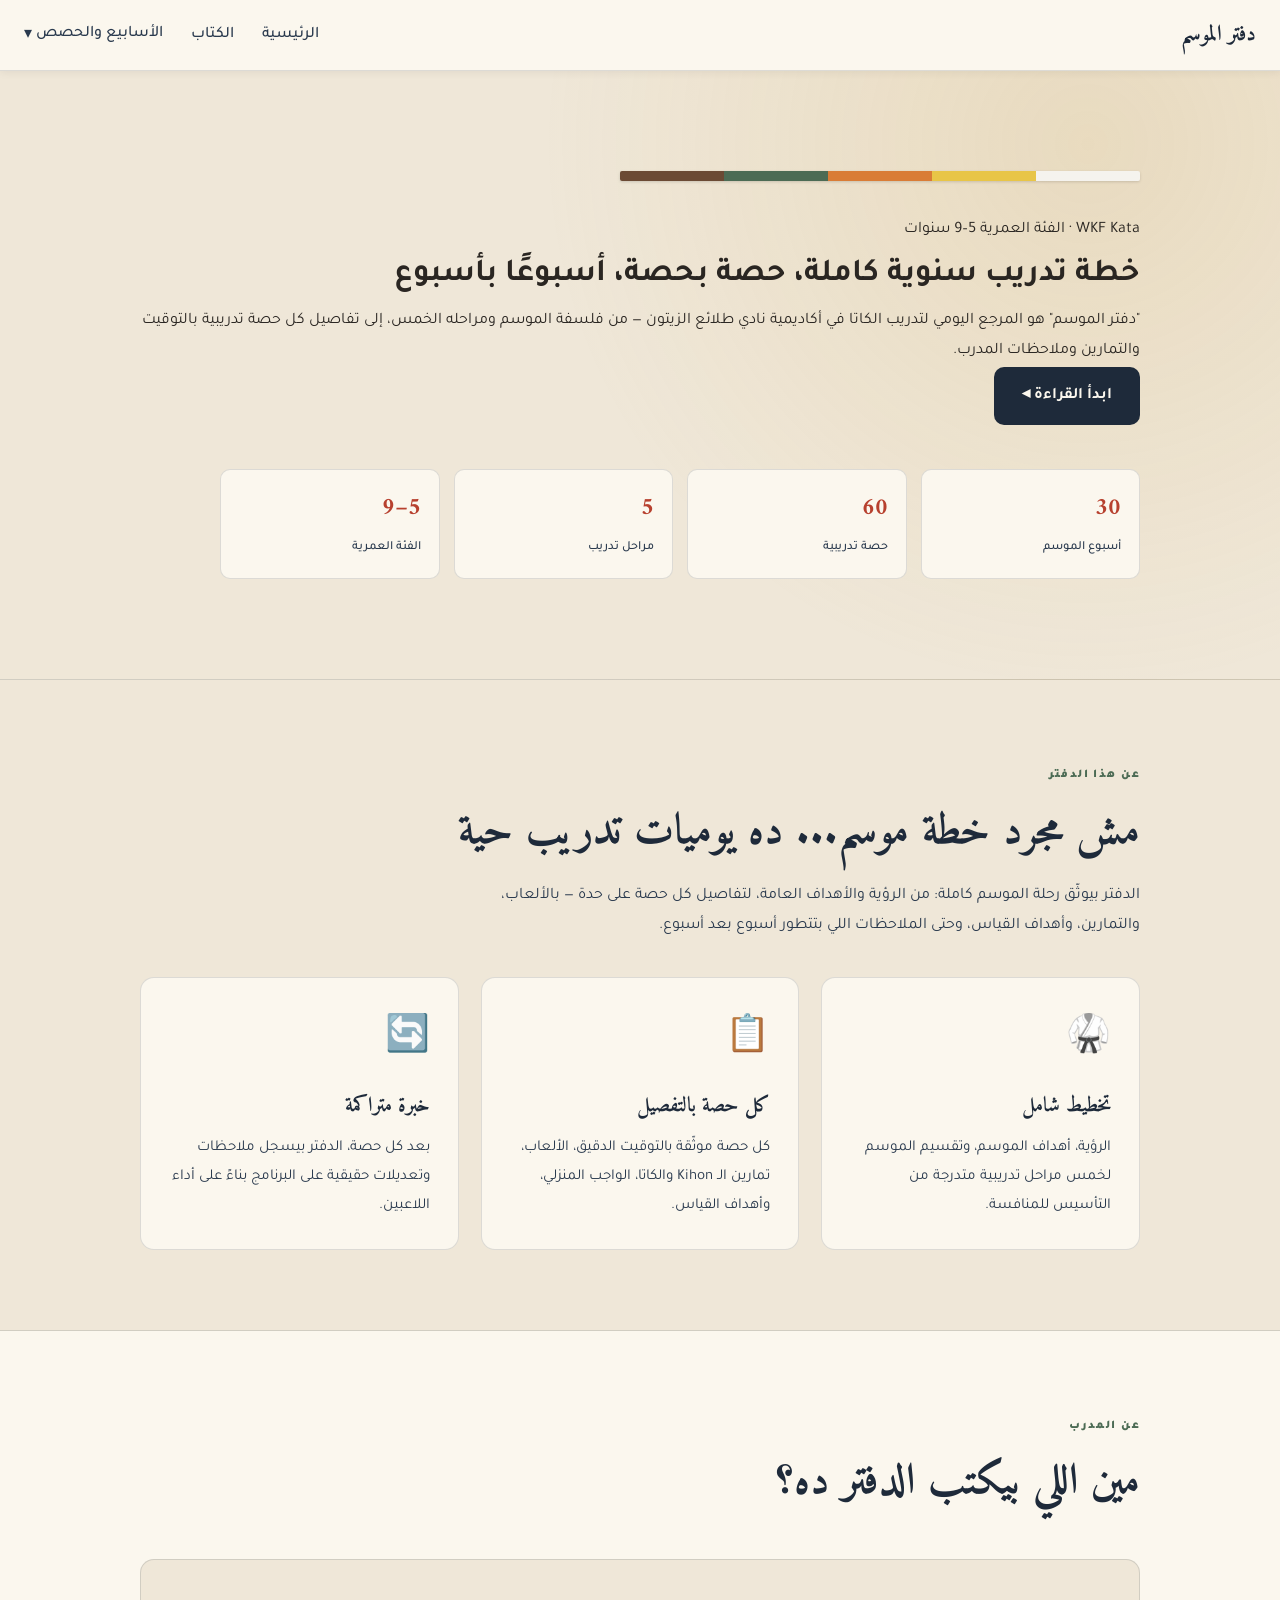
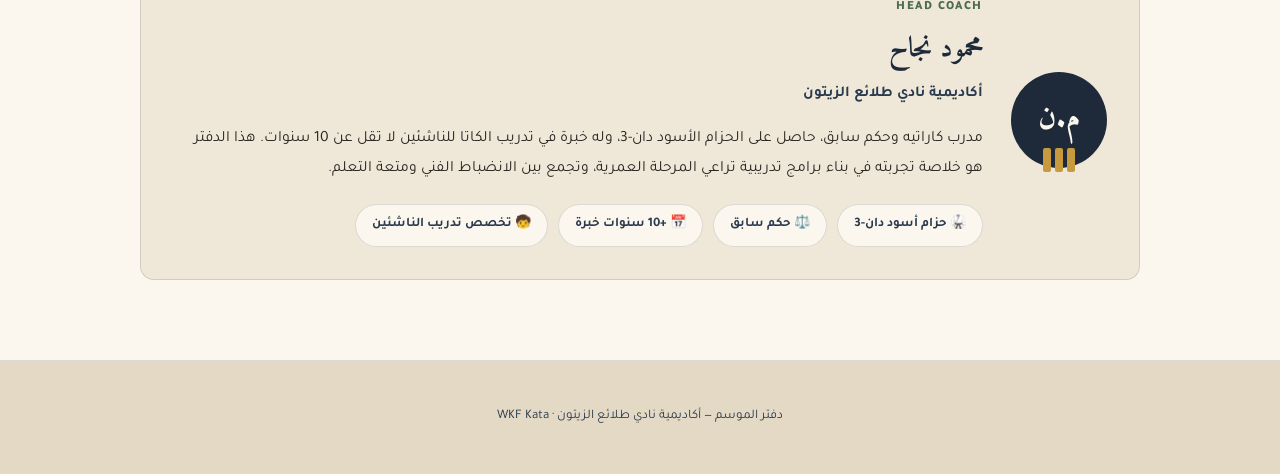
<file: index.html>
<!DOCTYPE html>
<html lang="ar" dir="rtl">
<head>
<meta charset="UTF-8">
<meta name="viewport" content="width=device-width, initial-scale=1.0">
<title>دفتر الموسم | أكاديمية نادي طلائع الزيتون</title>
<link rel="preconnect" href="https://fonts.googleapis.com">
<link rel="preconnect" href="https://fonts.gstatic.com" crossorigin>
<link href="https://fonts.googleapis.com/css2?family=Amiri:wght@400;700&family=Tajawal:wght@300;400;500;700;900&display=swap" rel="stylesheet">
<link rel="stylesheet" href="css/style.css">
</head>
<body>


<!-- HERO -->
<header class="hero-landing">
  <div class="container">
  <div class="beltstrip">
    <span style="background:var(--belt1)"></span>
    <span style="background:var(--belt2)"></span>
    <span style="background:var(--belt3)"></span>
    <span style="background:var(--belt4)"></span>
    <span style="background:var(--belt5)"></span>
  </div>
  <span class="kicker">WKF Kata · الفئة العمرية 5–9 سنوات</span>
  <h1>خطة تدريب سنوية كاملة، حصة بحصة، أسبوعًا بأسبوع</h1>
  <p class="lead">
    "دفتر الموسم" هو المرجع اليومي لتدريب الكاتا في أكاديمية نادي طلائع الزيتون — من فلسفة الموسم ومراحله الخمس، إلى تفاصيل كل حصة تدريبية بالتوقيت والتمارين وملاحظات المدرب.
  </p>
  <a class="cta-btn" href="intro.html">ابدأ القراءة ◂</a>

  <div class="stat-grid" style="margin-top:44px;">
    <div class="stat"><b>30</b><span>أسبوع الموسم</span></div>
    <div class="stat"><b>60</b><span>حصة تدريبية</span></div>
    <div class="stat"><b>5</b><span>مراحل تدريب</span></div>
    <div class="stat"><b>5–9</b><span>الفئة العمرية</span></div>
  </div>
  </div>
</header>

<!-- ABOUT THE NOTEBOOK -->
<section style="padding:80px 64px; border-bottom:1px solid var(--line);">
  <div class="container">
  <span class="eyebrow">عن هذا الدفتر</span>
  <h2 class="title">مش مجرد خطة موسم... ده يوميات تدريب حية</h2>
  <p class="section-sub">
    الدفتر بيوثّق رحلة الموسم كاملة: من الرؤية والأهداف العامة، لتفاصيل كل حصة على حدة — بالألعاب، والتمارين، وأهداف القياس، وحتى الملاحظات اللي بتتطور أسبوع بعد أسبوع.
  </p>

  <div class="feature-grid">
    <div class="feature-card">
      <span class="ic">🥋</span>
      <h3>تخطيط شامل</h3>
      <p>الرؤية، أهداف الموسم، وتقسيم الموسم لخمس مراحل تدريبية متدرجة من التأسيس للمنافسة.</p>
    </div>
    <div class="feature-card">
      <span class="ic">📋</span>
      <h3>كل حصة بالتفصيل</h3>
      <p>كل حصة موثّقة بالتوقيت الدقيق، الألعاب، تمارين الـ Kihon والكاتا، الواجب المنزلي، وأهداف القياس.</p>
    </div>
    <div class="feature-card">
      <span class="ic">🔄</span>
      <h3>خبرة متراكمة</h3>
      <p>بعد كل حصة، الدفتر بيسجل ملاحظات وتعديلات حقيقية على البرنامج بناءً على أداء اللاعبين.</p>
    </div>
  </div>
  </div>
</section>

<!-- ABOUT THE COACH -->
<section style="padding:80px 64px; background:var(--paper); border-bottom:1px solid var(--line);">
  <div class="container">
  <span class="eyebrow">عن المدرب</span>
  <h2 class="title" style="margin-bottom:36px;">مين اللي بيكتب الدفتر ده؟</h2>

  <div class="coach-card">
    <div class="avatar-wrap">
      <div class="avatar-badge">م.ن</div>
      <div class="dan-belt">
        <span></span><span></span><span></span>
      </div>
    </div>
    <div class="coach-info">
      <span class="kicker">Head Coach</span>
      <h2>محمود نجاح</h2>
      <span class="academy">أكاديمية نادي طلائع الزيتون</span>
      <p class="bio">
        مدرب كاراتيه وحكم سابق، حاصل على الحزام الأسود دان-3، وله خبرة في تدريب الكاتا للناشئين لا تقل عن 10 سنوات. هذا الدفتر هو خلاصة تجربته في بناء برامج تدريبية تراعي المرحلة العمرية، وتجمع بين الانضباط الفني ومتعة التعلم.
      </p>
      <div class="credential-row">
        <span class="credential-chip">🥋 حزام أسود دان-3</span>
        <span class="credential-chip">⚖️ حكم سابق</span>
        <span class="credential-chip">📅 +10 سنوات خبرة</span>
        <span class="credential-chip">🧒 تخصص تدريب الناشئين</span>
      </div>
    </div>
  </div>
  </div>
</section>

<footer class="landing-footer">
  دفتر الموسم — أكاديمية نادي طلائع الزيتون · WKF Kata
</footer>

<script src="js/main.js"></script>
</body>
</html>
</file>
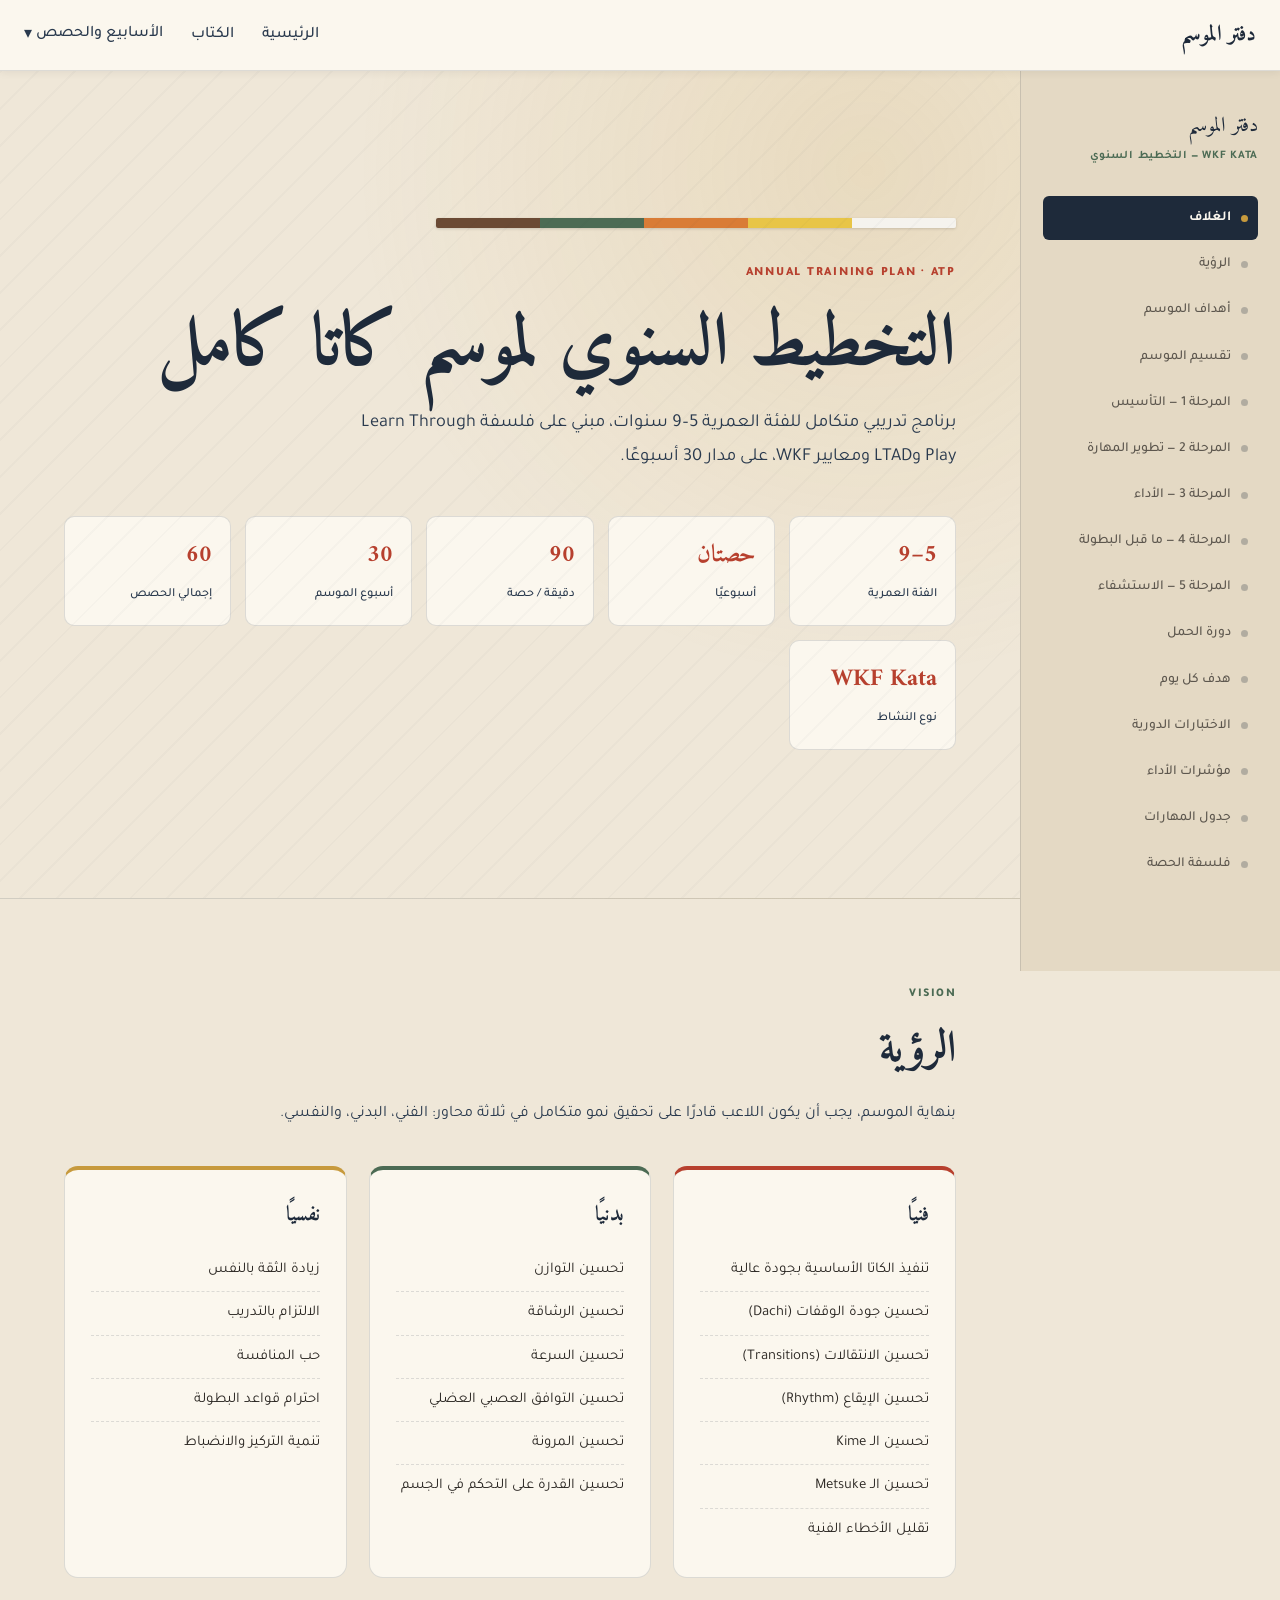
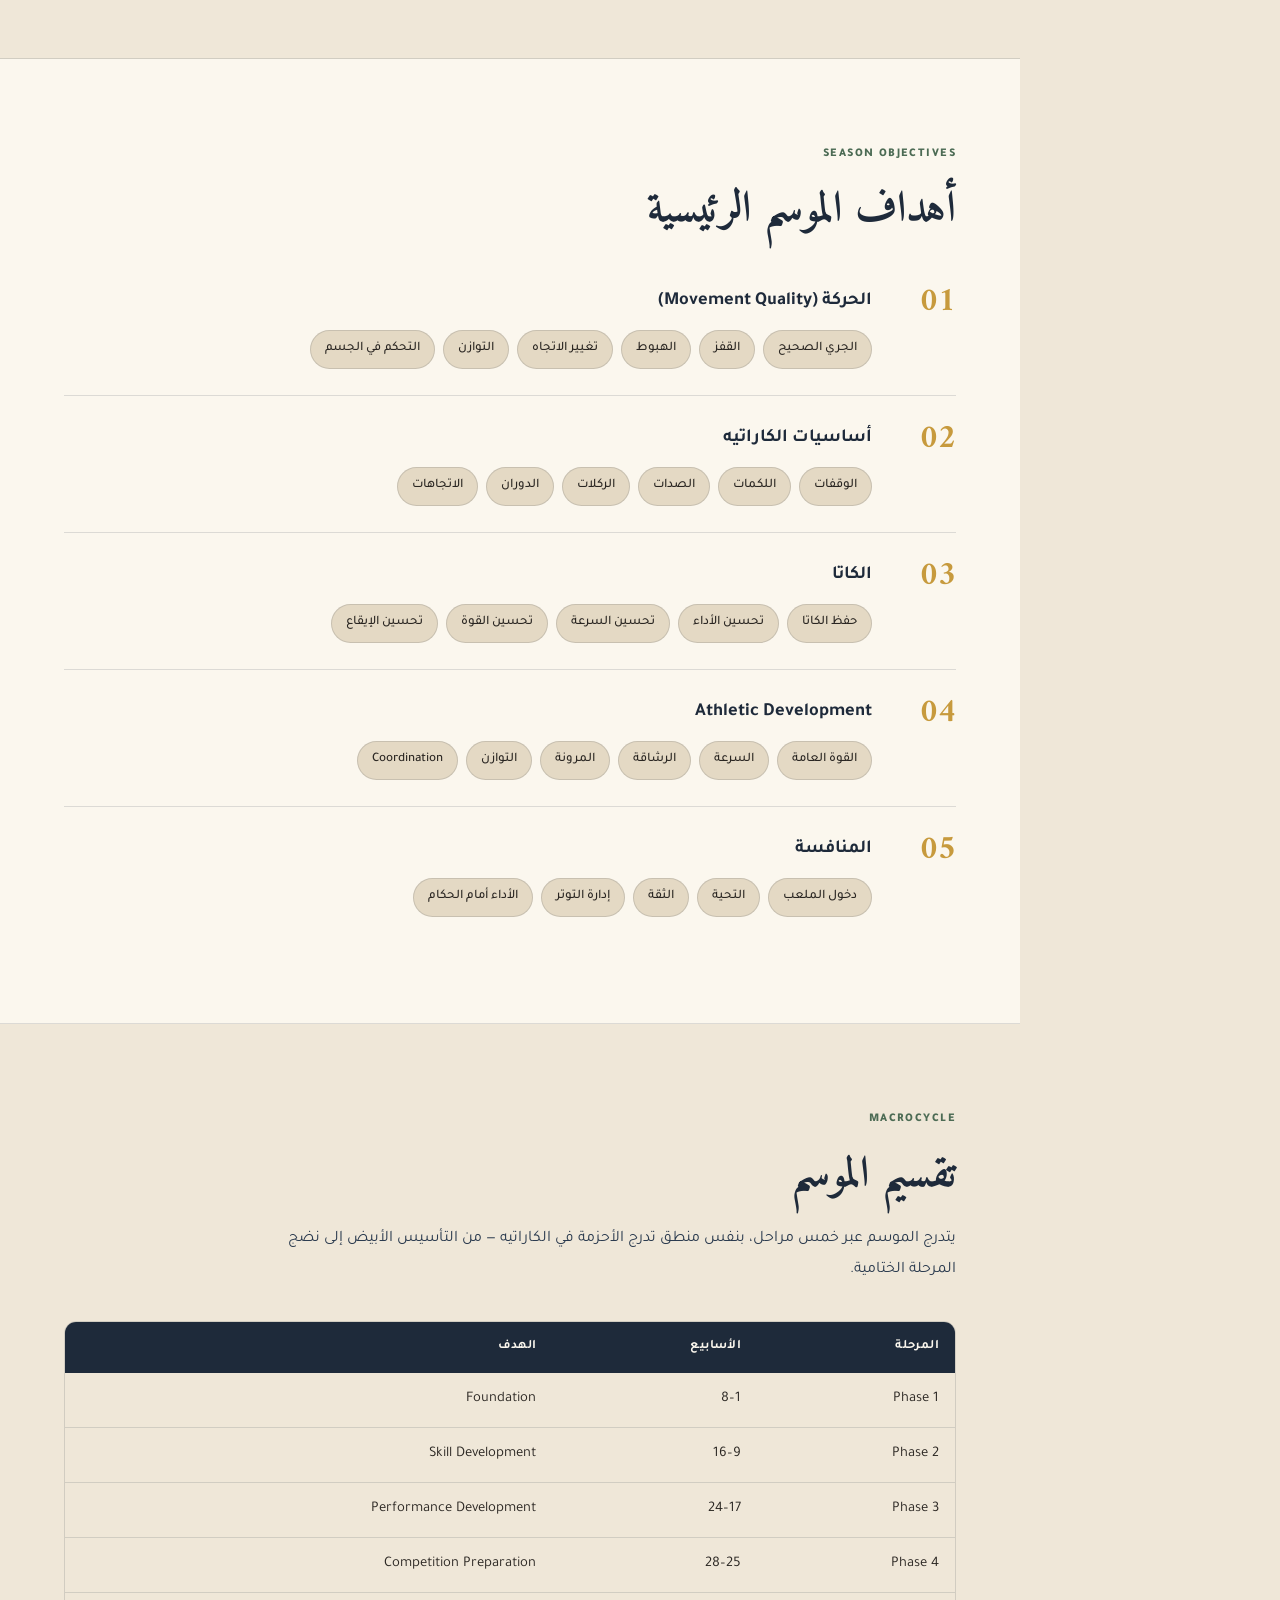
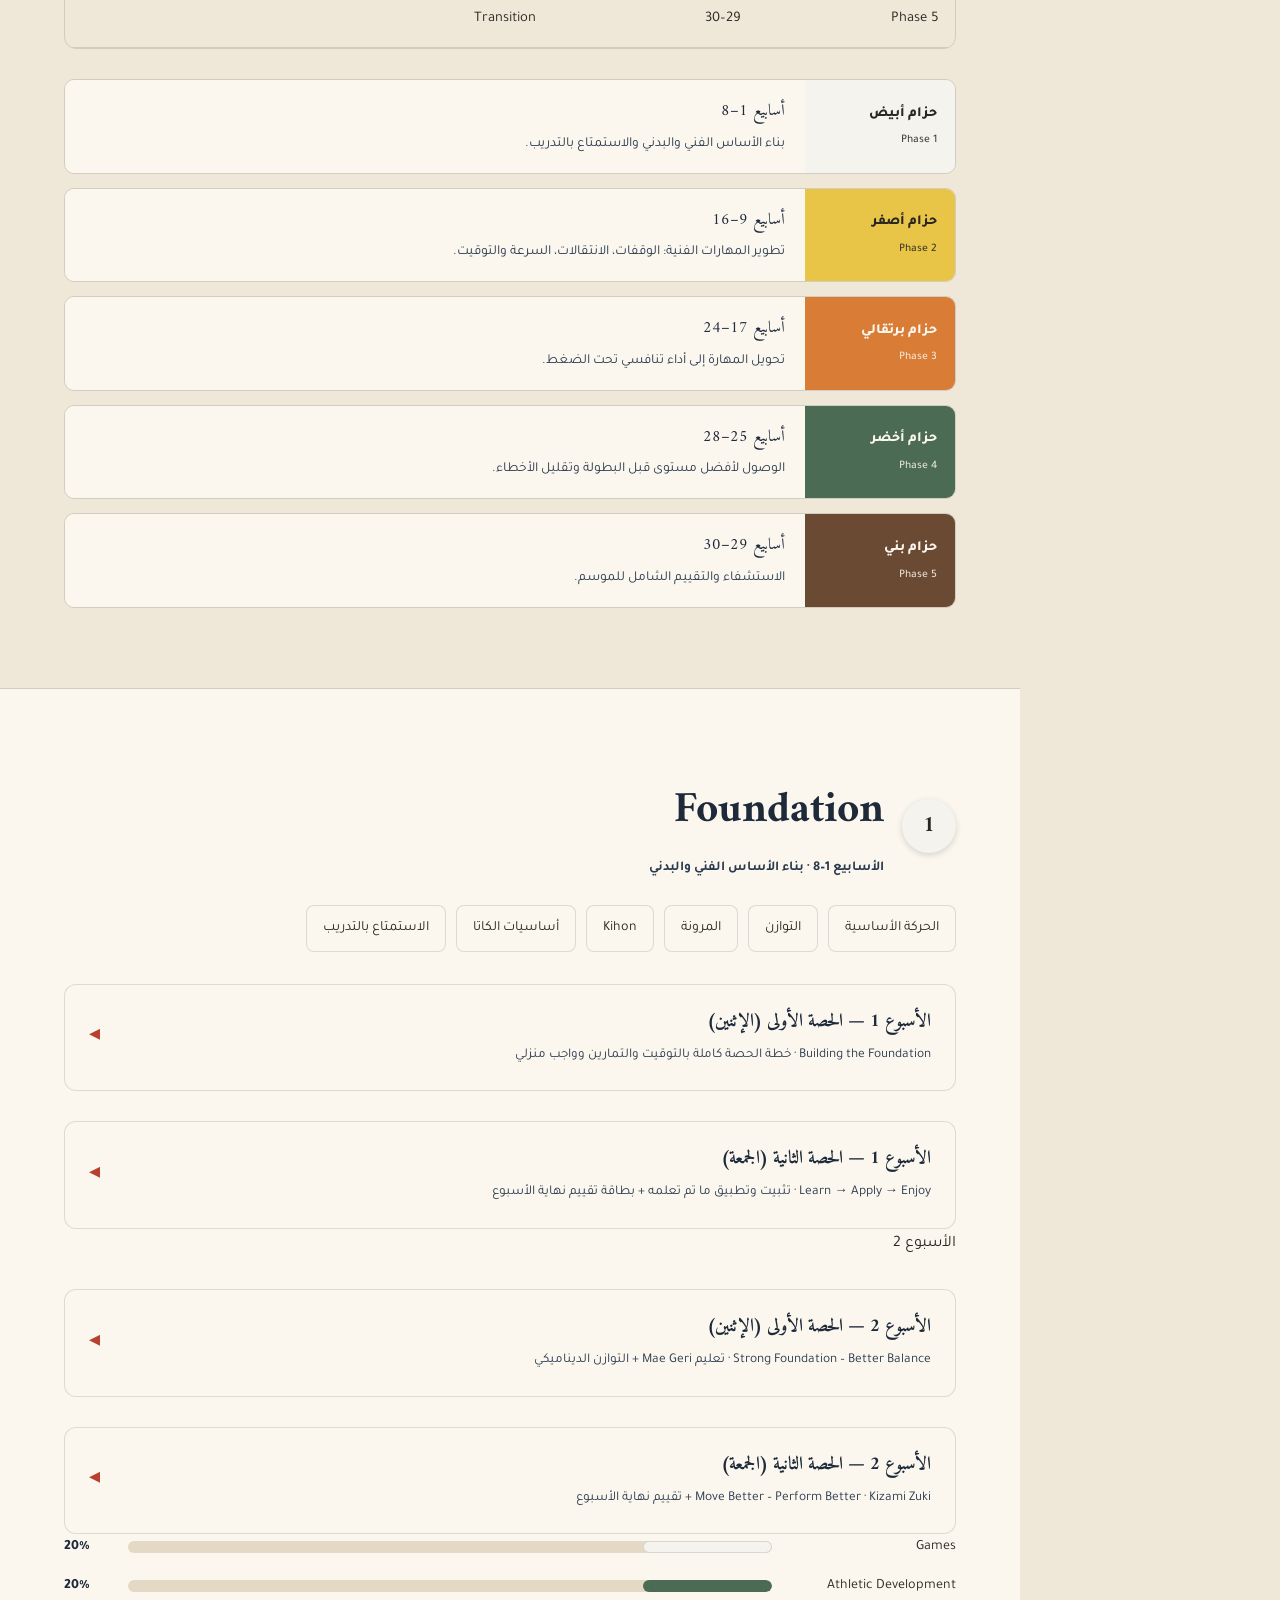
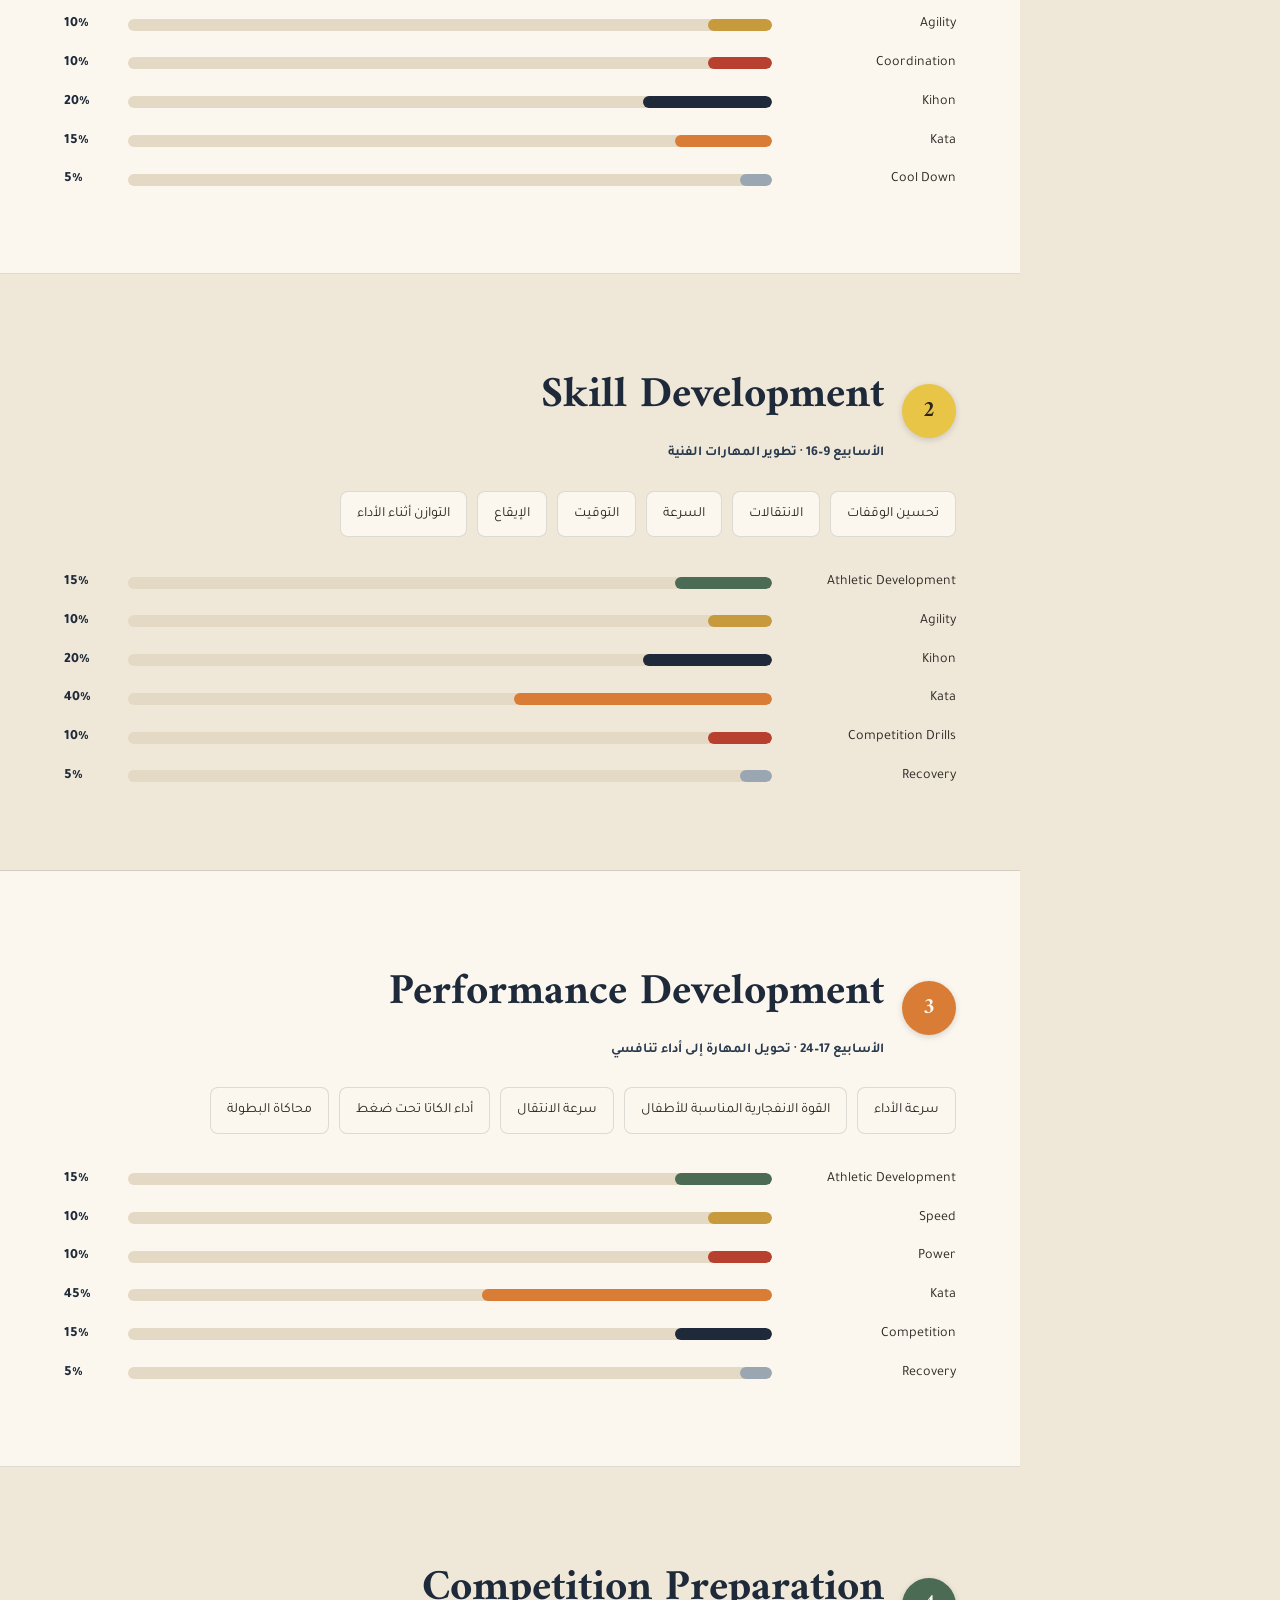
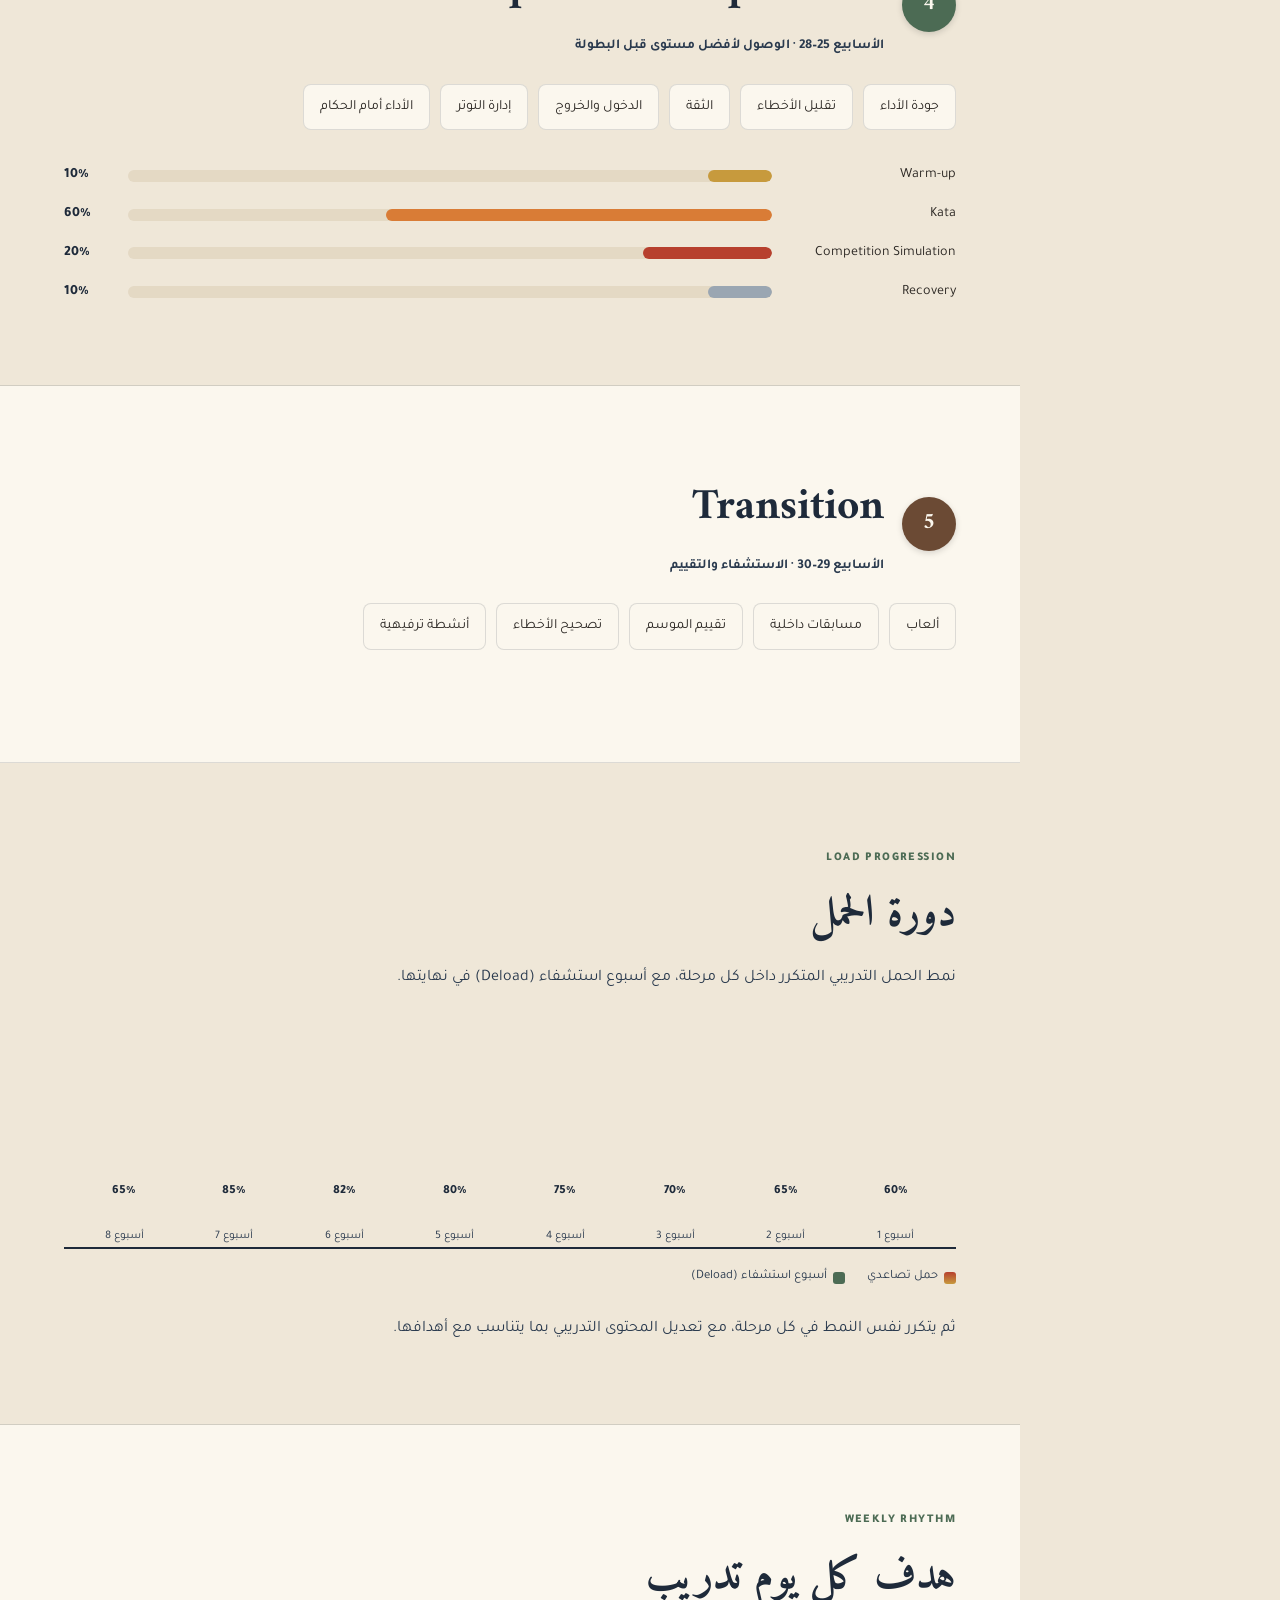
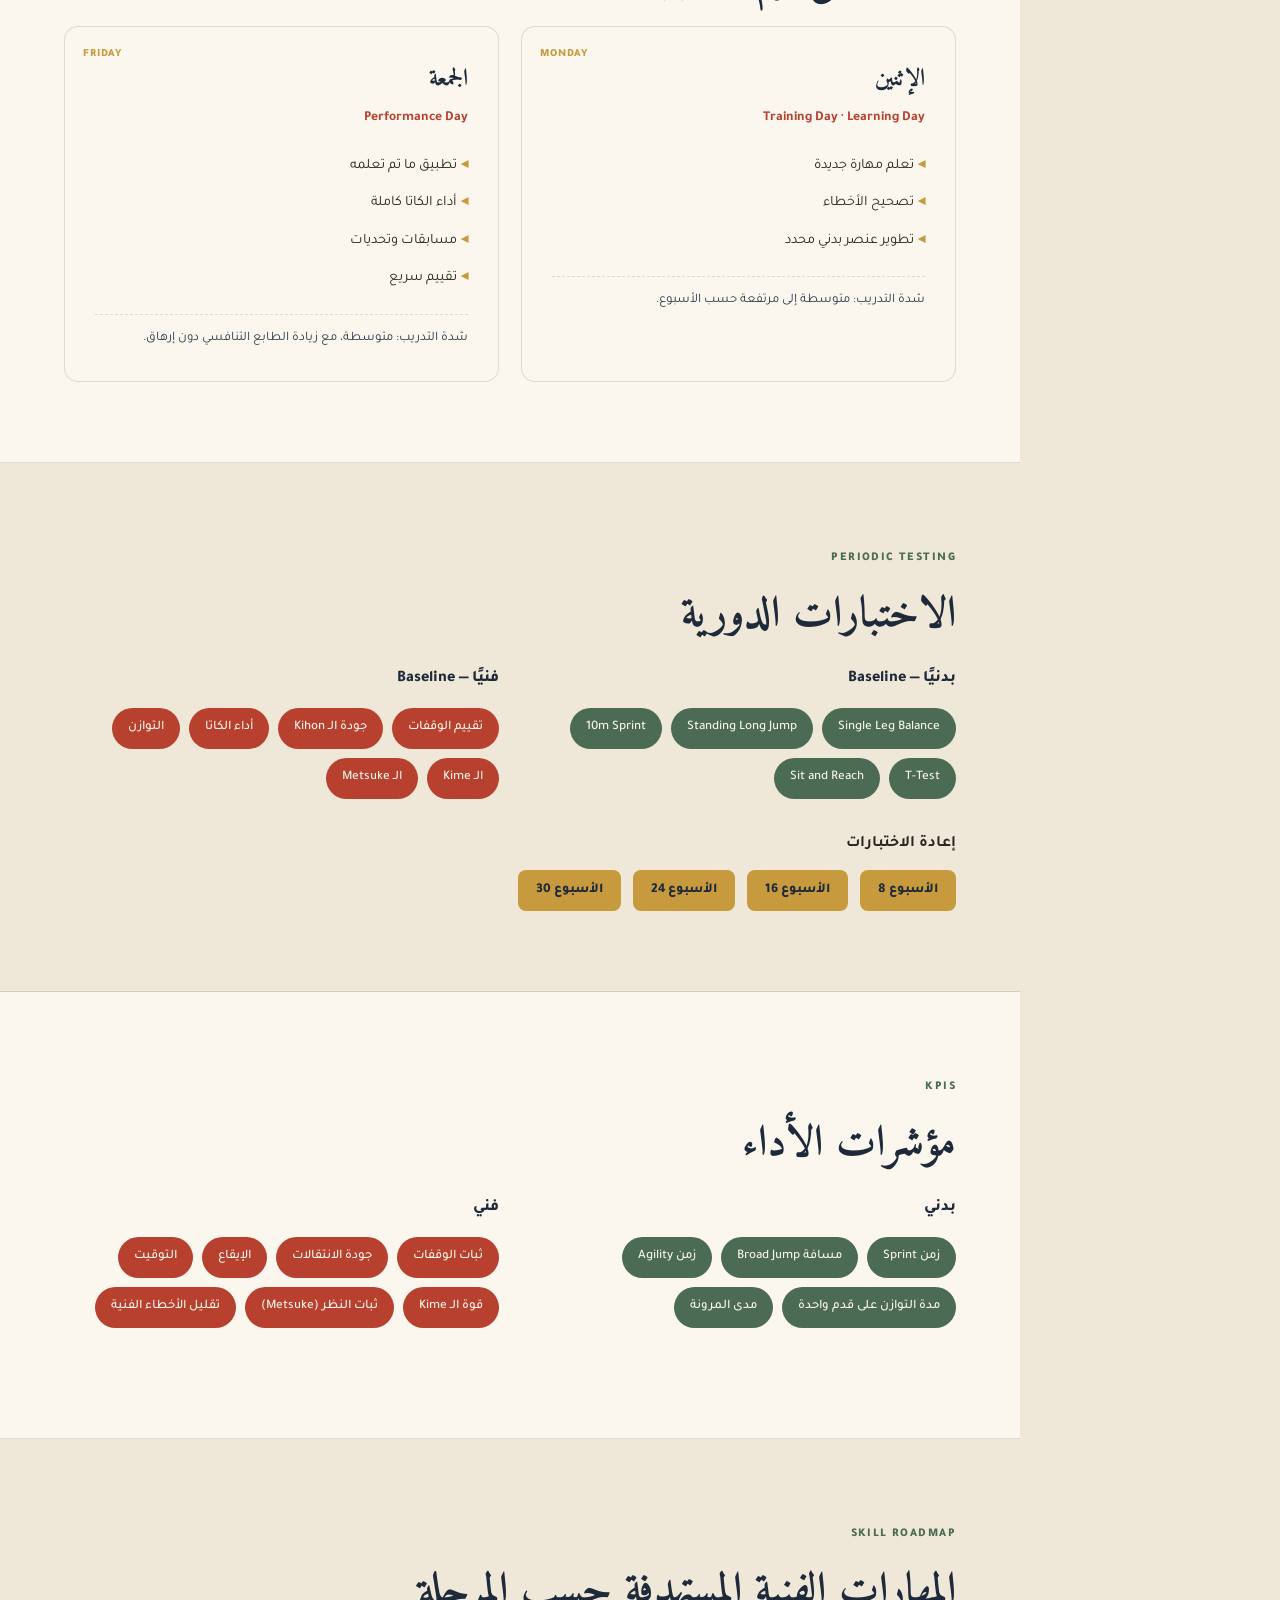
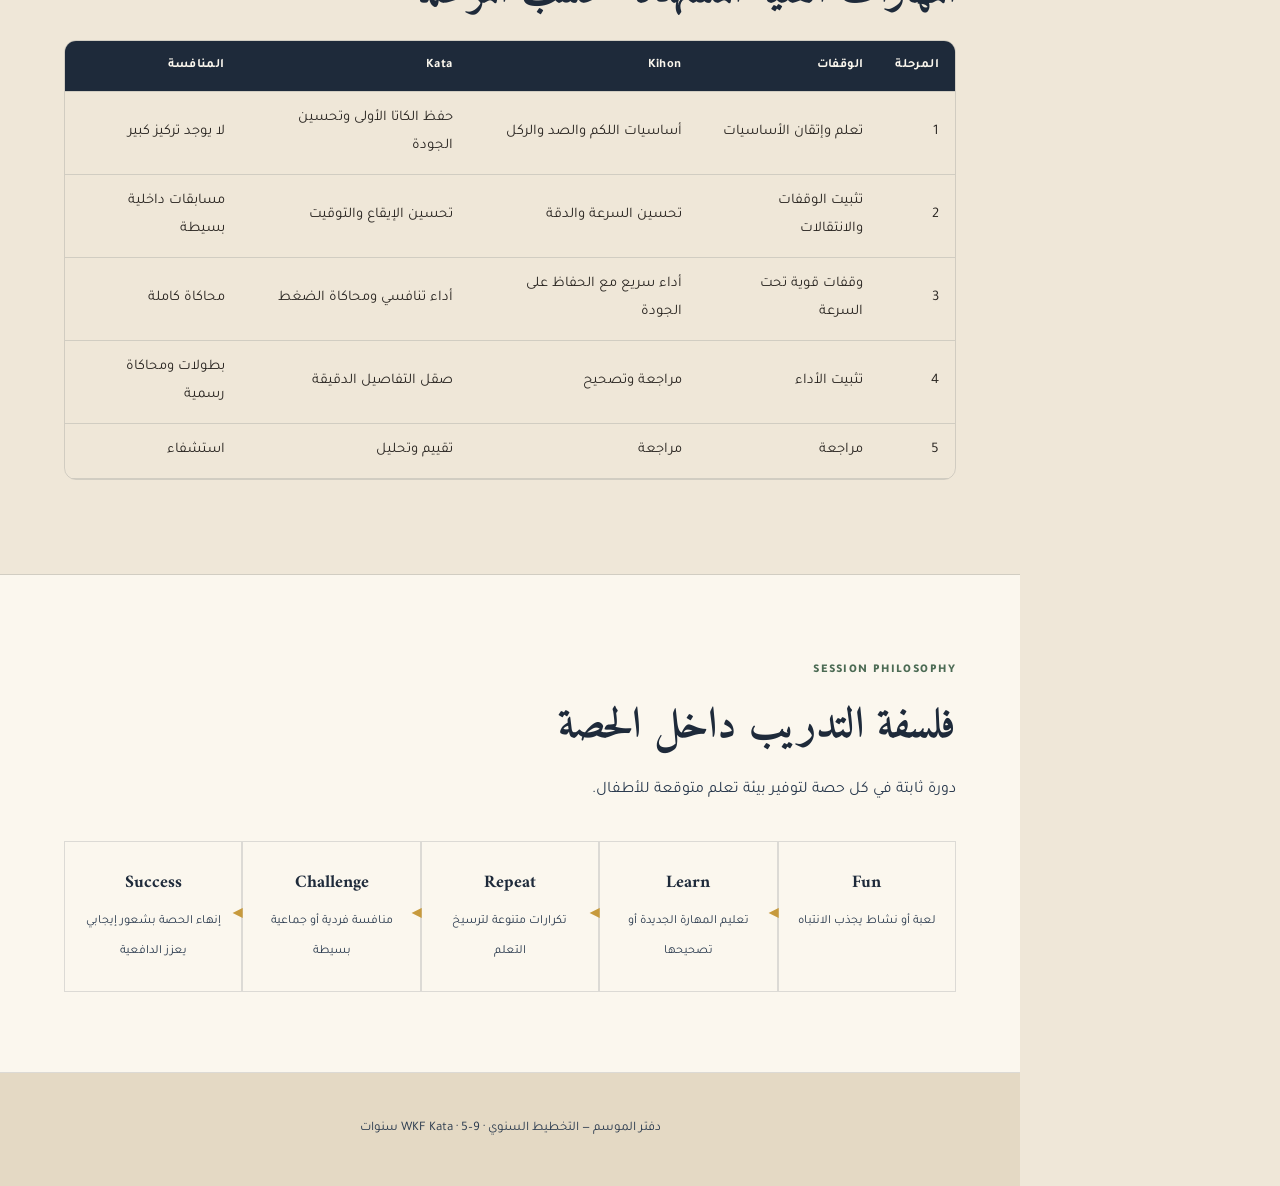
<file: intro.html>
<!DOCTYPE html>
<html lang="ar" dir="rtl">
<head>
<meta charset="UTF-8">
<meta name="viewport" content="width=device-width, initial-scale=1.0">
<title>التخطيط السنوي | WKF Kata — 5-9 سنوات</title>
<link rel="preconnect" href="https://fonts.googleapis.com">
<link rel="preconnect" href="https://fonts.gstatic.com" crossorigin>
<link href="https://fonts.googleapis.com/css2?family=Amiri:wght@400;700&family=Tajawal:wght@300;400;500;700;900&display=swap" rel="stylesheet">
<link rel="stylesheet" href="css/style.css">
</head>
<body>



<div id="progress"><div id="progress-fill"></div></div>

<div class="layout">
  <nav class="toc">
    <span class="brand">دفتر الموسم</span>
    <span class="brand-sub">WKF KATA — التخطيط السنوي</span>
    <ul>
      <li><a href="#cover"><span class="dot"></span> الغلاف</a></li>
      <li><a href="#vision"><span class="dot"></span> الرؤية</a></li>
      <li><a href="#objectives"><span class="dot"></span> أهداف الموسم</a></li>
      <li><a href="#macrocycle"><span class="dot"></span> تقسيم الموسم</a></li>
      <li><a href="#phase1"><span class="dot"></span> المرحلة 1 — التأسيس</a></li>
      <li><a href="#phase2"><span class="dot"></span> المرحلة 2 — تطوير المهارة</a></li>
      <li><a href="#phase3"><span class="dot"></span> المرحلة 3 — الأداء</a></li>
      <li><a href="#phase4"><span class="dot"></span> المرحلة 4 — ما قبل البطولة</a></li>
      <li><a href="#phase5"><span class="dot"></span> المرحلة 5 — الاستشفاء</a></li>
      <li><a href="#load"><span class="dot"></span> دورة الحمل</a></li>
      <li><a href="#days"><span class="dot"></span> هدف كل يوم</a></li>
      <li><a href="#testing"><span class="dot"></span> الاختبارات الدورية</a></li>
      <li><a href="#kpis"><span class="dot"></span> مؤشرات الأداء</a></li>
      <li><a href="#skills-table"><span class="dot"></span> جدول المهارات</a></li>
      <li><a href="#philosophy"><span class="dot"></span> فلسفة الحصة</a></li>
    </ul>
  </nav>

  <main>
    <!-- COVER -->
    <header class="cover" id="cover">
      <div class="beltstrip">
        <span style="background:var(--belt1)"></span>
        <span style="background:var(--belt2)"></span>
        <span style="background:var(--belt3)"></span>
        <span style="background:var(--belt4)"></span>
        <span style="background:var(--belt5)"></span>
      </div>
      <span class="kicker">Annual Training Plan · ATP</span>
      <h1>التخطيط السنوي لموسم كاتا كامل</h1>
      <p class="lead">برنامج تدريبي متكامل للفئة العمرية 5–9 سنوات، مبني على فلسفة Learn Through Play وLTAD ومعايير WKF، على مدار 30 أسبوعًا.</p>
      <div class="stat-grid">
        <div class="stat"><b>5–9</b><span>الفئة العمرية</span></div>
        <div class="stat"><b>حصتان</b><span>أسبوعيًا</span></div>
        <div class="stat"><b>90</b><span>دقيقة / حصة</span></div>
        <div class="stat"><b>30</b><span>أسبوع الموسم</span></div>
        <div class="stat"><b>60</b><span>إجمالي الحصص</span></div>
        <div class="stat"><b>WKF Kata</b><span>نوع النشاط</span></div>
      </div>
    </header>

    <!-- VISION -->
    <section id="vision">
      <span class="eyebrow">Vision</span>
      <h2 class="title">الرؤية</h2>
      <p class="section-sub">بنهاية الموسم، يجب أن يكون اللاعب قادرًا على تحقيق نمو متكامل في ثلاثة محاور: الفني، البدني، والنفسي.</p>
      <div class="grid3">
        <div class="pillar tech">
          <h3>فنيًا</h3>
          <ul>
            <li>تنفيذ الكاتا الأساسية بجودة عالية</li>
            <li>تحسين جودة الوقفات (Dachi)</li>
            <li>تحسين الانتقالات (Transitions)</li>
            <li>تحسين الإيقاع (Rhythm)</li>
            <li>تحسين الـ Kime</li>
            <li>تحسين الـ Metsuke</li>
            <li>تقليل الأخطاء الفنية</li>
          </ul>
        </div>
        <div class="pillar phys">
          <h3>بدنيًا</h3>
          <ul>
            <li>تحسين التوازن</li>
            <li>تحسين الرشاقة</li>
            <li>تحسين السرعة</li>
            <li>تحسين التوافق العصبي العضلي</li>
            <li>تحسين المرونة</li>
            <li>تحسين القدرة على التحكم في الجسم</li>
          </ul>
        </div>
        <div class="pillar psych">
          <h3>نفسيًا</h3>
          <ul>
            <li>زيادة الثقة بالنفس</li>
            <li>الالتزام بالتدريب</li>
            <li>حب المنافسة</li>
            <li>احترام قواعد البطولة</li>
            <li>تنمية التركيز والانضباط</li>
          </ul>
        </div>
      </div>
    </section>

    <!-- OBJECTIVES -->
    <section class="alt" id="objectives">
      <span class="eyebrow">Season Objectives</span>
      <h2 class="title">أهداف الموسم الرئيسية</h2>

      <div class="goal-block">
        <span class="goal-num">01</span>
        <div>
          <h4>الحركة (Movement Quality)</h4>
          <div class="chip-row">
            <span class="chip">الجري الصحيح</span><span class="chip">القفز</span><span class="chip">الهبوط</span>
            <span class="chip">تغيير الاتجاه</span><span class="chip">التوازن</span><span class="chip">التحكم في الجسم</span>
          </div>
        </div>
      </div>
      <div class="goal-block">
        <span class="goal-num">02</span>
        <div>
          <h4>أساسيات الكاراتيه</h4>
          <div class="chip-row">
            <span class="chip">الوقفات</span><span class="chip">اللكمات</span><span class="chip">الصدات</span>
            <span class="chip">الركلات</span><span class="chip">الدوران</span><span class="chip">الاتجاهات</span>
          </div>
        </div>
      </div>
      <div class="goal-block">
        <span class="goal-num">03</span>
        <div>
          <h4>الكاتا</h4>
          <div class="chip-row">
            <span class="chip">حفظ الكاتا</span><span class="chip">تحسين الأداء</span>
            <span class="chip">تحسين السرعة</span><span class="chip">تحسين القوة</span><span class="chip">تحسين الإيقاع</span>
          </div>
        </div>
      </div>
      <div class="goal-block">
        <span class="goal-num">04</span>
        <div>
          <h4>Athletic Development</h4>
          <div class="chip-row">
            <span class="chip">القوة العامة</span><span class="chip">السرعة</span><span class="chip">الرشاقة</span>
            <span class="chip">المرونة</span><span class="chip">التوازن</span><span class="chip">Coordination</span>
          </div>
        </div>
      </div>
      <div class="goal-block">
        <span class="goal-num">05</span>
        <div>
          <h4>المنافسة</h4>
          <div class="chip-row">
            <span class="chip">دخول الملعب</span><span class="chip">التحية</span><span class="chip">الثقة</span>
            <span class="chip">إدارة التوتر</span><span class="chip">الأداء أمام الحكام</span>
          </div>
        </div>
      </div>
    </section>

    <!-- MACROCYCLE -->
    <section id="macrocycle">
      <span class="eyebrow">Macrocycle</span>
      <h2 class="title">تقسيم الموسم</h2>
      <p class="section-sub">يتدرج الموسم عبر خمس مراحل، بنفس منطق تدرج الأحزمة في الكاراتيه — من التأسيس الأبيض إلى نضج المرحلة الختامية.</p>

      <div class="tblwrap">
        <table>
          <thead><tr><th>المرحلة</th><th>الأسابيع</th><th>الهدف</th></tr></thead>
          <tbody>
            <tr><td>Phase 1</td><td>1–8</td><td>Foundation</td></tr>
            <tr><td>Phase 2</td><td>9–16</td><td>Skill Development</td></tr>
            <tr><td>Phase 3</td><td>17–24</td><td>Performance Development</td></tr>
            <tr><td>Phase 4</td><td>25–28</td><td>Competition Preparation</td></tr>
            <tr><td>Phase 5</td><td>29–30</td><td>Transition</td></tr>
          </tbody>
        </table>
      </div>

      <div class="belt-timeline">
        <div class="belt-row">
          <div class="belt-label" style="background:var(--belt1); color:var(--belt1-ink);">حزام أبيض<small>Phase 1</small></div>
          <div class="belt-body"><span class="weeks">أسابيع 1–8</span>بناء الأساس الفني والبدني والاستمتاع بالتدريب.</div>
        </div>
        <div class="belt-row">
          <div class="belt-label" style="background:var(--belt2); color:var(--belt2-ink);">حزام أصفر<small>Phase 2</small></div>
          <div class="belt-body"><span class="weeks">أسابيع 9–16</span>تطوير المهارات الفنية: الوقفات، الانتقالات، السرعة والتوقيت.</div>
        </div>
        <div class="belt-row">
          <div class="belt-label" style="background:var(--belt3); color:var(--belt3-ink);">حزام برتقالي<small>Phase 3</small></div>
          <div class="belt-body"><span class="weeks">أسابيع 17–24</span>تحويل المهارة إلى أداء تنافسي تحت الضغط.</div>
        </div>
        <div class="belt-row">
          <div class="belt-label" style="background:var(--belt4); color:var(--belt4-ink);">حزام أخضر<small>Phase 4</small></div>
          <div class="belt-body"><span class="weeks">أسابيع 25–28</span>الوصول لأفضل مستوى قبل البطولة وتقليل الأخطاء.</div>
        </div>
        <div class="belt-row">
          <div class="belt-label" style="background:var(--belt5); color:var(--belt5-ink);">حزام بني<small>Phase 5</small></div>
          <div class="belt-body"><span class="weeks">أسابيع 29–30</span>الاستشفاء والتقييم الشامل للموسم.</div>
        </div>
      </div>
    </section>

    <!-- PHASE 1 -->
    <section class="alt" id="phase1">
      <div class="phase-head">
        <div class="phase-badge" style="background:var(--belt1); color:var(--belt1-ink);">1</div>
        <div>
          <h2 class="title" style="margin-bottom:2px;">Foundation</h2>
          <span class="phase-weeks">الأسابيع 1–8 · بناء الأساس الفني والبدني</span>
        </div>
      </div>
      <ul class="priority-list">
        <li>الحركة الأساسية</li><li>التوازن</li><li>المرونة</li><li>Kihon</li>
        <li>أساسيات الكاتا</li><li>الاستمتاع بالتدريب</li>
      </ul>

      <div class="week-sessions">
        <a class="week-link-card" href="weeks/week01/session01.html">
          <div class="wl-text">
            <b>الأسبوع 1 — الحصة الأولى (الإثنين)</b>
            <span>Building the Foundation · خطة الحصة كاملة بالتوقيت والتمارين وواجب منزلي</span>
          </div>
          <span class="arrow">◂</span>
        </a>
        <a class="week-link-card" href="weeks/week01/session02.html">
          <div class="wl-text">
            <b>الأسبوع 1 — الحصة الثانية (الجمعة)</b>
            <span>Learn → Apply → Enjoy · تثبيت وتطبيق ما تم تعلمه + بطاقة تقييم نهاية الأسبوع</span>
          </div>
          <span class="arrow">◂</span>
        </a>
      </div>

      <div class="week-group-label">الأسبوع 2</div>
      <div class="week-sessions">
        <a class="week-link-card" href="weeks/week02/session01.html">
          <div class="wl-text">
            <b>الأسبوع 2 — الحصة الأولى (الإثنين)</b>
            <span>Strong Foundation – Better Balance · تعليم Mae Geri + التوازن الديناميكي</span>
          </div>
          <span class="arrow">◂</span>
        </a>
        <a class="week-link-card" href="weeks/week02/session02.html">
          <div class="wl-text">
            <b>الأسبوع 2 — الحصة الثانية (الجمعة)</b>
            <span>Move Better – Perform Better · Kizami Zuki + تقييم نهاية الأسبوع</span>
          </div>
          <span class="arrow">◂</span>
        </a>
      </div>

      <div class="ratio-bars">
        <div class="ratio-row"><span>Games</span><div class="ratio-track"><div class="ratio-fill" style="width:20%; background:var(--belt1); border:1px solid var(--line);"></div></div><span class="ratio-pct">20%</span></div>
        <div class="ratio-row"><span>Athletic Development</span><div class="ratio-track"><div class="ratio-fill" style="width:20%; background:var(--mat-green);"></div></div><span class="ratio-pct">20%</span></div>
        <div class="ratio-row"><span>Agility</span><div class="ratio-track"><div class="ratio-fill" style="width:10%; background:var(--gold);"></div></div><span class="ratio-pct">10%</span></div>
        <div class="ratio-row"><span>Coordination</span><div class="ratio-track"><div class="ratio-fill" style="width:10%; background:var(--belt-red);"></div></div><span class="ratio-pct">10%</span></div>
        <div class="ratio-row"><span>Kihon</span><div class="ratio-track"><div class="ratio-fill" style="width:20%; background:var(--ink);"></div></div><span class="ratio-pct">20%</span></div>
        <div class="ratio-row"><span>Kata</span><div class="ratio-track"><div class="ratio-fill" style="width:15%; background:var(--belt3);"></div></div><span class="ratio-pct">15%</span></div>
        <div class="ratio-row"><span>Cool Down</span><div class="ratio-track"><div class="ratio-fill" style="width:5%; background:#9aa6b2;"></div></div><span class="ratio-pct">5%</span></div>
      </div>
    </section>

    <!-- PHASE 2 -->
    <section id="phase2">
      <div class="phase-head">
        <div class="phase-badge" style="background:var(--belt2); color:var(--belt2-ink);">2</div>
        <div>
          <h2 class="title" style="margin-bottom:2px;">Skill Development</h2>
          <span class="phase-weeks">الأسابيع 9–16 · تطوير المهارات الفنية</span>
        </div>
      </div>
      <ul class="priority-list">
        <li>تحسين الوقفات</li><li>الانتقالات</li><li>السرعة</li><li>التوقيت</li>
        <li>الإيقاع</li><li>التوازن أثناء الأداء</li>
      </ul>
      <div class="ratio-bars">
        <div class="ratio-row"><span>Athletic Development</span><div class="ratio-track"><div class="ratio-fill" style="width:15%; background:var(--mat-green);"></div></div><span class="ratio-pct">15%</span></div>
        <div class="ratio-row"><span>Agility</span><div class="ratio-track"><div class="ratio-fill" style="width:10%; background:var(--gold);"></div></div><span class="ratio-pct">10%</span></div>
        <div class="ratio-row"><span>Kihon</span><div class="ratio-track"><div class="ratio-fill" style="width:20%; background:var(--ink);"></div></div><span class="ratio-pct">20%</span></div>
        <div class="ratio-row"><span>Kata</span><div class="ratio-track"><div class="ratio-fill" style="width:40%; background:var(--belt3);"></div></div><span class="ratio-pct">40%</span></div>
        <div class="ratio-row"><span>Competition Drills</span><div class="ratio-track"><div class="ratio-fill" style="width:10%; background:var(--belt-red);"></div></div><span class="ratio-pct">10%</span></div>
        <div class="ratio-row"><span>Recovery</span><div class="ratio-track"><div class="ratio-fill" style="width:5%; background:#9aa6b2;"></div></div><span class="ratio-pct">5%</span></div>
      </div>
    </section>

    <!-- PHASE 3 -->
    <section class="alt" id="phase3">
      <div class="phase-head">
        <div class="phase-badge" style="background:var(--belt3); color:var(--belt3-ink);">3</div>
        <div>
          <h2 class="title" style="margin-bottom:2px;">Performance Development</h2>
          <span class="phase-weeks">الأسابيع 17–24 · تحويل المهارة إلى أداء تنافسي</span>
        </div>
      </div>
      <ul class="priority-list">
        <li>سرعة الأداء</li><li>القوة الانفجارية المناسبة للأطفال</li><li>سرعة الانتقال</li>
        <li>أداء الكاتا تحت ضغط</li><li>محاكاة البطولة</li>
      </ul>
      <div class="ratio-bars">
        <div class="ratio-row"><span>Athletic Development</span><div class="ratio-track"><div class="ratio-fill" style="width:15%; background:var(--mat-green);"></div></div><span class="ratio-pct">15%</span></div>
        <div class="ratio-row"><span>Speed</span><div class="ratio-track"><div class="ratio-fill" style="width:10%; background:var(--gold);"></div></div><span class="ratio-pct">10%</span></div>
        <div class="ratio-row"><span>Power</span><div class="ratio-track"><div class="ratio-fill" style="width:10%; background:var(--belt-red);"></div></div><span class="ratio-pct">10%</span></div>
        <div class="ratio-row"><span>Kata</span><div class="ratio-track"><div class="ratio-fill" style="width:45%; background:var(--belt3);"></div></div><span class="ratio-pct">45%</span></div>
        <div class="ratio-row"><span>Competition</span><div class="ratio-track"><div class="ratio-fill" style="width:15%; background:var(--ink);"></div></div><span class="ratio-pct">15%</span></div>
        <div class="ratio-row"><span>Recovery</span><div class="ratio-track"><div class="ratio-fill" style="width:5%; background:#9aa6b2;"></div></div><span class="ratio-pct">5%</span></div>
      </div>
    </section>

    <!-- PHASE 4 -->
    <section id="phase4">
      <div class="phase-head">
        <div class="phase-badge" style="background:var(--belt4); color:var(--belt4-ink);">4</div>
        <div>
          <h2 class="title" style="margin-bottom:2px;">Competition Preparation</h2>
          <span class="phase-weeks">الأسابيع 25–28 · الوصول لأفضل مستوى قبل البطولة</span>
        </div>
      </div>
      <ul class="priority-list">
        <li>جودة الأداء</li><li>تقليل الأخطاء</li><li>الثقة</li>
        <li>الدخول والخروج</li><li>إدارة التوتر</li><li>الأداء أمام الحكام</li>
      </ul>
      <div class="ratio-bars">
        <div class="ratio-row"><span>Warm-up</span><div class="ratio-track"><div class="ratio-fill" style="width:10%; background:var(--gold);"></div></div><span class="ratio-pct">10%</span></div>
        <div class="ratio-row"><span>Kata</span><div class="ratio-track"><div class="ratio-fill" style="width:60%; background:var(--belt3);"></div></div><span class="ratio-pct">60%</span></div>
        <div class="ratio-row"><span>Competition Simulation</span><div class="ratio-track"><div class="ratio-fill" style="width:20%; background:var(--belt-red);"></div></div><span class="ratio-pct">20%</span></div>
        <div class="ratio-row"><span>Recovery</span><div class="ratio-track"><div class="ratio-fill" style="width:10%; background:#9aa6b2;"></div></div><span class="ratio-pct">10%</span></div>
      </div>
    </section>

    <!-- PHASE 5 -->
    <section class="alt" id="phase5">
      <div class="phase-head">
        <div class="phase-badge" style="background:var(--belt5); color:var(--belt5-ink);">5</div>
        <div>
          <h2 class="title" style="margin-bottom:2px;">Transition</h2>
          <span class="phase-weeks">الأسابيع 29–30 · الاستشفاء والتقييم</span>
        </div>
      </div>
      <ul class="priority-list">
        <li>ألعاب</li><li>مسابقات داخلية</li><li>تقييم الموسم</li>
        <li>تصحيح الأخطاء</li><li>أنشطة ترفيهية</li>
      </ul>
    </section>

    <!-- LOAD PROGRESSION -->
    <section id="load">
      <span class="eyebrow">Load Progression</span>
      <h2 class="title">دورة الحمل</h2>
      <p class="section-sub">نمط الحمل التدريبي المتكرر داخل كل مرحلة، مع أسبوع استشفاء (Deload) في نهايتها.</p>
      <div class="load-chart">
        <div class="load-bar"><span class="val">60%</span><div class="bar" style="height:60%;"></div><span class="wk">أسبوع 1</span></div>
        <div class="load-bar"><span class="val">65%</span><div class="bar" style="height:65%;"></div><span class="wk">أسبوع 2</span></div>
        <div class="load-bar"><span class="val">70%</span><div class="bar" style="height:70%;"></div><span class="wk">أسبوع 3</span></div>
        <div class="load-bar"><span class="val">75%</span><div class="bar" style="height:75%;"></div><span class="wk">أسبوع 4</span></div>
        <div class="load-bar"><span class="val">80%</span><div class="bar" style="height:80%;"></div><span class="wk">أسبوع 5</span></div>
        <div class="load-bar"><span class="val">82%</span><div class="bar" style="height:82%;"></div><span class="wk">أسبوع 6</span></div>
        <div class="load-bar"><span class="val">85%</span><div class="bar" style="height:85%;"></div><span class="wk">أسبوع 7</span></div>
        <div class="load-bar deload"><span class="val">65%</span><div class="bar" style="height:65%;"></div><span class="wk">أسبوع 8</span></div>
      </div>
      <div class="legend">
        <span><i style="background:linear-gradient(180deg, var(--belt-red), var(--gold));"></i> حمل تصاعدي</span>
        <span><i style="background:var(--mat-green);"></i> أسبوع استشفاء (Deload)</span>
      </div>
      <p class="section-sub" style="margin-top:24px; margin-bottom:0;">ثم يتكرر نفس النمط في كل مرحلة، مع تعديل المحتوى التدريبي بما يتناسب مع أهدافها.</p>
    </section>

    <!-- DAYS -->
    <section class="alt" id="days">
      <span class="eyebrow">Weekly Rhythm</span>
      <h2 class="title">هدف كل يوم تدريب</h2>
      <div class="grid2">
        <div class="day-card" data-tag="Monday">
          <h3>الإثنين</h3>
          <span class="en">Training Day · Learning Day</span>
          <ul>
            <li>تعلم مهارة جديدة</li>
            <li>تصحيح الأخطاء</li>
            <li>تطوير عنصر بدني محدد</li>
          </ul>
          <div class="intensity">شدة التدريب: متوسطة إلى مرتفعة حسب الأسبوع.</div>
        </div>
        <div class="day-card" data-tag="Friday">
          <h3>الجمعة</h3>
          <span class="en">Performance Day</span>
          <ul>
            <li>تطبيق ما تم تعلمه</li>
            <li>أداء الكاتا كاملة</li>
            <li>مسابقات وتحديات</li>
            <li>تقييم سريع</li>
          </ul>
          <div class="intensity">شدة التدريب: متوسطة، مع زيادة الطابع التنافسي دون إرهاق.</div>
        </div>
      </div>
    </section>

    <!-- TESTING -->
    <section id="testing">
      <span class="eyebrow">Periodic Testing</span>
      <h2 class="title">الاختبارات الدورية</h2>
      <div class="grid2">
        <div class="kpi-group">
          <h4>بدنيًا — Baseline</h4>
          <div class="kpi-chips phys">
            <span>Single Leg Balance</span><span>Standing Long Jump</span>
            <span>10m Sprint</span><span>T-Test</span><span>Sit and Reach</span>
          </div>
        </div>
        <div class="kpi-group">
          <h4>فنيًا — Baseline</h4>
          <div class="kpi-chips tech">
            <span>تقييم الوقفات</span><span>جودة الـ Kihon</span><span>أداء الكاتا</span>
            <span>التوازن</span><span>الـ Kime</span><span>الـ Metsuke</span>
          </div>
        </div>
      </div>
      <h4 style="margin-bottom:10px;">إعادة الاختبارات</h4>
      <div class="weeks-row">
        <span class="week-pill">الأسبوع 8</span>
        <span class="week-pill">الأسبوع 16</span>
        <span class="week-pill">الأسبوع 24</span>
        <span class="week-pill">الأسبوع 30</span>
      </div>
    </section>

    <!-- KPIs -->
    <section class="alt" id="kpis">
      <span class="eyebrow">KPIs</span>
      <h2 class="title">مؤشرات الأداء</h2>
      <div class="grid2">
        <div class="kpi-group">
          <h4>بدني</h4>
          <div class="kpi-chips phys">
            <span>زمن Sprint</span><span>مسافة Broad Jump</span><span>زمن Agility</span>
            <span>مدة التوازن على قدم واحدة</span><span>مدى المرونة</span>
          </div>
        </div>
        <div class="kpi-group">
          <h4>فني</h4>
          <div class="kpi-chips tech">
            <span>ثبات الوقفات</span><span>جودة الانتقالات</span><span>الإيقاع</span>
            <span>التوقيت</span><span>قوة الـ Kime</span><span>ثبات النظر (Metsuke)</span>
            <span>تقليل الأخطاء الفنية</span>
          </div>
        </div>
      </div>
    </section>

    <!-- SKILLS TABLE -->
    <section id="skills-table">
      <span class="eyebrow">Skill Roadmap</span>
      <h2 class="title">المهارات الفنية المستهدفة حسب المرحلة</h2>
      <div class="tblwrap">
        <table>
          <thead><tr><th>المرحلة</th><th>الوقفات</th><th>Kihon</th><th>Kata</th><th>المنافسة</th></tr></thead>
          <tbody>
            <tr><td>1</td><td>تعلم وإتقان الأساسيات</td><td>أساسيات اللكم والصد والركل</td><td>حفظ الكاتا الأولى وتحسين الجودة</td><td>لا يوجد تركيز كبير</td></tr>
            <tr><td>2</td><td>تثبيت الوقفات والانتقالات</td><td>تحسين السرعة والدقة</td><td>تحسين الإيقاع والتوقيت</td><td>مسابقات داخلية بسيطة</td></tr>
            <tr><td>3</td><td>وقفات قوية تحت السرعة</td><td>أداء سريع مع الحفاظ على الجودة</td><td>أداء تنافسي ومحاكاة الضغط</td><td>محاكاة كاملة</td></tr>
            <tr><td>4</td><td>تثبيت الأداء</td><td>مراجعة وتصحيح</td><td>صقل التفاصيل الدقيقة</td><td>بطولات ومحاكاة رسمية</td></tr>
            <tr><td>5</td><td>مراجعة</td><td>مراجعة</td><td>تقييم وتحليل</td><td>استشفاء</td></tr>
          </tbody>
        </table>
      </div>
    </section>

    <!-- PHILOSOPHY -->
    <section class="alt" id="philosophy">
      <span class="eyebrow">Session Philosophy</span>
      <h2 class="title">فلسفة التدريب داخل الحصة</h2>
      <p class="section-sub">دورة ثابتة في كل حصة لتوفير بيئة تعلم متوقعة للأطفال.</p>
      <div class="flow">
        <div class="flow-step"><b>Fun</b><span>لعبة أو نشاط يجذب الانتباه</span></div>
        <div class="flow-step"><b>Learn</b><span>تعليم المهارة الجديدة أو تصحيحها</span></div>
        <div class="flow-step"><b>Repeat</b><span>تكرارات متنوعة لترسيخ التعلم</span></div>
        <div class="flow-step"><b>Challenge</b><span>منافسة فردية أو جماعية بسيطة</span></div>
        <div class="flow-step"><b>Success</b><span>إنهاء الحصة بشعور إيجابي يعزز الدافعية</span></div>
      </div>
    </section>

    <footer>
      دفتر الموسم — التخطيط السنوي · WKF Kata · 5–9 سنوات
    </footer>
  </main>
</div>




<script src="js/main.js"></script>
</body>
</html>
</file>
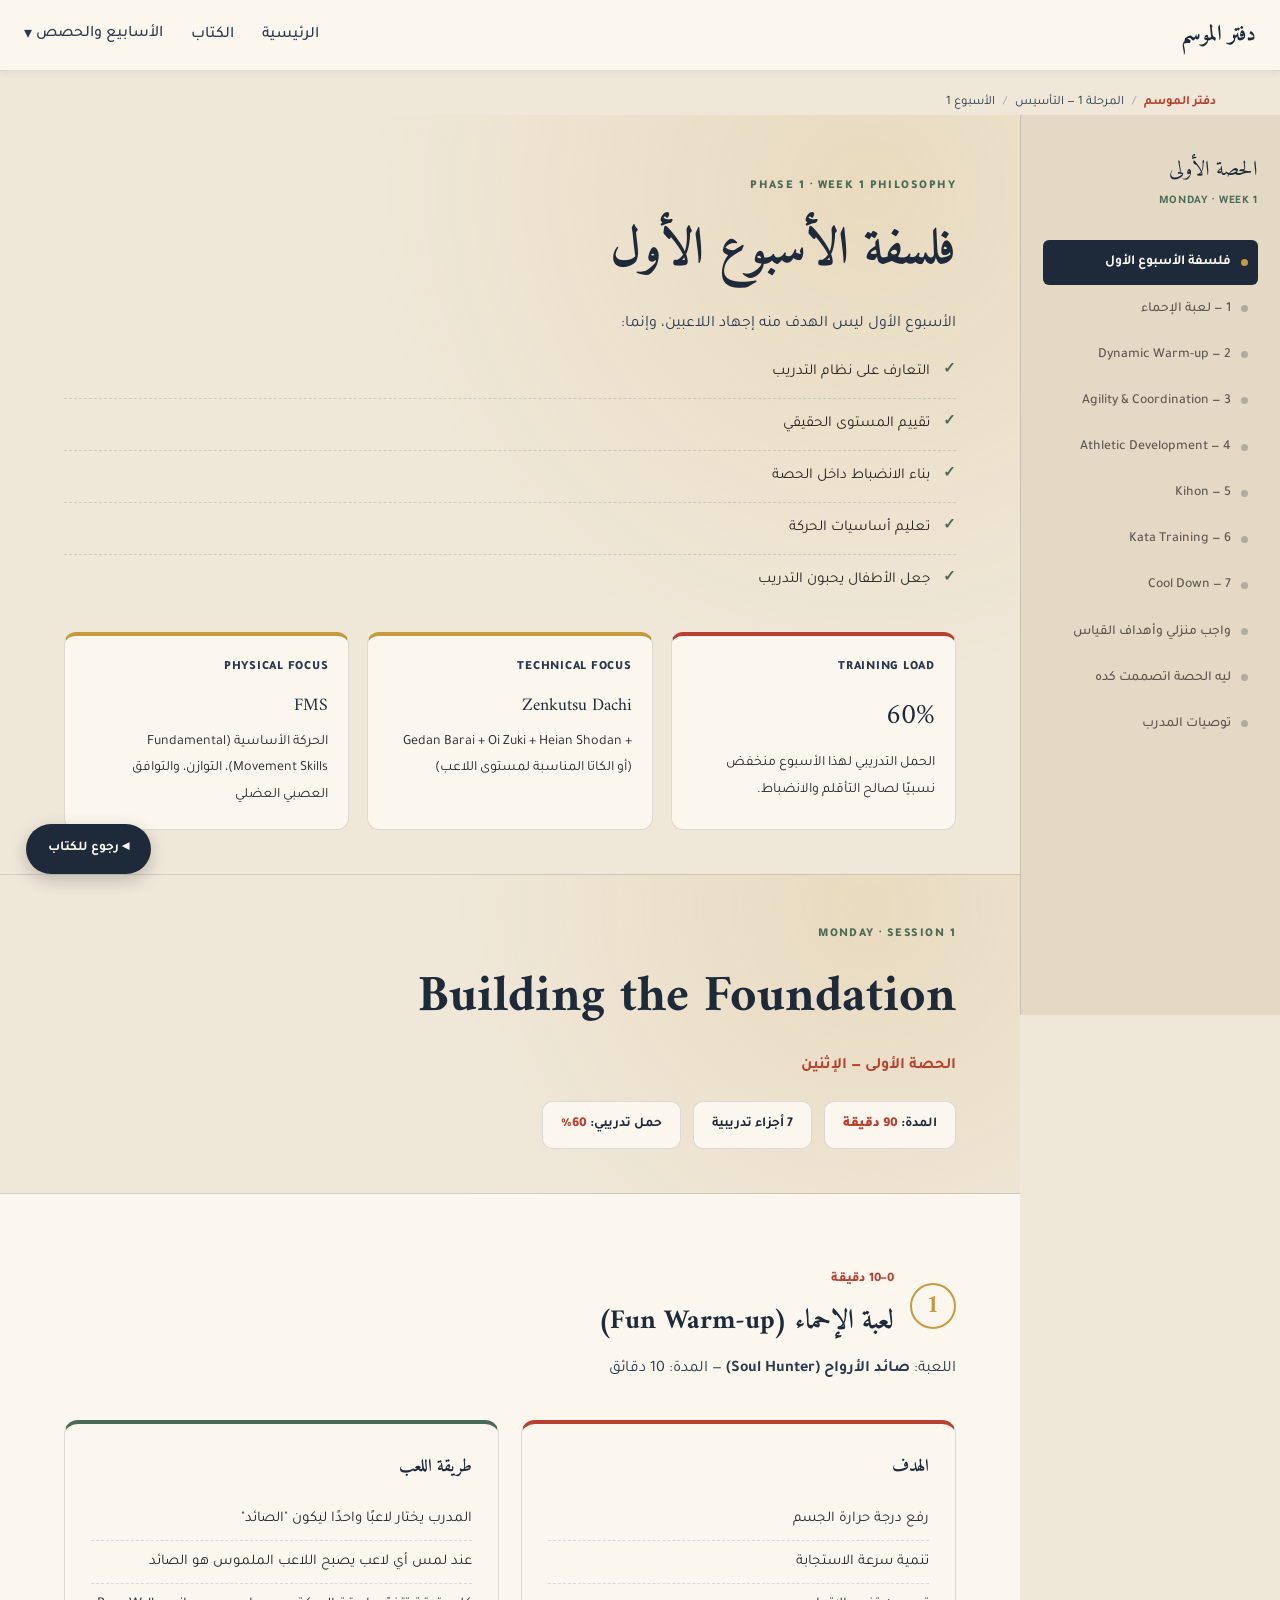
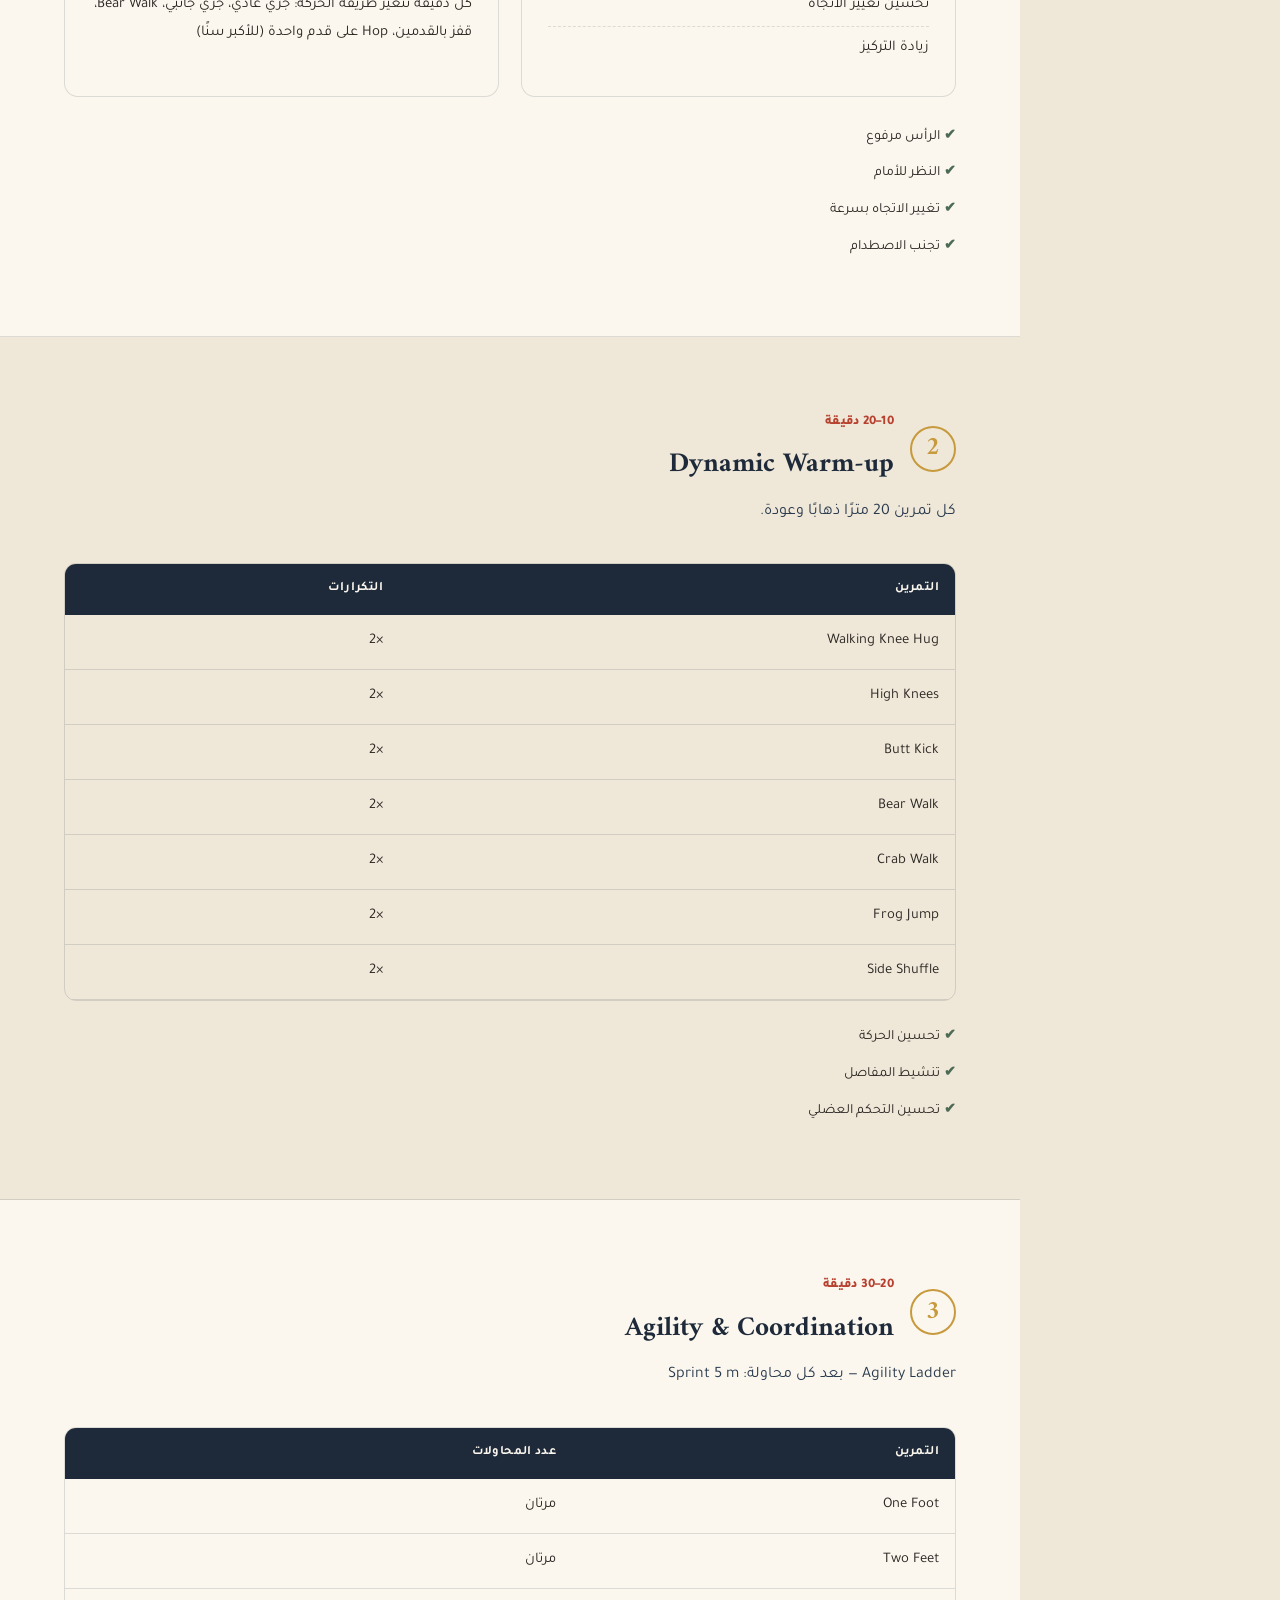
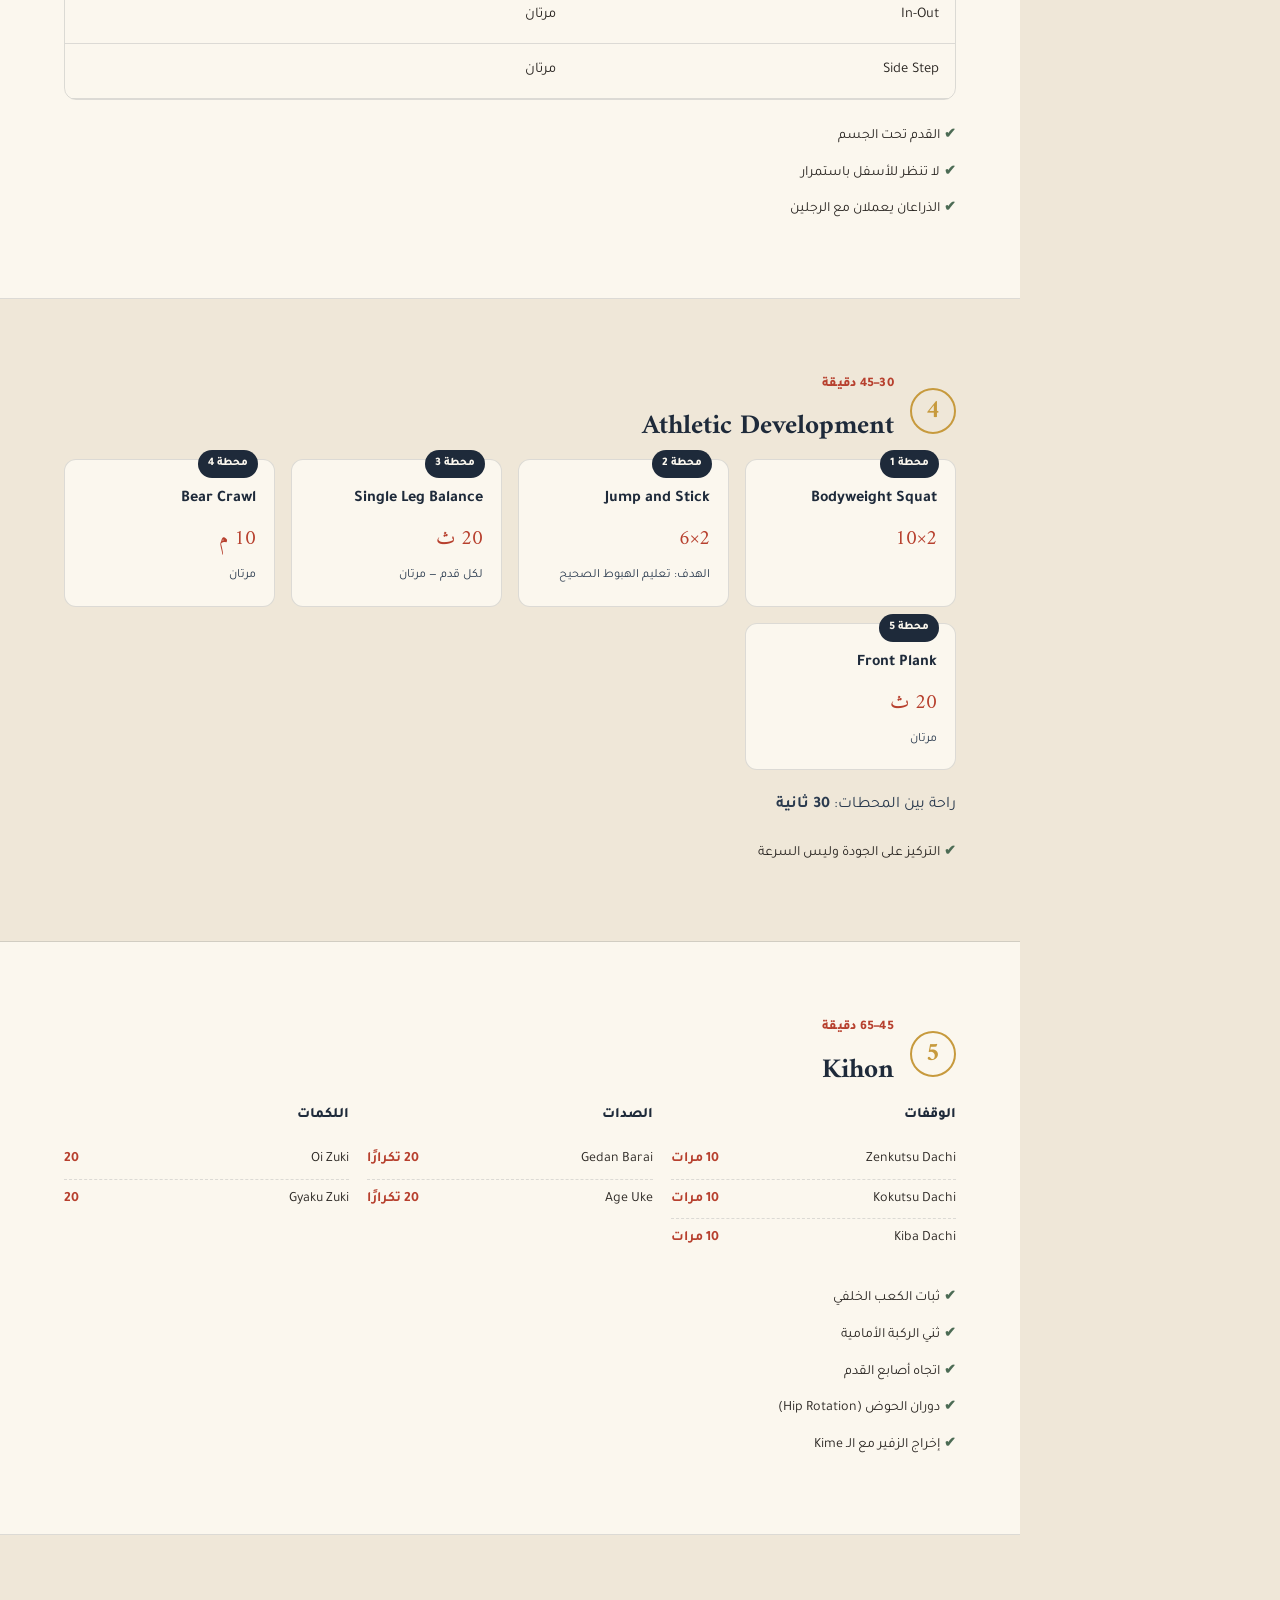
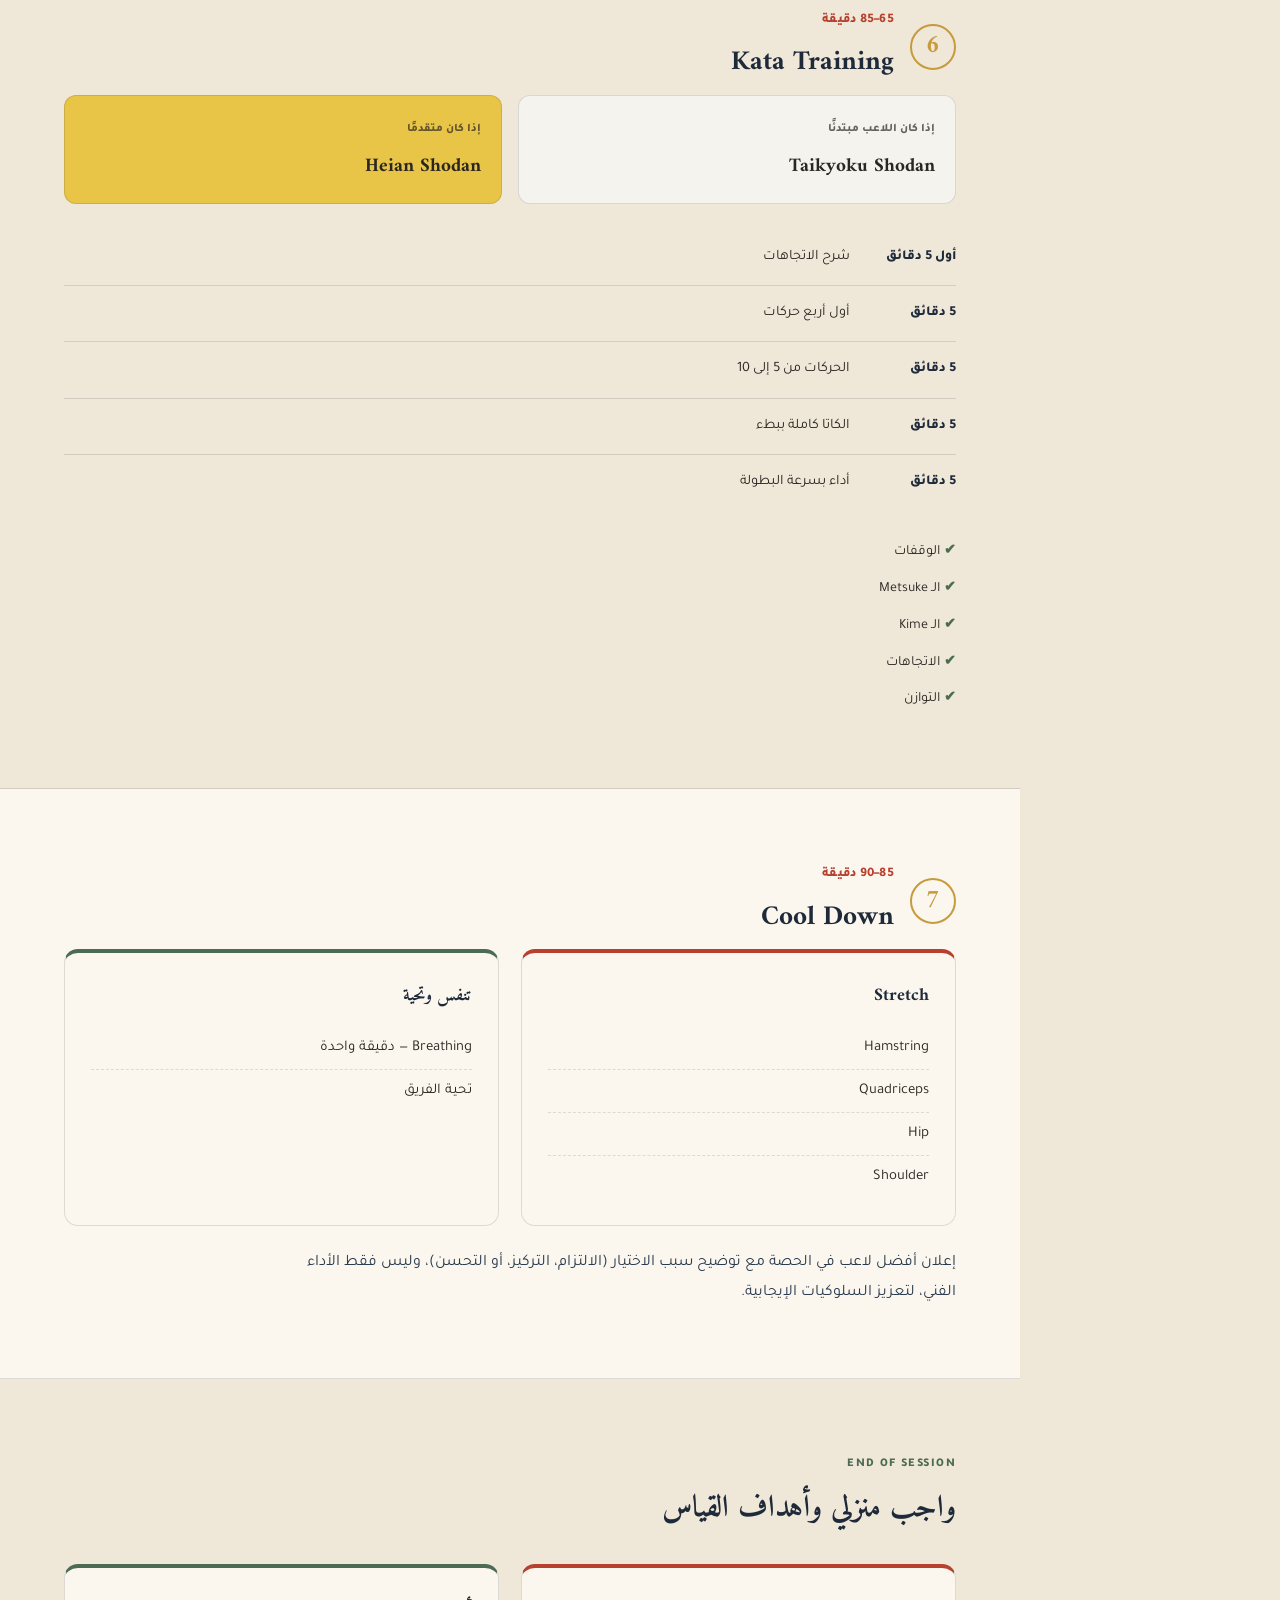
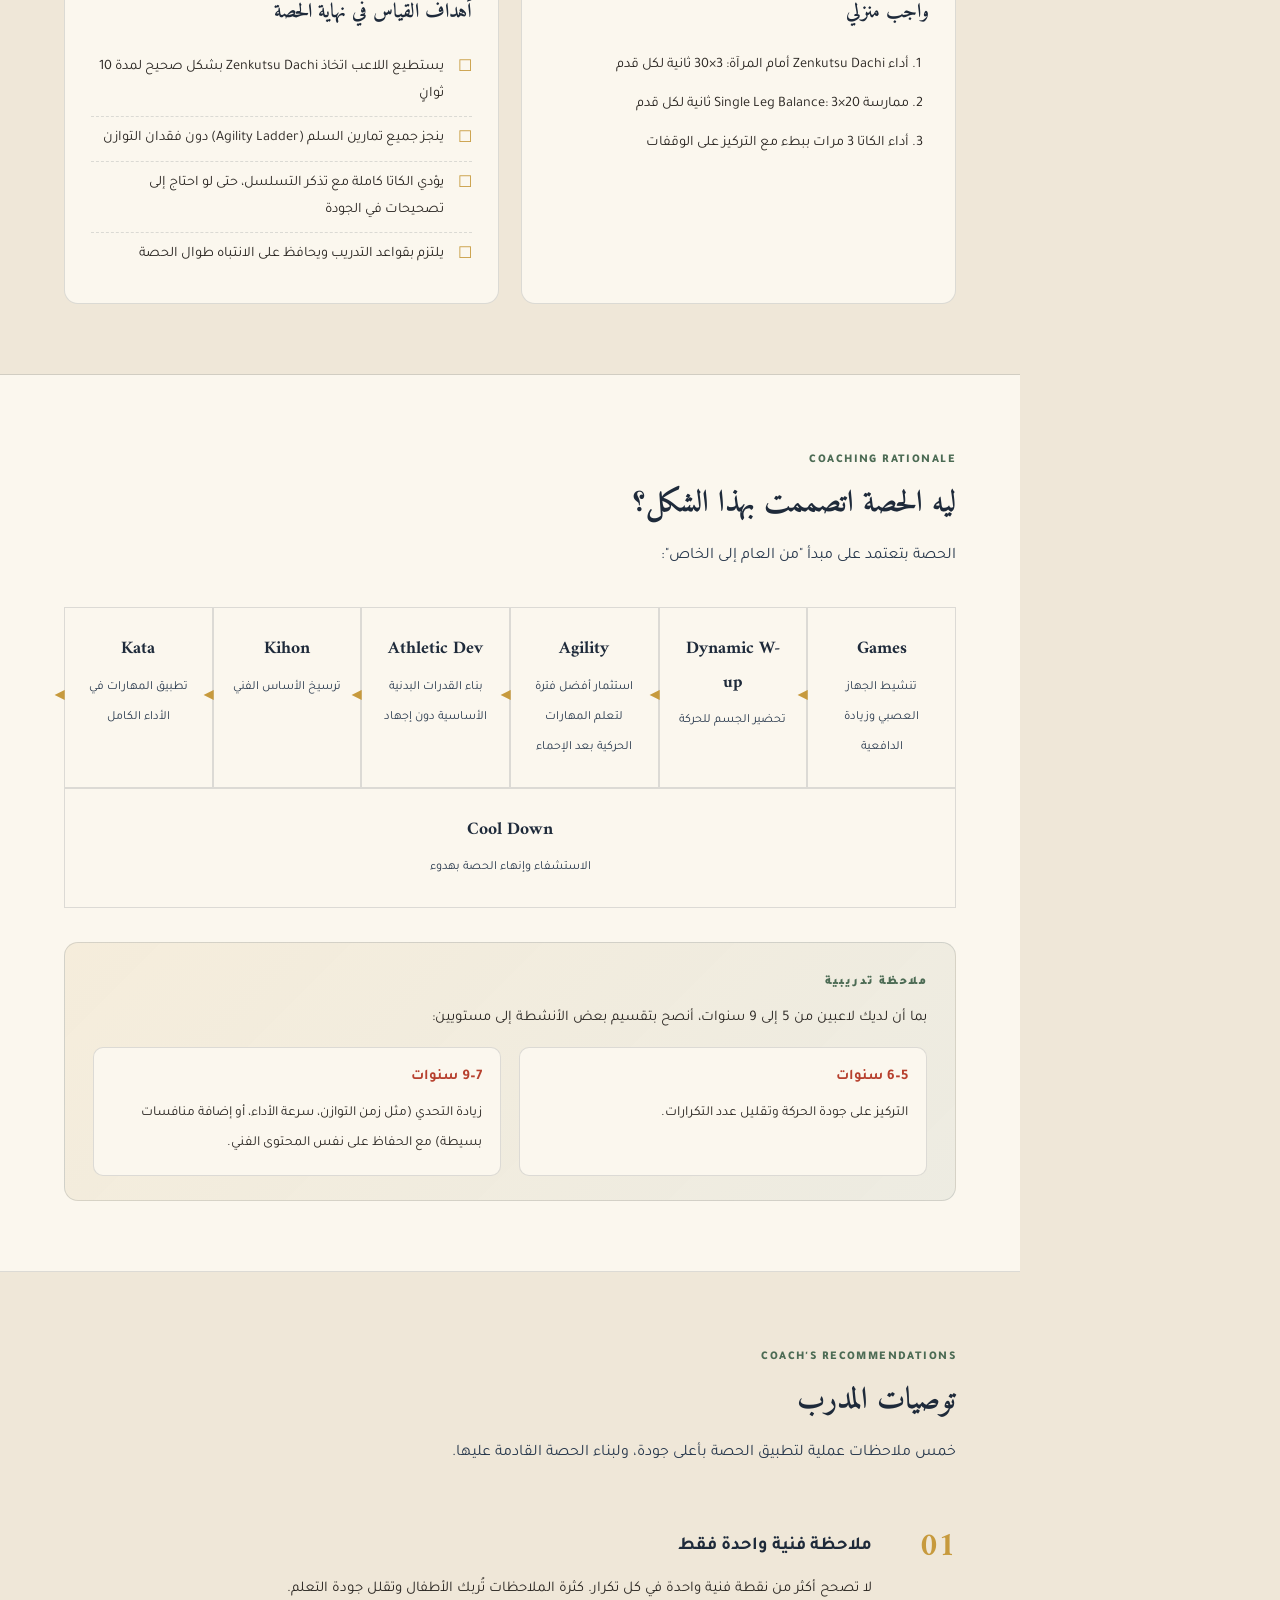
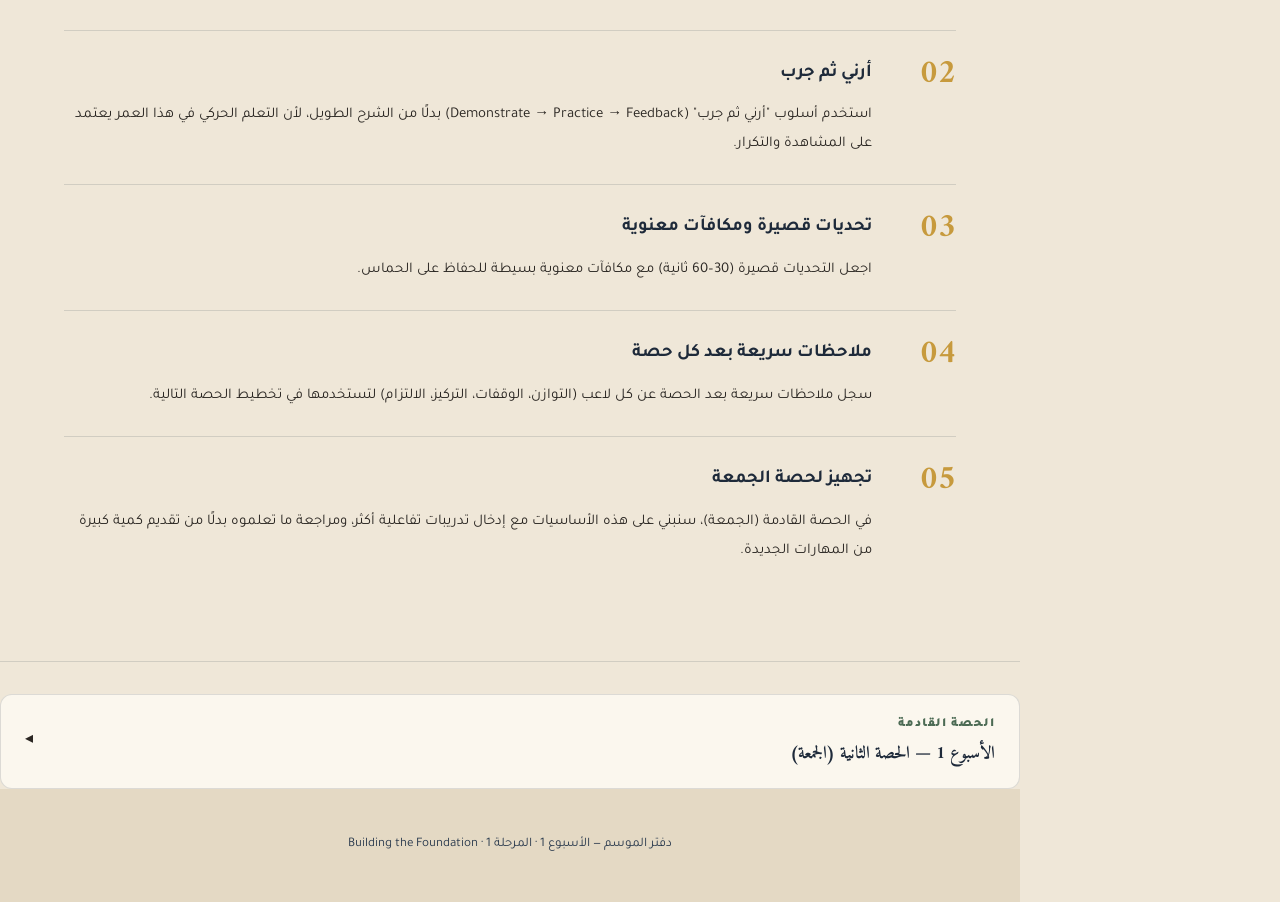
<file: weeks/week1s1.html>
<!DOCTYPE html>
<html lang="ar" dir="rtl">
<head>
<meta charset="UTF-8">
<meta name="viewport" content="width=device-width, initial-scale=1.0">
<title>الأسبوع 1 — الحصة الأولى | دفتر الموسم</title>
<link rel="preconnect" href="https://fonts.googleapis.com">
<link rel="preconnect" href="https://fonts.gstatic.com" crossorigin>
<link href="https://fonts.googleapis.com/css2?family=Amiri:wght@400;700&family=Tajawal:wght@300;400;500;700;900&display=swap" rel="stylesheet">
<link rel="stylesheet" href="../css/style.css">
</head>
<body>

<div id="progress"><div id="progress-fill"></div></div>

<div class="breadcrumb">
  <a href="../index.html">دفتر الموسم</a>
  <span class="sep">/</span>
  <span>المرحلة 1 — التأسيس</span>
  <span class="sep">/</span>
  <span>الأسبوع 1</span>
</div>

<div class="layout">
  <nav class="toc">
    <span class="brand">الحصة الأولى</span>
    <span class="brand-sub">MONDAY · WEEK 1</span>
    <ul>
      <li><a href="#week-philosophy"><span class="dot"></span> فلسفة الأسبوع الأول</a></li>
      <li><a href="#part1"><span class="dot"></span> 1 — لعبة الإحماء</a></li>
      <li><a href="#part2"><span class="dot"></span> 2 — Dynamic Warm-up</a></li>
      <li><a href="#part3"><span class="dot"></span> 3 — Agility &amp; Coordination</a></li>
      <li><a href="#part4"><span class="dot"></span> 4 — Athletic Development</a></li>
      <li><a href="#part5"><span class="dot"></span> 5 — Kihon</a></li>
      <li><a href="#part6"><span class="dot"></span> 6 — Kata Training</a></li>
      <li><a href="#part7"><span class="dot"></span> 7 — Cool Down</a></li>
      <li><a href="#homework"><span class="dot"></span> واجب منزلي وأهداف القياس</a></li>
      <li><a href="#rationale"><span class="dot"></span> ليه الحصة اتصممت كده</a></li>
      <li><a href="#recommendations"><span class="dot"></span> توصيات المدرب</a></li>
    </ul>
  </nav>

  <main>
    <!-- WEEK PHILOSOPHY -->
    <section class="session-hero" id="week-philosophy">
      <span class="kicker">Phase 1 · Week 1 Philosophy</span>
      <h1>فلسفة الأسبوع الأول</h1>
      <p class="section-sub" style="margin-bottom:0;">الأسبوع الأول ليس الهدف منه إجهاد اللاعبين، وإنما:</p>
      <ul class="snapshot-list">
        <li>التعارف على نظام التدريب</li>
        <li>تقييم المستوى الحقيقي</li>
        <li>بناء الانضباط داخل الحصة</li>
        <li>تعليم أساسيات الحركة</li>
        <li>جعل الأطفال يحبون التدريب</li>
      </ul>

      <div class="focus-grid">
        <div class="focus-card load">
          <h5>Training Load</h5>
          <div class="big">60%</div>
          <p>الحمل التدريبي لهذا الأسبوع منخفض نسبيًا لصالح التأقلم والانضباط.</p>
        </div>
        <div class="focus-card">
          <h5>Technical Focus</h5>
          <div class="big" style="font-size:1.1rem;">Zenkutsu Dachi</div>
          <p>+ Gedan Barai + Oi Zuki + Heian Shodan (أو الكاتا المناسبة لمستوى اللاعب)</p>
        </div>
        <div class="focus-card">
          <h5>Physical Focus</h5>
          <div class="big" style="font-size:1.1rem;">FMS</div>
          <p>الحركة الأساسية (Fundamental Movement Skills)، التوازن، والتوافق العصبي العضلي</p>
        </div>
      </div>
    </section>

    <!-- SESSION HERO -->
    <section class="session-hero" style="padding-top:44px;">
      <span class="kicker">Monday · Session 1</span>
      <h1 style="margin-bottom:4px;">Building the Foundation</h1>
      <span class="en-title">الحصة الأولى — الإثنين</span>
      <div class="session-meta">
        <div class="m">المدة: <b>90 دقيقة</b></div>
        <div class="m">7 أجزاء تدريبية</div>
        <div class="m">حمل تدريبي: <b>60%</b></div>
      </div>
    </section>

    <!-- PART 1 -->
    <section class="part-block alt" id="part1">
      <div class="part-top">
        <span class="part-index">1</span>
        <div>
          <span class="part-time">0–10 دقيقة</span>
          <h2 style="margin:2px 0 0;">لعبة الإحماء (Fun Warm-up)</h2>
        </div>
      </div>
      <p class="section-sub">اللعبة: <b>صائد الأرواح (Soul Hunter)</b> — المدة: 10 دقائق</p>

      <div class="grid2">
        <div class="pillar">
          <h3 style="font-size:1.1rem;">الهدف</h3>
          <ul>
            <li>رفع درجة حرارة الجسم</li>
            <li>تنمية سرعة الاستجابة</li>
            <li>تحسين تغيير الاتجاه</li>
            <li>زيادة التركيز</li>
          </ul>
        </div>
        <div class="pillar phys">
          <h3 style="font-size:1.1rem;">طريقة اللعب</h3>
          <ul>
            <li>المدرب يختار لاعبًا واحدًا ليكون "الصائد"</li>
            <li>عند لمس أي لاعب يصبح اللاعب الملموس هو الصائد</li>
            <li>كل دقيقة تتغيّر طريقة الحركة: جري عادي، جري جانبي، Bear Walk، قفز بالقدمين، Hop على قدم واحدة (للأكبر سنًا)</li>
          </ul>
        </div>
      </div>

      <ul class="cue-list" style="margin-top:22px;">
        <li>الرأس مرفوع</li>
        <li>النظر للأمام</li>
        <li>تغيير الاتجاه بسرعة</li>
        <li>تجنب الاصطدام</li>
      </ul>
    </section>

    <!-- PART 2 -->
    <section class="part-block" id="part2">
      <div class="part-top">
        <span class="part-index">2</span>
        <div>
          <span class="part-time">10–20 دقيقة</span>
          <h2 style="margin:2px 0 0;">Dynamic Warm-up</h2>
        </div>
      </div>
      <p class="section-sub">كل تمرين 20 مترًا ذهابًا وعودة.</p>
      <div class="tblwrap">
        <table>
          <thead><tr><th>التمرين</th><th>التكرارات</th></tr></thead>
          <tbody>
            <tr><td>Walking Knee Hug</td><td>×2</td></tr>
            <tr><td>High Knees</td><td>×2</td></tr>
            <tr><td>Butt Kick</td><td>×2</td></tr>
            <tr><td>Bear Walk</td><td>×2</td></tr>
            <tr><td>Crab Walk</td><td>×2</td></tr>
            <tr><td>Frog Jump</td><td>×2</td></tr>
            <tr><td>Side Shuffle</td><td>×2</td></tr>
          </tbody>
        </table>
      </div>
      <ul class="cue-list">
        <li>تحسين الحركة</li>
        <li>تنشيط المفاصل</li>
        <li>تحسين التحكم العضلي</li>
      </ul>
    </section>

    <!-- PART 3 -->
    <section class="part-block alt" id="part3">
      <div class="part-top">
        <span class="part-index">3</span>
        <div>
          <span class="part-time">20–30 دقيقة</span>
          <h2 style="margin:2px 0 0;">Agility &amp; Coordination</h2>
        </div>
      </div>
      <p class="section-sub">Agility Ladder — بعد كل محاولة: Sprint 5 m</p>
      <div class="tblwrap">
        <table>
          <thead><tr><th>التمرين</th><th>عدد المحاولات</th></tr></thead>
          <tbody>
            <tr><td>One Foot</td><td>مرتان</td></tr>
            <tr><td>Two Feet</td><td>مرتان</td></tr>
            <tr><td>In-Out</td><td>مرتان</td></tr>
            <tr><td>Side Step</td><td>مرتان</td></tr>
          </tbody>
        </table>
      </div>
      <ul class="cue-list">
        <li>القدم تحت الجسم</li>
        <li>لا تنظر للأسفل باستمرار</li>
        <li>الذراعان يعملان مع الرجلين</li>
      </ul>
    </section>

    <!-- PART 4 -->
    <section class="part-block" id="part4">
      <div class="part-top">
        <span class="part-index">4</span>
        <div>
          <span class="part-time">30–45 دقيقة</span>
          <h2 style="margin:2px 0 0;">Athletic Development</h2>
        </div>
      </div>
      <div class="station-grid">
        <div class="station"><span class="n">محطة 1</span><h4>Bodyweight Squat</h4><div class="reps">2×10</div></div>
        <div class="station"><span class="n">محطة 2</span><h4>Jump and Stick</h4><div class="reps">2×6</div><div class="note">الهدف: تعليم الهبوط الصحيح</div></div>
        <div class="station"><span class="n">محطة 3</span><h4>Single Leg Balance</h4><div class="reps">20 ث</div><div class="note">لكل قدم — مرتان</div></div>
        <div class="station"><span class="n">محطة 4</span><h4>Bear Crawl</h4><div class="reps">10 م</div><div class="note">مرتان</div></div>
        <div class="station"><span class="n">محطة 5</span><h4>Front Plank</h4><div class="reps">20 ث</div><div class="note">مرتان</div></div>
      </div>
      <p class="section-sub" style="margin-bottom:14px;">راحة بين المحطات: <b>30 ثانية</b></p>
      <ul class="cue-list"><li>التركيز على الجودة وليس السرعة</li></ul>
    </section>

    <!-- PART 5 -->
    <section class="part-block alt" id="part5">
      <div class="part-top">
        <span class="part-index">5</span>
        <div>
          <span class="part-time">45–65 دقيقة</span>
          <h2 style="margin:2px 0 0;">Kihon</h2>
        </div>
      </div>
      <div class="kihon-groups">
        <div class="kihon-group">
          <h5>الوقفات</h5>
          <ul>
            <li>Zenkutsu Dachi <b>10 مرات</b></li>
            <li>Kokutsu Dachi <b>10 مرات</b></li>
            <li>Kiba Dachi <b>10 مرات</b></li>
          </ul>
        </div>
        <div class="kihon-group">
          <h5>الصدات</h5>
          <ul>
            <li>Gedan Barai <b>20 تكرارًا</b></li>
            <li>Age Uke <b>20 تكرارًا</b></li>
          </ul>
        </div>
        <div class="kihon-group">
          <h5>اللكمات</h5>
          <ul>
            <li>Oi Zuki <b>20</b></li>
            <li>Gyaku Zuki <b>20</b></li>
          </ul>
        </div>
      </div>
      <ul class="cue-list">
        <li>ثبات الكعب الخلفي</li>
        <li>ثني الركبة الأمامية</li>
        <li>اتجاه أصابع القدم</li>
        <li>دوران الحوض (Hip Rotation)</li>
        <li>إخراج الزفير مع الـ Kime</li>
      </ul>
    </section>

    <!-- PART 6 -->
    <section class="part-block" id="part6">
      <div class="part-top">
        <span class="part-index">6</span>
        <div>
          <span class="part-time">65–85 دقيقة</span>
          <h2 style="margin:2px 0 0;">Kata Training</h2>
        </div>
      </div>
      <div class="kata-split">
        <div class="kata-level beginner"><span>إذا كان اللاعب مبتدئًا</span><b>Taikyoku Shodan</b></div>
        <div class="kata-level advanced"><span>إذا كان متقدمًا</span><b>Heian Shodan</b></div>
      </div>

      <div class="kata-timeline">
        <div class="kata-step"><span class="t">أول 5 دقائق</span><span class="d">شرح الاتجاهات</span></div>
        <div class="kata-step"><span class="t">5 دقائق</span><span class="d">أول أربع حركات</span></div>
        <div class="kata-step"><span class="t">5 دقائق</span><span class="d">الحركات من 5 إلى 10</span></div>
        <div class="kata-step"><span class="t">5 دقائق</span><span class="d">الكاتا كاملة ببطء</span></div>
        <div class="kata-step"><span class="t">5 دقائق</span><span class="d">أداء بسرعة البطولة</span></div>
      </div>

      <ul class="cue-list">
        <li>الوقفات</li><li>الـ Metsuke</li><li>الـ Kime</li><li>الاتجاهات</li><li>التوازن</li>
      </ul>
    </section>

    <!-- PART 7 -->
    <section class="part-block alt" id="part7">
      <div class="part-top">
        <span class="part-index">7</span>
        <div>
          <span class="part-time">85–90 دقيقة</span>
          <h2 style="margin:2px 0 0;">Cool Down</h2>
        </div>
      </div>
      <div class="grid2">
        <div class="pillar">
          <h3 style="font-size:1.1rem;">Stretch</h3>
          <ul>
            <li>Hamstring</li><li>Quadriceps</li><li>Hip</li><li>Shoulder</li>
          </ul>
        </div>
        <div class="pillar phys">
          <h3 style="font-size:1.1rem;">تنفس وتحية</h3>
          <ul>
            <li>Breathing — دقيقة واحدة</li>
            <li>تحية الفريق</li>
          </ul>
        </div>
      </div>
      <p class="section-sub" style="margin-top:22px; margin-bottom:0;">
        إعلان أفضل لاعب في الحصة مع توضيح سبب الاختيار (الالتزام، التركيز، أو التحسن)، وليس فقط الأداء الفني، لتعزيز السلوكيات الإيجابية.
      </p>
    </section>

    <!-- HOMEWORK + GOALS -->
    <section class="part-block" id="homework">
      <span class="eyebrow">End of Session</span>
      <h2 style="font-family:var(--display); font-size:1.9rem; color:var(--ink); margin-bottom:26px;">واجب منزلي وأهداف القياس</h2>

      <div class="hw-goal-grid">
        <div class="hw-card">
          <h3>واجب منزلي</h3>
          <ol>
            <li>أداء Zenkutsu Dachi أمام المرآة: 3×30 ثانية لكل قدم</li>
            <li>ممارسة Single Leg Balance: 3×20 ثانية لكل قدم</li>
            <li>أداء الكاتا 3 مرات ببطء مع التركيز على الوقفات</li>
          </ol>
        </div>
        <div class="goal-card">
          <h3>أهداف القياس في نهاية الحصة</h3>
          <ul>
            <li>يستطيع اللاعب اتخاذ Zenkutsu Dachi بشكل صحيح لمدة 10 ثوانٍ</li>
            <li>ينجز جميع تمارين السلم (Agility Ladder) دون فقدان التوازن</li>
            <li>يؤدي الكاتا كاملة مع تذكر التسلسل، حتى لو احتاج إلى تصحيحات في الجودة</li>
            <li>يلتزم بقواعد التدريب ويحافظ على الانتباه طوال الحصة</li>
          </ul>
        </div>
      </div>
    </section>

    <!-- RATIONALE -->
    <section class="part-block alt" id="rationale">
      <span class="eyebrow">Coaching Rationale</span>
      <h2 style="font-family:var(--display); font-size:1.9rem; color:var(--ink); margin-bottom:8px;">ليه الحصة اتصممت بهذا الشكل؟</h2>
      <p class="section-sub">الحصة بتعتمد على مبدأ "من العام إلى الخاص":</p>

      <div class="flow rationale-flow">
        <div class="flow-step"><b>Games</b><span>تنشيط الجهاز العصبي وزيادة الدافعية</span></div>
        <div class="flow-step"><b>Dynamic W-up</b><span>تحضير الجسم للحركة</span></div>
        <div class="flow-step"><b>Agility</b><span>استثمار أفضل فترة لتعلم المهارات الحركية بعد الإحماء</span></div>
        <div class="flow-step"><b>Athletic Dev</b><span>بناء القدرات البدنية الأساسية دون إجهاد</span></div>
        <div class="flow-step"><b>Kihon</b><span>ترسيخ الأساس الفني</span></div>
        <div class="flow-step"><b>Kata</b><span>تطبيق المهارات في الأداء الكامل</span></div>
        <div class="flow-step"><b>Cool Down</b><span>الاستشفاء وإنهاء الحصة بهدوء</span></div>
      </div>

      <div class="age-note">
        <span class="eyebrow" style="margin-bottom:0;">ملاحظة تدريبية</span>
        <p style="margin-top:8px; font-size:.92rem;">بما أن لديك لاعبين من 5 إلى 9 سنوات، أنصح بتقسيم بعض الأنشطة إلى مستويين:</p>
        <div class="age-split">
          <div class="a"><b>5–6 سنوات</b><span>التركيز على جودة الحركة وتقليل عدد التكرارات.</span></div>
          <div class="a"><b>7–9 سنوات</b><span>زيادة التحدي (مثل زمن التوازن، سرعة الأداء، أو إضافة منافسات بسيطة) مع الحفاظ على نفس المحتوى الفني.</span></div>
        </div>
      </div>
    </section>

    <!-- COACH'S RECOMMENDATIONS -->
    <section class="part-block" id="recommendations">
      <span class="eyebrow">Coach's Recommendations</span>
      <h2 style="font-family:var(--display); font-size:1.9rem; color:var(--ink); margin-bottom:8px;">توصيات المدرب</h2>
      <p class="section-sub">خمس ملاحظات عملية لتطبيق الحصة بأعلى جودة، ولبناء الحصة القادمة عليها.</p>

      <div class="goal-block">
        <span class="goal-num">01</span>
        <div>
          <h4>ملاحظة فنية واحدة فقط</h4>
          <p style="font-size:.93rem; color:var(--charcoal);">لا تصحح أكثر من نقطة فنية واحدة في كل تكرار. كثرة الملاحظات تُربك الأطفال وتقلل جودة التعلم.</p>
        </div>
      </div>
      <div class="goal-block">
        <span class="goal-num">02</span>
        <div>
          <h4>أرني ثم جرب</h4>
          <p style="font-size:.93rem; color:var(--charcoal);">استخدم أسلوب "أرني ثم جرب" (Demonstrate → Practice → Feedback) بدلًا من الشرح الطويل، لأن التعلم الحركي في هذا العمر يعتمد على المشاهدة والتكرار.</p>
        </div>
      </div>
      <div class="goal-block">
        <span class="goal-num">03</span>
        <div>
          <h4>تحديات قصيرة ومكافآت معنوية</h4>
          <p style="font-size:.93rem; color:var(--charcoal);">اجعل التحديات قصيرة (30–60 ثانية) مع مكافآت معنوية بسيطة للحفاظ على الحماس.</p>
        </div>
      </div>
      <div class="goal-block">
        <span class="goal-num">04</span>
        <div>
          <h4>ملاحظات سريعة بعد كل حصة</h4>
          <p style="font-size:.93rem; color:var(--charcoal);">سجل ملاحظات سريعة بعد الحصة عن كل لاعب (التوازن، الوقفات، التركيز، الالتزام) لتستخدمها في تخطيط الحصة التالية.</p>
        </div>
      </div>
      <div class="goal-block">
        <span class="goal-num">05</span>
        <div>
          <h4>تجهيز لحصة الجمعة</h4>
          <p style="font-size:.93rem; color:var(--charcoal);">في الحصة القادمة (الجمعة)، سنبني على هذه الأساسيات مع إدخال تدريبات تفاعلية أكثر، ومراجعة ما تعلموه بدلًا من تقديم كمية كبيرة من المهارات الجديدة.</p>
        </div>
      </div>
    </section>

    <div class="session-nav">
      <a href="week1s2.html">
        <div>
          <span class="dir">الحصة القادمة</span>
          <b>الأسبوع 1 — الحصة الثانية (الجمعة)</b>
        </div>
        <span class="arrow">◂</span>
      </a>
    </div>

    <footer>
      دفتر الموسم — الأسبوع 1 · المرحلة 1 · Building the Foundation
    </footer>
  </main>
</div>

<a class="back-fab" href="../index.html">◂ رجوع للكتاب</a>

<script src="../js/main.js"></script>
</body>
</html>
</file>
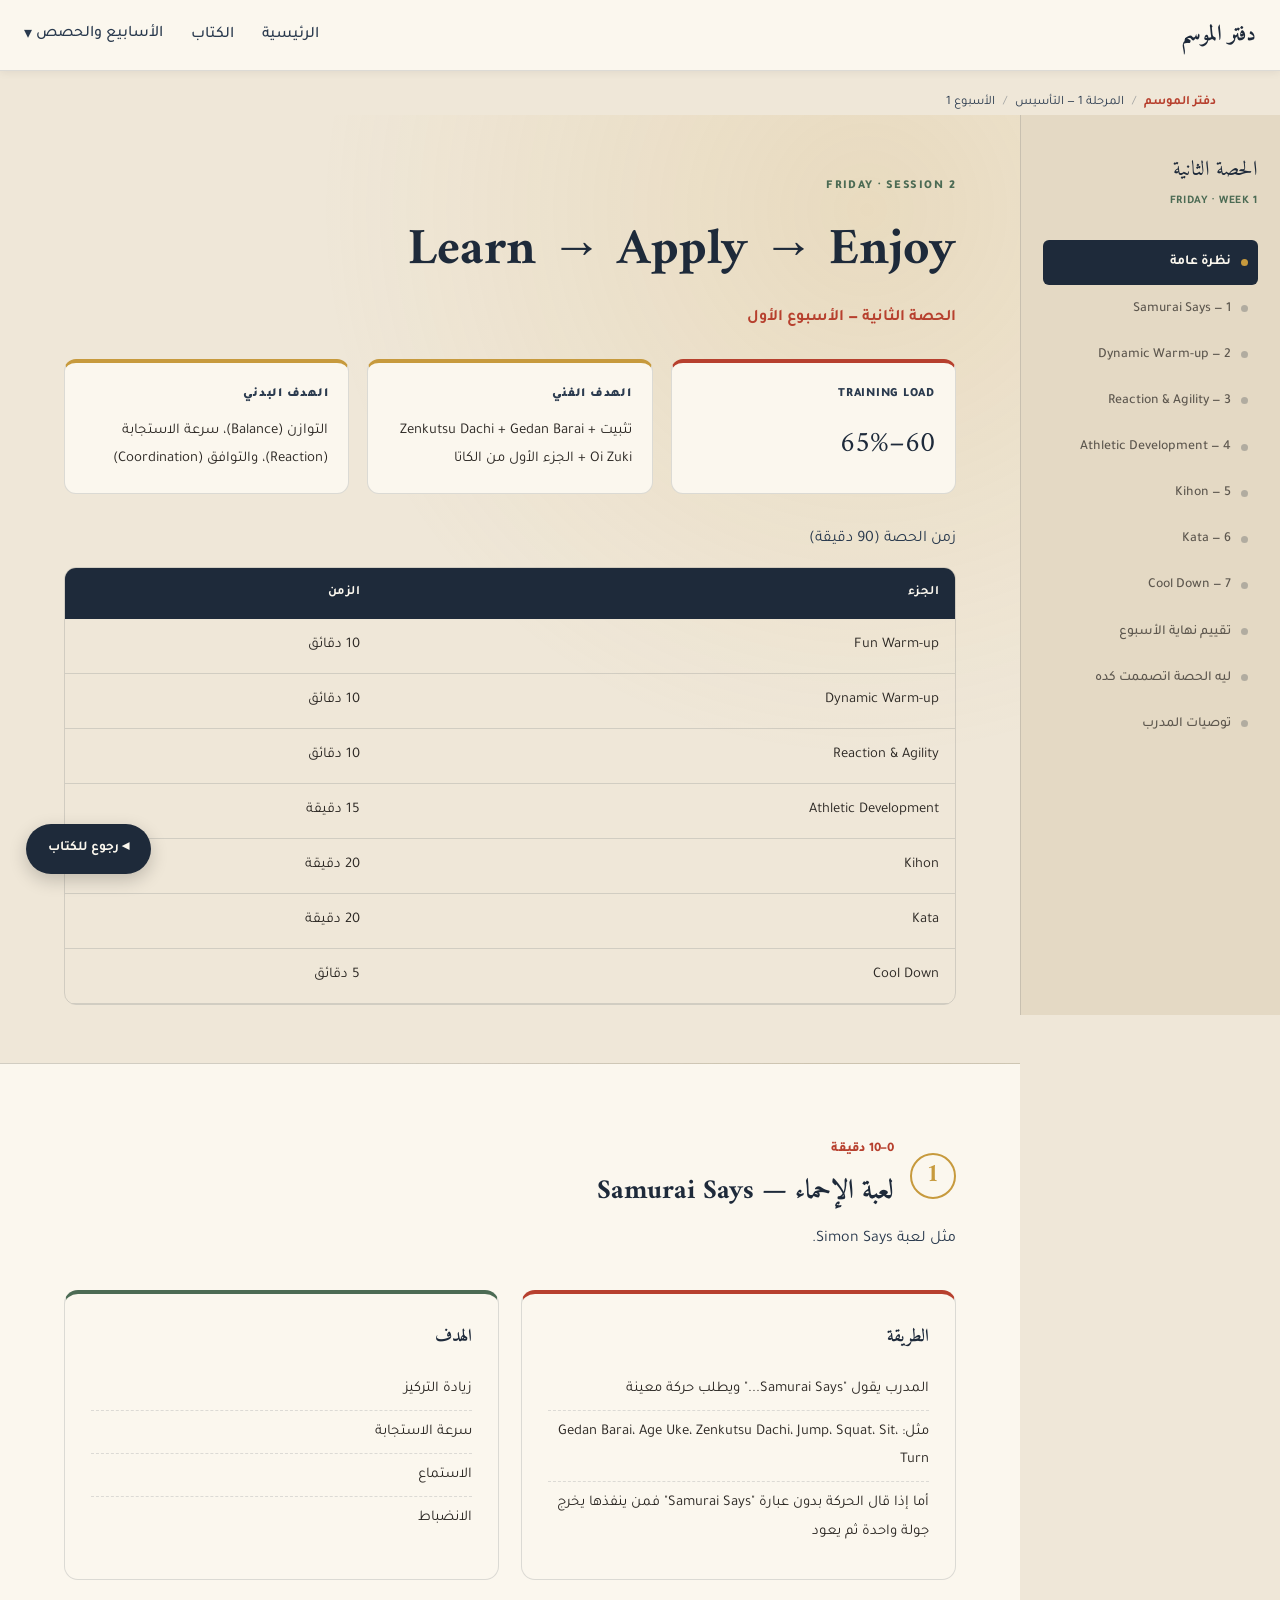
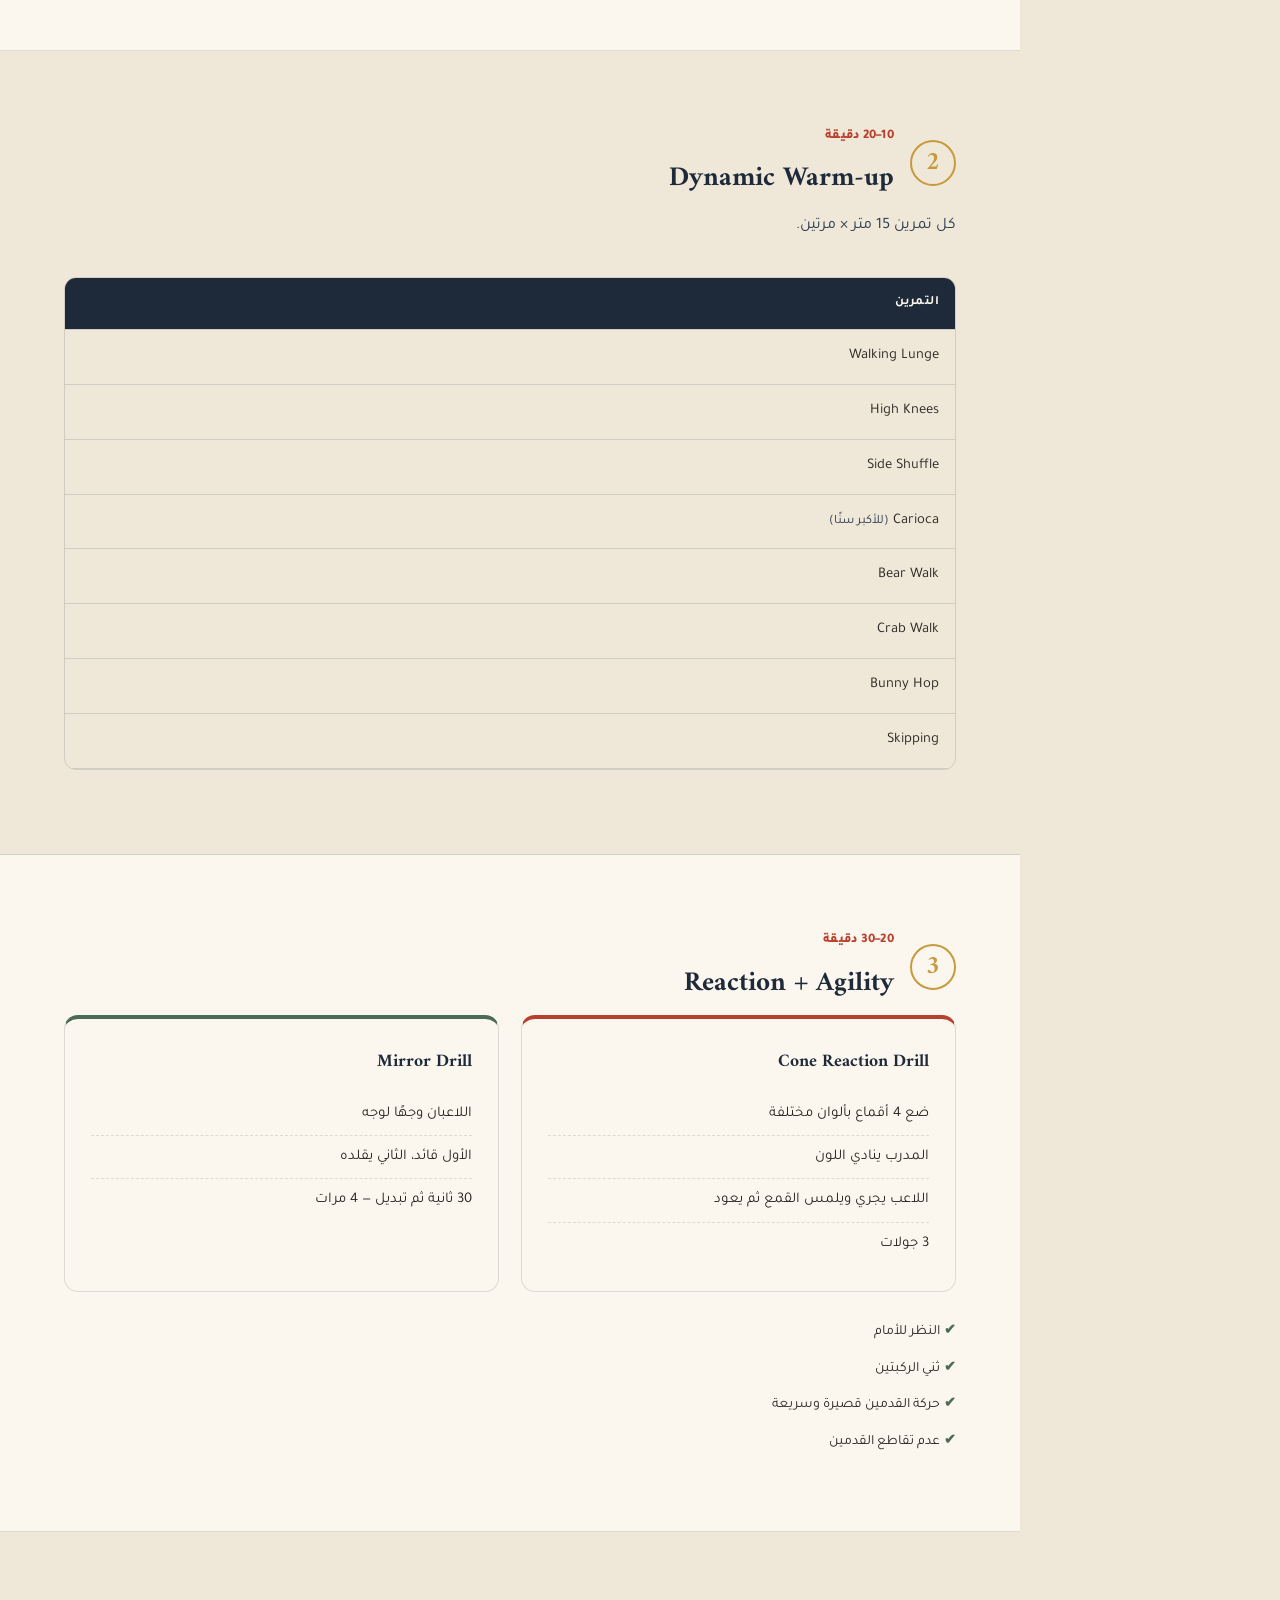
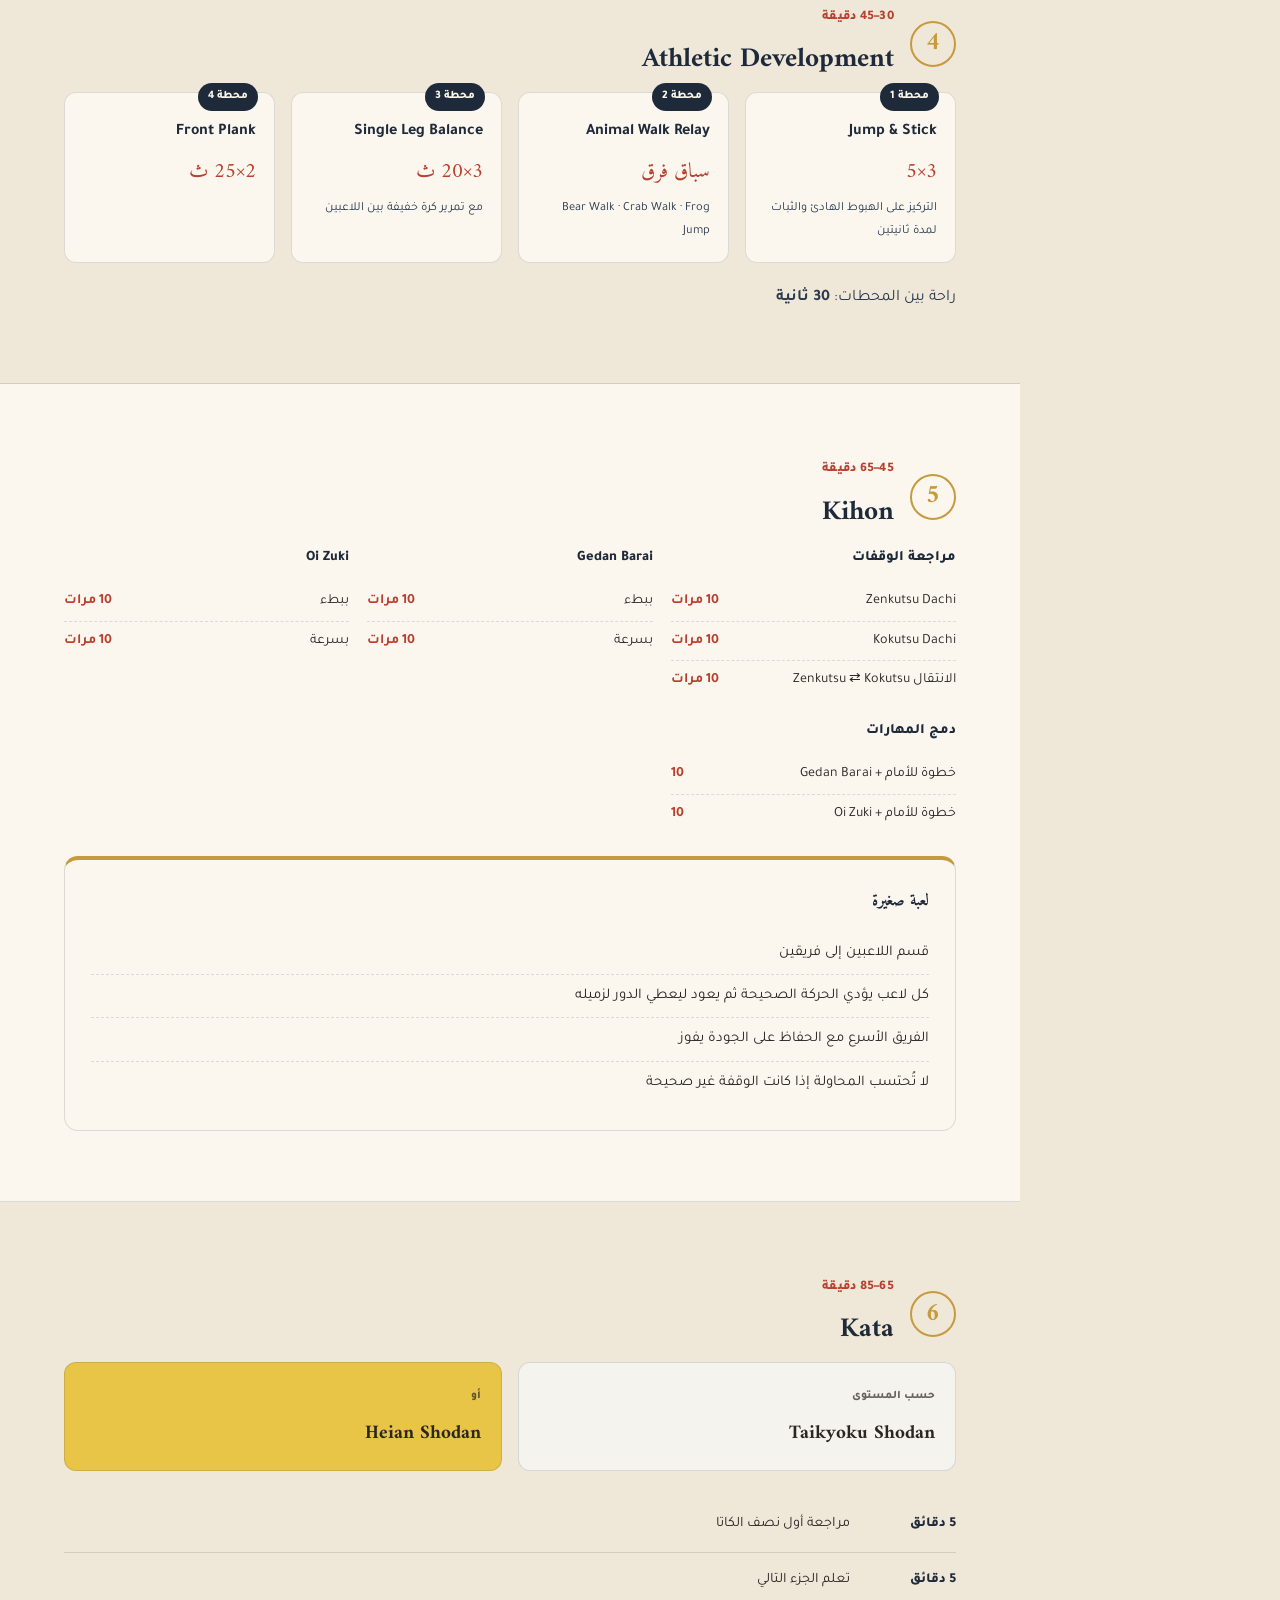
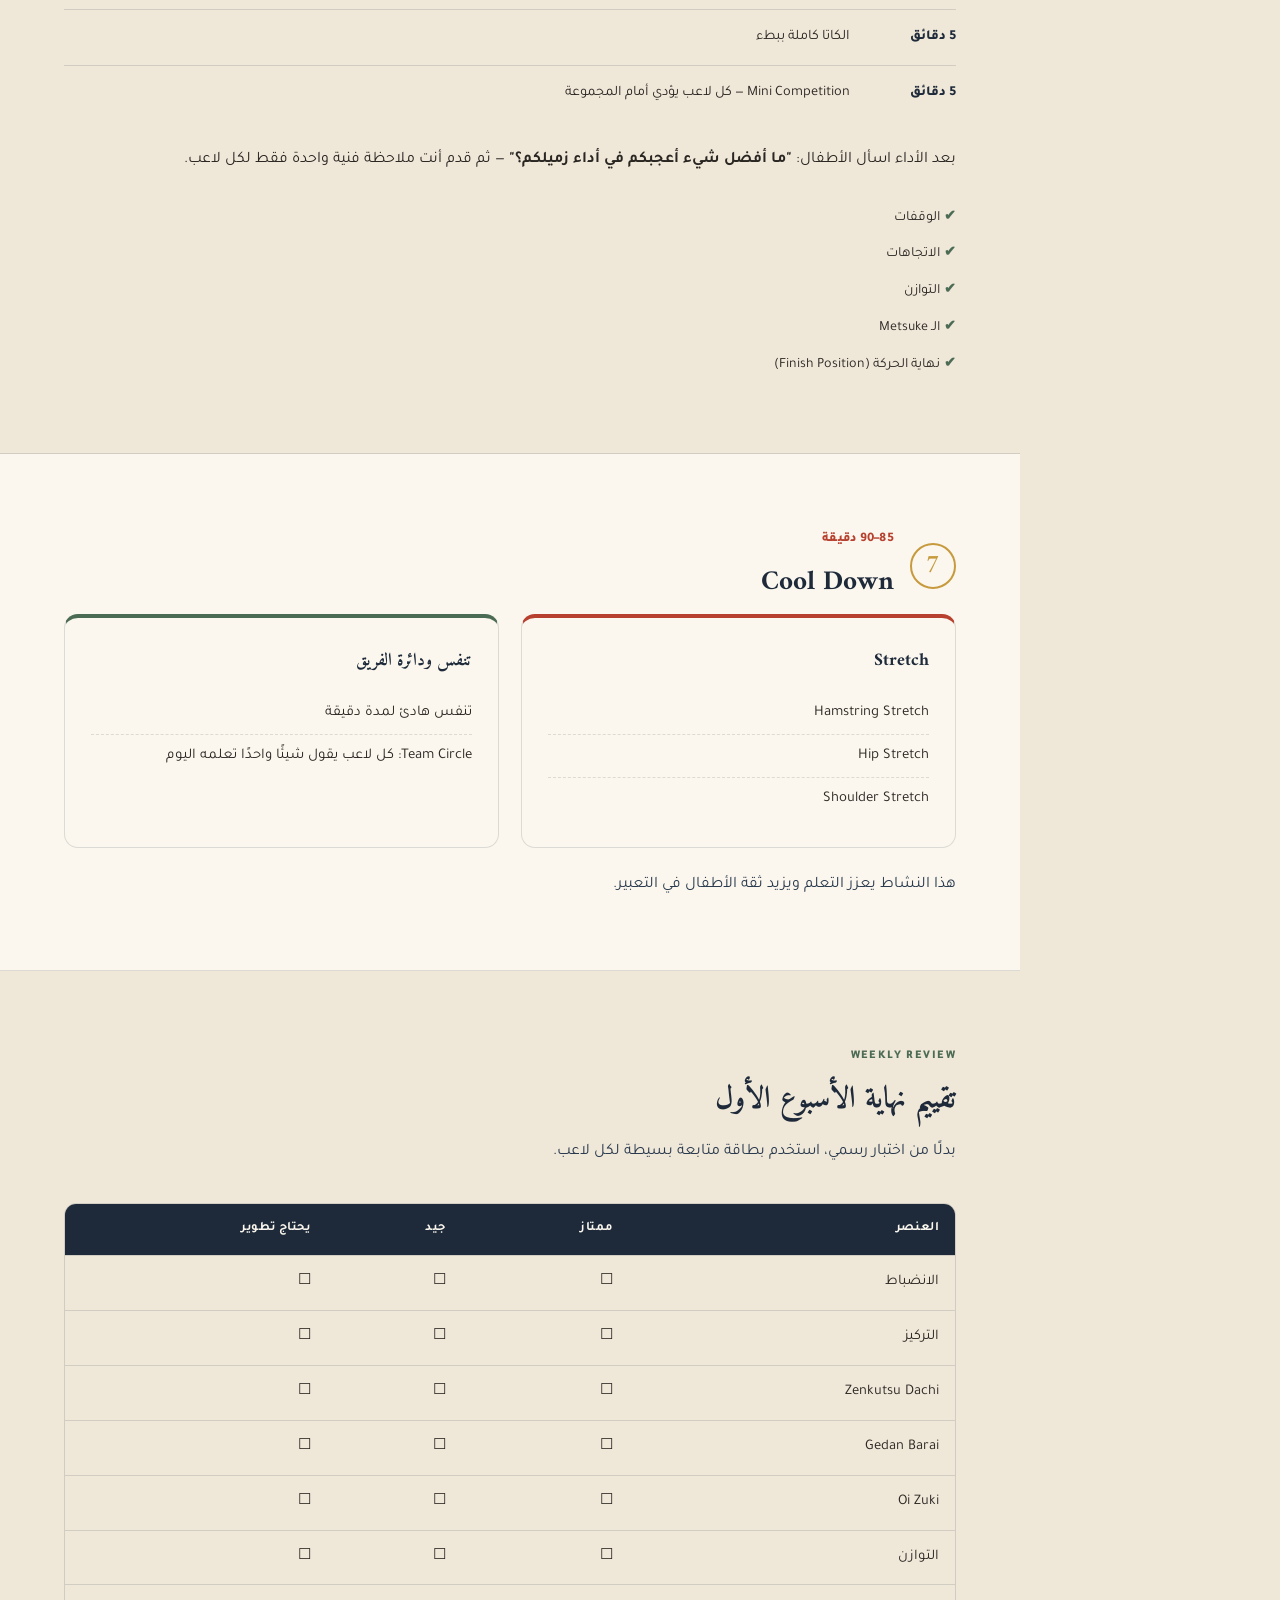
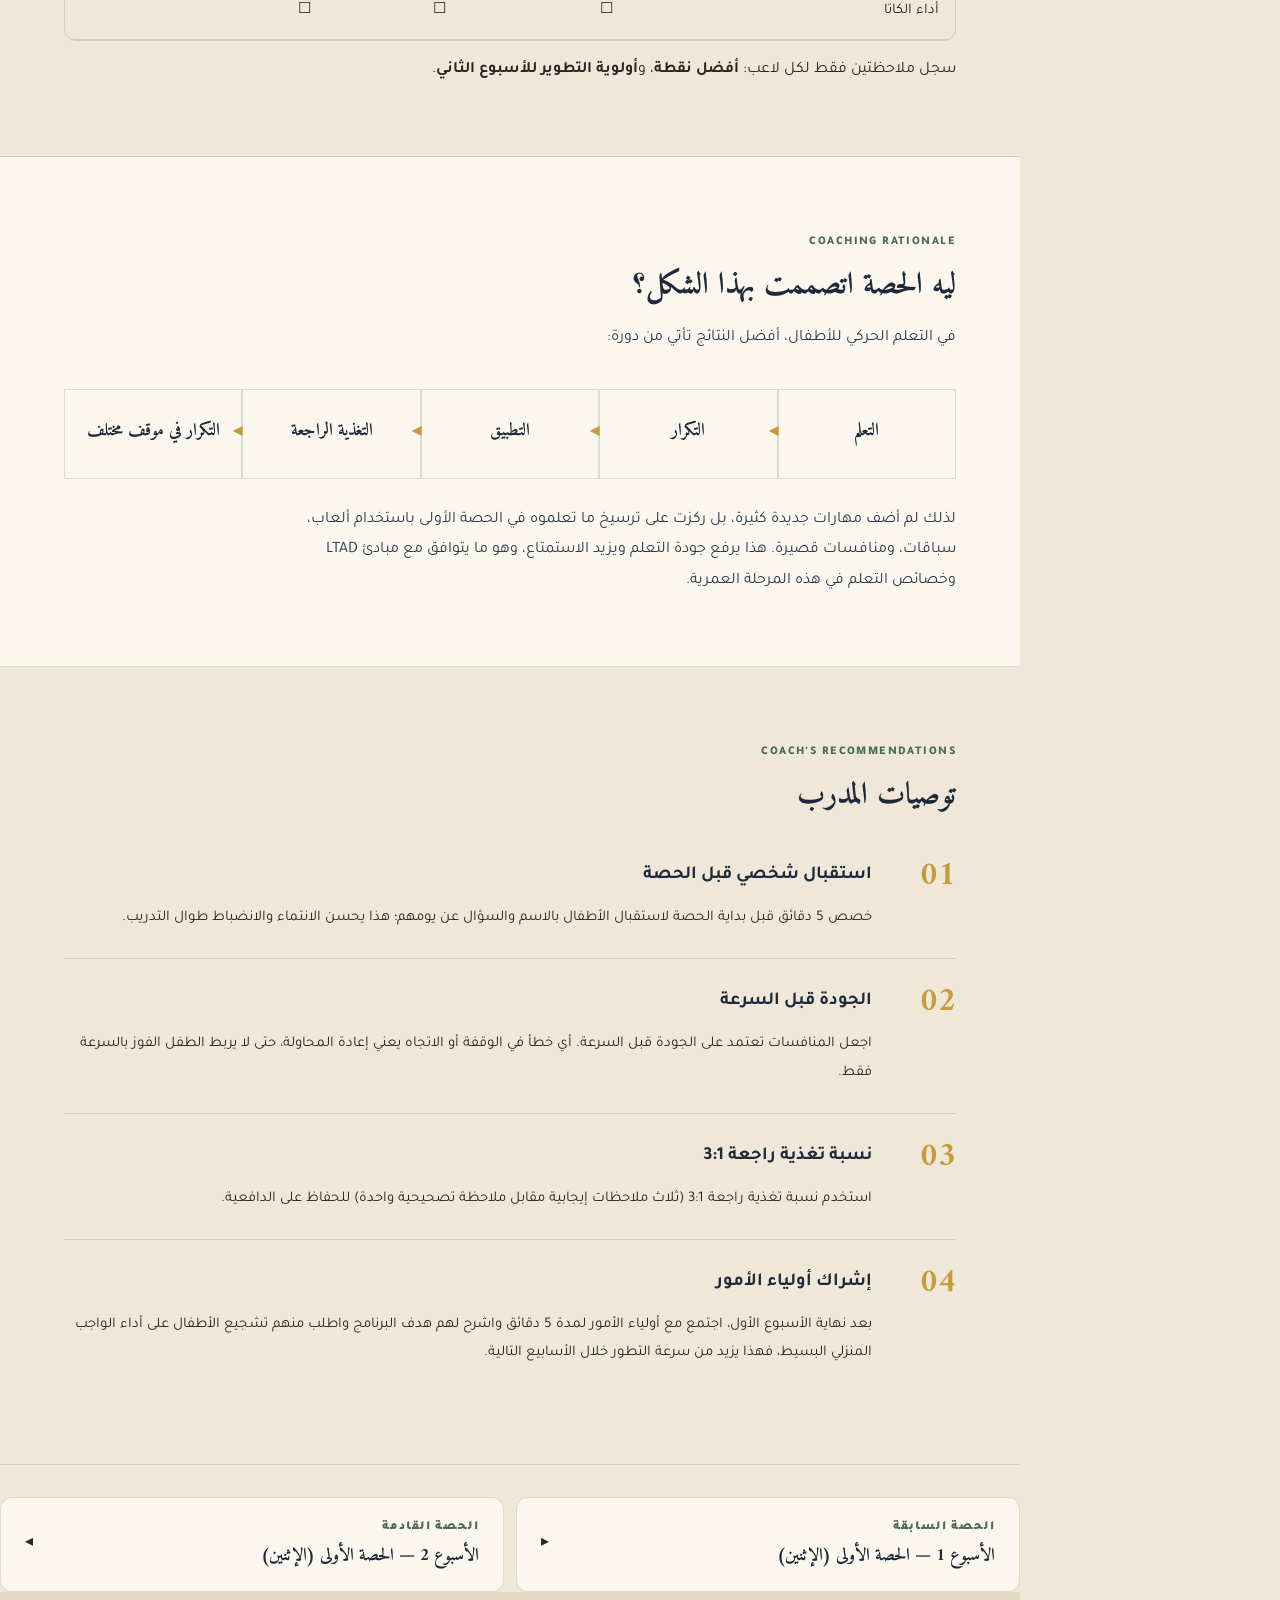
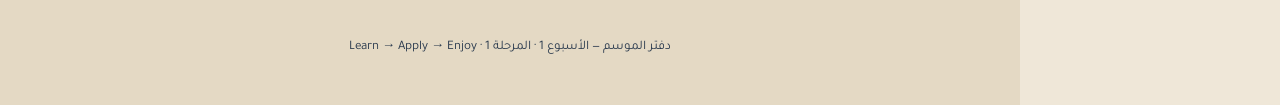
<file: weeks/week1s2.html>
<!DOCTYPE html>
<html lang="ar" dir="rtl">
<head>
<meta charset="UTF-8">
<meta name="viewport" content="width=device-width, initial-scale=1.0">
<title>الأسبوع 1 — الحصة الثانية (الجمعة) | دفتر الموسم</title>
<link rel="preconnect" href="https://fonts.googleapis.com">
<link rel="preconnect" href="https://fonts.gstatic.com" crossorigin>
<link href="https://fonts.googleapis.com/css2?family=Amiri:wght@400;700&family=Tajawal:wght@300;400;500;700;900&display=swap" rel="stylesheet">
<link rel="stylesheet" href="../css/style.css">
</head>
<body>

<div id="progress"><div id="progress-fill"></div></div>

<div class="breadcrumb">
  <a href="../index.html">دفتر الموسم</a>
  <span class="sep">/</span>
  <span>المرحلة 1 — التأسيس</span>
  <span class="sep">/</span>
  <span>الأسبوع 1</span>
</div>

<div class="layout">
  <nav class="toc">
    <span class="brand">الحصة الثانية</span>
    <span class="brand-sub">FRIDAY · WEEK 1</span>
    <ul>
      <li><a href="#overview"><span class="dot"></span> نظرة عامة</a></li>
      <li><a href="#part1"><span class="dot"></span> 1 — Samurai Says</a></li>
      <li><a href="#part2"><span class="dot"></span> 2 — Dynamic Warm-up</a></li>
      <li><a href="#part3"><span class="dot"></span> 3 — Reaction &amp; Agility</a></li>
      <li><a href="#part4"><span class="dot"></span> 4 — Athletic Development</a></li>
      <li><a href="#part5"><span class="dot"></span> 5 — Kihon</a></li>
      <li><a href="#part6"><span class="dot"></span> 6 — Kata</a></li>
      <li><a href="#part7"><span class="dot"></span> 7 — Cool Down</a></li>
      <li><a href="#assessment"><span class="dot"></span> تقييم نهاية الأسبوع</a></li>
      <li><a href="#rationale"><span class="dot"></span> ليه الحصة اتصممت كده</a></li>
      <li><a href="#recommendations"><span class="dot"></span> توصيات المدرب</a></li>
    </ul>
  </nav>

  <main>
    <!-- OVERVIEW -->
    <section class="session-hero" id="overview">
      <span class="kicker">Friday · Session 2</span>
      <h1 style="margin-bottom:4px;">Learn → Apply → Enjoy</h1>
      <span class="en-title">الحصة الثانية — الأسبوع الأول</span>

      <div class="focus-grid">
        <div class="focus-card load">
          <h5>Training Load</h5>
          <div class="big">60–65%</div>
        </div>
        <div class="focus-card">
          <h5>الهدف الفني</h5>
          <p style="margin-top:0; font-size:.93rem;">تثبيت Zenkutsu Dachi + Gedan Barai + Oi Zuki + الجزء الأول من الكاتا</p>
        </div>
        <div class="focus-card">
          <h5>الهدف البدني</h5>
          <p style="margin-top:0; font-size:.93rem;">التوازن (Balance)، سرعة الاستجابة (Reaction)، والتوافق (Coordination)</p>
        </div>
      </div>

      <p class="section-sub" style="margin-top:30px; margin-bottom:12px;">زمن الحصة (90 دقيقة)</p>
      <div class="tblwrap">
        <table>
          <thead><tr><th>الجزء</th><th>الزمن</th></tr></thead>
          <tbody>
            <tr><td>Fun Warm-up</td><td>10 دقائق</td></tr>
            <tr><td>Dynamic Warm-up</td><td>10 دقائق</td></tr>
            <tr><td>Reaction &amp; Agility</td><td>10 دقائق</td></tr>
            <tr><td>Athletic Development</td><td>15 دقيقة</td></tr>
            <tr><td>Kihon</td><td>20 دقيقة</td></tr>
            <tr><td>Kata</td><td>20 دقيقة</td></tr>
            <tr><td>Cool Down</td><td>5 دقائق</td></tr>
          </tbody>
        </table>
      </div>
    </section>

    <!-- PART 1 -->
    <section class="part-block alt" id="part1">
      <div class="part-top">
        <span class="part-index">1</span>
        <div>
          <span class="part-time">0–10 دقيقة</span>
          <h2 style="margin:2px 0 0;">لعبة الإحماء — Samurai Says</h2>
        </div>
      </div>
      <p class="section-sub">مثل لعبة Simon Says.</p>
      <div class="grid2">
        <div class="pillar">
          <h3 style="font-size:1.1rem;">الطريقة</h3>
          <ul>
            <li>المدرب يقول "Samurai Says..." ويطلب حركة معينة</li>
            <li>مثل: Gedan Barai، Age Uke، Zenkutsu Dachi، Jump، Squat، Sit، Turn</li>
            <li>أما إذا قال الحركة بدون عبارة "Samurai Says" فمن ينفذها يخرج جولة واحدة ثم يعود</li>
          </ul>
        </div>
        <div class="pillar phys">
          <h3 style="font-size:1.1rem;">الهدف</h3>
          <ul>
            <li>زيادة التركيز</li>
            <li>سرعة الاستجابة</li>
            <li>الاستماع</li>
            <li>الانضباط</li>
          </ul>
        </div>
      </div>
    </section>

    <!-- PART 2 -->
    <section class="part-block" id="part2">
      <div class="part-top">
        <span class="part-index">2</span>
        <div>
          <span class="part-time">10–20 دقيقة</span>
          <h2 style="margin:2px 0 0;">Dynamic Warm-up</h2>
        </div>
      </div>
      <p class="section-sub">كل تمرين 15 متر × مرتين.</p>
      <div class="tblwrap">
        <table>
          <thead><tr><th>التمرين</th></tr></thead>
          <tbody>
            <tr><td>Walking Lunge</td></tr>
            <tr><td>High Knees</td></tr>
            <tr><td>Side Shuffle</td></tr>
            <tr><td>Carioca <span style="color:var(--ink-soft); font-size:.8rem;">(للأكبر سنًا)</span></td></tr>
            <tr><td>Bear Walk</td></tr>
            <tr><td>Crab Walk</td></tr>
            <tr><td>Bunny Hop</td></tr>
            <tr><td>Skipping</td></tr>
          </tbody>
        </table>
      </div>
    </section>

    <!-- PART 3 -->
    <section class="part-block alt" id="part3">
      <div class="part-top">
        <span class="part-index">3</span>
        <div>
          <span class="part-time">20–30 دقيقة</span>
          <h2 style="margin:2px 0 0;">Reaction + Agility</h2>
        </div>
      </div>

      <div class="grid2">
        <div class="pillar">
          <h3 style="font-size:1.1rem;">Cone Reaction Drill</h3>
          <ul>
            <li>ضع 4 أقماع بألوان مختلفة</li>
            <li>المدرب ينادي اللون</li>
            <li>اللاعب يجري ويلمس القمع ثم يعود</li>
            <li>3 جولات</li>
          </ul>
        </div>
        <div class="pillar phys">
          <h3 style="font-size:1.1rem;">Mirror Drill</h3>
          <ul>
            <li>اللاعبان وجهًا لوجه</li>
            <li>الأول قائد، الثاني يقلده</li>
            <li>30 ثانية ثم تبديل — 4 مرات</li>
          </ul>
        </div>
      </div>

      <ul class="cue-list" style="margin-top:22px;">
        <li>النظر للأمام</li>
        <li>ثني الركبتين</li>
        <li>حركة القدمين قصيرة وسريعة</li>
        <li>عدم تقاطع القدمين</li>
      </ul>
    </section>

    <!-- PART 4 -->
    <section class="part-block" id="part4">
      <div class="part-top">
        <span class="part-index">4</span>
        <div>
          <span class="part-time">30–45 دقيقة</span>
          <h2 style="margin:2px 0 0;">Athletic Development</h2>
        </div>
      </div>
      <div class="station-grid">
        <div class="station">
          <span class="n">محطة 1</span><h4>Jump &amp; Stick</h4><div class="reps">3×5</div>
          <div class="note">التركيز على الهبوط الهادئ والثبات لمدة ثانيتين</div>
        </div>
        <div class="station">
          <span class="n">محطة 2</span><h4>Animal Walk Relay</h4><div class="reps">سباق فرق</div>
          <div class="note">Bear Walk · Crab Walk · Frog Jump</div>
        </div>
        <div class="station">
          <span class="n">محطة 3</span><h4>Single Leg Balance</h4><div class="reps">3×20 ث</div>
          <div class="note">مع تمرير كرة خفيفة بين اللاعبين</div>
        </div>
        <div class="station">
          <span class="n">محطة 4</span><h4>Front Plank</h4><div class="reps">2×25 ث</div>
        </div>
      </div>
      <p class="section-sub" style="margin-bottom:0;">راحة بين المحطات: <b>30 ثانية</b></p>
    </section>

    <!-- PART 5 -->
    <section class="part-block alt" id="part5">
      <div class="part-top">
        <span class="part-index">5</span>
        <div>
          <span class="part-time">45–65 دقيقة</span>
          <h2 style="margin:2px 0 0;">Kihon</h2>
        </div>
      </div>

      <div class="kihon-groups">
        <div class="kihon-group">
          <h5>مراجعة الوقفات</h5>
          <ul>
            <li>Zenkutsu Dachi <b>10 مرات</b></li>
            <li>Kokutsu Dachi <b>10 مرات</b></li>
            <li>الانتقال Zenkutsu ⇄ Kokutsu <b>10 مرات</b></li>
          </ul>
        </div>
        <div class="kihon-group">
          <h5>Gedan Barai</h5>
          <ul>
            <li>ببطء <b>10 مرات</b></li>
            <li>بسرعة <b>10 مرات</b></li>
          </ul>
        </div>
        <div class="kihon-group">
          <h5>Oi Zuki</h5>
          <ul>
            <li>ببطء <b>10 مرات</b></li>
            <li>بسرعة <b>10 مرات</b></li>
          </ul>
        </div>
        <div class="kihon-group">
          <h5>دمج المهارات</h5>
          <ul>
            <li>خطوة للأمام + Gedan Barai <b>10</b></li>
            <li>خطوة للأمام + Oi Zuki <b>10</b></li>
          </ul>
        </div>
      </div>

      <div class="pillar" style="border-top-color:var(--gold);">
        <h3 style="font-size:1.05rem;">لعبة صغيرة</h3>
        <ul>
          <li>قسم اللاعبين إلى فريقين</li>
          <li>كل لاعب يؤدي الحركة الصحيحة ثم يعود ليعطي الدور لزميله</li>
          <li>الفريق الأسرع مع الحفاظ على الجودة يفوز</li>
          <li>لا تُحتسب المحاولة إذا كانت الوقفة غير صحيحة</li>
        </ul>
      </div>
    </section>

    <!-- PART 6 -->
    <section class="part-block" id="part6">
      <div class="part-top">
        <span class="part-index">6</span>
        <div>
          <span class="part-time">65–85 دقيقة</span>
          <h2 style="margin:2px 0 0;">Kata</h2>
        </div>
      </div>
      <div class="kata-split">
        <div class="kata-level beginner"><span>حسب المستوى</span><b>Taikyoku Shodan</b></div>
        <div class="kata-level advanced"><span>أو</span><b>Heian Shodan</b></div>
      </div>

      <div class="kata-timeline">
        <div class="kata-step"><span class="t">5 دقائق</span><span class="d">مراجعة أول نصف الكاتا</span></div>
        <div class="kata-step"><span class="t">5 دقائق</span><span class="d">تعلم الجزء التالي</span></div>
        <div class="kata-step"><span class="t">5 دقائق</span><span class="d">الكاتا كاملة ببطء</span></div>
        <div class="kata-step"><span class="t">5 دقائق</span><span class="d">Mini Competition — كل لاعب يؤدي أمام المجموعة</span></div>
      </div>

      <div class="assess-note" style="margin-bottom:24px;">
        بعد الأداء اسأل الأطفال: <b>"ما أفضل شيء أعجبكم في أداء زميلكم؟"</b> — ثم قدم أنت ملاحظة فنية واحدة فقط لكل لاعب.
      </div>

      <ul class="cue-list">
        <li>الوقفات</li><li>الاتجاهات</li><li>التوازن</li><li>الـ Metsuke</li><li>نهاية الحركة (Finish Position)</li>
      </ul>
    </section>

    <!-- PART 7 -->
    <section class="part-block alt" id="part7">
      <div class="part-top">
        <span class="part-index">7</span>
        <div>
          <span class="part-time">85–90 دقيقة</span>
          <h2 style="margin:2px 0 0;">Cool Down</h2>
        </div>
      </div>
      <div class="grid2">
        <div class="pillar">
          <h3 style="font-size:1.1rem;">Stretch</h3>
          <ul>
            <li>Hamstring Stretch</li><li>Hip Stretch</li><li>Shoulder Stretch</li>
          </ul>
        </div>
        <div class="pillar phys">
          <h3 style="font-size:1.1rem;">تنفس ودائرة الفريق</h3>
          <ul>
            <li>تنفس هادئ لمدة دقيقة</li>
            <li>Team Circle: كل لاعب يقول شيئًا واحدًا تعلمه اليوم</li>
          </ul>
        </div>
      </div>
      <p class="section-sub" style="margin-top:22px; margin-bottom:0;">
        هذا النشاط يعزز التعلم ويزيد ثقة الأطفال في التعبير.
      </p>
    </section>

    <!-- END OF WEEK ASSESSMENT -->
    <section class="part-block" id="assessment">
      <span class="eyebrow">Weekly Review</span>
      <h2 style="font-family:var(--display); font-size:1.9rem; color:var(--ink); margin-bottom:8px;">تقييم نهاية الأسبوع الأول</h2>
      <p class="section-sub">بدلًا من اختبار رسمي، استخدم بطاقة متابعة بسيطة لكل لاعب.</p>

      <div class="tblwrap">
        <table class="assess-table">
          <thead>
            <tr><th>العنصر</th><th class="chk">ممتاز</th><th class="chk">جيد</th><th class="chk">يحتاج تطوير</th></tr>
          </thead>
          <tbody>
            <tr><td>الانضباط</td><td class="chk">☐</td><td class="chk">☐</td><td class="chk">☐</td></tr>
            <tr><td>التركيز</td><td class="chk">☐</td><td class="chk">☐</td><td class="chk">☐</td></tr>
            <tr><td>Zenkutsu Dachi</td><td class="chk">☐</td><td class="chk">☐</td><td class="chk">☐</td></tr>
            <tr><td>Gedan Barai</td><td class="chk">☐</td><td class="chk">☐</td><td class="chk">☐</td></tr>
            <tr><td>Oi Zuki</td><td class="chk">☐</td><td class="chk">☐</td><td class="chk">☐</td></tr>
            <tr><td>التوازن</td><td class="chk">☐</td><td class="chk">☐</td><td class="chk">☐</td></tr>
            <tr><td>أداء الكاتا</td><td class="chk">☐</td><td class="chk">☐</td><td class="chk">☐</td></tr>
          </tbody>
        </table>
      </div>

      <div class="assess-note">
        سجل ملاحظتين فقط لكل لاعب: <b>أفضل نقطة</b>، و<b>أولوية التطوير للأسبوع الثاني</b>.
      </div>
    </section>

    <!-- RATIONALE -->
    <section class="part-block alt" id="rationale">
      <span class="eyebrow">Coaching Rationale</span>
      <h2 style="font-family:var(--display); font-size:1.9rem; color:var(--ink); margin-bottom:8px;">ليه الحصة اتصممت بهذا الشكل؟</h2>
      <p class="section-sub">في التعلم الحركي للأطفال، أفضل النتائج تأتي من دورة:</p>

      <div class="flow rationale-flow">
        <div class="flow-step"><b>التعلم</b></div>
        <div class="flow-step"><b>التكرار</b></div>
        <div class="flow-step"><b>التطبيق</b></div>
        <div class="flow-step"><b>التغذية الراجعة</b></div>
        <div class="flow-step"><b>التكرار في موقف مختلف</b></div>
      </div>

      <p class="section-sub" style="margin-top:26px; margin-bottom:0;">
        لذلك لم أضف مهارات جديدة كثيرة، بل ركزت على ترسيخ ما تعلموه في الحصة الأولى باستخدام ألعاب، سباقات، ومنافسات قصيرة. هذا يرفع جودة التعلم ويزيد الاستمتاع، وهو ما يتوافق مع مبادئ LTAD وخصائص التعلم في هذه المرحلة العمرية.
      </p>
    </section>

    <!-- COACH'S RECOMMENDATIONS -->
    <section class="part-block" id="recommendations">
      <span class="eyebrow">Coach's Recommendations</span>
      <h2 style="font-family:var(--display); font-size:1.9rem; color:var(--ink); margin-bottom:8px;">توصيات المدرب</h2>

      <div class="goal-block">
        <span class="goal-num">01</span>
        <div>
          <h4>استقبال شخصي قبل الحصة</h4>
          <p style="font-size:.93rem; color:var(--charcoal);">خصص 5 دقائق قبل بداية الحصة لاستقبال الأطفال بالاسم والسؤال عن يومهم؛ هذا يحسن الانتماء والانضباط طوال التدريب.</p>
        </div>
      </div>
      <div class="goal-block">
        <span class="goal-num">02</span>
        <div>
          <h4>الجودة قبل السرعة</h4>
          <p style="font-size:.93rem; color:var(--charcoal);">اجعل المنافسات تعتمد على الجودة قبل السرعة. أي خطأ في الوقفة أو الاتجاه يعني إعادة المحاولة، حتى لا يربط الطفل الفوز بالسرعة فقط.</p>
        </div>
      </div>
      <div class="goal-block">
        <span class="goal-num">03</span>
        <div>
          <h4>نسبة تغذية راجعة 3:1</h4>
          <p style="font-size:.93rem; color:var(--charcoal);">استخدم نسبة تغذية راجعة 3:1 (ثلاث ملاحظات إيجابية مقابل ملاحظة تصحيحية واحدة) للحفاظ على الدافعية.</p>
        </div>
      </div>
      <div class="goal-block">
        <span class="goal-num">04</span>
        <div>
          <h4>إشراك أولياء الأمور</h4>
          <p style="font-size:.93rem; color:var(--charcoal);">بعد نهاية الأسبوع الأول، اجتمع مع أولياء الأمور لمدة 5 دقائق واشرح لهم هدف البرنامج واطلب منهم تشجيع الأطفال على أداء الواجب المنزلي البسيط، فهذا يزيد من سرعة التطور خلال الأسابيع التالية.</p>
        </div>
      </div>
    </section>

    <div class="session-nav">
      <a href="week1s1.html">
        <div>
          <span class="dir">الحصة السابقة</span>
          <b>الأسبوع 1 — الحصة الأولى (الإثنين)</b>
        </div>
        <span class="arrow">▸</span>
      </a>
      <a href="week2s1.html">
        <div>
          <span class="dir">الحصة القادمة</span>
          <b>الأسبوع 2 — الحصة الأولى (الإثنين)</b>
        </div>
        <span class="arrow">◂</span>
      </a>
    </div>

    <footer>
      دفتر الموسم — الأسبوع 1 · المرحلة 1 · Learn → Apply → Enjoy
    </footer>
  </main>
</div>

<a class="back-fab" href="../index.html">◂ رجوع للكتاب</a>

<script src="../js/main.js"></script>
</body>
</html>
</file>
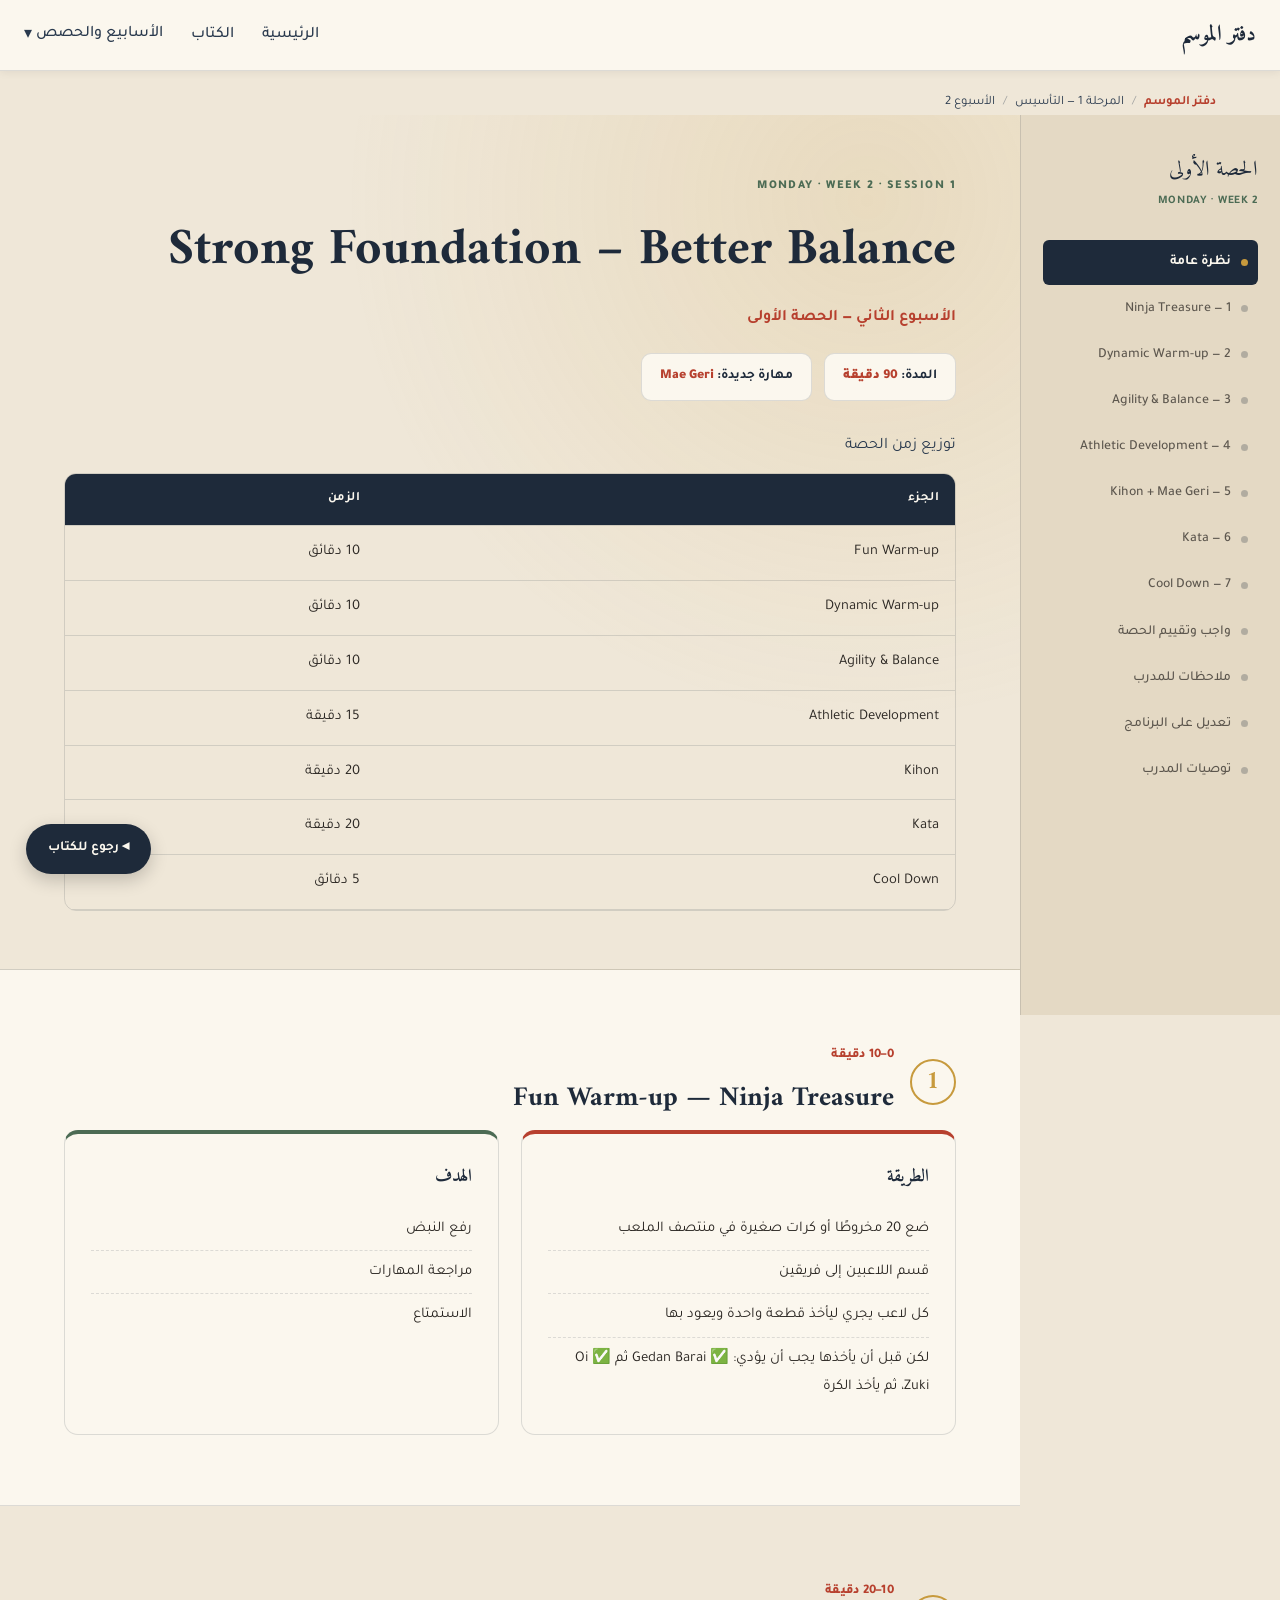
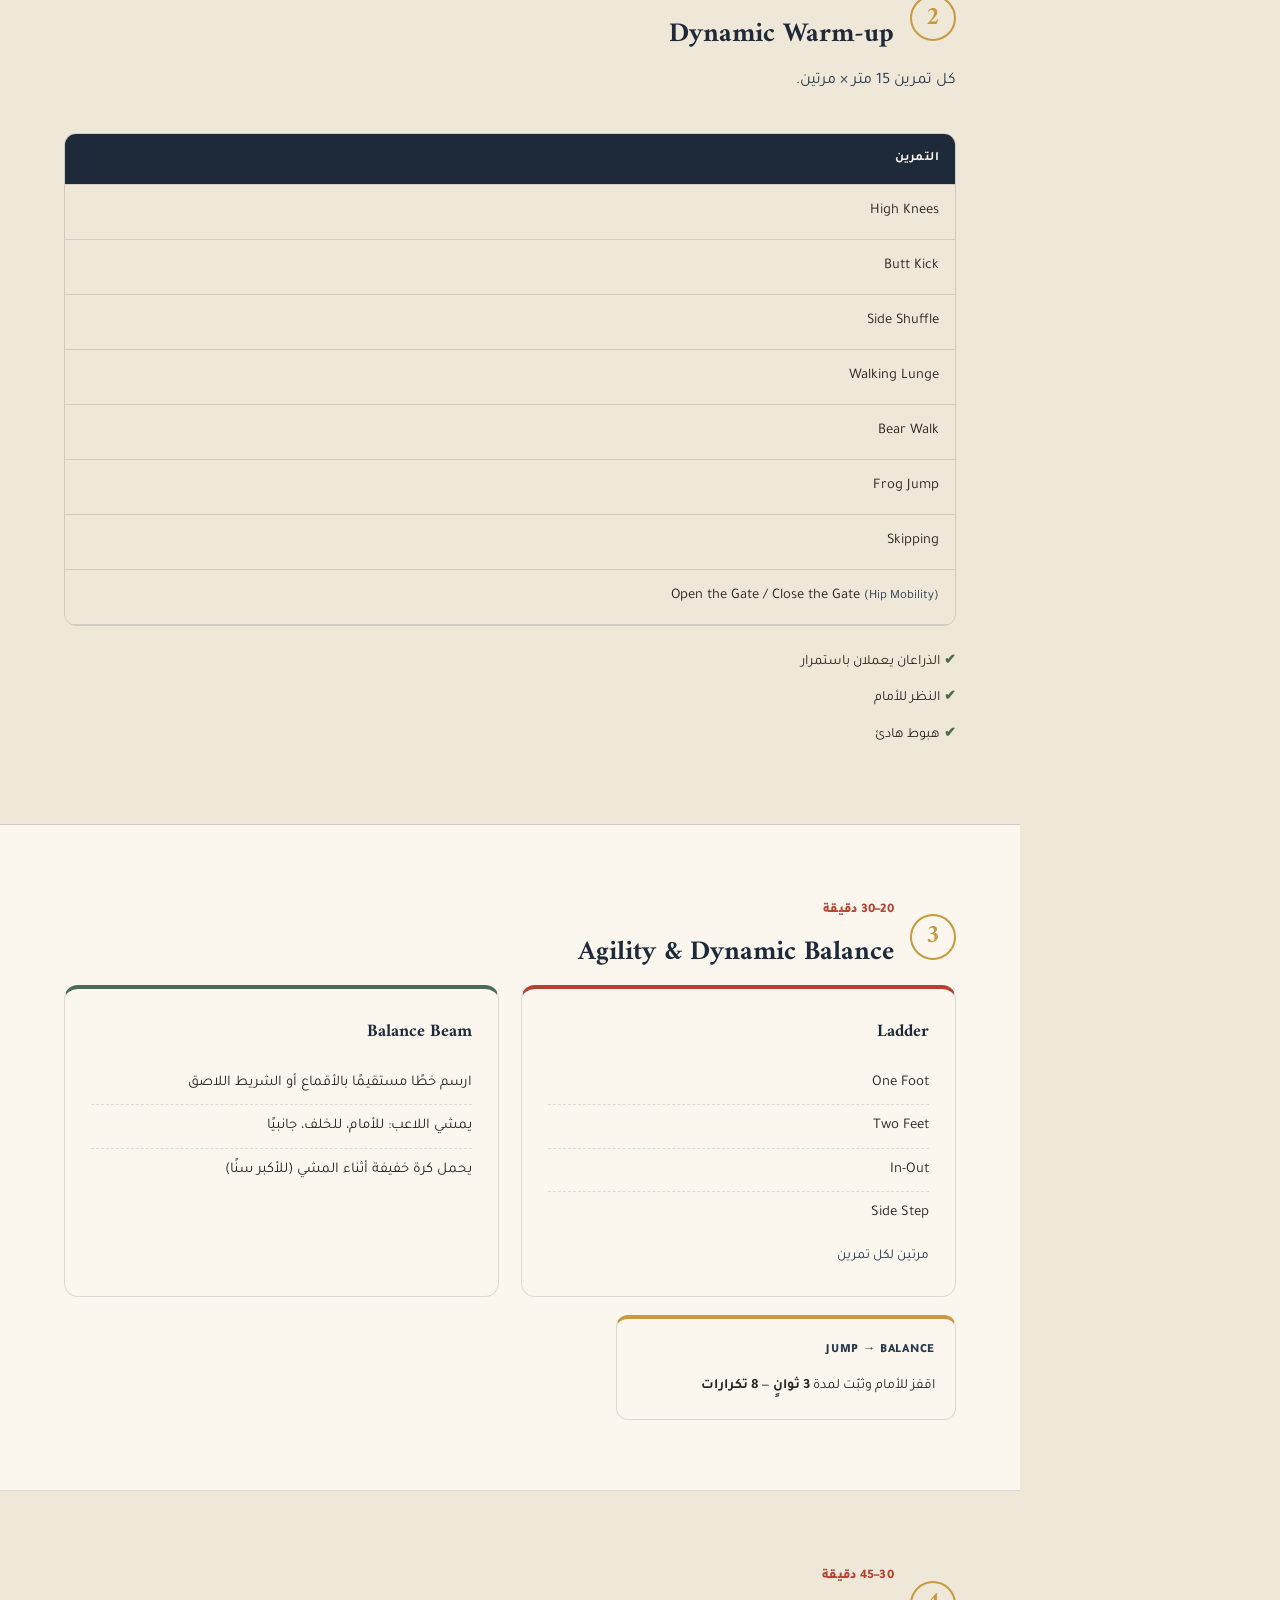
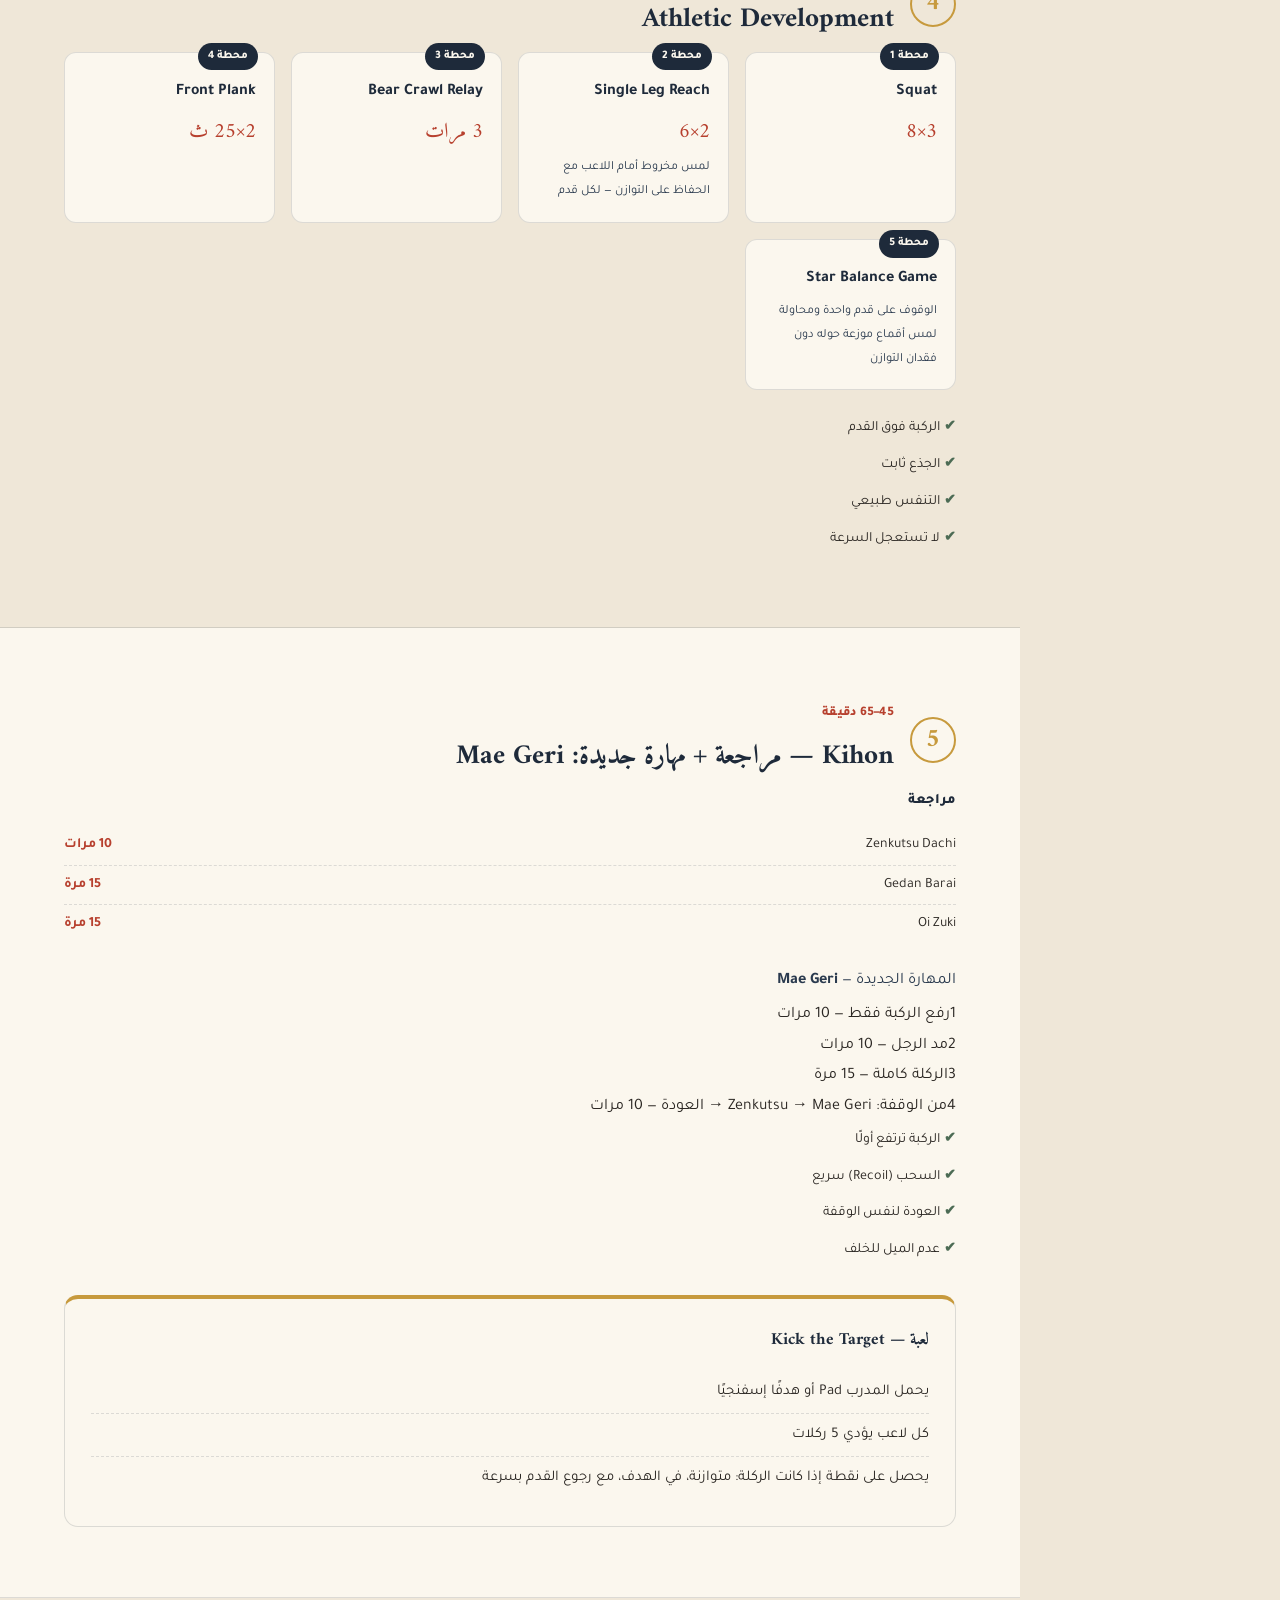
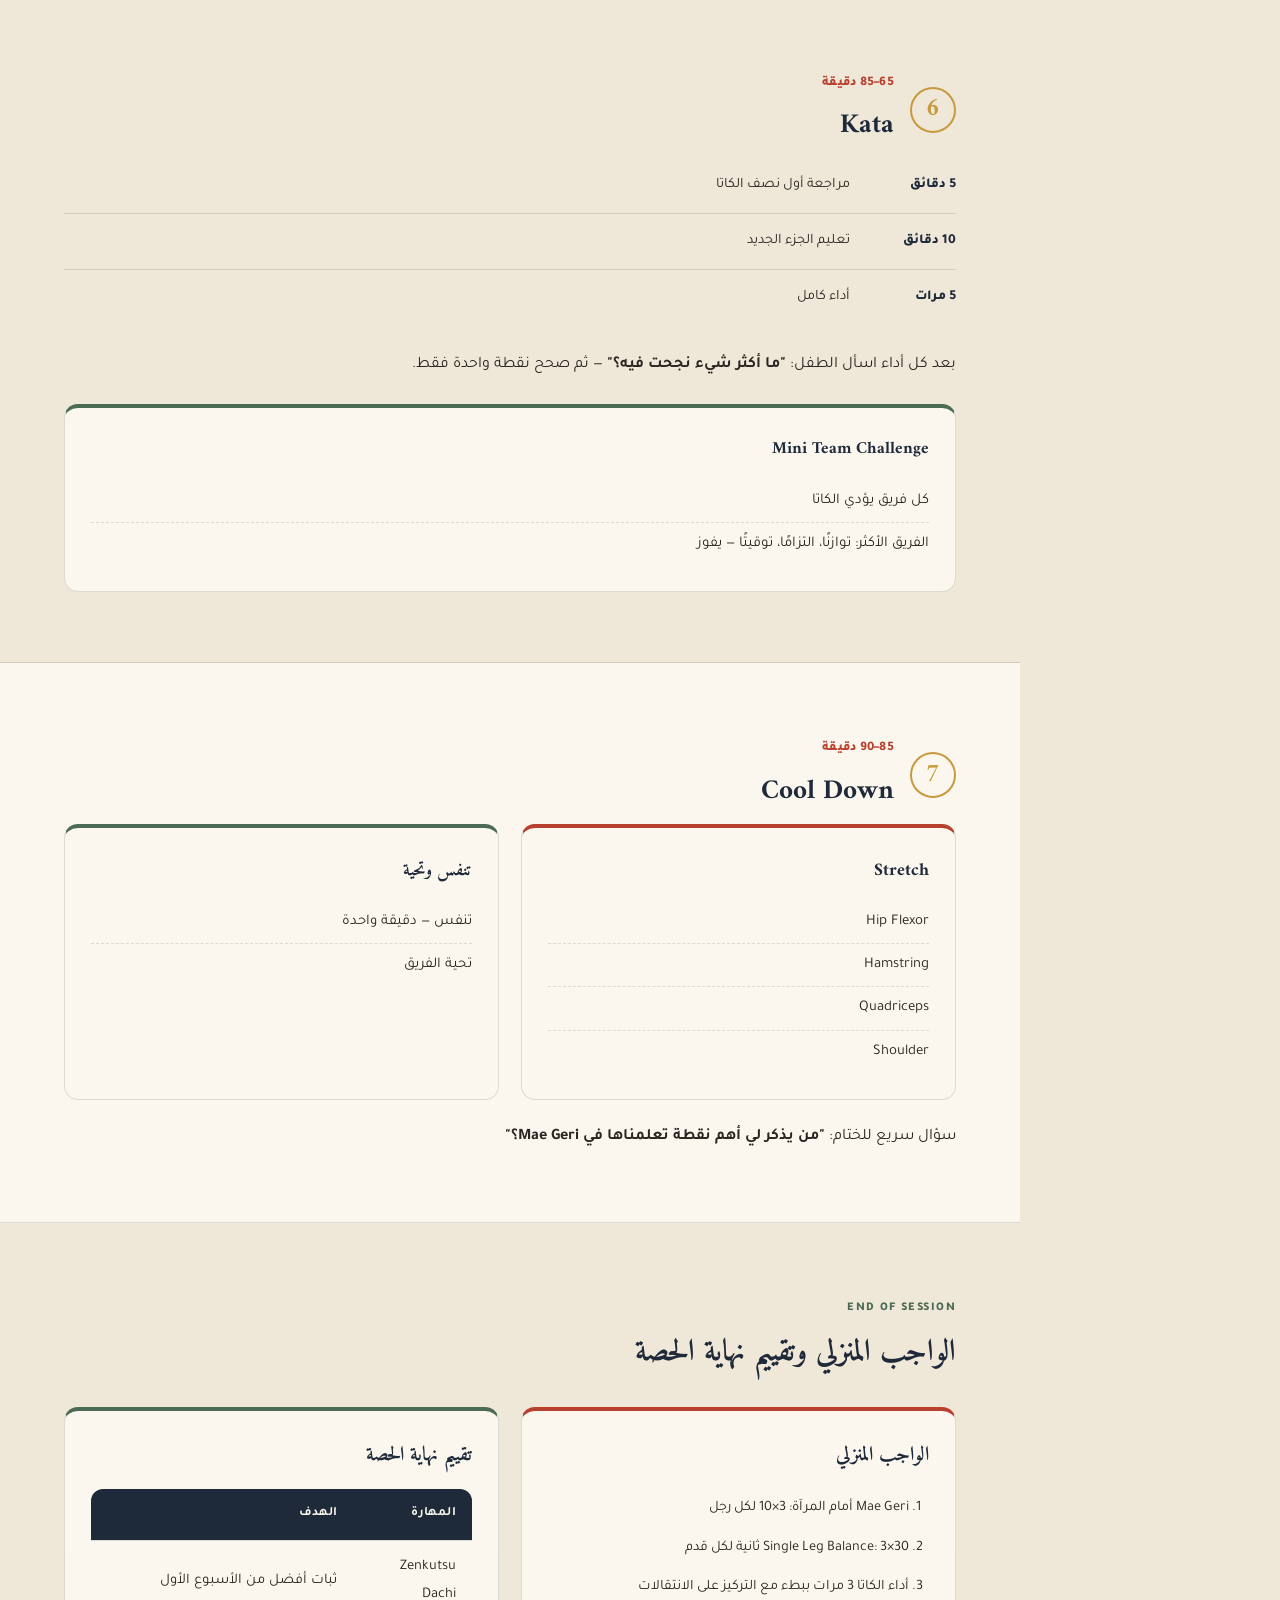
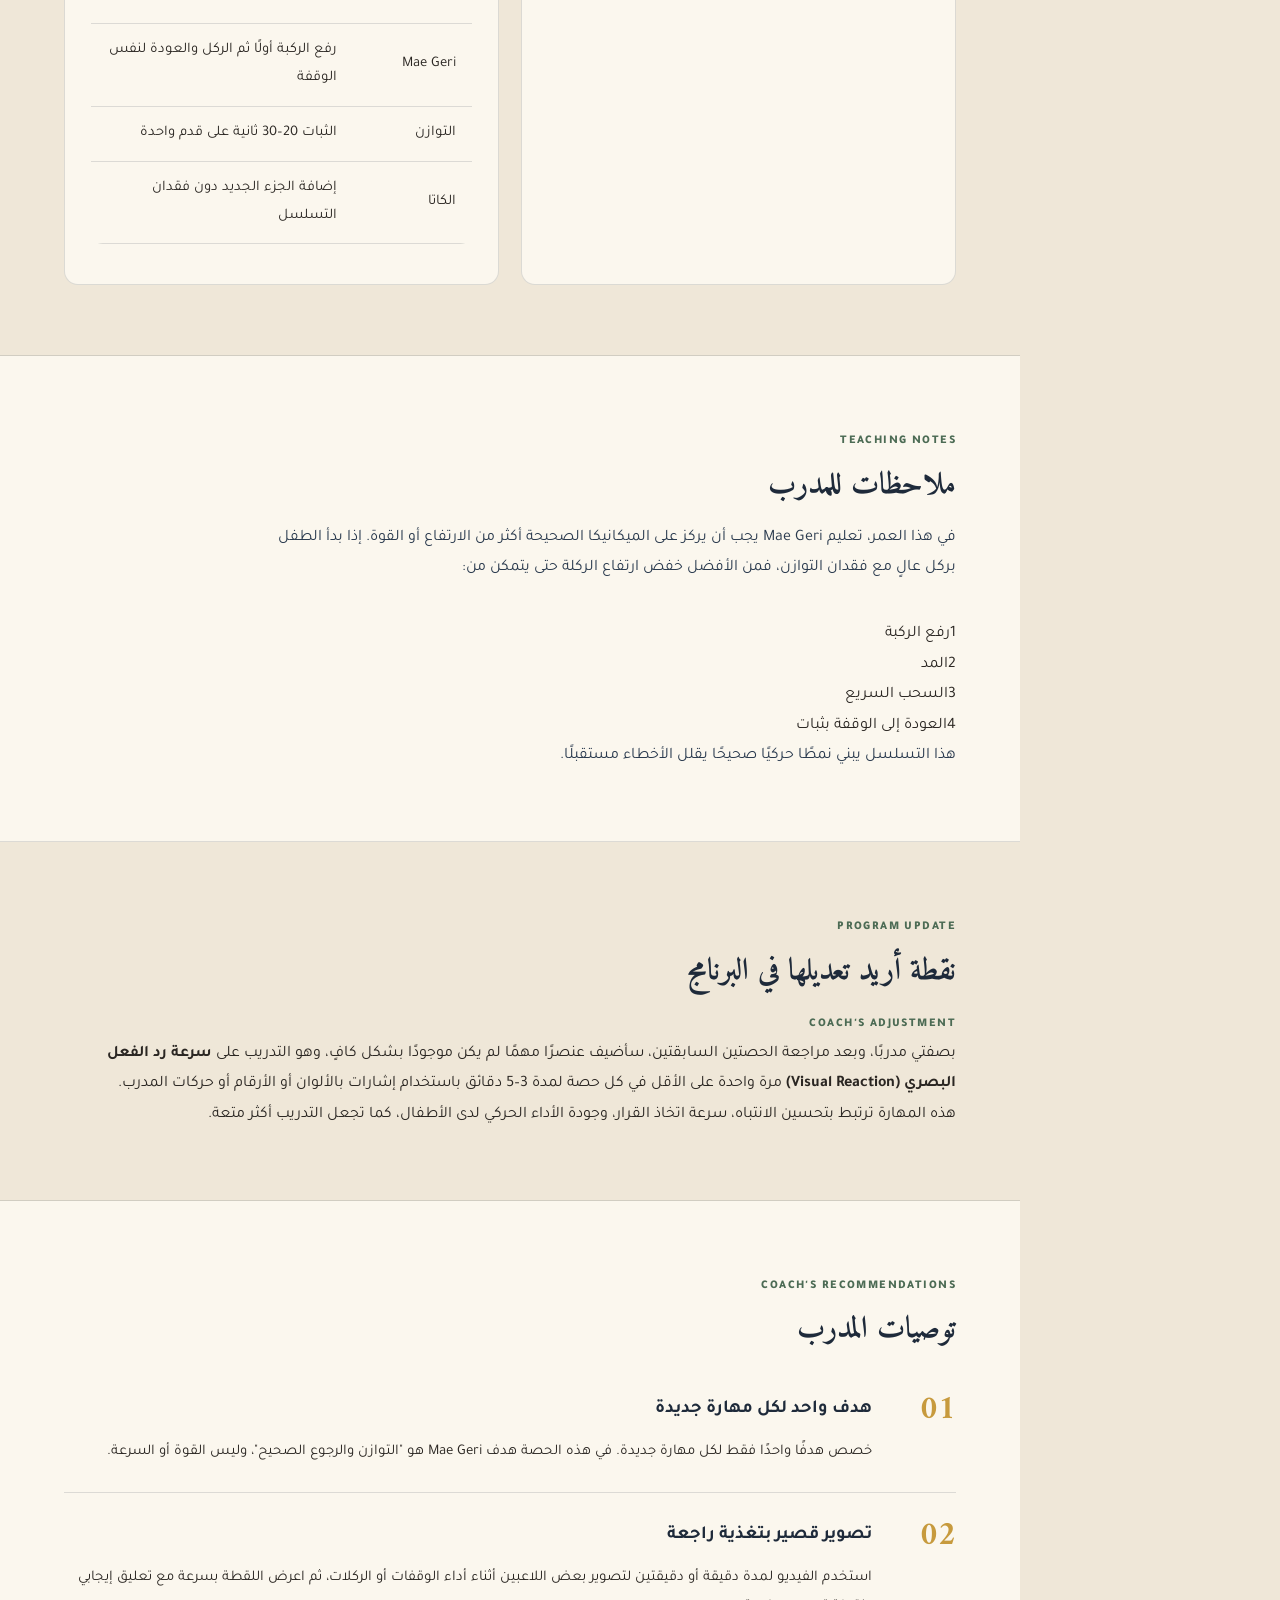
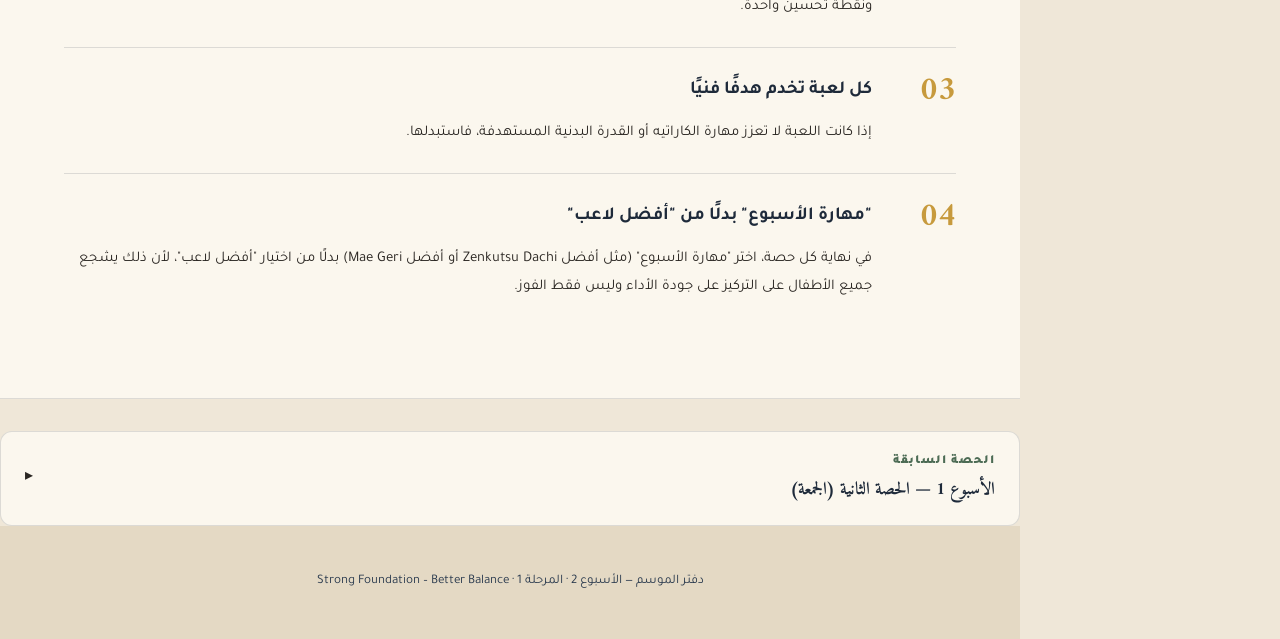
<file: weeks/week2s1.html>
<!DOCTYPE html>
<html lang="ar" dir="rtl">
<head>
<meta charset="UTF-8">
<meta name="viewport" content="width=device-width, initial-scale=1.0">
<title>الأسبوع 2 — الحصة الأولى (الإثنين) | دفتر الموسم</title>
<link rel="preconnect" href="https://fonts.googleapis.com">
<link rel="preconnect" href="https://fonts.gstatic.com" crossorigin>
<link href="https://fonts.googleapis.com/css2?family=Amiri:wght@400;700&family=Tajawal:wght@300;400;500;700;900&display=swap" rel="stylesheet">
<link rel="stylesheet" href="../css/style.css">
</head>
<body>

<div id="progress"><div id="progress-fill"></div></div>

<div class="breadcrumb">
  <a href="../index.html">دفتر الموسم</a>
  <span class="sep">/</span>
  <span>المرحلة 1 — التأسيس</span>
  <span class="sep">/</span>
  <span>الأسبوع 2</span>
</div>

<div class="layout">
  <nav class="toc">
    <span class="brand">الحصة الأولى</span>
    <span class="brand-sub">MONDAY · WEEK 2</span>
    <ul>
      <li><a href="#overview"><span class="dot"></span> نظرة عامة</a></li>
      <li><a href="#part1"><span class="dot"></span> 1 — Ninja Treasure</a></li>
      <li><a href="#part2"><span class="dot"></span> 2 — Dynamic Warm-up</a></li>
      <li><a href="#part3"><span class="dot"></span> 3 — Agility &amp; Balance</a></li>
      <li><a href="#part4"><span class="dot"></span> 4 — Athletic Development</a></li>
      <li><a href="#part5"><span class="dot"></span> 5 — Kihon + Mae Geri</a></li>
      <li><a href="#part6"><span class="dot"></span> 6 — Kata</a></li>
      <li><a href="#part7"><span class="dot"></span> 7 — Cool Down</a></li>
      <li><a href="#homework"><span class="dot"></span> واجب وتقييم الحصة</a></li>
      <li><a href="#coach-notes"><span class="dot"></span> ملاحظات للمدرب</a></li>
      <li><a href="#program-note"><span class="dot"></span> تعديل على البرنامج</a></li>
      <li><a href="#recommendations"><span class="dot"></span> توصيات المدرب</a></li>
    </ul>
  </nav>

  <main>
    <!-- OVERVIEW -->
    <section class="session-hero" id="overview">
      <span class="kicker">Monday · Week 2 · Session 1</span>
      <h1 style="margin-bottom:4px;">Strong Foundation – Better Balance</h1>
      <span class="en-title">الأسبوع الثاني — الحصة الأولى</span>

      <div class="session-meta">
        <div class="m">المدة: <b>90 دقيقة</b></div>
        <div class="m">مهارة جديدة: <b>Mae Geri</b></div>
      </div>

      <p class="section-sub" style="margin-top:30px; margin-bottom:12px;">توزيع زمن الحصة</p>
      <div class="tblwrap">
        <table>
          <thead><tr><th>الجزء</th><th>الزمن</th></tr></thead>
          <tbody>
            <tr><td>Fun Warm-up</td><td>10 دقائق</td></tr>
            <tr><td>Dynamic Warm-up</td><td>10 دقائق</td></tr>
            <tr><td>Agility &amp; Balance</td><td>10 دقائق</td></tr>
            <tr><td>Athletic Development</td><td>15 دقيقة</td></tr>
            <tr><td>Kihon</td><td>20 دقيقة</td></tr>
            <tr><td>Kata</td><td>20 دقيقة</td></tr>
            <tr><td>Cool Down</td><td>5 دقائق</td></tr>
          </tbody>
        </table>
      </div>
    </section>

    <!-- PART 1 -->
    <section class="part-block alt" id="part1">
      <div class="part-top">
        <span class="part-index">1</span>
        <div>
          <span class="part-time">0–10 دقيقة</span>
          <h2 style="margin:2px 0 0;">Fun Warm-up — Ninja Treasure</h2>
        </div>
      </div>
      <div class="grid2">
        <div class="pillar">
          <h3 style="font-size:1.1rem;">الطريقة</h3>
          <ul>
            <li>ضع 20 مخروطًا أو كرات صغيرة في منتصف الملعب</li>
            <li>قسم اللاعبين إلى فريقين</li>
            <li>كل لاعب يجري ليأخذ قطعة واحدة ويعود بها</li>
            <li>لكن قبل أن يأخذها يجب أن يؤدي: ✅ Gedan Barai ثم ✅ Oi Zuki، ثم يأخذ الكرة</li>
          </ul>
        </div>
        <div class="pillar phys">
          <h3 style="font-size:1.1rem;">الهدف</h3>
          <ul>
            <li>رفع النبض</li>
            <li>مراجعة المهارات</li>
            <li>الاستمتاع</li>
          </ul>
        </div>
      </div>
    </section>

    <!-- PART 2 -->
    <section class="part-block" id="part2">
      <div class="part-top">
        <span class="part-index">2</span>
        <div>
          <span class="part-time">10–20 دقيقة</span>
          <h2 style="margin:2px 0 0;">Dynamic Warm-up</h2>
        </div>
      </div>
      <p class="section-sub">كل تمرين 15 متر × مرتين.</p>
      <div class="tblwrap">
        <table>
          <thead><tr><th>التمرين</th></tr></thead>
          <tbody>
            <tr><td>High Knees</td></tr>
            <tr><td>Butt Kick</td></tr>
            <tr><td>Side Shuffle</td></tr>
            <tr><td>Walking Lunge</td></tr>
            <tr><td>Bear Walk</td></tr>
            <tr><td>Frog Jump</td></tr>
            <tr><td>Skipping</td></tr>
            <tr><td>Open the Gate / Close the Gate <span style="color:var(--ink-soft); font-size:.8rem;">(Hip Mobility)</span></td></tr>
          </tbody>
        </table>
      </div>
      <ul class="cue-list">
        <li>الذراعان يعملان باستمرار</li>
        <li>النظر للأمام</li>
        <li>هبوط هادئ</li>
      </ul>
    </section>

    <!-- PART 3 -->
    <section class="part-block alt" id="part3">
      <div class="part-top">
        <span class="part-index">3</span>
        <div>
          <span class="part-time">20–30 دقيقة</span>
          <h2 style="margin:2px 0 0;">Agility &amp; Dynamic Balance</h2>
        </div>
      </div>

      <div class="grid2">
        <div class="pillar">
          <h3 style="font-size:1.1rem;">Ladder</h3>
          <ul>
            <li>One Foot</li><li>Two Feet</li><li>In-Out</li><li>Side Step</li>
          </ul>
          <p style="font-size:.85rem; color:var(--ink-soft); margin-top:10px;">مرتين لكل تمرين</p>
        </div>
        <div class="pillar phys">
          <h3 style="font-size:1.1rem;">Balance Beam</h3>
          <ul>
            <li>ارسم خطًا مستقيمًا بالأقماع أو الشريط اللاصق</li>
            <li>يمشي اللاعب: للأمام، للخلف، جانبيًا</li>
            <li>يحمل كرة خفيفة أثناء المشي (للأكبر سنًا)</li>
          </ul>
        </div>
      </div>

      <div class="focus-card" style="margin-top:18px; max-width:340px;">
        <h5>Jump → Balance</h5>
        <p style="margin-top:4px;">اقفز للأمام وثبّت لمدة <b>3 ثوانٍ</b> — <b>8 تكرارات</b></p>
      </div>
    </section>

    <!-- PART 4 -->
    <section class="part-block" id="part4">
      <div class="part-top">
        <span class="part-index">4</span>
        <div>
          <span class="part-time">30–45 دقيقة</span>
          <h2 style="margin:2px 0 0;">Athletic Development</h2>
        </div>
      </div>
      <div class="station-grid">
        <div class="station"><span class="n">محطة 1</span><h4>Squat</h4><div class="reps">3×8</div></div>
        <div class="station"><span class="n">محطة 2</span><h4>Single Leg Reach</h4><div class="reps">2×6</div><div class="note">لمس مخروط أمام اللاعب مع الحفاظ على التوازن — لكل قدم</div></div>
        <div class="station"><span class="n">محطة 3</span><h4>Bear Crawl Relay</h4><div class="reps">3 مرات</div></div>
        <div class="station"><span class="n">محطة 4</span><h4>Front Plank</h4><div class="reps">2×25 ث</div></div>
        <div class="station"><span class="n">محطة 5</span><h4>Star Balance Game</h4><div class="note">الوقوف على قدم واحدة ومحاولة لمس أقماع موزعة حوله دون فقدان التوازن</div></div>
      </div>
      <ul class="cue-list">
        <li>الركبة فوق القدم</li>
        <li>الجذع ثابت</li>
        <li>التنفس طبيعي</li>
        <li>لا تستعجل السرعة</li>
      </ul>
    </section>

    <!-- PART 5 -->
    <section class="part-block alt" id="part5">
      <div class="part-top">
        <span class="part-index">5</span>
        <div>
          <span class="part-time">45–65 دقيقة</span>
          <h2 style="margin:2px 0 0;">Kihon — مراجعة + مهارة جديدة: Mae Geri</h2>
        </div>
      </div>

      <div class="kihon-groups">
        <div class="kihon-group">
          <h5>مراجعة</h5>
          <ul>
            <li>Zenkutsu Dachi <b>10 مرات</b></li>
            <li>Gedan Barai <b>15 مرة</b></li>
            <li>Oi Zuki <b>15 مرة</b></li>
          </ul>
        </div>
      </div>

      <p class="section-sub" style="margin-bottom:4px;">المهارة الجديدة — <b>Mae Geri</b></p>
      <div class="mech-steps">
        <div class="mech-step"><span class="s">1</span><span class="d">رفع الركبة فقط — 10 مرات</span></div>
        <div class="mech-step"><span class="s">2</span><span class="d">مد الرجل — 10 مرات</span></div>
        <div class="mech-step"><span class="s">3</span><span class="d">الركلة كاملة — 15 مرة</span></div>
        <div class="mech-step"><span class="s">4</span><span class="d">من الوقفة: Zenkutsu → Mae Geri → العودة — 10 مرات</span></div>
      </div>

      <ul class="cue-list" style="margin-bottom:26px;">
        <li>الركبة ترتفع أولًا</li>
        <li>السحب (Recoil) سريع</li>
        <li>العودة لنفس الوقفة</li>
        <li>عدم الميل للخلف</li>
      </ul>

      <div class="pillar" style="border-top-color:var(--gold);">
        <h3 style="font-size:1.05rem;">لعبة — Kick the Target</h3>
        <ul>
          <li>يحمل المدرب Pad أو هدفًا إسفنجيًا</li>
          <li>كل لاعب يؤدي 5 ركلات</li>
          <li>يحصل على نقطة إذا كانت الركلة: متوازنة، في الهدف، مع رجوع القدم بسرعة</li>
        </ul>
      </div>
    </section>

    <!-- PART 6 -->
    <section class="part-block" id="part6">
      <div class="part-top">
        <span class="part-index">6</span>
        <div>
          <span class="part-time">65–85 دقيقة</span>
          <h2 style="margin:2px 0 0;">Kata</h2>
        </div>
      </div>
      <div class="kata-timeline">
        <div class="kata-step"><span class="t">5 دقائق</span><span class="d">مراجعة أول نصف الكاتا</span></div>
        <div class="kata-step"><span class="t">10 دقائق</span><span class="d">تعليم الجزء الجديد</span></div>
        <div class="kata-step"><span class="t">5 مرات</span><span class="d">أداء كامل</span></div>
      </div>

      <div class="assess-note" style="margin-bottom:24px;">
        بعد كل أداء اسأل الطفل: <b>"ما أكثر شيء نجحت فيه؟"</b> — ثم صحح نقطة واحدة فقط.
      </div>

      <div class="pillar" style="border-top-color:var(--mat-green);">
        <h3 style="font-size:1.05rem;">Mini Team Challenge</h3>
        <ul>
          <li>كل فريق يؤدي الكاتا</li>
          <li>الفريق الأكثر: توازنًا، التزامًا، توقيتًا — يفوز</li>
        </ul>
      </div>
    </section>

    <!-- PART 7 -->
    <section class="part-block alt" id="part7">
      <div class="part-top">
        <span class="part-index">7</span>
        <div>
          <span class="part-time">85–90 دقيقة</span>
          <h2 style="margin:2px 0 0;">Cool Down</h2>
        </div>
      </div>
      <div class="grid2">
        <div class="pillar">
          <h3 style="font-size:1.1rem;">Stretch</h3>
          <ul>
            <li>Hip Flexor</li><li>Hamstring</li><li>Quadriceps</li><li>Shoulder</li>
          </ul>
        </div>
        <div class="pillar phys">
          <h3 style="font-size:1.1rem;">تنفس وتحية</h3>
          <ul>
            <li>تنفس — دقيقة واحدة</li>
            <li>تحية الفريق</li>
          </ul>
        </div>
      </div>
      <div class="assess-note" style="margin-top:22px;">
        سؤال سريع للختام: <b>"من يذكر لي أهم نقطة تعلمناها في Mae Geri؟"</b>
      </div>
    </section>

    <!-- HOMEWORK + SESSION ASSESSMENT -->
    <section class="part-block" id="homework">
      <span class="eyebrow">End of Session</span>
      <h2 style="font-family:var(--display); font-size:1.9rem; color:var(--ink); margin-bottom:26px;">الواجب المنزلي وتقييم نهاية الحصة</h2>

      <div class="hw-goal-grid">
        <div class="hw-card">
          <h3>الواجب المنزلي</h3>
          <ol>
            <li>Mae Geri أمام المرآة: 3×10 لكل رجل</li>
            <li>Single Leg Balance: 3×30 ثانية لكل قدم</li>
            <li>أداء الكاتا 3 مرات ببطء مع التركيز على الانتقالات</li>
          </ol>
        </div>
        <div class="goal-card">
          <h3>تقييم نهاية الحصة</h3>
          <div class="tblwrap" style="border:none;">
            <table>
              <thead><tr><th>المهارة</th><th>الهدف</th></tr></thead>
              <tbody>
                <tr><td>Zenkutsu Dachi</td><td>ثبات أفضل من الأسبوع الأول</td></tr>
                <tr><td>Mae Geri</td><td>رفع الركبة أولًا ثم الركل والعودة لنفس الوقفة</td></tr>
                <tr><td>التوازن</td><td>الثبات 20–30 ثانية على قدم واحدة</td></tr>
                <tr><td>الكاتا</td><td>إضافة الجزء الجديد دون فقدان التسلسل</td></tr>
              </tbody>
            </table>
          </div>
        </div>
      </div>
    </section>

    <!-- COACH NOTES -->
    <section class="part-block alt" id="coach-notes">
      <span class="eyebrow">Teaching Notes</span>
      <h2 style="font-family:var(--display); font-size:1.9rem; color:var(--ink); margin-bottom:8px;">ملاحظات للمدرب</h2>
      <p class="section-sub">
        في هذا العمر، تعليم Mae Geri يجب أن يركز على الميكانيكا الصحيحة أكثر من الارتفاع أو القوة. إذا بدأ الطفل بركل عالٍ مع فقدان التوازن، فمن الأفضل خفض ارتفاع الركلة حتى يتمكن من:
      </p>
      <div class="mech-steps" style="max-width:520px;">
        <div class="mech-step"><span class="s">1</span><span class="d">رفع الركبة</span></div>
        <div class="mech-step"><span class="s">2</span><span class="d">المد</span></div>
        <div class="mech-step"><span class="s">3</span><span class="d">السحب السريع</span></div>
        <div class="mech-step"><span class="s">4</span><span class="d">العودة إلى الوقفة بثبات</span></div>
      </div>
      <p class="section-sub" style="margin-bottom:0;">هذا التسلسل يبني نمطًا حركيًا صحيحًا يقلل الأخطاء مستقبلًا.</p>
    </section>

    <!-- PROGRAM ADJUSTMENT NOTE -->
    <section class="part-block" id="program-note">
      <span class="eyebrow">Program Update</span>
      <h2 style="font-family:var(--display); font-size:1.9rem; color:var(--ink); margin-bottom:8px;">نقطة أريد تعديلها في البرنامج</h2>
      <div class="program-note">
        <span class="eyebrow">Coach's Adjustment</span>
        <p>
          بصفتي مدربًا، وبعد مراجعة الحصتين السابقتين، سأضيف عنصرًا مهمًا لم يكن موجودًا بشكل كافٍ، وهو التدريب على <b>سرعة رد الفعل البصري (Visual Reaction)</b> مرة واحدة على الأقل في كل حصة لمدة 3–5 دقائق باستخدام إشارات بالألوان أو الأرقام أو حركات المدرب.
        </p>
        <p>
          هذه المهارة ترتبط بتحسين الانتباه، سرعة اتخاذ القرار، وجودة الأداء الحركي لدى الأطفال، كما تجعل التدريب أكثر متعة.
        </p>
      </div>
    </section>

    <!-- COACH'S RECOMMENDATIONS -->
    <section class="part-block alt" id="recommendations">
      <span class="eyebrow">Coach's Recommendations</span>
      <h2 style="font-family:var(--display); font-size:1.9rem; color:var(--ink); margin-bottom:8px;">توصيات المدرب</h2>

      <div class="goal-block">
        <span class="goal-num">01</span>
        <div>
          <h4>هدف واحد لكل مهارة جديدة</h4>
          <p style="font-size:.93rem; color:var(--charcoal);">خصص هدفًا واحدًا فقط لكل مهارة جديدة. في هذه الحصة هدف Mae Geri هو "التوازن والرجوع الصحيح"، وليس القوة أو السرعة.</p>
        </div>
      </div>
      <div class="goal-block">
        <span class="goal-num">02</span>
        <div>
          <h4>تصوير قصير بتغذية راجعة</h4>
          <p style="font-size:.93rem; color:var(--charcoal);">استخدم الفيديو لمدة دقيقة أو دقيقتين لتصوير بعض اللاعبين أثناء أداء الوقفات أو الركلات، ثم اعرض اللقطة بسرعة مع تعليق إيجابي ونقطة تحسين واحدة.</p>
        </div>
      </div>
      <div class="goal-block">
        <span class="goal-num">03</span>
        <div>
          <h4>كل لعبة تخدم هدفًا فنيًا</h4>
          <p style="font-size:.93rem; color:var(--charcoal);">إذا كانت اللعبة لا تعزز مهارة الكاراتيه أو القدرة البدنية المستهدفة، فاستبدلها.</p>
        </div>
      </div>
      <div class="goal-block">
        <span class="goal-num">04</span>
        <div>
          <h4>"مهارة الأسبوع" بدلًا من "أفضل لاعب"</h4>
          <p style="font-size:.93rem; color:var(--charcoal);">في نهاية كل حصة، اختر "مهارة الأسبوع" (مثل أفضل Zenkutsu Dachi أو أفضل Mae Geri) بدلًا من اختيار "أفضل لاعب"، لأن ذلك يشجع جميع الأطفال على التركيز على جودة الأداء وليس فقط الفوز.</p>
        </div>
      </div>
    </section>

    <div class="session-nav">
      <a href="week1s2.html">
        <div>
          <span class="dir">الحصة السابقة</span>
          <b>الأسبوع 1 — الحصة الثانية (الجمعة)</b>
        </div>
        <span class="arrow">▸</span>
      </a>
    </div>

    <footer>
      دفتر الموسم — الأسبوع 2 · المرحلة 1 · Strong Foundation – Better Balance
    </footer>
  </main>
</div>

<a class="back-fab" href="../index.html">◂ رجوع للكتاب</a>

<script src="../js/main.js"></script>
</body>
</html>
</file>
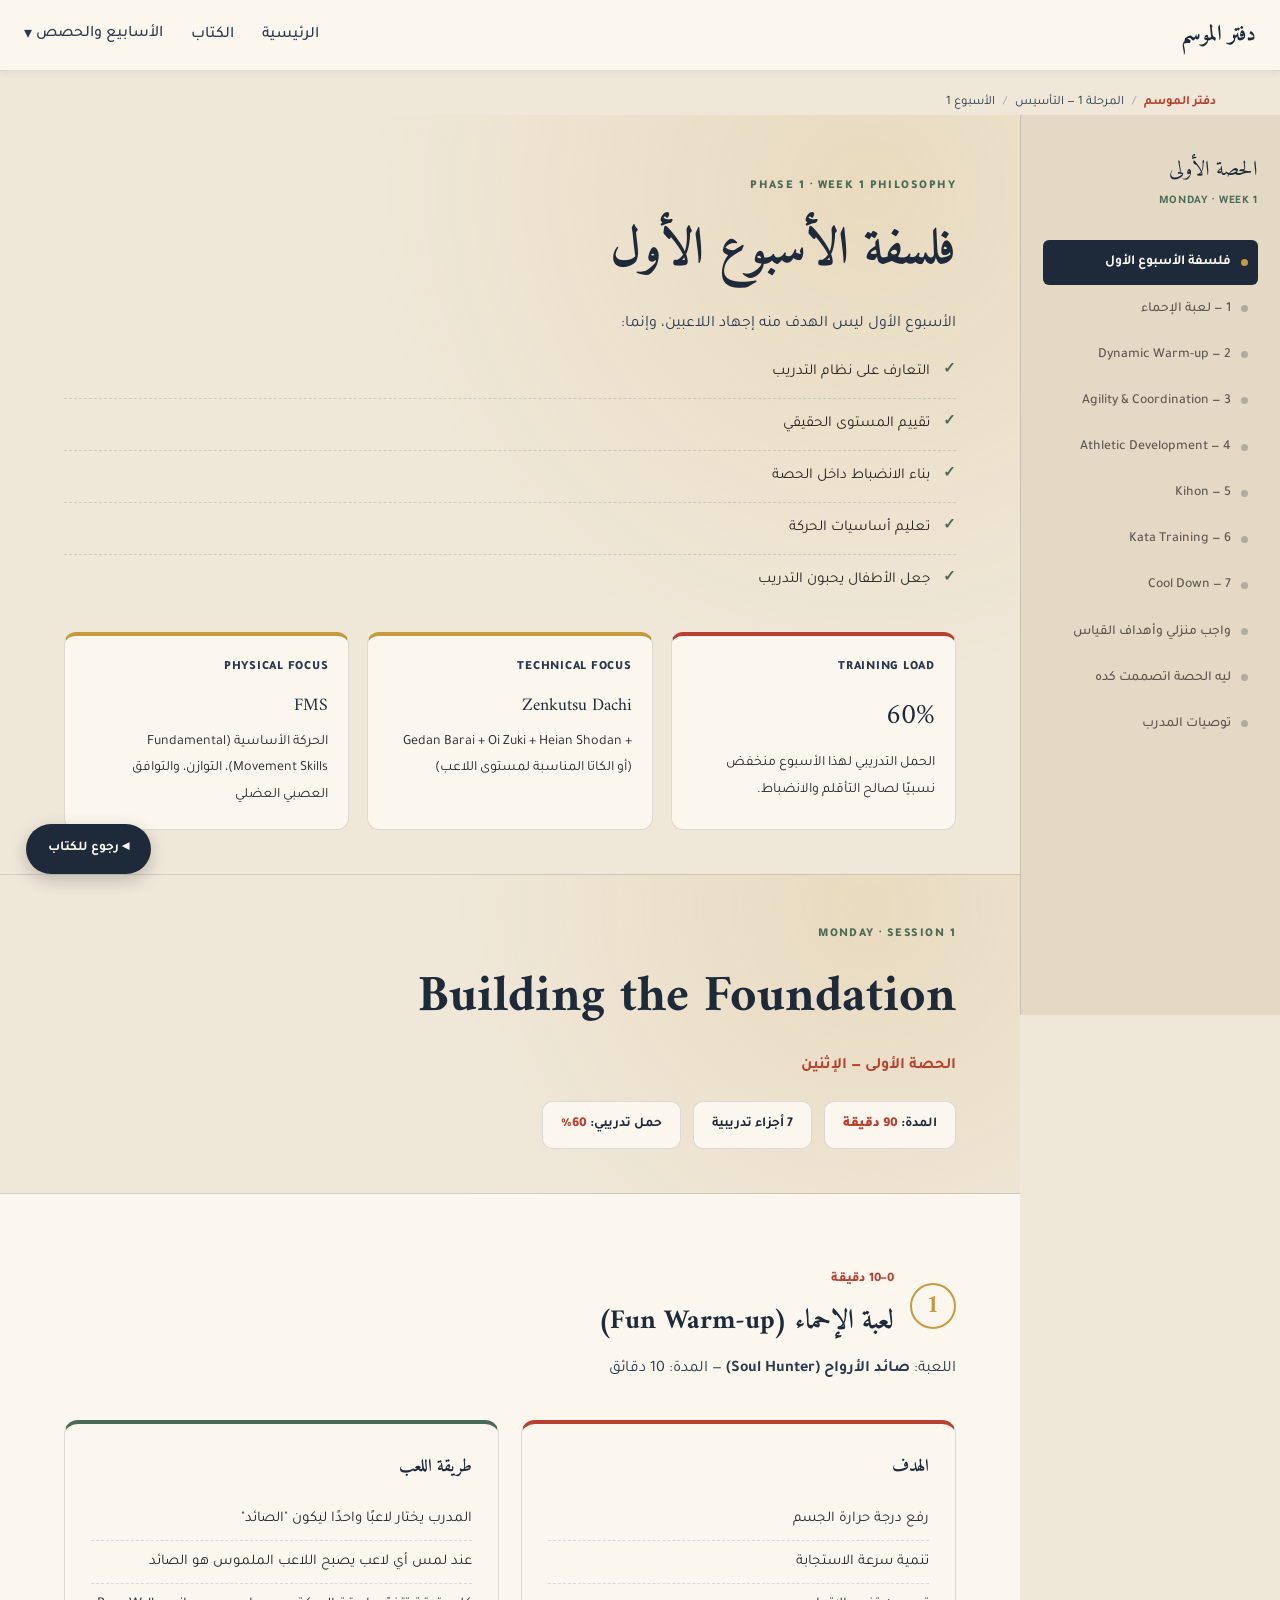
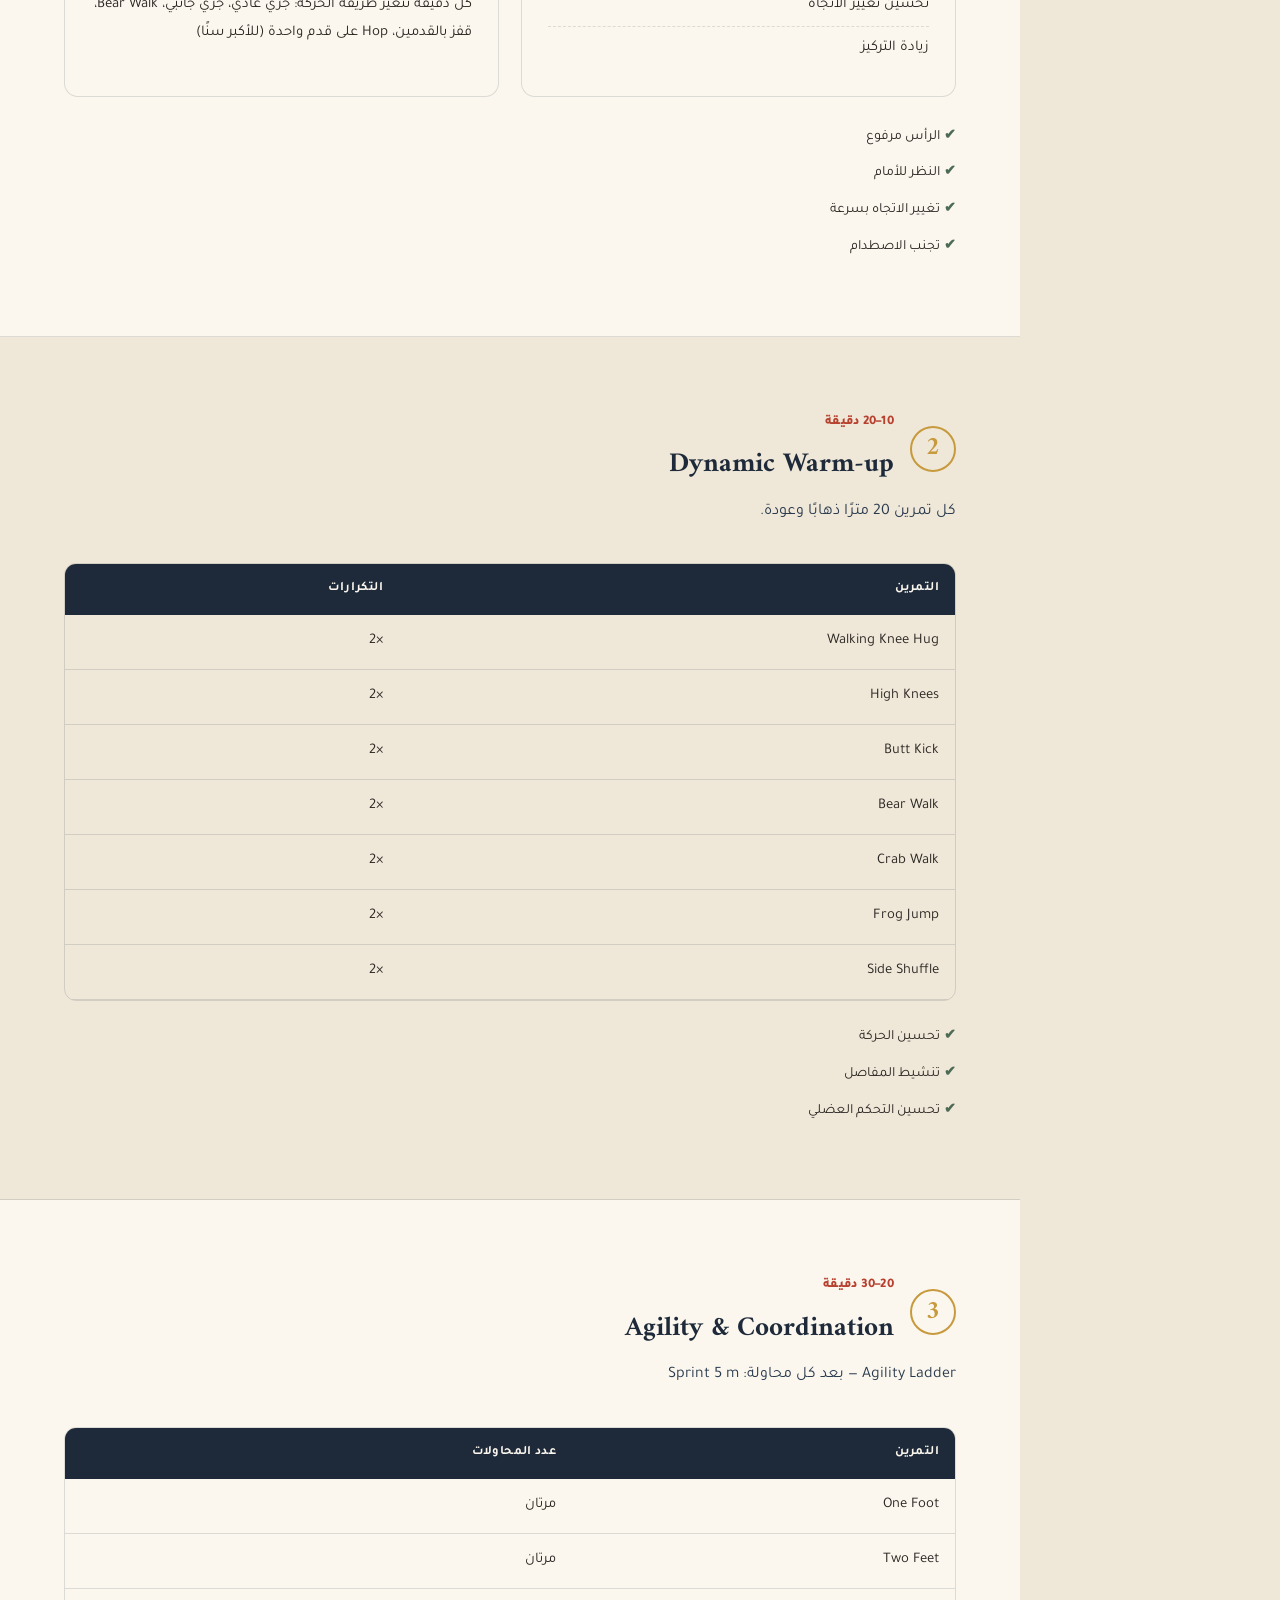
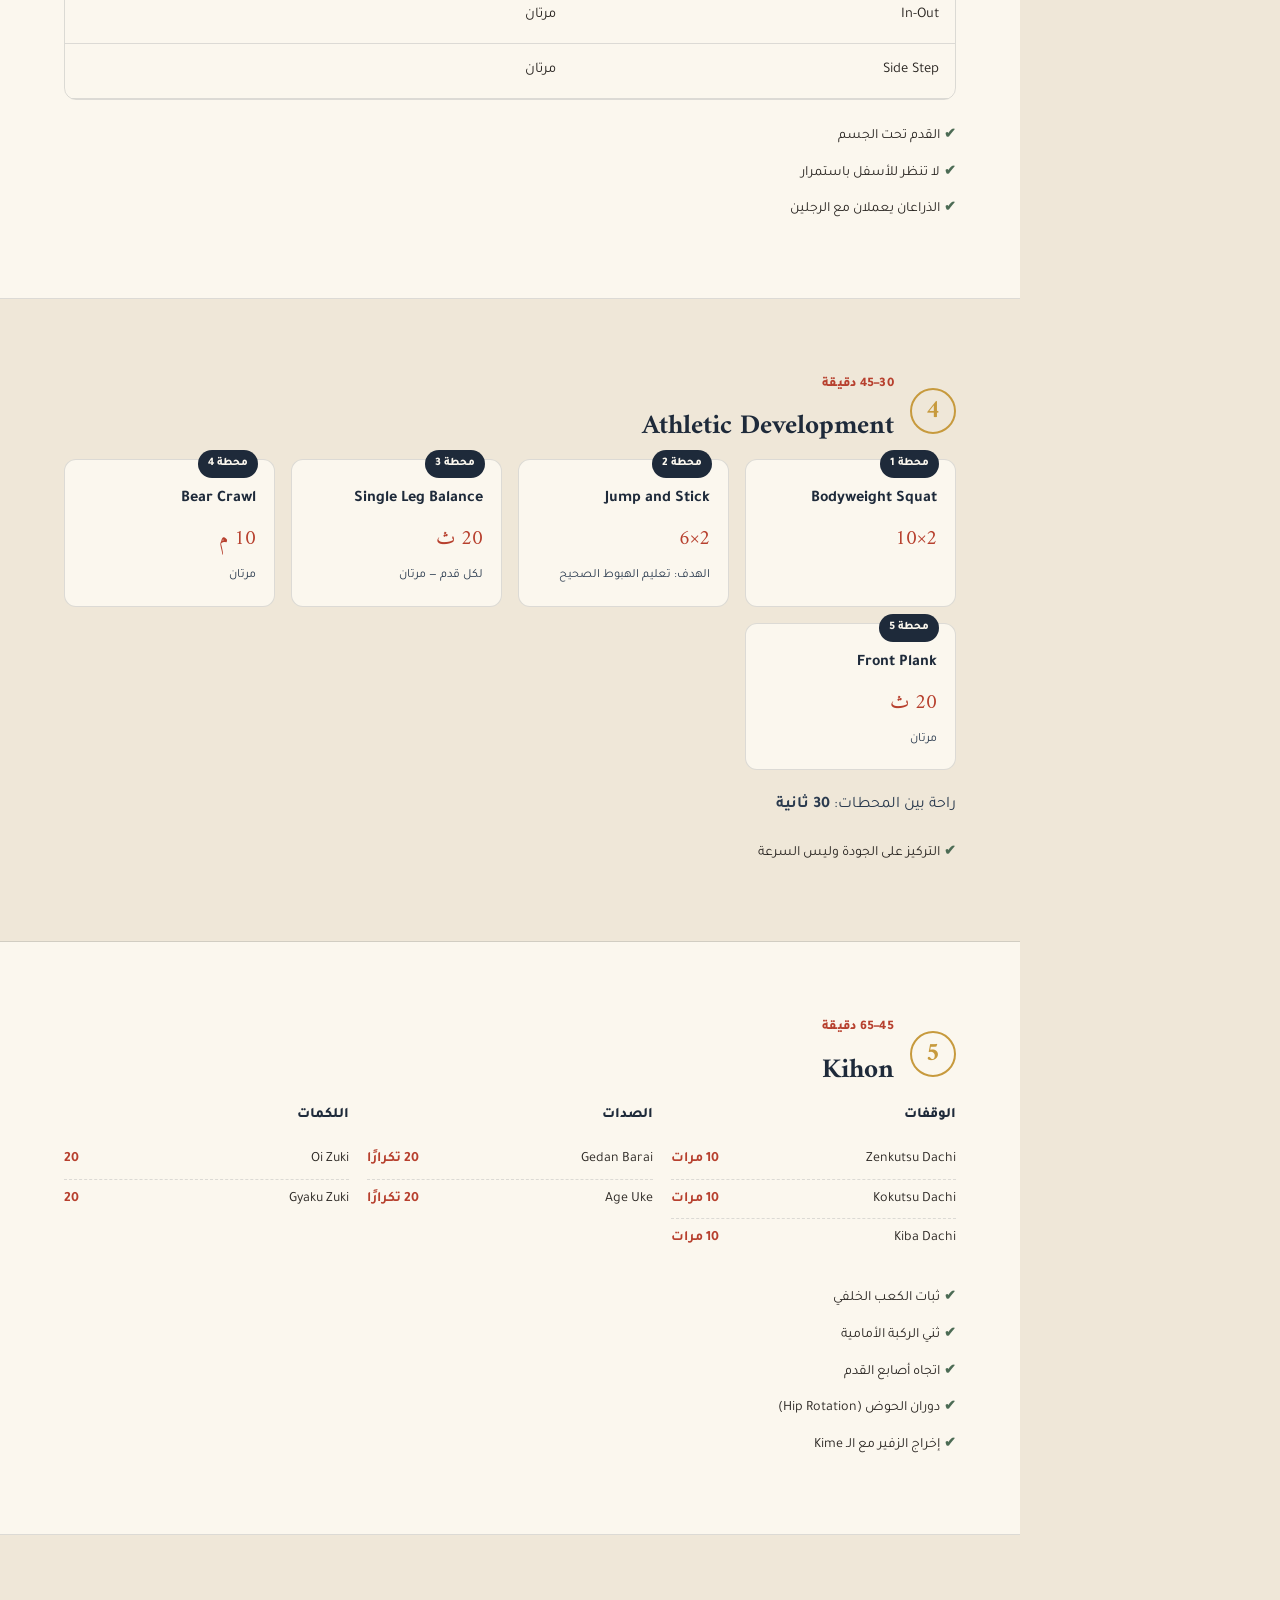
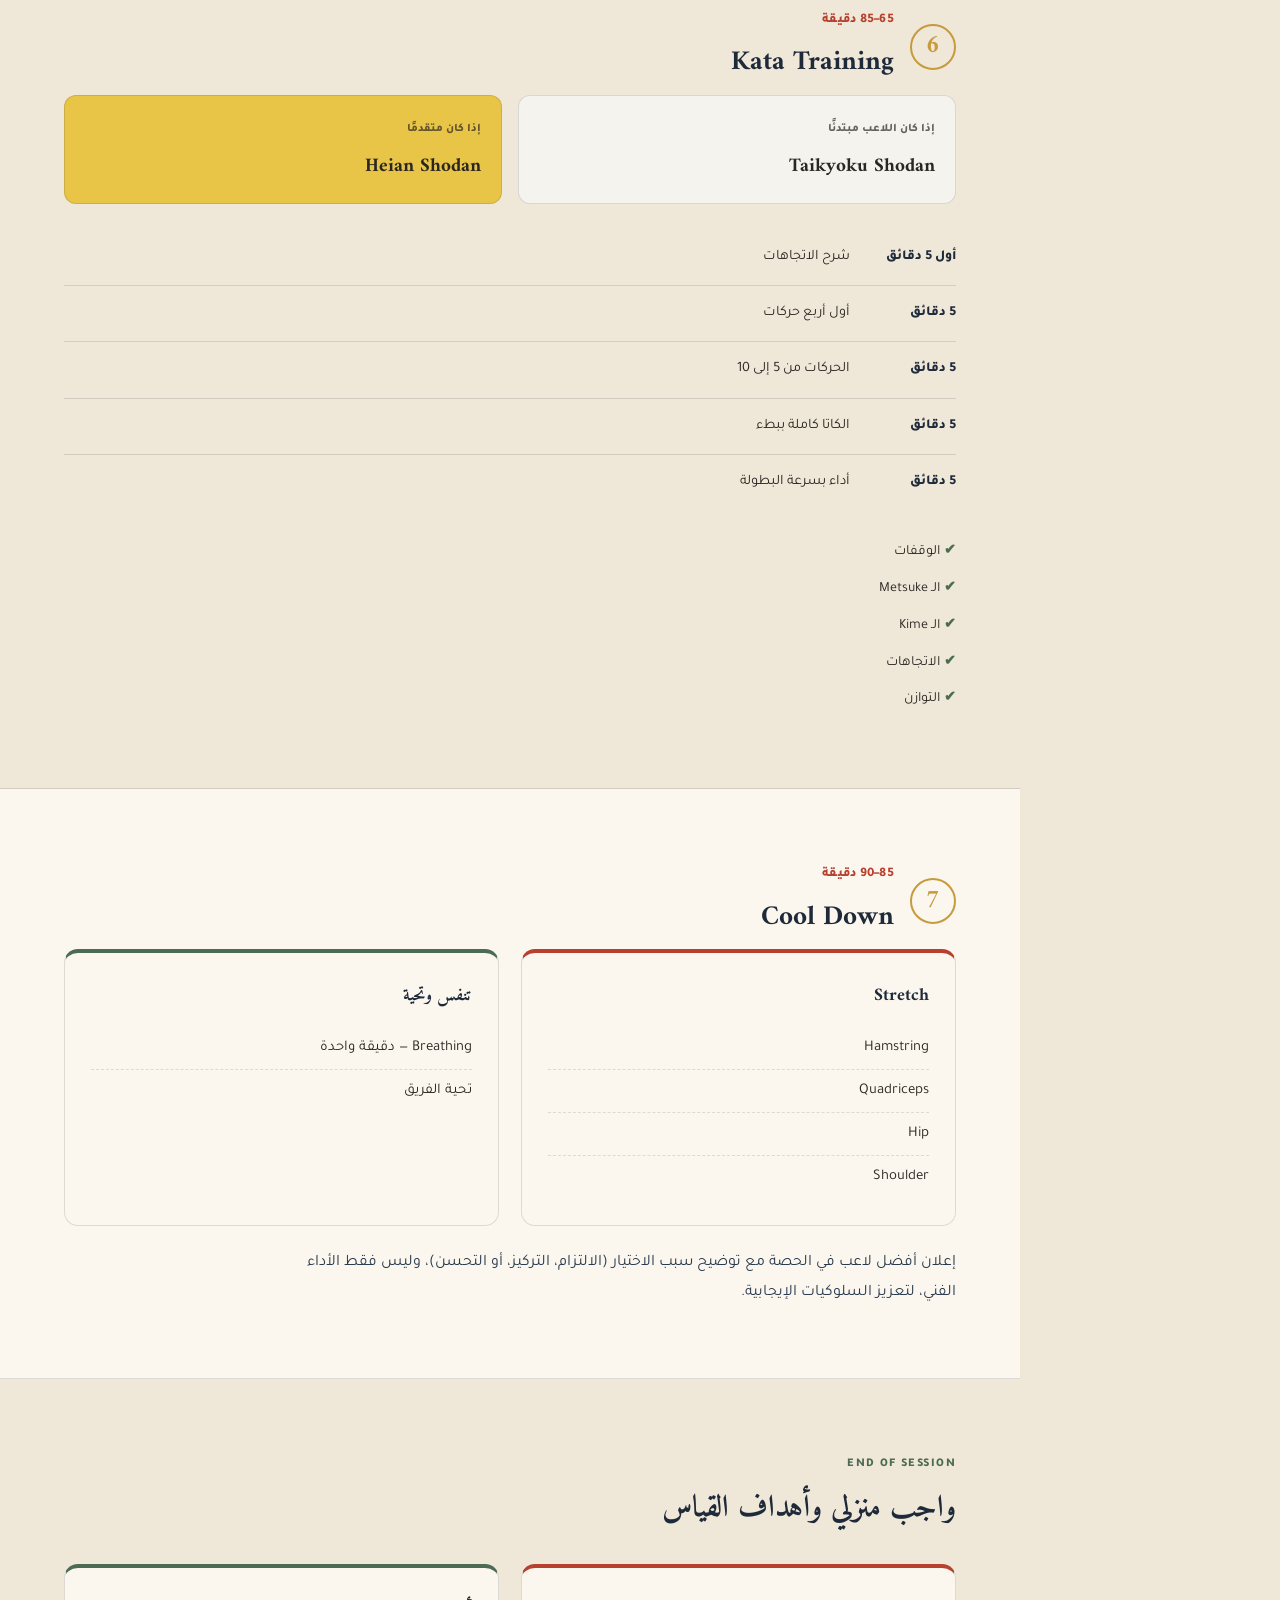
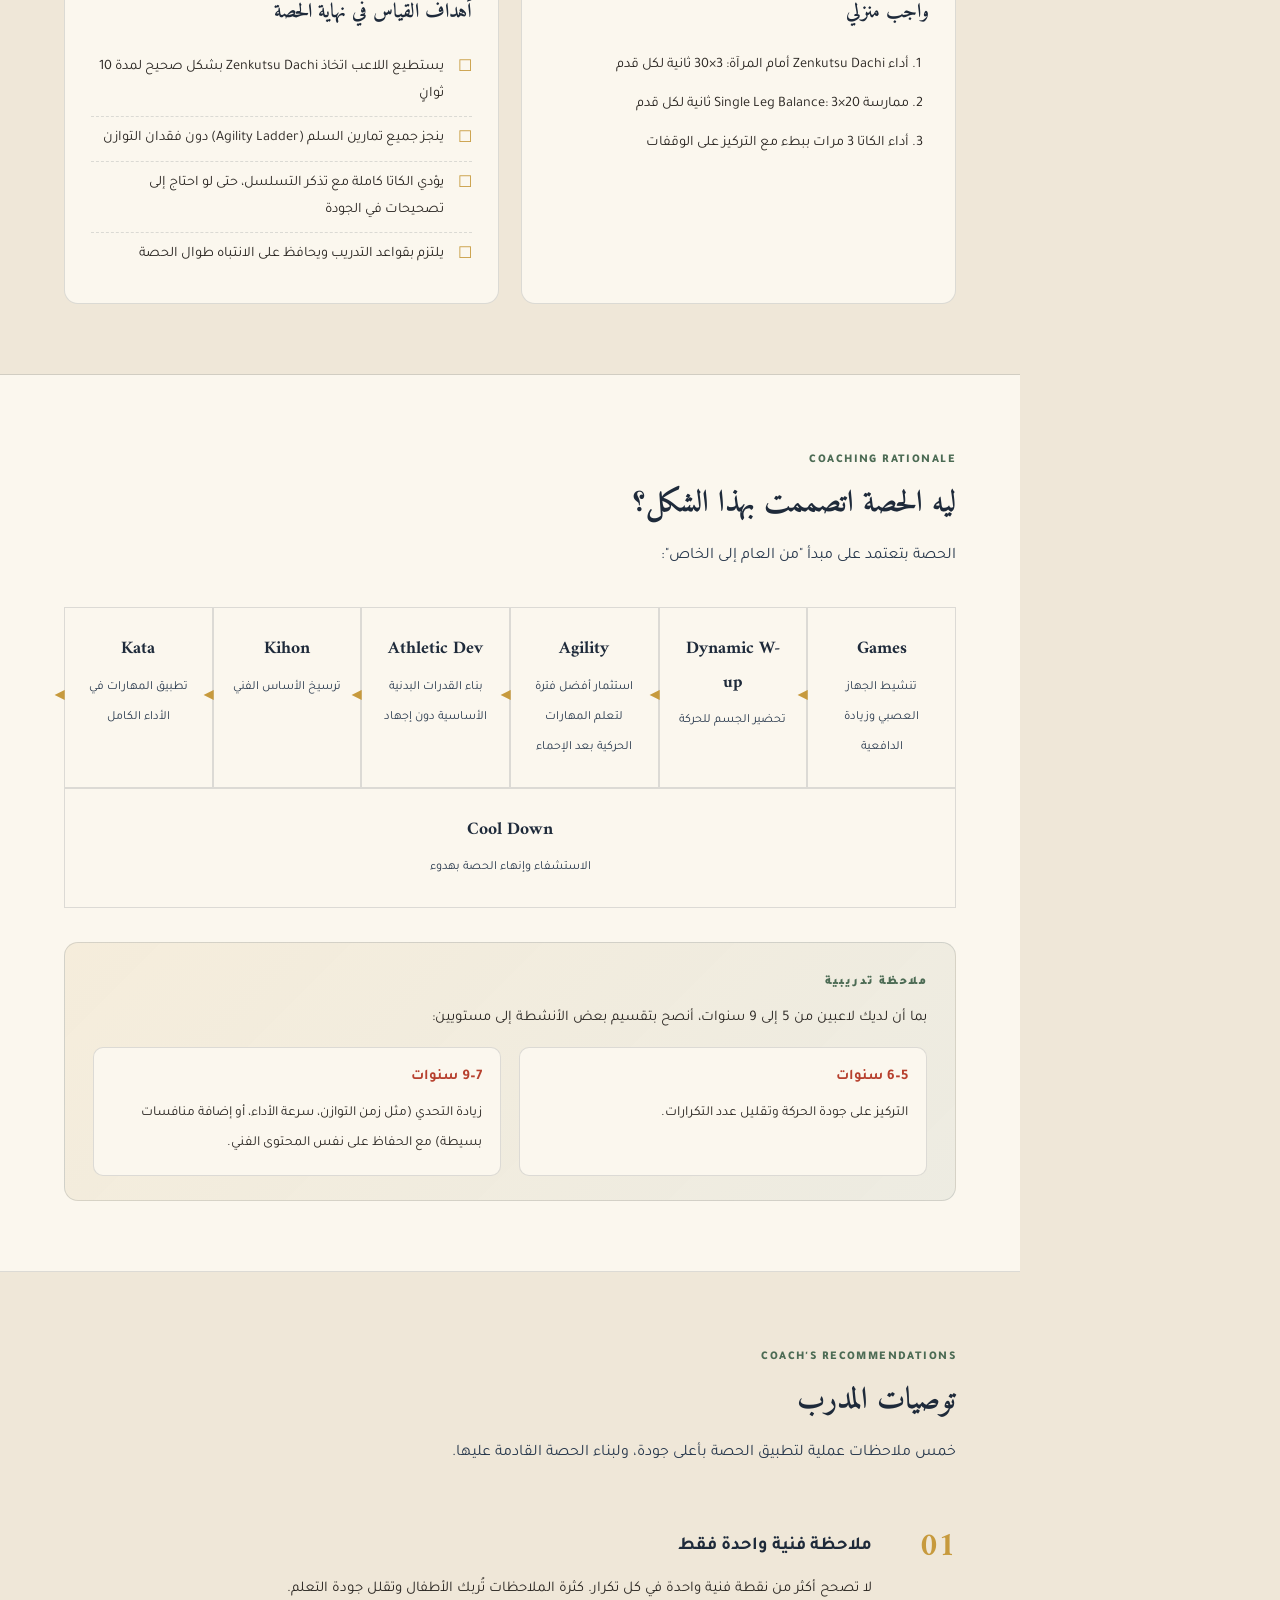
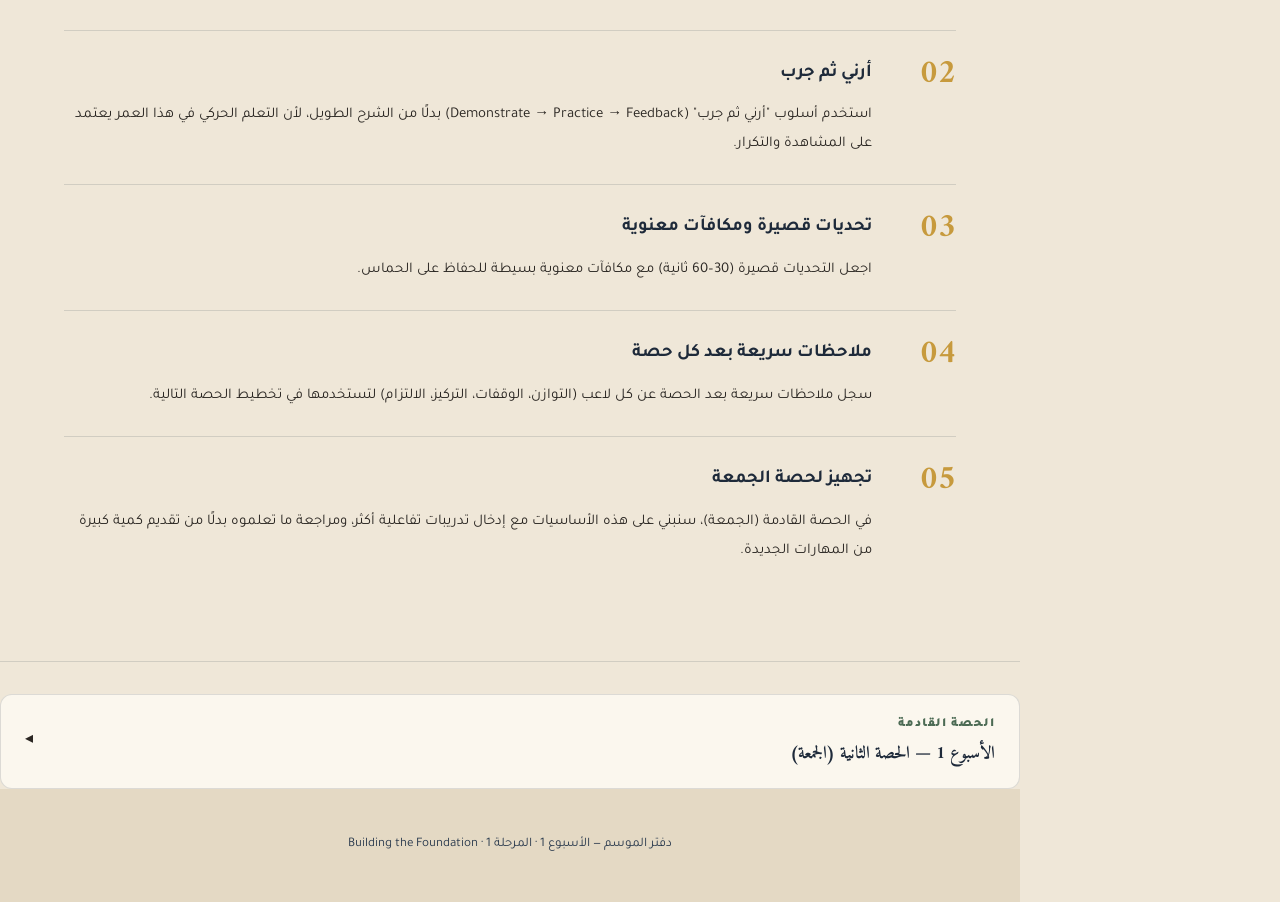
<file: weeks/week01/session01.html>
<!DOCTYPE html>
<html lang="ar" dir="rtl">
<head>
<meta charset="UTF-8">
<meta name="viewport" content="width=device-width, initial-scale=1.0">
<title>الأسبوع 1 — الحصة الأولى | دفتر الموسم</title>
<link rel="preconnect" href="https://fonts.googleapis.com">
<link rel="preconnect" href="https://fonts.gstatic.com" crossorigin>
<link href="https://fonts.googleapis.com/css2?family=Amiri:wght@400;700&family=Tajawal:wght@300;400;500;700;900&display=swap" rel="stylesheet">
<link rel="stylesheet" href="../../css/style.css">
</head>
<body>



<div id="progress"><div id="progress-fill"></div></div>

<div class="breadcrumb">
  <a href="../../intro.html">دفتر الموسم</a>
  <span class="sep">/</span>
  <span>المرحلة 1 — التأسيس</span>
  <span class="sep">/</span>
  <span>الأسبوع 1</span>
</div>

<div class="layout">
  <nav class="toc">
    <span class="brand">الحصة الأولى</span>
    <span class="brand-sub">MONDAY · WEEK 1</span>
    <ul>
      <li><a href="#week-philosophy"><span class="dot"></span> فلسفة الأسبوع الأول</a></li>
      <li><a href="#part1"><span class="dot"></span> 1 — لعبة الإحماء</a></li>
      <li><a href="#part2"><span class="dot"></span> 2 — Dynamic Warm-up</a></li>
      <li><a href="#part3"><span class="dot"></span> 3 — Agility &amp; Coordination</a></li>
      <li><a href="#part4"><span class="dot"></span> 4 — Athletic Development</a></li>
      <li><a href="#part5"><span class="dot"></span> 5 — Kihon</a></li>
      <li><a href="#part6"><span class="dot"></span> 6 — Kata Training</a></li>
      <li><a href="#part7"><span class="dot"></span> 7 — Cool Down</a></li>
      <li><a href="#homework"><span class="dot"></span> واجب منزلي وأهداف القياس</a></li>
      <li><a href="#rationale"><span class="dot"></span> ليه الحصة اتصممت كده</a></li>
      <li><a href="#recommendations"><span class="dot"></span> توصيات المدرب</a></li>
    </ul>
  </nav>

  <main>
    <!-- WEEK PHILOSOPHY -->
    <section class="session-hero" id="week-philosophy">
      <span class="kicker">Phase 1 · Week 1 Philosophy</span>
      <h1>فلسفة الأسبوع الأول</h1>
      <p class="section-sub" style="margin-bottom:0;">الأسبوع الأول ليس الهدف منه إجهاد اللاعبين، وإنما:</p>
      <ul class="snapshot-list">
        <li>التعارف على نظام التدريب</li>
        <li>تقييم المستوى الحقيقي</li>
        <li>بناء الانضباط داخل الحصة</li>
        <li>تعليم أساسيات الحركة</li>
        <li>جعل الأطفال يحبون التدريب</li>
      </ul>

      <div class="focus-grid">
        <div class="focus-card load">
          <h5>Training Load</h5>
          <div class="big">60%</div>
          <p>الحمل التدريبي لهذا الأسبوع منخفض نسبيًا لصالح التأقلم والانضباط.</p>
        </div>
        <div class="focus-card">
          <h5>Technical Focus</h5>
          <div class="big" style="font-size:1.1rem;">Zenkutsu Dachi</div>
          <p>+ Gedan Barai + Oi Zuki + Heian Shodan (أو الكاتا المناسبة لمستوى اللاعب)</p>
        </div>
        <div class="focus-card">
          <h5>Physical Focus</h5>
          <div class="big" style="font-size:1.1rem;">FMS</div>
          <p>الحركة الأساسية (Fundamental Movement Skills)، التوازن، والتوافق العصبي العضلي</p>
        </div>
      </div>
    </section>

    <!-- SESSION HERO -->
    <section class="session-hero" style="padding-top:44px;">
      <span class="kicker">Monday · Session 1</span>
      <h1 style="margin-bottom:4px;">Building the Foundation</h1>
      <span class="en-title">الحصة الأولى — الإثنين</span>
      <div class="session-meta">
        <div class="m">المدة: <b>90 دقيقة</b></div>
        <div class="m">7 أجزاء تدريبية</div>
        <div class="m">حمل تدريبي: <b>60%</b></div>
      </div>
    </section>

    <!-- PART 1 -->
    <section class="part-block alt" id="part1">
      <div class="part-top">
        <span class="part-index">1</span>
        <div>
          <span class="part-time">0–10 دقيقة</span>
          <h2 style="margin:2px 0 0;">لعبة الإحماء (Fun Warm-up)</h2>
        </div>
      </div>
      <p class="section-sub">اللعبة: <b>صائد الأرواح (Soul Hunter)</b> — المدة: 10 دقائق</p>

      <div class="grid2">
        <div class="pillar">
          <h3 style="font-size:1.1rem;">الهدف</h3>
          <ul>
            <li>رفع درجة حرارة الجسم</li>
            <li>تنمية سرعة الاستجابة</li>
            <li>تحسين تغيير الاتجاه</li>
            <li>زيادة التركيز</li>
          </ul>
        </div>
        <div class="pillar phys">
          <h3 style="font-size:1.1rem;">طريقة اللعب</h3>
          <ul>
            <li>المدرب يختار لاعبًا واحدًا ليكون "الصائد"</li>
            <li>عند لمس أي لاعب يصبح اللاعب الملموس هو الصائد</li>
            <li>كل دقيقة تتغيّر طريقة الحركة: جري عادي، جري جانبي، Bear Walk، قفز بالقدمين، Hop على قدم واحدة (للأكبر سنًا)</li>
          </ul>
        </div>
      </div>

      <ul class="cue-list" style="margin-top:22px;">
        <li>الرأس مرفوع</li>
        <li>النظر للأمام</li>
        <li>تغيير الاتجاه بسرعة</li>
        <li>تجنب الاصطدام</li>
      </ul>
    </section>

    <!-- PART 2 -->
    <section class="part-block" id="part2">
      <div class="part-top">
        <span class="part-index">2</span>
        <div>
          <span class="part-time">10–20 دقيقة</span>
          <h2 style="margin:2px 0 0;">Dynamic Warm-up</h2>
        </div>
      </div>
      <p class="section-sub">كل تمرين 20 مترًا ذهابًا وعودة.</p>
      <div class="tblwrap">
        <table>
          <thead><tr><th>التمرين</th><th>التكرارات</th></tr></thead>
          <tbody>
            <tr><td>Walking Knee Hug</td><td>×2</td></tr>
            <tr><td>High Knees</td><td>×2</td></tr>
            <tr><td>Butt Kick</td><td>×2</td></tr>
            <tr><td>Bear Walk</td><td>×2</td></tr>
            <tr><td>Crab Walk</td><td>×2</td></tr>
            <tr><td>Frog Jump</td><td>×2</td></tr>
            <tr><td>Side Shuffle</td><td>×2</td></tr>
          </tbody>
        </table>
      </div>
      <ul class="cue-list">
        <li>تحسين الحركة</li>
        <li>تنشيط المفاصل</li>
        <li>تحسين التحكم العضلي</li>
      </ul>
    </section>

    <!-- PART 3 -->
    <section class="part-block alt" id="part3">
      <div class="part-top">
        <span class="part-index">3</span>
        <div>
          <span class="part-time">20–30 دقيقة</span>
          <h2 style="margin:2px 0 0;">Agility &amp; Coordination</h2>
        </div>
      </div>
      <p class="section-sub">Agility Ladder — بعد كل محاولة: Sprint 5 m</p>
      <div class="tblwrap">
        <table>
          <thead><tr><th>التمرين</th><th>عدد المحاولات</th></tr></thead>
          <tbody>
            <tr><td>One Foot</td><td>مرتان</td></tr>
            <tr><td>Two Feet</td><td>مرتان</td></tr>
            <tr><td>In-Out</td><td>مرتان</td></tr>
            <tr><td>Side Step</td><td>مرتان</td></tr>
          </tbody>
        </table>
      </div>
      <ul class="cue-list">
        <li>القدم تحت الجسم</li>
        <li>لا تنظر للأسفل باستمرار</li>
        <li>الذراعان يعملان مع الرجلين</li>
      </ul>
    </section>

    <!-- PART 4 -->
    <section class="part-block" id="part4">
      <div class="part-top">
        <span class="part-index">4</span>
        <div>
          <span class="part-time">30–45 دقيقة</span>
          <h2 style="margin:2px 0 0;">Athletic Development</h2>
        </div>
      </div>
      <div class="station-grid">
        <div class="station"><span class="n">محطة 1</span><h4>Bodyweight Squat</h4><div class="reps">2×10</div></div>
        <div class="station"><span class="n">محطة 2</span><h4>Jump and Stick</h4><div class="reps">2×6</div><div class="note">الهدف: تعليم الهبوط الصحيح</div></div>
        <div class="station"><span class="n">محطة 3</span><h4>Single Leg Balance</h4><div class="reps">20 ث</div><div class="note">لكل قدم — مرتان</div></div>
        <div class="station"><span class="n">محطة 4</span><h4>Bear Crawl</h4><div class="reps">10 م</div><div class="note">مرتان</div></div>
        <div class="station"><span class="n">محطة 5</span><h4>Front Plank</h4><div class="reps">20 ث</div><div class="note">مرتان</div></div>
      </div>
      <p class="section-sub" style="margin-bottom:14px;">راحة بين المحطات: <b>30 ثانية</b></p>
      <ul class="cue-list"><li>التركيز على الجودة وليس السرعة</li></ul>
    </section>

    <!-- PART 5 -->
    <section class="part-block alt" id="part5">
      <div class="part-top">
        <span class="part-index">5</span>
        <div>
          <span class="part-time">45–65 دقيقة</span>
          <h2 style="margin:2px 0 0;">Kihon</h2>
        </div>
      </div>
      <div class="kihon-groups">
        <div class="kihon-group">
          <h5>الوقفات</h5>
          <ul>
            <li>Zenkutsu Dachi <b>10 مرات</b></li>
            <li>Kokutsu Dachi <b>10 مرات</b></li>
            <li>Kiba Dachi <b>10 مرات</b></li>
          </ul>
        </div>
        <div class="kihon-group">
          <h5>الصدات</h5>
          <ul>
            <li>Gedan Barai <b>20 تكرارًا</b></li>
            <li>Age Uke <b>20 تكرارًا</b></li>
          </ul>
        </div>
        <div class="kihon-group">
          <h5>اللكمات</h5>
          <ul>
            <li>Oi Zuki <b>20</b></li>
            <li>Gyaku Zuki <b>20</b></li>
          </ul>
        </div>
      </div>
      <ul class="cue-list">
        <li>ثبات الكعب الخلفي</li>
        <li>ثني الركبة الأمامية</li>
        <li>اتجاه أصابع القدم</li>
        <li>دوران الحوض (Hip Rotation)</li>
        <li>إخراج الزفير مع الـ Kime</li>
      </ul>
    </section>

    <!-- PART 6 -->
    <section class="part-block" id="part6">
      <div class="part-top">
        <span class="part-index">6</span>
        <div>
          <span class="part-time">65–85 دقيقة</span>
          <h2 style="margin:2px 0 0;">Kata Training</h2>
        </div>
      </div>
      <div class="kata-split">
        <div class="kata-level beginner"><span>إذا كان اللاعب مبتدئًا</span><b>Taikyoku Shodan</b></div>
        <div class="kata-level advanced"><span>إذا كان متقدمًا</span><b>Heian Shodan</b></div>
      </div>

      <div class="kata-timeline">
        <div class="kata-step"><span class="t">أول 5 دقائق</span><span class="d">شرح الاتجاهات</span></div>
        <div class="kata-step"><span class="t">5 دقائق</span><span class="d">أول أربع حركات</span></div>
        <div class="kata-step"><span class="t">5 دقائق</span><span class="d">الحركات من 5 إلى 10</span></div>
        <div class="kata-step"><span class="t">5 دقائق</span><span class="d">الكاتا كاملة ببطء</span></div>
        <div class="kata-step"><span class="t">5 دقائق</span><span class="d">أداء بسرعة البطولة</span></div>
      </div>

      <ul class="cue-list">
        <li>الوقفات</li><li>الـ Metsuke</li><li>الـ Kime</li><li>الاتجاهات</li><li>التوازن</li>
      </ul>
    </section>

    <!-- PART 7 -->
    <section class="part-block alt" id="part7">
      <div class="part-top">
        <span class="part-index">7</span>
        <div>
          <span class="part-time">85–90 دقيقة</span>
          <h2 style="margin:2px 0 0;">Cool Down</h2>
        </div>
      </div>
      <div class="grid2">
        <div class="pillar">
          <h3 style="font-size:1.1rem;">Stretch</h3>
          <ul>
            <li>Hamstring</li><li>Quadriceps</li><li>Hip</li><li>Shoulder</li>
          </ul>
        </div>
        <div class="pillar phys">
          <h3 style="font-size:1.1rem;">تنفس وتحية</h3>
          <ul>
            <li>Breathing — دقيقة واحدة</li>
            <li>تحية الفريق</li>
          </ul>
        </div>
      </div>
      <p class="section-sub" style="margin-top:22px; margin-bottom:0;">
        إعلان أفضل لاعب في الحصة مع توضيح سبب الاختيار (الالتزام، التركيز، أو التحسن)، وليس فقط الأداء الفني، لتعزيز السلوكيات الإيجابية.
      </p>
    </section>

    <!-- HOMEWORK + GOALS -->
    <section class="part-block" id="homework">
      <span class="eyebrow">End of Session</span>
      <h2 style="font-family:var(--display); font-size:1.9rem; color:var(--ink); margin-bottom:26px;">واجب منزلي وأهداف القياس</h2>

      <div class="hw-goal-grid">
        <div class="hw-card">
          <h3>واجب منزلي</h3>
          <ol>
            <li>أداء Zenkutsu Dachi أمام المرآة: 3×30 ثانية لكل قدم</li>
            <li>ممارسة Single Leg Balance: 3×20 ثانية لكل قدم</li>
            <li>أداء الكاتا 3 مرات ببطء مع التركيز على الوقفات</li>
          </ol>
        </div>
        <div class="goal-card">
          <h3>أهداف القياس في نهاية الحصة</h3>
          <ul>
            <li>يستطيع اللاعب اتخاذ Zenkutsu Dachi بشكل صحيح لمدة 10 ثوانٍ</li>
            <li>ينجز جميع تمارين السلم (Agility Ladder) دون فقدان التوازن</li>
            <li>يؤدي الكاتا كاملة مع تذكر التسلسل، حتى لو احتاج إلى تصحيحات في الجودة</li>
            <li>يلتزم بقواعد التدريب ويحافظ على الانتباه طوال الحصة</li>
          </ul>
        </div>
      </div>
    </section>

    <!-- RATIONALE -->
    <section class="part-block alt" id="rationale">
      <span class="eyebrow">Coaching Rationale</span>
      <h2 style="font-family:var(--display); font-size:1.9rem; color:var(--ink); margin-bottom:8px;">ليه الحصة اتصممت بهذا الشكل؟</h2>
      <p class="section-sub">الحصة بتعتمد على مبدأ "من العام إلى الخاص":</p>

      <div class="flow rationale-flow">
        <div class="flow-step"><b>Games</b><span>تنشيط الجهاز العصبي وزيادة الدافعية</span></div>
        <div class="flow-step"><b>Dynamic W-up</b><span>تحضير الجسم للحركة</span></div>
        <div class="flow-step"><b>Agility</b><span>استثمار أفضل فترة لتعلم المهارات الحركية بعد الإحماء</span></div>
        <div class="flow-step"><b>Athletic Dev</b><span>بناء القدرات البدنية الأساسية دون إجهاد</span></div>
        <div class="flow-step"><b>Kihon</b><span>ترسيخ الأساس الفني</span></div>
        <div class="flow-step"><b>Kata</b><span>تطبيق المهارات في الأداء الكامل</span></div>
        <div class="flow-step"><b>Cool Down</b><span>الاستشفاء وإنهاء الحصة بهدوء</span></div>
      </div>

      <div class="age-note">
        <span class="eyebrow" style="margin-bottom:0;">ملاحظة تدريبية</span>
        <p style="margin-top:8px; font-size:.92rem;">بما أن لديك لاعبين من 5 إلى 9 سنوات، أنصح بتقسيم بعض الأنشطة إلى مستويين:</p>
        <div class="age-split">
          <div class="a"><b>5–6 سنوات</b><span>التركيز على جودة الحركة وتقليل عدد التكرارات.</span></div>
          <div class="a"><b>7–9 سنوات</b><span>زيادة التحدي (مثل زمن التوازن، سرعة الأداء، أو إضافة منافسات بسيطة) مع الحفاظ على نفس المحتوى الفني.</span></div>
        </div>
      </div>
    </section>

    <!-- COACH'S RECOMMENDATIONS -->
    <section class="part-block" id="recommendations">
      <span class="eyebrow">Coach's Recommendations</span>
      <h2 style="font-family:var(--display); font-size:1.9rem; color:var(--ink); margin-bottom:8px;">توصيات المدرب</h2>
      <p class="section-sub">خمس ملاحظات عملية لتطبيق الحصة بأعلى جودة، ولبناء الحصة القادمة عليها.</p>

      <div class="goal-block">
        <span class="goal-num">01</span>
        <div>
          <h4>ملاحظة فنية واحدة فقط</h4>
          <p style="font-size:.93rem; color:var(--charcoal);">لا تصحح أكثر من نقطة فنية واحدة في كل تكرار. كثرة الملاحظات تُربك الأطفال وتقلل جودة التعلم.</p>
        </div>
      </div>
      <div class="goal-block">
        <span class="goal-num">02</span>
        <div>
          <h4>أرني ثم جرب</h4>
          <p style="font-size:.93rem; color:var(--charcoal);">استخدم أسلوب "أرني ثم جرب" (Demonstrate → Practice → Feedback) بدلًا من الشرح الطويل، لأن التعلم الحركي في هذا العمر يعتمد على المشاهدة والتكرار.</p>
        </div>
      </div>
      <div class="goal-block">
        <span class="goal-num">03</span>
        <div>
          <h4>تحديات قصيرة ومكافآت معنوية</h4>
          <p style="font-size:.93rem; color:var(--charcoal);">اجعل التحديات قصيرة (30–60 ثانية) مع مكافآت معنوية بسيطة للحفاظ على الحماس.</p>
        </div>
      </div>
      <div class="goal-block">
        <span class="goal-num">04</span>
        <div>
          <h4>ملاحظات سريعة بعد كل حصة</h4>
          <p style="font-size:.93rem; color:var(--charcoal);">سجل ملاحظات سريعة بعد الحصة عن كل لاعب (التوازن، الوقفات، التركيز، الالتزام) لتستخدمها في تخطيط الحصة التالية.</p>
        </div>
      </div>
      <div class="goal-block">
        <span class="goal-num">05</span>
        <div>
          <h4>تجهيز لحصة الجمعة</h4>
          <p style="font-size:.93rem; color:var(--charcoal);">في الحصة القادمة (الجمعة)، سنبني على هذه الأساسيات مع إدخال تدريبات تفاعلية أكثر، ومراجعة ما تعلموه بدلًا من تقديم كمية كبيرة من المهارات الجديدة.</p>
        </div>
      </div>
    </section>

    <div class="session-nav">
      <a href="session02.html">
        <div>
          <span class="dir">الحصة القادمة</span>
          <b>الأسبوع 1 — الحصة الثانية (الجمعة)</b>
        </div>
        <span class="arrow">◂</span>
      </a>
    </div>

    <footer>
      دفتر الموسم — الأسبوع 1 · المرحلة 1 · Building the Foundation
    </footer>
  </main>
</div>

<a class="back-fab" href="../../intro.html">◂ رجوع للكتاب</a>

<script src="../../js/main.js"></script>
</body>
</html>
</file>
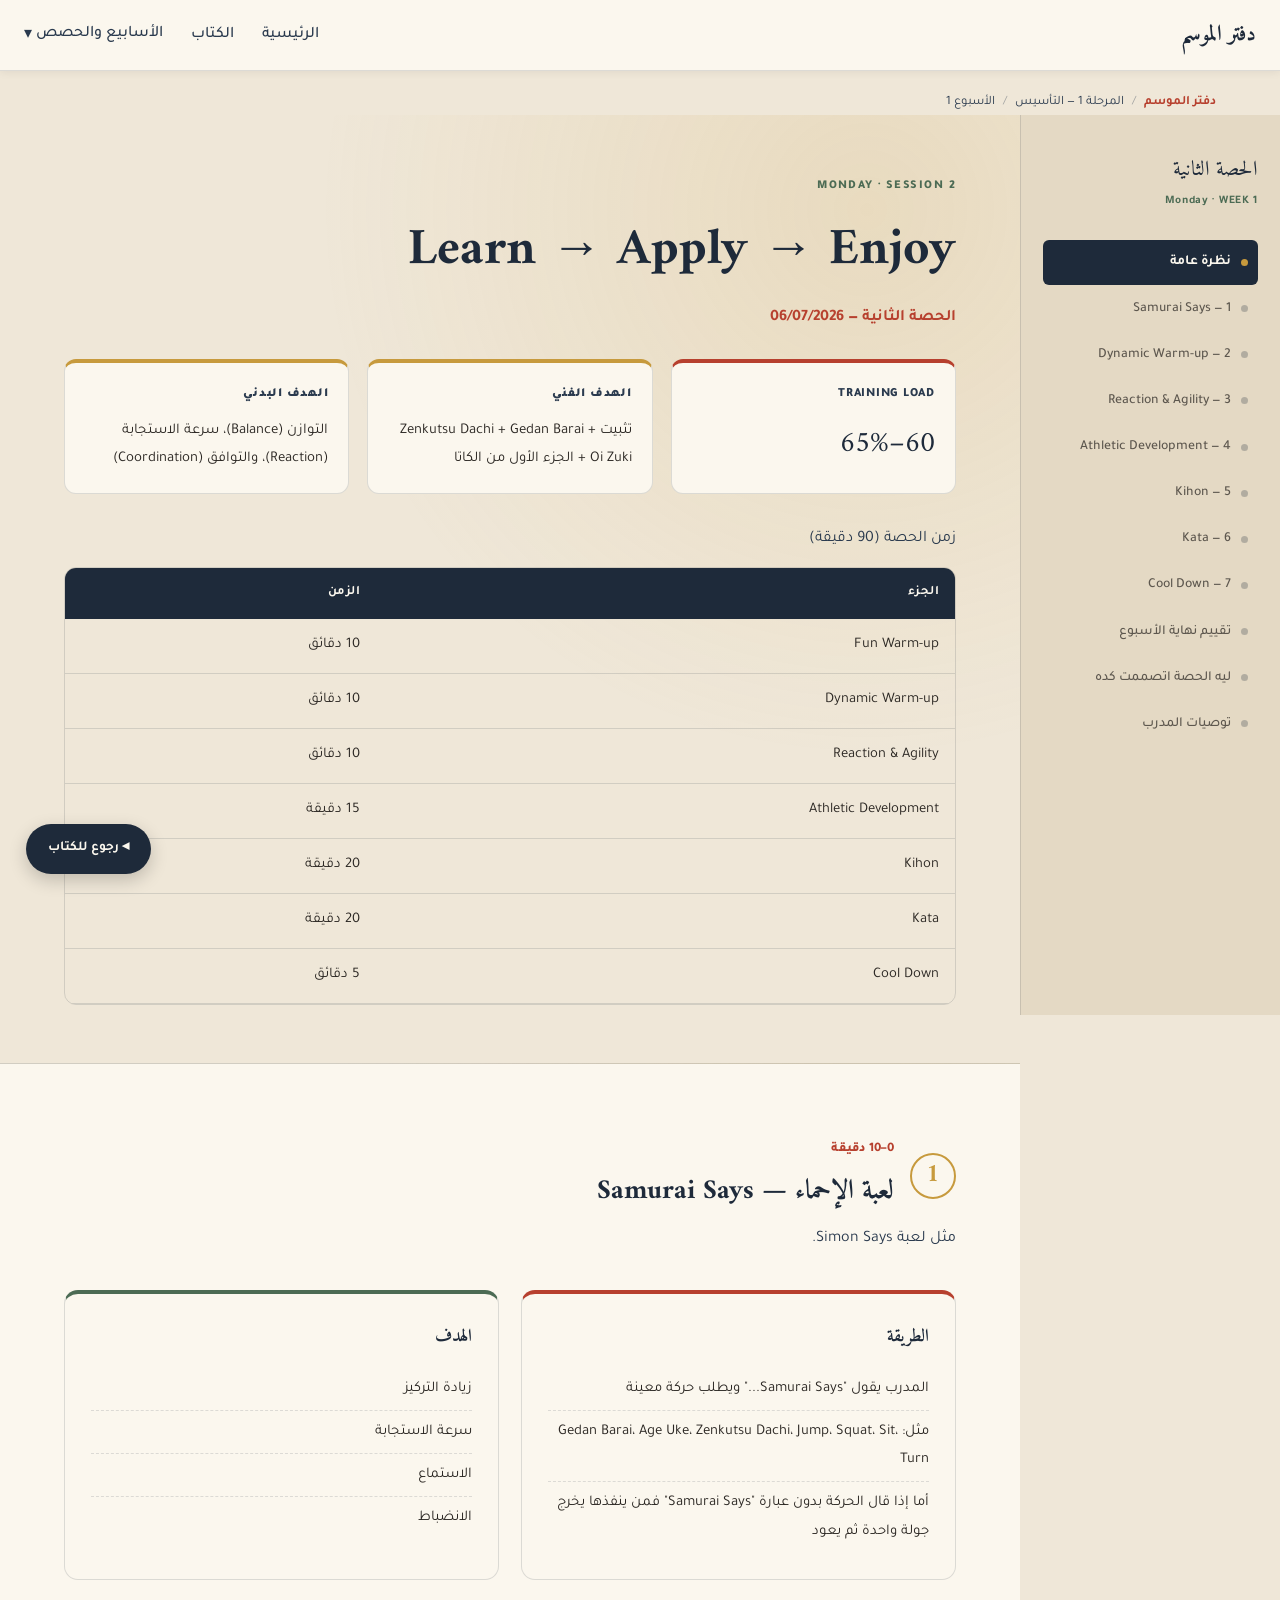
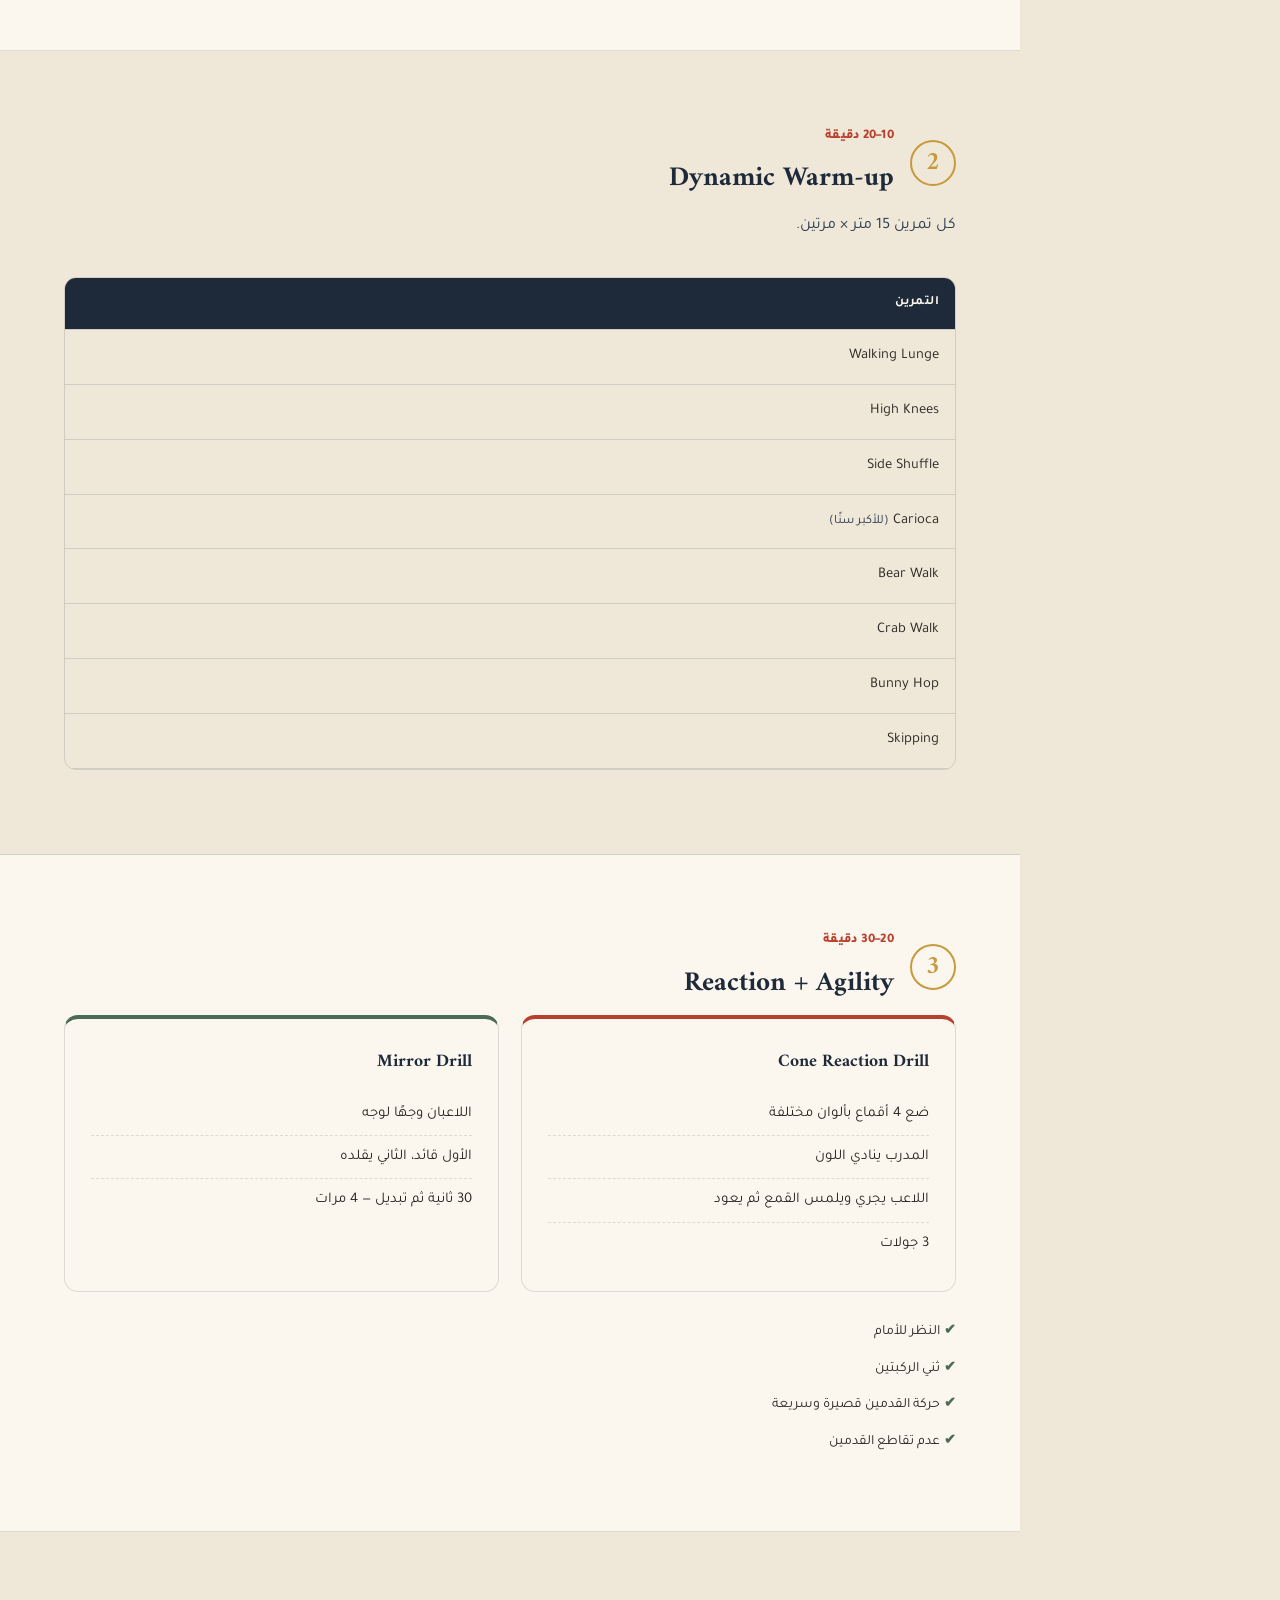
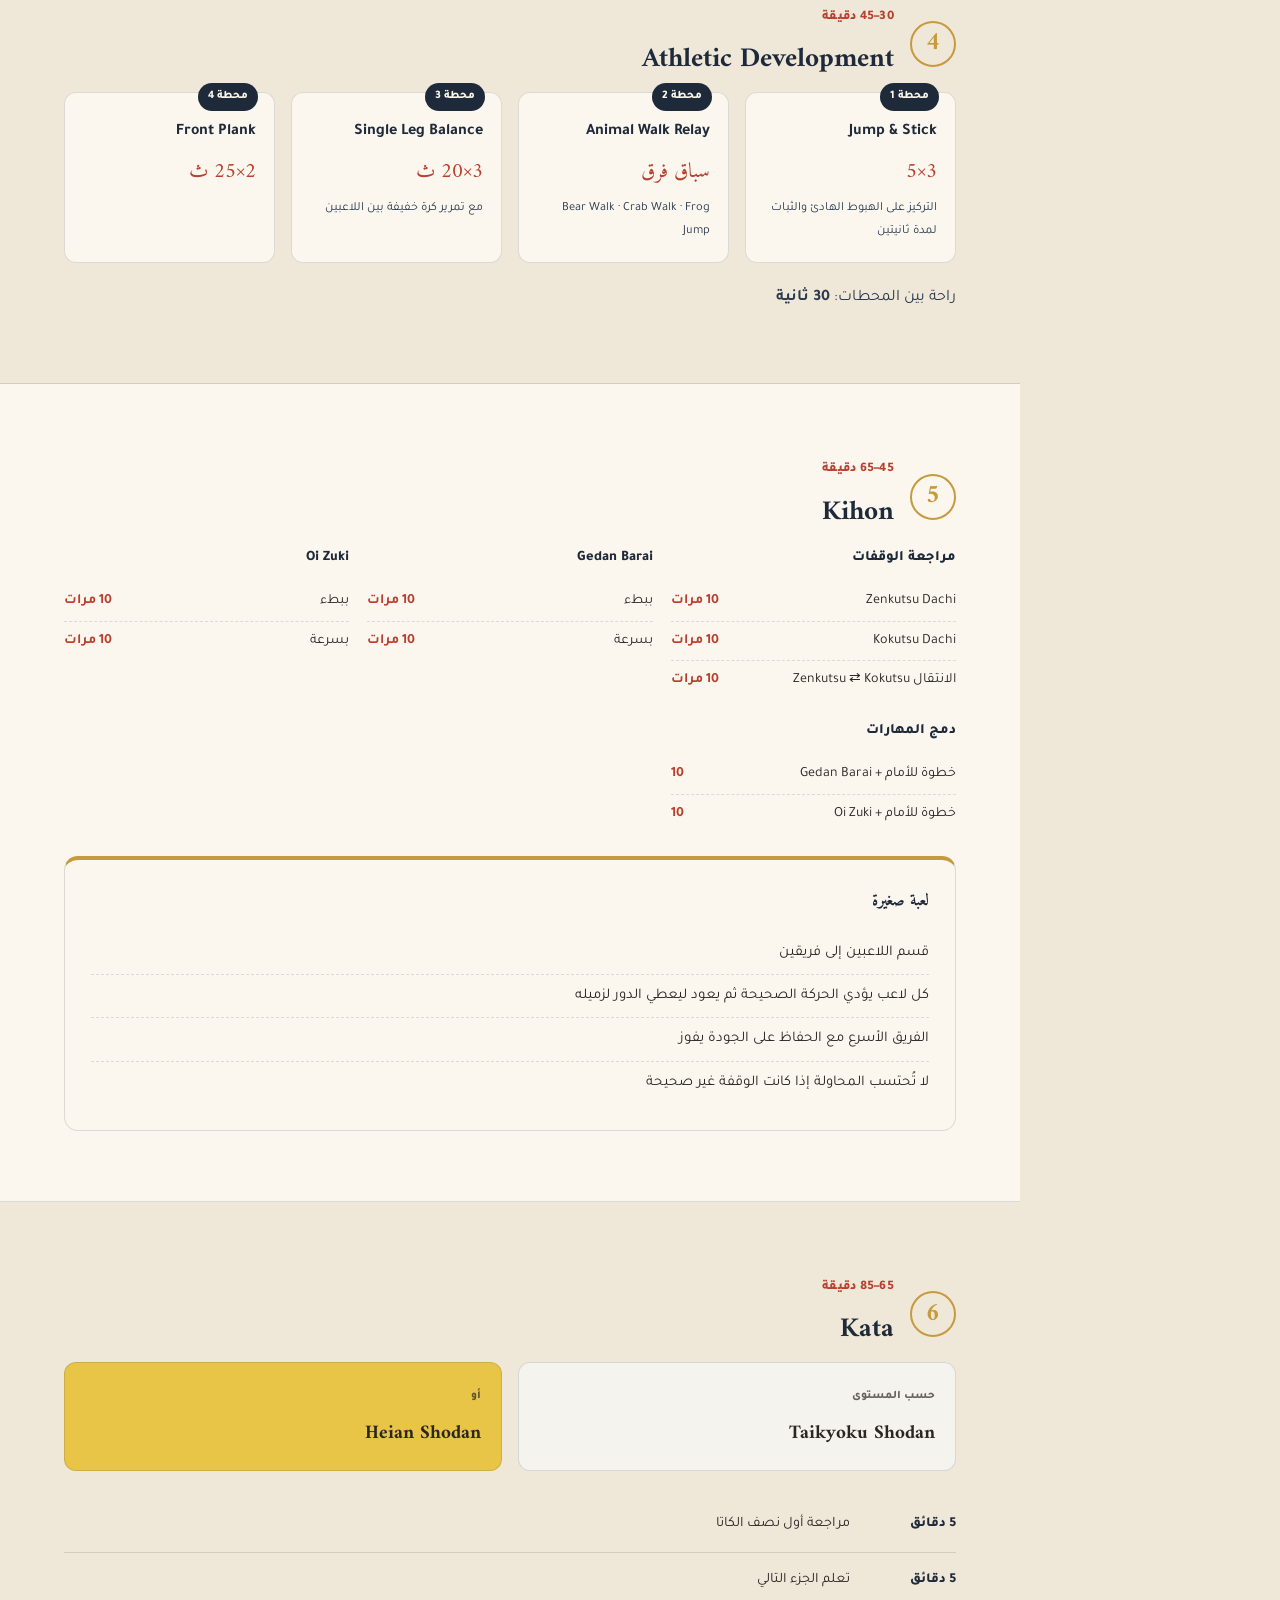
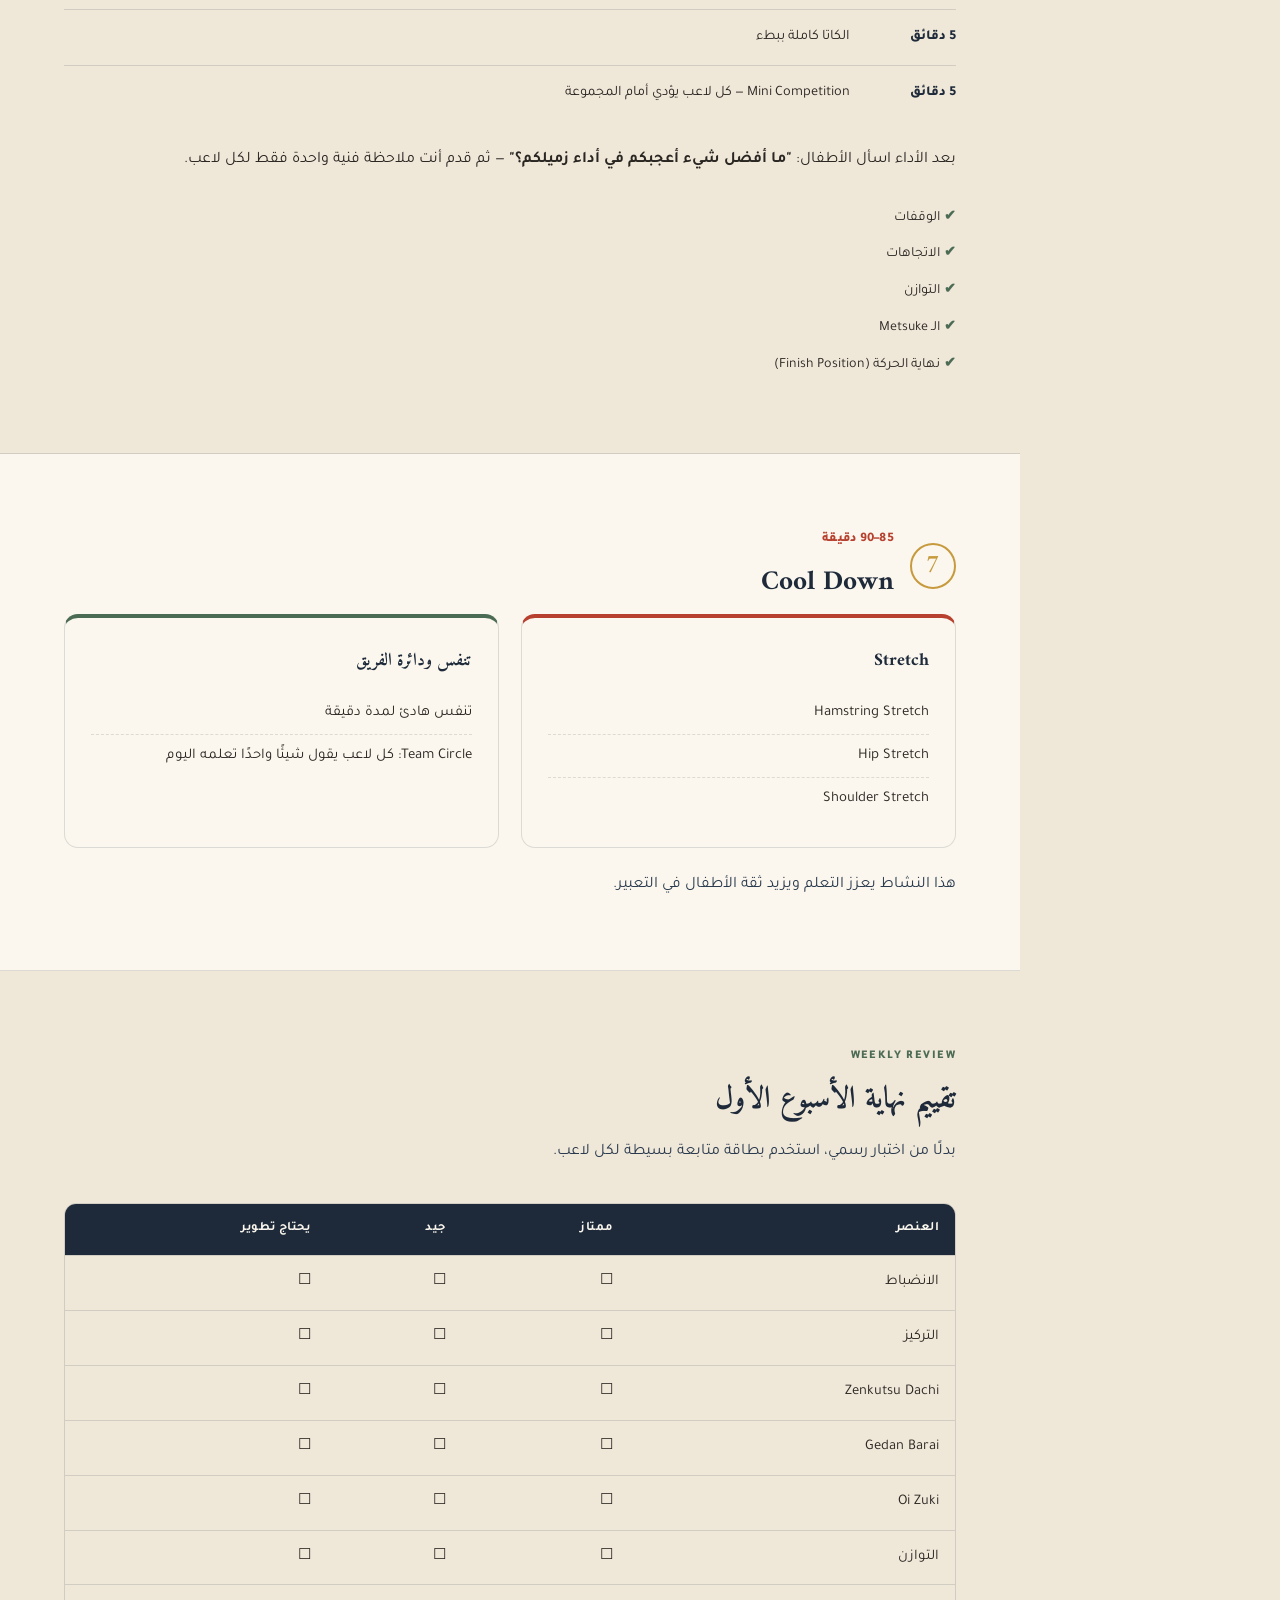
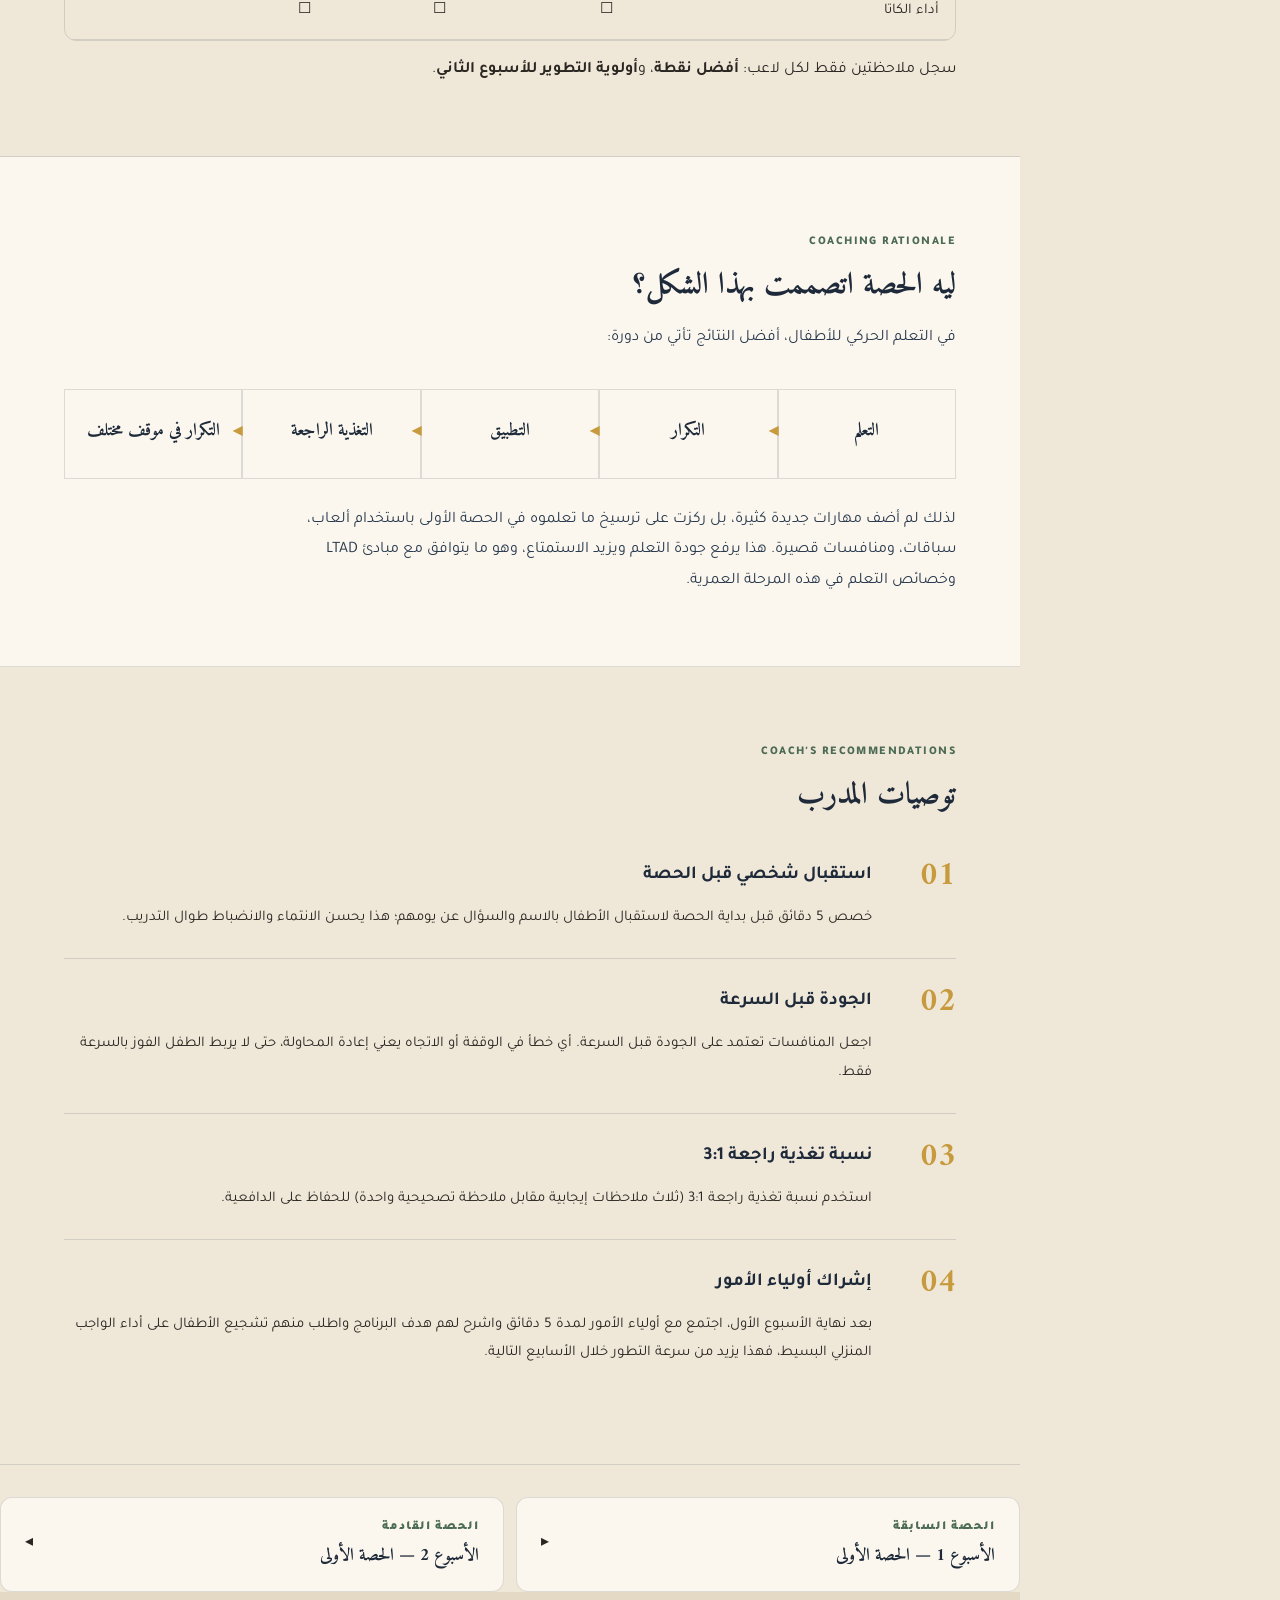
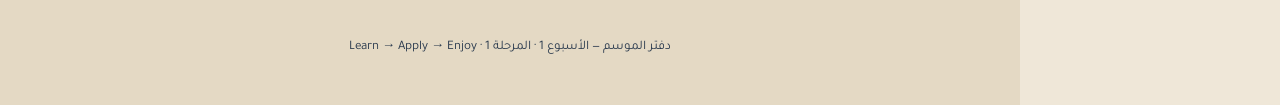
<file: weeks/week01/session02.html>
<!DOCTYPE html>
<html lang="ar" dir="rtl">
<head>
<meta charset="UTF-8">
<meta name="viewport" content="width=device-width, initial-scale=1.0">
<title>الأسبوع 1 — الحصة الثانية (الأثنين) | دفتر الموسم</title>
<link rel="preconnect" href="https://fonts.googleapis.com">
<link rel="preconnect" href="https://fonts.gstatic.com" crossorigin>
<link href="https://fonts.googleapis.com/css2?family=Amiri:wght@400;700&family=Tajawal:wght@300;400;500;700;900&display=swap" rel="stylesheet">
<link rel="stylesheet" href="../../css/style.css">
</head>
<body>

<div id="progress"><div id="progress-fill"></div></div>

<div class="breadcrumb">
  <a href="../../intro.html">دفتر الموسم</a>
  <span class="sep">/</span>
  <span>المرحلة 1 — التأسيس</span>
  <span class="sep">/</span>
  <span>الأسبوع 1</span>
</div>

<div class="layout">
  <nav class="toc">
    <span class="brand">الحصة الثانية</span>
    <span class="brand-sub">Monday · WEEK 1</span>
    <ul>
      <li><a href="#overview"><span class="dot"></span> نظرة عامة</a></li>
      <li><a href="#part1"><span class="dot"></span> 1 — Samurai Says</a></li>
      <li><a href="#part2"><span class="dot"></span> 2 — Dynamic Warm-up</a></li>
      <li><a href="#part3"><span class="dot"></span> 3 — Reaction &amp; Agility</a></li>
      <li><a href="#part4"><span class="dot"></span> 4 — Athletic Development</a></li>
      <li><a href="#part5"><span class="dot"></span> 5 — Kihon</a></li>
      <li><a href="#part6"><span class="dot"></span> 6 — Kata</a></li>
      <li><a href="#part7"><span class="dot"></span> 7 — Cool Down</a></li>
      <li><a href="#assessment"><span class="dot"></span> تقييم نهاية الأسبوع</a></li>
      <li><a href="#rationale"><span class="dot"></span> ليه الحصة اتصممت كده</a></li>
      <li><a href="#recommendations"><span class="dot"></span> توصيات المدرب</a></li>
    </ul>
  </nav>

  <main>
    <!-- OVERVIEW -->
    <section class="session-hero" id="overview">
      <span class="kicker">MONDAY · Session 2</span>
      <h1 style="margin-bottom:4px;">Learn → Apply → Enjoy</h1>
      <span class="en-title">الحصة الثانية — 06/07/2026</span>

      <div class="focus-grid">
        <div class="focus-card load">
          <h5>Training Load</h5>
          <div class="big">60–65%</div>
        </div>
        <div class="focus-card">
          <h5>الهدف الفني</h5>
          <p style="margin-top:0; font-size:.93rem;">تثبيت Zenkutsu Dachi + Gedan Barai + Oi Zuki + الجزء الأول من الكاتا</p>
        </div>
        <div class="focus-card">
          <h5>الهدف البدني</h5>
          <p style="margin-top:0; font-size:.93rem;">التوازن (Balance)، سرعة الاستجابة (Reaction)، والتوافق (Coordination)</p>
        </div>
      </div>

      <p class="section-sub" style="margin-top:30px; margin-bottom:12px;">زمن الحصة (90 دقيقة)</p>
      <div class="tblwrap">
        <table>
          <thead><tr><th>الجزء</th><th>الزمن</th></tr></thead>
          <tbody>
            <tr><td>Fun Warm-up</td><td>10 دقائق</td></tr>
            <tr><td>Dynamic Warm-up</td><td>10 دقائق</td></tr>
            <tr><td>Reaction &amp; Agility</td><td>10 دقائق</td></tr>
            <tr><td>Athletic Development</td><td>15 دقيقة</td></tr>
            <tr><td>Kihon</td><td>20 دقيقة</td></tr>
            <tr><td>Kata</td><td>20 دقيقة</td></tr>
            <tr><td>Cool Down</td><td>5 دقائق</td></tr>
          </tbody>
        </table>
      </div>
    </section>

    <!-- PART 1 -->
    <section class="part-block alt" id="part1">
      <div class="part-top">
        <span class="part-index">1</span>
        <div>
          <span class="part-time">0–10 دقيقة</span>
          <h2 style="margin:2px 0 0;">لعبة الإحماء — Samurai Says</h2>
        </div>
      </div>
      <p class="section-sub">مثل لعبة Simon Says.</p>
      <div class="grid2">
        <div class="pillar">
          <h3 style="font-size:1.1rem;">الطريقة</h3>
          <ul>
            <li>المدرب يقول "Samurai Says..." ويطلب حركة معينة</li>
            <li>مثل: Gedan Barai، Age Uke، Zenkutsu Dachi، Jump، Squat، Sit، Turn</li>
            <li>أما إذا قال الحركة بدون عبارة "Samurai Says" فمن ينفذها يخرج جولة واحدة ثم يعود</li>
          </ul>
        </div>
        <div class="pillar phys">
          <h3 style="font-size:1.1rem;">الهدف</h3>
          <ul>
            <li>زيادة التركيز</li>
            <li>سرعة الاستجابة</li>
            <li>الاستماع</li>
            <li>الانضباط</li>
          </ul>
        </div>
      </div>
    </section>

    <!-- PART 2 -->
    <section class="part-block" id="part2">
      <div class="part-top">
        <span class="part-index">2</span>
        <div>
          <span class="part-time">10–20 دقيقة</span>
          <h2 style="margin:2px 0 0;">Dynamic Warm-up</h2>
        </div>
      </div>
      <p class="section-sub">كل تمرين 15 متر × مرتين.</p>
      <div class="tblwrap">
        <table>
          <thead><tr><th>التمرين</th></tr></thead>
          <tbody>
            <tr><td>Walking Lunge</td></tr>
            <tr><td>High Knees</td></tr>
            <tr><td>Side Shuffle</td></tr>
            <tr><td>Carioca <span style="color:var(--ink-soft); font-size:.8rem;">(للأكبر سنًا)</span></td></tr>
            <tr><td>Bear Walk</td></tr>
            <tr><td>Crab Walk</td></tr>
            <tr><td>Bunny Hop</td></tr>
            <tr><td>Skipping</td></tr>
          </tbody>
        </table>
      </div>
    </section>

    <!-- PART 3 -->
    <section class="part-block alt" id="part3">
      <div class="part-top">
        <span class="part-index">3</span>
        <div>
          <span class="part-time">20–30 دقيقة</span>
          <h2 style="margin:2px 0 0;">Reaction + Agility</h2>
        </div>
      </div>

      <div class="grid2">
        <div class="pillar">
          <h3 style="font-size:1.1rem;">Cone Reaction Drill</h3>
          <ul>
            <li>ضع 4 أقماع بألوان مختلفة</li>
            <li>المدرب ينادي اللون</li>
            <li>اللاعب يجري ويلمس القمع ثم يعود</li>
            <li>3 جولات</li>
          </ul>
        </div>
        <div class="pillar phys">
          <h3 style="font-size:1.1rem;">Mirror Drill</h3>
          <ul>
            <li>اللاعبان وجهًا لوجه</li>
            <li>الأول قائد، الثاني يقلده</li>
            <li>30 ثانية ثم تبديل — 4 مرات</li>
          </ul>
        </div>
      </div>

      <ul class="cue-list" style="margin-top:22px;">
        <li>النظر للأمام</li>
        <li>ثني الركبتين</li>
        <li>حركة القدمين قصيرة وسريعة</li>
        <li>عدم تقاطع القدمين</li>
      </ul>
    </section>

    <!-- PART 4 -->
    <section class="part-block" id="part4">
      <div class="part-top">
        <span class="part-index">4</span>
        <div>
          <span class="part-time">30–45 دقيقة</span>
          <h2 style="margin:2px 0 0;">Athletic Development</h2>
        </div>
      </div>
      <div class="station-grid">
        <div class="station">
          <span class="n">محطة 1</span><h4>Jump &amp; Stick</h4><div class="reps">3×5</div>
          <div class="note">التركيز على الهبوط الهادئ والثبات لمدة ثانيتين</div>
        </div>
        <div class="station">
          <span class="n">محطة 2</span><h4>Animal Walk Relay</h4><div class="reps">سباق فرق</div>
          <div class="note">Bear Walk · Crab Walk · Frog Jump</div>
        </div>
        <div class="station">
          <span class="n">محطة 3</span><h4>Single Leg Balance</h4><div class="reps">3×20 ث</div>
          <div class="note">مع تمرير كرة خفيفة بين اللاعبين</div>
        </div>
        <div class="station">
          <span class="n">محطة 4</span><h4>Front Plank</h4><div class="reps">2×25 ث</div>
        </div>
      </div>
      <p class="section-sub" style="margin-bottom:0;">راحة بين المحطات: <b>30 ثانية</b></p>
    </section>

    <!-- PART 5 -->
    <section class="part-block alt" id="part5">
      <div class="part-top">
        <span class="part-index">5</span>
        <div>
          <span class="part-time">45–65 دقيقة</span>
          <h2 style="margin:2px 0 0;">Kihon</h2>
        </div>
      </div>

      <div class="kihon-groups">
        <div class="kihon-group">
          <h5>مراجعة الوقفات</h5>
          <ul>
            <li>Zenkutsu Dachi <b>10 مرات</b></li>
            <li>Kokutsu Dachi <b>10 مرات</b></li>
            <li>الانتقال Zenkutsu ⇄ Kokutsu <b>10 مرات</b></li>
          </ul>
        </div>
        <div class="kihon-group">
          <h5>Gedan Barai</h5>
          <ul>
            <li>ببطء <b>10 مرات</b></li>
            <li>بسرعة <b>10 مرات</b></li>
          </ul>
        </div>
        <div class="kihon-group">
          <h5>Oi Zuki</h5>
          <ul>
            <li>ببطء <b>10 مرات</b></li>
            <li>بسرعة <b>10 مرات</b></li>
          </ul>
        </div>
        <div class="kihon-group">
          <h5>دمج المهارات</h5>
          <ul>
            <li>خطوة للأمام + Gedan Barai <b>10</b></li>
            <li>خطوة للأمام + Oi Zuki <b>10</b></li>
          </ul>
        </div>
      </div>

      <div class="pillar" style="border-top-color:var(--gold);">
        <h3 style="font-size:1.05rem;">لعبة صغيرة</h3>
        <ul>
          <li>قسم اللاعبين إلى فريقين</li>
          <li>كل لاعب يؤدي الحركة الصحيحة ثم يعود ليعطي الدور لزميله</li>
          <li>الفريق الأسرع مع الحفاظ على الجودة يفوز</li>
          <li>لا تُحتسب المحاولة إذا كانت الوقفة غير صحيحة</li>
        </ul>
      </div>
    </section>

    <!-- PART 6 -->
    <section class="part-block" id="part6">
      <div class="part-top">
        <span class="part-index">6</span>
        <div>
          <span class="part-time">65–85 دقيقة</span>
          <h2 style="margin:2px 0 0;">Kata</h2>
        </div>
      </div>
      <div class="kata-split">
        <div class="kata-level beginner"><span>حسب المستوى</span><b>Taikyoku Shodan</b></div>
        <div class="kata-level advanced"><span>أو</span><b>Heian Shodan</b></div>
      </div>

      <div class="kata-timeline">
        <div class="kata-step"><span class="t">5 دقائق</span><span class="d">مراجعة أول نصف الكاتا</span></div>
        <div class="kata-step"><span class="t">5 دقائق</span><span class="d">تعلم الجزء التالي</span></div>
        <div class="kata-step"><span class="t">5 دقائق</span><span class="d">الكاتا كاملة ببطء</span></div>
        <div class="kata-step"><span class="t">5 دقائق</span><span class="d">Mini Competition — كل لاعب يؤدي أمام المجموعة</span></div>
      </div>

      <div class="assess-note" style="margin-bottom:24px;">
        بعد الأداء اسأل الأطفال: <b>"ما أفضل شيء أعجبكم في أداء زميلكم؟"</b> — ثم قدم أنت ملاحظة فنية واحدة فقط لكل لاعب.
      </div>

      <ul class="cue-list">
        <li>الوقفات</li><li>الاتجاهات</li><li>التوازن</li><li>الـ Metsuke</li><li>نهاية الحركة (Finish Position)</li>
      </ul>
    </section>

    <!-- PART 7 -->
    <section class="part-block alt" id="part7">
      <div class="part-top">
        <span class="part-index">7</span>
        <div>
          <span class="part-time">85–90 دقيقة</span>
          <h2 style="margin:2px 0 0;">Cool Down</h2>
        </div>
      </div>
      <div class="grid2">
        <div class="pillar">
          <h3 style="font-size:1.1rem;">Stretch</h3>
          <ul>
            <li>Hamstring Stretch</li><li>Hip Stretch</li><li>Shoulder Stretch</li>
          </ul>
        </div>
        <div class="pillar phys">
          <h3 style="font-size:1.1rem;">تنفس ودائرة الفريق</h3>
          <ul>
            <li>تنفس هادئ لمدة دقيقة</li>
            <li>Team Circle: كل لاعب يقول شيئًا واحدًا تعلمه اليوم</li>
          </ul>
        </div>
      </div>
      <p class="section-sub" style="margin-top:22px; margin-bottom:0;">
        هذا النشاط يعزز التعلم ويزيد ثقة الأطفال في التعبير.
      </p>
    </section>

    <!-- END OF WEEK ASSESSMENT -->
    <section class="part-block" id="assessment">
      <span class="eyebrow">Weekly Review</span>
      <h2 style="font-family:var(--display); font-size:1.9rem; color:var(--ink); margin-bottom:8px;">تقييم نهاية الأسبوع الأول</h2>
      <p class="section-sub">بدلًا من اختبار رسمي، استخدم بطاقة متابعة بسيطة لكل لاعب.</p>

      <div class="tblwrap">
        <table class="assess-table">
          <thead>
            <tr><th>العنصر</th><th class="chk">ممتاز</th><th class="chk">جيد</th><th class="chk">يحتاج تطوير</th></tr>
          </thead>
          <tbody>
            <tr><td>الانضباط</td><td class="chk">☐</td><td class="chk">☐</td><td class="chk">☐</td></tr>
            <tr><td>التركيز</td><td class="chk">☐</td><td class="chk">☐</td><td class="chk">☐</td></tr>
            <tr><td>Zenkutsu Dachi</td><td class="chk">☐</td><td class="chk">☐</td><td class="chk">☐</td></tr>
            <tr><td>Gedan Barai</td><td class="chk">☐</td><td class="chk">☐</td><td class="chk">☐</td></tr>
            <tr><td>Oi Zuki</td><td class="chk">☐</td><td class="chk">☐</td><td class="chk">☐</td></tr>
            <tr><td>التوازن</td><td class="chk">☐</td><td class="chk">☐</td><td class="chk">☐</td></tr>
            <tr><td>أداء الكاتا</td><td class="chk">☐</td><td class="chk">☐</td><td class="chk">☐</td></tr>
          </tbody>
        </table>
      </div>

      <div class="assess-note">
        سجل ملاحظتين فقط لكل لاعب: <b>أفضل نقطة</b>، و<b>أولوية التطوير للأسبوع الثاني</b>.
      </div>
    </section>

    <!-- RATIONALE -->
    <section class="part-block alt" id="rationale">
      <span class="eyebrow">Coaching Rationale</span>
      <h2 style="font-family:var(--display); font-size:1.9rem; color:var(--ink); margin-bottom:8px;">ليه الحصة اتصممت بهذا الشكل؟</h2>
      <p class="section-sub">في التعلم الحركي للأطفال، أفضل النتائج تأتي من دورة:</p>

      <div class="flow rationale-flow">
        <div class="flow-step"><b>التعلم</b></div>
        <div class="flow-step"><b>التكرار</b></div>
        <div class="flow-step"><b>التطبيق</b></div>
        <div class="flow-step"><b>التغذية الراجعة</b></div>
        <div class="flow-step"><b>التكرار في موقف مختلف</b></div>
      </div>

      <p class="section-sub" style="margin-top:26px; margin-bottom:0;">
        لذلك لم أضف مهارات جديدة كثيرة، بل ركزت على ترسيخ ما تعلموه في الحصة الأولى باستخدام ألعاب، سباقات، ومنافسات قصيرة. هذا يرفع جودة التعلم ويزيد الاستمتاع، وهو ما يتوافق مع مبادئ LTAD وخصائص التعلم في هذه المرحلة العمرية.
      </p>
    </section>

    <!-- COACH'S RECOMMENDATIONS -->
    <section class="part-block" id="recommendations">
      <span class="eyebrow">Coach's Recommendations</span>
      <h2 style="font-family:var(--display); font-size:1.9rem; color:var(--ink); margin-bottom:8px;">توصيات المدرب</h2>

      <div class="goal-block">
        <span class="goal-num">01</span>
        <div>
          <h4>استقبال شخصي قبل الحصة</h4>
          <p style="font-size:.93rem; color:var(--charcoal);">خصص 5 دقائق قبل بداية الحصة لاستقبال الأطفال بالاسم والسؤال عن يومهم؛ هذا يحسن الانتماء والانضباط طوال التدريب.</p>
        </div>
      </div>
      <div class="goal-block">
        <span class="goal-num">02</span>
        <div>
          <h4>الجودة قبل السرعة</h4>
          <p style="font-size:.93rem; color:var(--charcoal);">اجعل المنافسات تعتمد على الجودة قبل السرعة. أي خطأ في الوقفة أو الاتجاه يعني إعادة المحاولة، حتى لا يربط الطفل الفوز بالسرعة فقط.</p>
        </div>
      </div>
      <div class="goal-block">
        <span class="goal-num">03</span>
        <div>
          <h4>نسبة تغذية راجعة 3:1</h4>
          <p style="font-size:.93rem; color:var(--charcoal);">استخدم نسبة تغذية راجعة 3:1 (ثلاث ملاحظات إيجابية مقابل ملاحظة تصحيحية واحدة) للحفاظ على الدافعية.</p>
        </div>
      </div>
      <div class="goal-block">
        <span class="goal-num">04</span>
        <div>
          <h4>إشراك أولياء الأمور</h4>
          <p style="font-size:.93rem; color:var(--charcoal);">بعد نهاية الأسبوع الأول، اجتمع مع أولياء الأمور لمدة 5 دقائق واشرح لهم هدف البرنامج واطلب منهم تشجيع الأطفال على أداء الواجب المنزلي البسيط، فهذا يزيد من سرعة التطور خلال الأسابيع التالية.</p>
        </div>
      </div>
    </section>

    <div class="session-nav">
      <a href="session01.html">
        <div>
          <span class="dir">الحصة السابقة</span>
          <b>الأسبوع 1 — الحصة الأولى </b>
        </div>
        <span class="arrow">▸</span>
      </a>
      <a href="../week02/session01.html">
        <div>
          <span class="dir">الحصة القادمة</span>
          <b>الأسبوع 2 — الحصة الأولى </b>
        </div>
        <span class="arrow">◂</span>
      </a>
    </div>

    <footer>
      دفتر الموسم — الأسبوع 1 · المرحلة 1 · Learn → Apply → Enjoy
    </footer>
  </main>
</div>

<a class="back-fab" href="../../intro.html">◂ رجوع للكتاب</a>

<script src="../../js/main.js"></script>
</body>
</html>
</file>
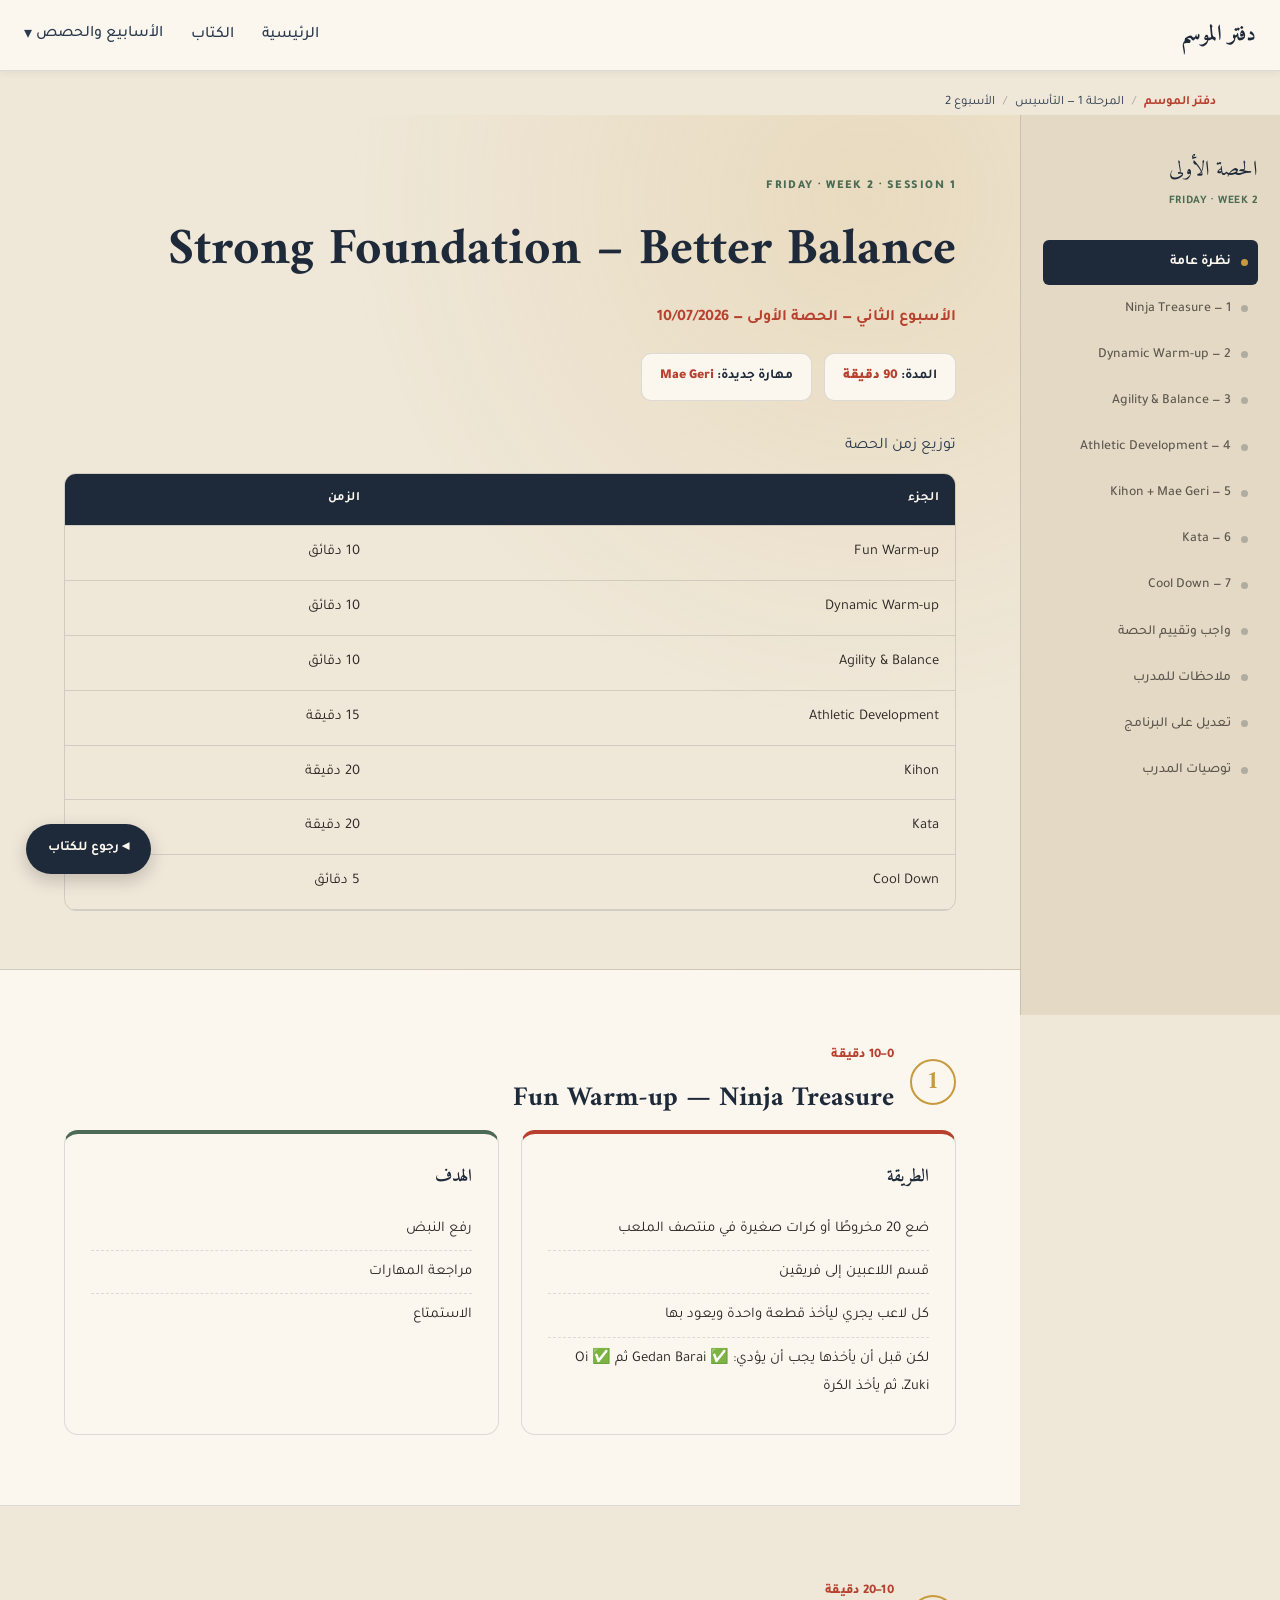
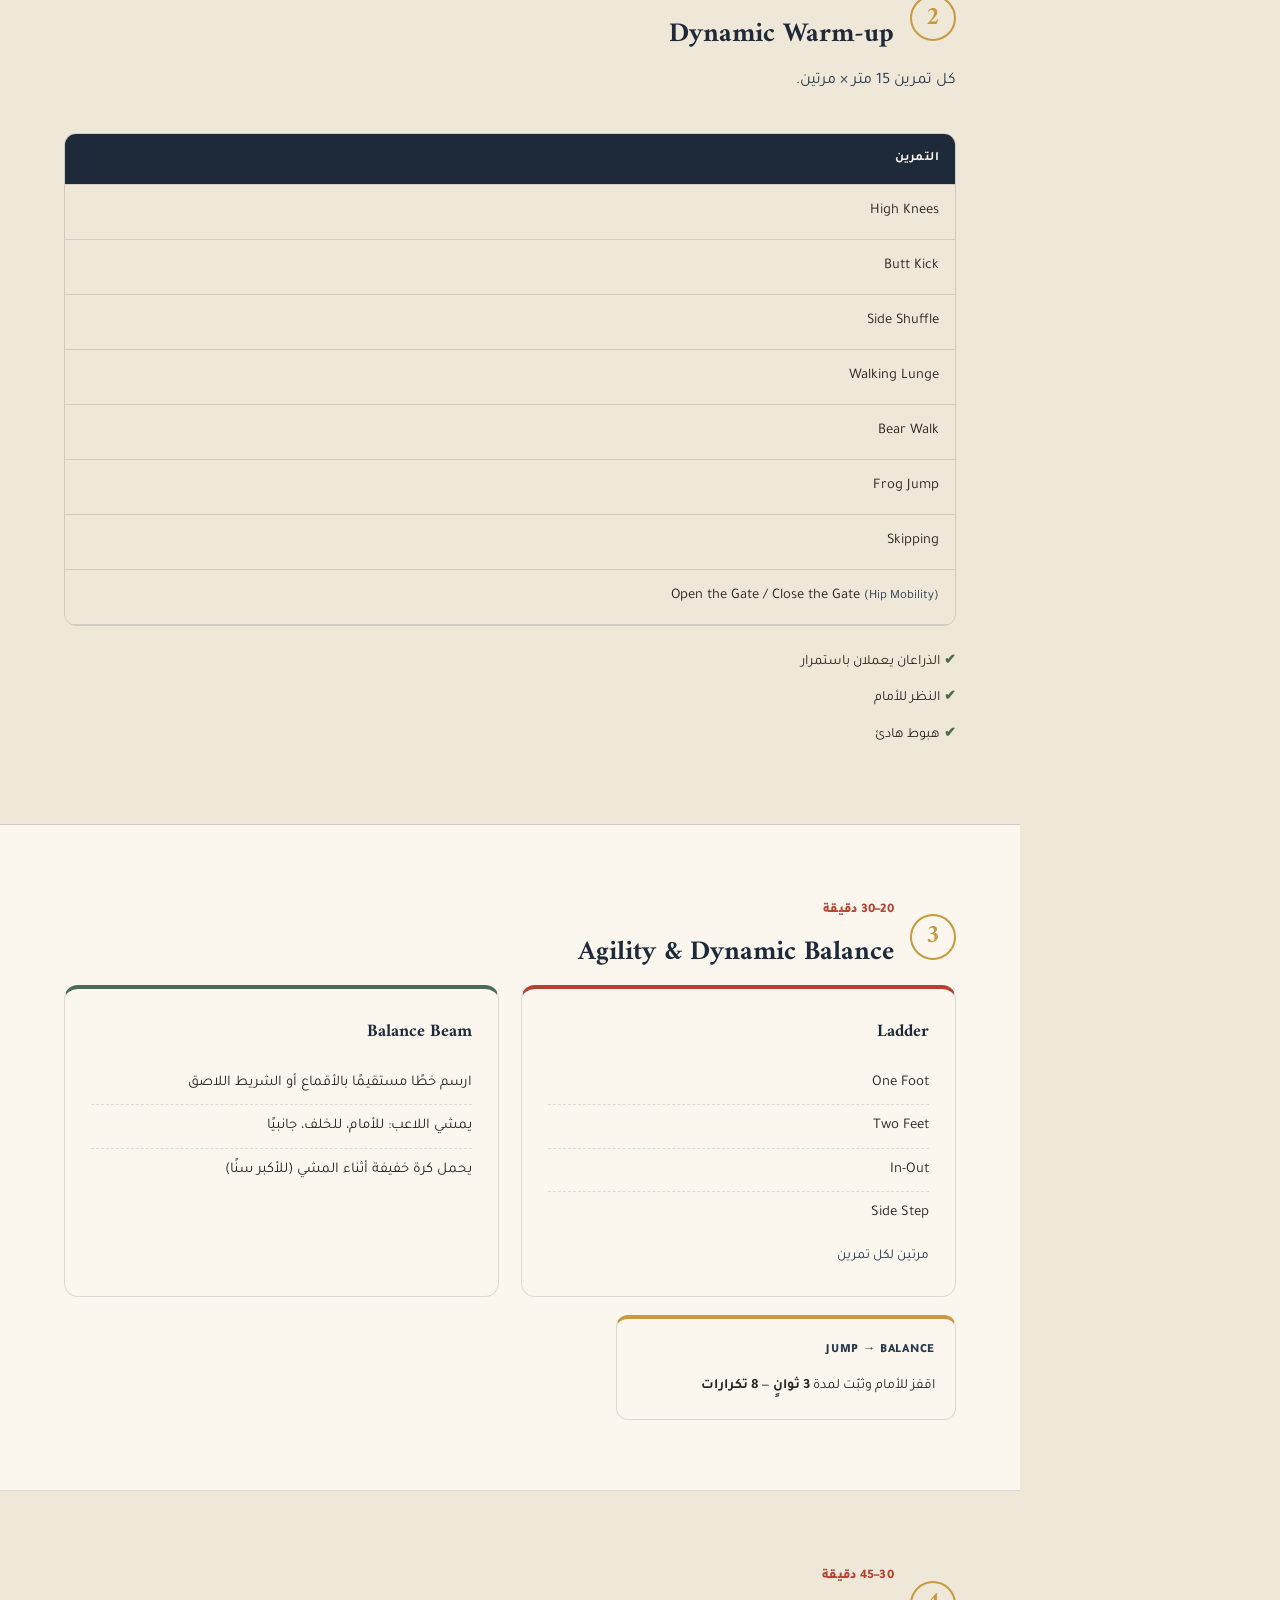
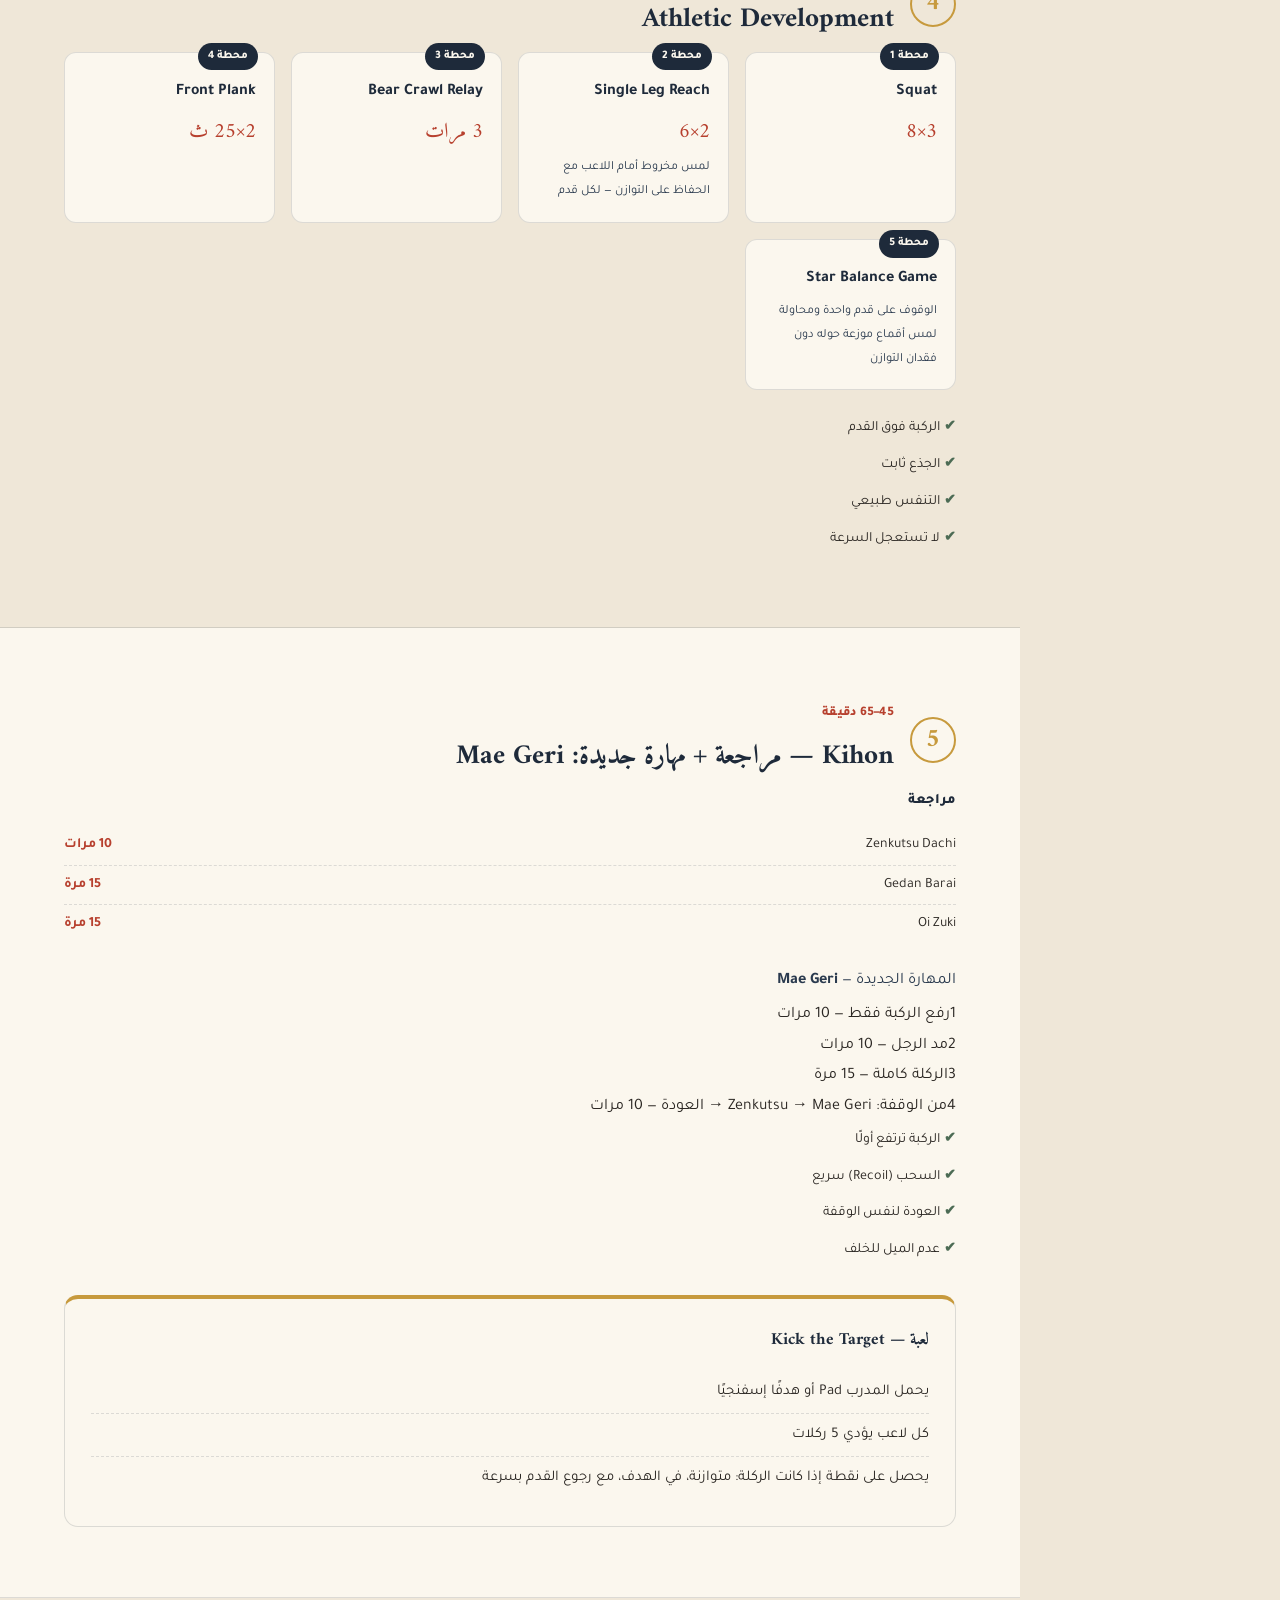
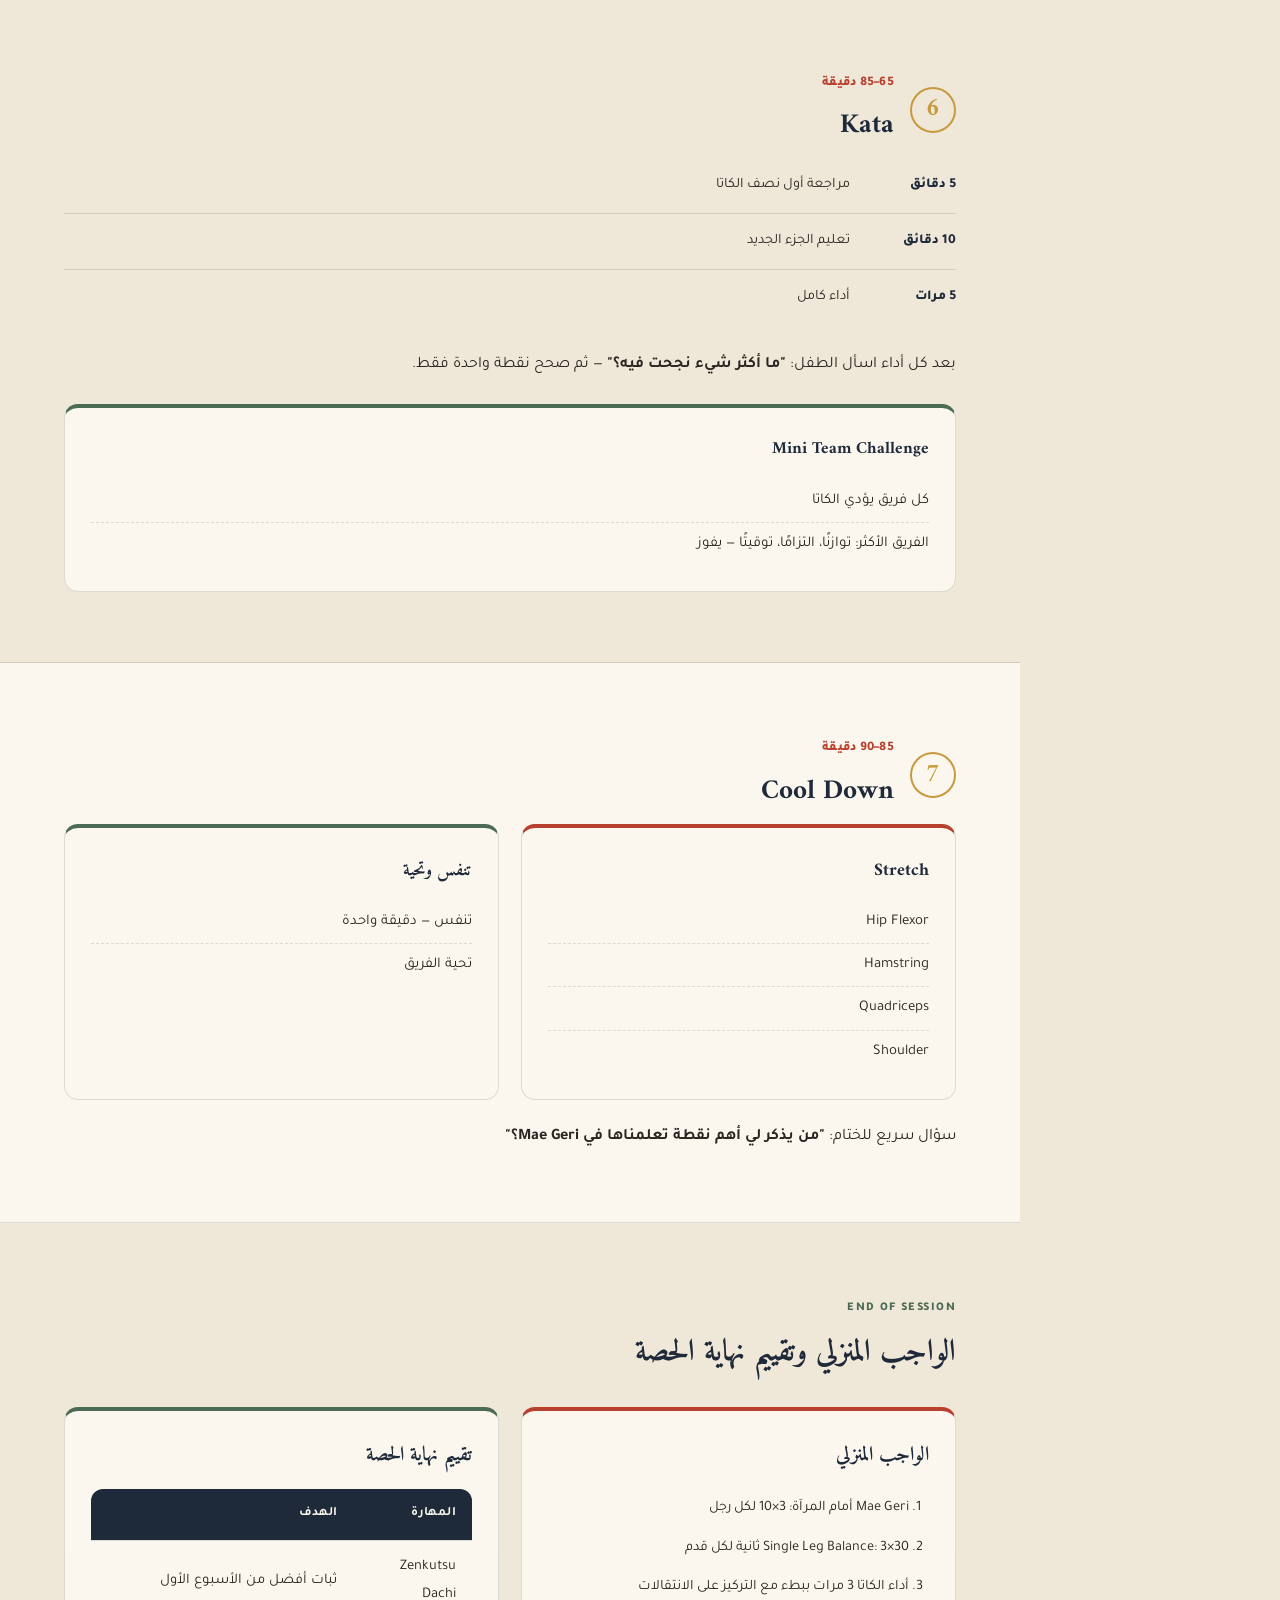
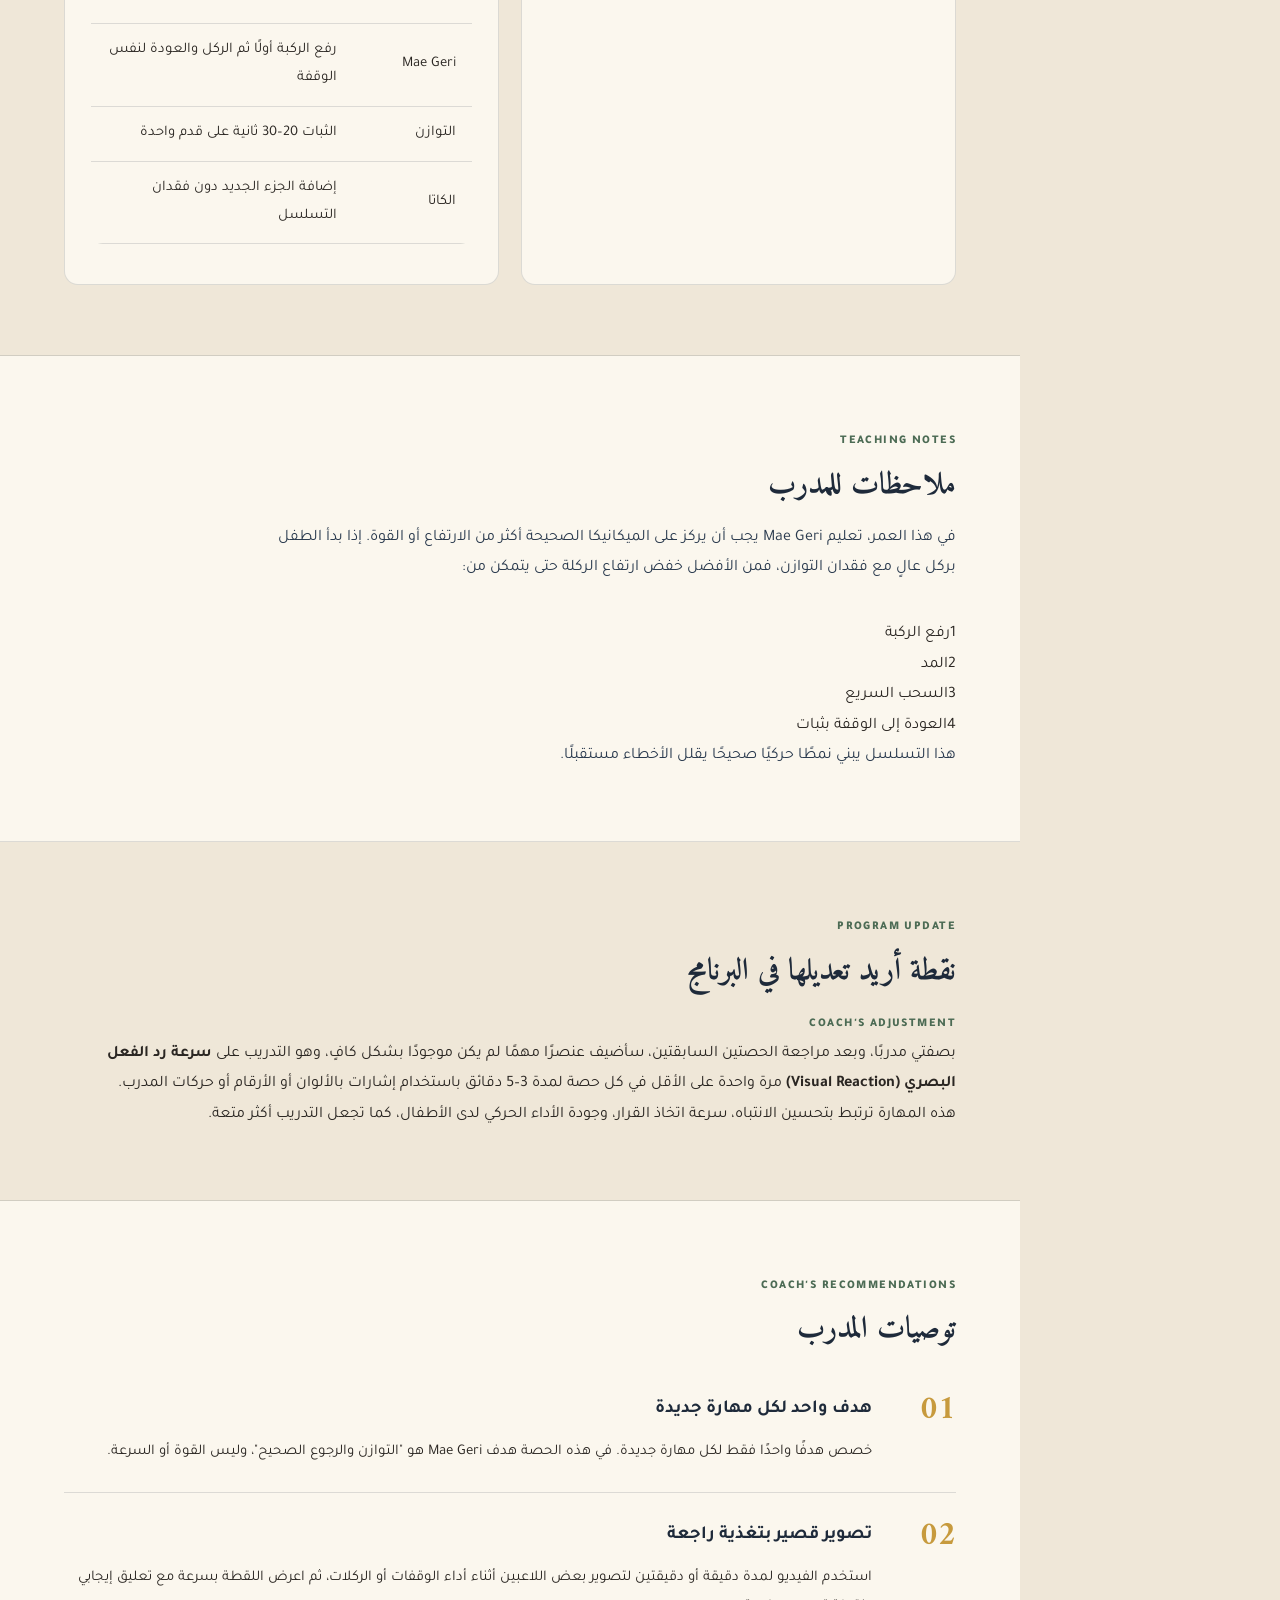
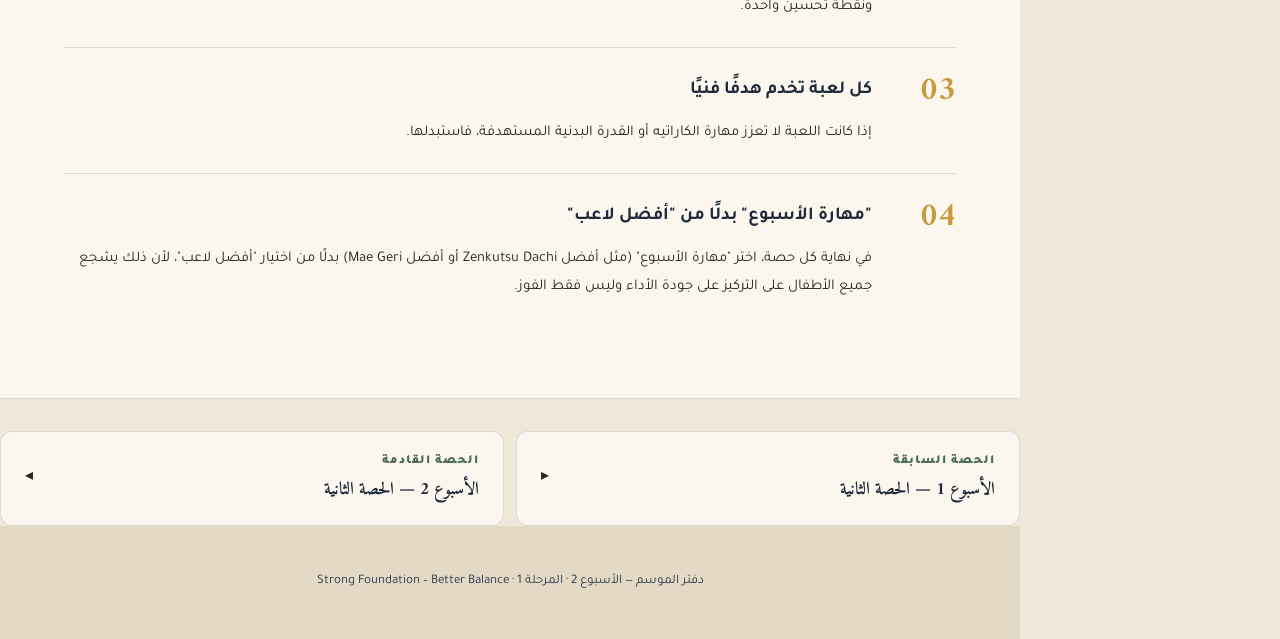
<file: weeks/week02/session01.html>
<!DOCTYPE html>
<html lang="ar" dir="rtl">
<head>
<meta charset="UTF-8">
<meta name="viewport" content="width=device-width, initial-scale=1.0">
<title>الأسبوع 2 — الحصة الأولى (الجمعة) | دفتر الموسم</title>
<link rel="preconnect" href="https://fonts.googleapis.com">
<link rel="preconnect" href="https://fonts.gstatic.com" crossorigin>
<link href="https://fonts.googleapis.com/css2?family=Amiri:wght@400;700&family=Tajawal:wght@300;400;500;700;900&display=swap" rel="stylesheet">
<link rel="stylesheet" href="../../css/style.css">
</head>
<body>

<div id="progress"><div id="progress-fill"></div></div>

<div class="breadcrumb">
  <a href="../../intro.html">دفتر الموسم</a>
  <span class="sep">/</span>
  <span>المرحلة 1 — التأسيس</span>
  <span class="sep">/</span>
  <span>الأسبوع 2</span>
</div>

<div class="layout">
  <nav class="toc">
    <span class="brand">الحصة الأولى</span>
    <span class="brand-sub">FRIDAY · WEEK 2</span>
    <ul>
      <li><a href="#overview"><span class="dot"></span> نظرة عامة</a></li>
      <li><a href="#part1"><span class="dot"></span> 1 — Ninja Treasure</a></li>
      <li><a href="#part2"><span class="dot"></span> 2 — Dynamic Warm-up</a></li>
      <li><a href="#part3"><span class="dot"></span> 3 — Agility &amp; Balance</a></li>
      <li><a href="#part4"><span class="dot"></span> 4 — Athletic Development</a></li>
      <li><a href="#part5"><span class="dot"></span> 5 — Kihon + Mae Geri</a></li>
      <li><a href="#part6"><span class="dot"></span> 6 — Kata</a></li>
      <li><a href="#part7"><span class="dot"></span> 7 — Cool Down</a></li>
      <li><a href="#homework"><span class="dot"></span> واجب وتقييم الحصة</a></li>
      <li><a href="#coach-notes"><span class="dot"></span> ملاحظات للمدرب</a></li>
      <li><a href="#program-note"><span class="dot"></span> تعديل على البرنامج</a></li>
      <li><a href="#recommendations"><span class="dot"></span> توصيات المدرب</a></li>
    </ul>
  </nav>

  <main>
    <!-- OVERVIEW -->
    <section class="session-hero" id="overview">
      <span class="kicker">FRIDAY · Week 2 · Session 1</span>
      <h1 style="margin-bottom:4px;">Strong Foundation – Better Balance</h1>
      <span class="en-title">الأسبوع الثاني — الحصة الأولى — 10/07/2026</span>

      <div class="session-meta">
        <div class="m">المدة: <b>90 دقيقة</b></div>
        <div class="m">مهارة جديدة: <b>Mae Geri</b></div>
      </div>

      <p class="section-sub" style="margin-top:30px; margin-bottom:12px;">توزيع زمن الحصة</p>
      <div class="tblwrap">
        <table>
          <thead><tr><th>الجزء</th><th>الزمن</th></tr></thead>
          <tbody>
            <tr><td>Fun Warm-up</td><td>10 دقائق</td></tr>
            <tr><td>Dynamic Warm-up</td><td>10 دقائق</td></tr>
            <tr><td>Agility &amp; Balance</td><td>10 دقائق</td></tr>
            <tr><td>Athletic Development</td><td>15 دقيقة</td></tr>
            <tr><td>Kihon</td><td>20 دقيقة</td></tr>
            <tr><td>Kata</td><td>20 دقيقة</td></tr>
            <tr><td>Cool Down</td><td>5 دقائق</td></tr>
          </tbody>
        </table>
      </div>
    </section>

    <!-- PART 1 -->
    <section class="part-block alt" id="part1">
      <div class="part-top">
        <span class="part-index">1</span>
        <div>
          <span class="part-time">0–10 دقيقة</span>
          <h2 style="margin:2px 0 0;">Fun Warm-up — Ninja Treasure</h2>
        </div>
      </div>
      <div class="grid2">
        <div class="pillar">
          <h3 style="font-size:1.1rem;">الطريقة</h3>
          <ul>
            <li>ضع 20 مخروطًا أو كرات صغيرة في منتصف الملعب</li>
            <li>قسم اللاعبين إلى فريقين</li>
            <li>كل لاعب يجري ليأخذ قطعة واحدة ويعود بها</li>
            <li>لكن قبل أن يأخذها يجب أن يؤدي: ✅ Gedan Barai ثم ✅ Oi Zuki، ثم يأخذ الكرة</li>
          </ul>
        </div>
        <div class="pillar phys">
          <h3 style="font-size:1.1rem;">الهدف</h3>
          <ul>
            <li>رفع النبض</li>
            <li>مراجعة المهارات</li>
            <li>الاستمتاع</li>
          </ul>
        </div>
      </div>
    </section>

    <!-- PART 2 -->
    <section class="part-block" id="part2">
      <div class="part-top">
        <span class="part-index">2</span>
        <div>
          <span class="part-time">10–20 دقيقة</span>
          <h2 style="margin:2px 0 0;">Dynamic Warm-up</h2>
        </div>
      </div>
      <p class="section-sub">كل تمرين 15 متر × مرتين.</p>
      <div class="tblwrap">
        <table>
          <thead><tr><th>التمرين</th></tr></thead>
          <tbody>
            <tr><td>High Knees</td></tr>
            <tr><td>Butt Kick</td></tr>
            <tr><td>Side Shuffle</td></tr>
            <tr><td>Walking Lunge</td></tr>
            <tr><td>Bear Walk</td></tr>
            <tr><td>Frog Jump</td></tr>
            <tr><td>Skipping</td></tr>
            <tr><td>Open the Gate / Close the Gate <span style="color:var(--ink-soft); font-size:.8rem;">(Hip Mobility)</span></td></tr>
          </tbody>
        </table>
      </div>
      <ul class="cue-list">
        <li>الذراعان يعملان باستمرار</li>
        <li>النظر للأمام</li>
        <li>هبوط هادئ</li>
      </ul>
    </section>

    <!-- PART 3 -->
    <section class="part-block alt" id="part3">
      <div class="part-top">
        <span class="part-index">3</span>
        <div>
          <span class="part-time">20–30 دقيقة</span>
          <h2 style="margin:2px 0 0;">Agility &amp; Dynamic Balance</h2>
        </div>
      </div>

      <div class="grid2">
        <div class="pillar">
          <h3 style="font-size:1.1rem;">Ladder</h3>
          <ul>
            <li>One Foot</li><li>Two Feet</li><li>In-Out</li><li>Side Step</li>
          </ul>
          <p style="font-size:.85rem; color:var(--ink-soft); margin-top:10px;">مرتين لكل تمرين</p>
        </div>
        <div class="pillar phys">
          <h3 style="font-size:1.1rem;">Balance Beam</h3>
          <ul>
            <li>ارسم خطًا مستقيمًا بالأقماع أو الشريط اللاصق</li>
            <li>يمشي اللاعب: للأمام، للخلف، جانبيًا</li>
            <li>يحمل كرة خفيفة أثناء المشي (للأكبر سنًا)</li>
          </ul>
        </div>
      </div>

      <div class="focus-card" style="margin-top:18px; max-width:340px;">
        <h5>Jump → Balance</h5>
        <p style="margin-top:4px;">اقفز للأمام وثبّت لمدة <b>3 ثوانٍ</b> — <b>8 تكرارات</b></p>
      </div>
    </section>

    <!-- PART 4 -->
    <section class="part-block" id="part4">
      <div class="part-top">
        <span class="part-index">4</span>
        <div>
          <span class="part-time">30–45 دقيقة</span>
          <h2 style="margin:2px 0 0;">Athletic Development</h2>
        </div>
      </div>
      <div class="station-grid">
        <div class="station"><span class="n">محطة 1</span><h4>Squat</h4><div class="reps">3×8</div></div>
        <div class="station"><span class="n">محطة 2</span><h4>Single Leg Reach</h4><div class="reps">2×6</div><div class="note">لمس مخروط أمام اللاعب مع الحفاظ على التوازن — لكل قدم</div></div>
        <div class="station"><span class="n">محطة 3</span><h4>Bear Crawl Relay</h4><div class="reps">3 مرات</div></div>
        <div class="station"><span class="n">محطة 4</span><h4>Front Plank</h4><div class="reps">2×25 ث</div></div>
        <div class="station"><span class="n">محطة 5</span><h4>Star Balance Game</h4><div class="note">الوقوف على قدم واحدة ومحاولة لمس أقماع موزعة حوله دون فقدان التوازن</div></div>
      </div>
      <ul class="cue-list">
        <li>الركبة فوق القدم</li>
        <li>الجذع ثابت</li>
        <li>التنفس طبيعي</li>
        <li>لا تستعجل السرعة</li>
      </ul>
    </section>

    <!-- PART 5 -->
    <section class="part-block alt" id="part5">
      <div class="part-top">
        <span class="part-index">5</span>
        <div>
          <span class="part-time">45–65 دقيقة</span>
          <h2 style="margin:2px 0 0;">Kihon — مراجعة + مهارة جديدة: Mae Geri</h2>
        </div>
      </div>

      <div class="kihon-groups">
        <div class="kihon-group">
          <h5>مراجعة</h5>
          <ul>
            <li>Zenkutsu Dachi <b>10 مرات</b></li>
            <li>Gedan Barai <b>15 مرة</b></li>
            <li>Oi Zuki <b>15 مرة</b></li>
          </ul>
        </div>
      </div>

      <p class="section-sub" style="margin-bottom:4px;">المهارة الجديدة — <b>Mae Geri</b></p>
      <div class="mech-steps">
        <div class="mech-step"><span class="s">1</span><span class="d">رفع الركبة فقط — 10 مرات</span></div>
        <div class="mech-step"><span class="s">2</span><span class="d">مد الرجل — 10 مرات</span></div>
        <div class="mech-step"><span class="s">3</span><span class="d">الركلة كاملة — 15 مرة</span></div>
        <div class="mech-step"><span class="s">4</span><span class="d">من الوقفة: Zenkutsu → Mae Geri → العودة — 10 مرات</span></div>
      </div>

      <ul class="cue-list" style="margin-bottom:26px;">
        <li>الركبة ترتفع أولًا</li>
        <li>السحب (Recoil) سريع</li>
        <li>العودة لنفس الوقفة</li>
        <li>عدم الميل للخلف</li>
      </ul>

      <div class="pillar" style="border-top-color:var(--gold);">
        <h3 style="font-size:1.05rem;">لعبة — Kick the Target</h3>
        <ul>
          <li>يحمل المدرب Pad أو هدفًا إسفنجيًا</li>
          <li>كل لاعب يؤدي 5 ركلات</li>
          <li>يحصل على نقطة إذا كانت الركلة: متوازنة، في الهدف، مع رجوع القدم بسرعة</li>
        </ul>
      </div>
    </section>

    <!-- PART 6 -->
    <section class="part-block" id="part6">
      <div class="part-top">
        <span class="part-index">6</span>
        <div>
          <span class="part-time">65–85 دقيقة</span>
          <h2 style="margin:2px 0 0;">Kata</h2>
        </div>
      </div>
      <div class="kata-timeline">
        <div class="kata-step"><span class="t">5 دقائق</span><span class="d">مراجعة أول نصف الكاتا</span></div>
        <div class="kata-step"><span class="t">10 دقائق</span><span class="d">تعليم الجزء الجديد</span></div>
        <div class="kata-step"><span class="t">5 مرات</span><span class="d">أداء كامل</span></div>
      </div>

      <div class="assess-note" style="margin-bottom:24px;">
        بعد كل أداء اسأل الطفل: <b>"ما أكثر شيء نجحت فيه؟"</b> — ثم صحح نقطة واحدة فقط.
      </div>

      <div class="pillar" style="border-top-color:var(--mat-green);">
        <h3 style="font-size:1.05rem;">Mini Team Challenge</h3>
        <ul>
          <li>كل فريق يؤدي الكاتا</li>
          <li>الفريق الأكثر: توازنًا، التزامًا، توقيتًا — يفوز</li>
        </ul>
      </div>
    </section>

    <!-- PART 7 -->
    <section class="part-block alt" id="part7">
      <div class="part-top">
        <span class="part-index">7</span>
        <div>
          <span class="part-time">85–90 دقيقة</span>
          <h2 style="margin:2px 0 0;">Cool Down</h2>
        </div>
      </div>
      <div class="grid2">
        <div class="pillar">
          <h3 style="font-size:1.1rem;">Stretch</h3>
          <ul>
            <li>Hip Flexor</li><li>Hamstring</li><li>Quadriceps</li><li>Shoulder</li>
          </ul>
        </div>
        <div class="pillar phys">
          <h3 style="font-size:1.1rem;">تنفس وتحية</h3>
          <ul>
            <li>تنفس — دقيقة واحدة</li>
            <li>تحية الفريق</li>
          </ul>
        </div>
      </div>
      <div class="assess-note" style="margin-top:22px;">
        سؤال سريع للختام: <b>"من يذكر لي أهم نقطة تعلمناها في Mae Geri؟"</b>
      </div>
    </section>

    <!-- HOMEWORK + SESSION ASSESSMENT -->
    <section class="part-block" id="homework">
      <span class="eyebrow">End of Session</span>
      <h2 style="font-family:var(--display); font-size:1.9rem; color:var(--ink); margin-bottom:26px;">الواجب المنزلي وتقييم نهاية الحصة</h2>

      <div class="hw-goal-grid">
        <div class="hw-card">
          <h3>الواجب المنزلي</h3>
          <ol>
            <li>Mae Geri أمام المرآة: 3×10 لكل رجل</li>
            <li>Single Leg Balance: 3×30 ثانية لكل قدم</li>
            <li>أداء الكاتا 3 مرات ببطء مع التركيز على الانتقالات</li>
          </ol>
        </div>
        <div class="goal-card">
          <h3>تقييم نهاية الحصة</h3>
          <div class="tblwrap" style="border:none;">
            <table>
              <thead><tr><th>المهارة</th><th>الهدف</th></tr></thead>
              <tbody>
                <tr><td>Zenkutsu Dachi</td><td>ثبات أفضل من الأسبوع الأول</td></tr>
                <tr><td>Mae Geri</td><td>رفع الركبة أولًا ثم الركل والعودة لنفس الوقفة</td></tr>
                <tr><td>التوازن</td><td>الثبات 20–30 ثانية على قدم واحدة</td></tr>
                <tr><td>الكاتا</td><td>إضافة الجزء الجديد دون فقدان التسلسل</td></tr>
              </tbody>
            </table>
          </div>
        </div>
      </div>
    </section>

    <!-- COACH NOTES -->
    <section class="part-block alt" id="coach-notes">
      <span class="eyebrow">Teaching Notes</span>
      <h2 style="font-family:var(--display); font-size:1.9rem; color:var(--ink); margin-bottom:8px;">ملاحظات للمدرب</h2>
      <p class="section-sub">
        في هذا العمر، تعليم Mae Geri يجب أن يركز على الميكانيكا الصحيحة أكثر من الارتفاع أو القوة. إذا بدأ الطفل بركل عالٍ مع فقدان التوازن، فمن الأفضل خفض ارتفاع الركلة حتى يتمكن من:
      </p>
      <div class="mech-steps" style="max-width:520px;">
        <div class="mech-step"><span class="s">1</span><span class="d">رفع الركبة</span></div>
        <div class="mech-step"><span class="s">2</span><span class="d">المد</span></div>
        <div class="mech-step"><span class="s">3</span><span class="d">السحب السريع</span></div>
        <div class="mech-step"><span class="s">4</span><span class="d">العودة إلى الوقفة بثبات</span></div>
      </div>
      <p class="section-sub" style="margin-bottom:0;">هذا التسلسل يبني نمطًا حركيًا صحيحًا يقلل الأخطاء مستقبلًا.</p>
    </section>

    <!-- PROGRAM ADJUSTMENT NOTE -->
    <section class="part-block" id="program-note">
      <span class="eyebrow">Program Update</span>
      <h2 style="font-family:var(--display); font-size:1.9rem; color:var(--ink); margin-bottom:8px;">نقطة أريد تعديلها في البرنامج</h2>
      <div class="program-note">
        <span class="eyebrow">Coach's Adjustment</span>
        <p>
          بصفتي مدربًا، وبعد مراجعة الحصتين السابقتين، سأضيف عنصرًا مهمًا لم يكن موجودًا بشكل كافٍ، وهو التدريب على <b>سرعة رد الفعل البصري (Visual Reaction)</b> مرة واحدة على الأقل في كل حصة لمدة 3–5 دقائق باستخدام إشارات بالألوان أو الأرقام أو حركات المدرب.
        </p>
        <p>
          هذه المهارة ترتبط بتحسين الانتباه، سرعة اتخاذ القرار، وجودة الأداء الحركي لدى الأطفال، كما تجعل التدريب أكثر متعة.
        </p>
      </div>
    </section>

    <!-- COACH'S RECOMMENDATIONS -->
    <section class="part-block alt" id="recommendations">
      <span class="eyebrow">Coach's Recommendations</span>
      <h2 style="font-family:var(--display); font-size:1.9rem; color:var(--ink); margin-bottom:8px;">توصيات المدرب</h2>

      <div class="goal-block">
        <span class="goal-num">01</span>
        <div>
          <h4>هدف واحد لكل مهارة جديدة</h4>
          <p style="font-size:.93rem; color:var(--charcoal);">خصص هدفًا واحدًا فقط لكل مهارة جديدة. في هذه الحصة هدف Mae Geri هو "التوازن والرجوع الصحيح"، وليس القوة أو السرعة.</p>
        </div>
      </div>
      <div class="goal-block">
        <span class="goal-num">02</span>
        <div>
          <h4>تصوير قصير بتغذية راجعة</h4>
          <p style="font-size:.93rem; color:var(--charcoal);">استخدم الفيديو لمدة دقيقة أو دقيقتين لتصوير بعض اللاعبين أثناء أداء الوقفات أو الركلات، ثم اعرض اللقطة بسرعة مع تعليق إيجابي ونقطة تحسين واحدة.</p>
        </div>
      </div>
      <div class="goal-block">
        <span class="goal-num">03</span>
        <div>
          <h4>كل لعبة تخدم هدفًا فنيًا</h4>
          <p style="font-size:.93rem; color:var(--charcoal);">إذا كانت اللعبة لا تعزز مهارة الكاراتيه أو القدرة البدنية المستهدفة، فاستبدلها.</p>
        </div>
      </div>
      <div class="goal-block">
        <span class="goal-num">04</span>
        <div>
          <h4>"مهارة الأسبوع" بدلًا من "أفضل لاعب"</h4>
          <p style="font-size:.93rem; color:var(--charcoal);">في نهاية كل حصة، اختر "مهارة الأسبوع" (مثل أفضل Zenkutsu Dachi أو أفضل Mae Geri) بدلًا من اختيار "أفضل لاعب"، لأن ذلك يشجع جميع الأطفال على التركيز على جودة الأداء وليس فقط الفوز.</p>
        </div>
      </div>
    </section>

    <div class="session-nav">
      <a href="../week01/session02.html">
        <div>
          <span class="dir">الحصة السابقة</span>
          <b>الأسبوع 1 — الحصة الثانية</b>
        </div>
        <span class="arrow">▸</span>
      </a>
      <a href="session02.html">
        <div>
          <span class="dir">الحصة القادمة</span>
          <b>الأسبوع 2 — الحصة الثانية </b>
        </div>
        <span class="arrow">◂</span>
      </a>
    </div>

    <footer>
      دفتر الموسم — الأسبوع 2 · المرحلة 1 · Strong Foundation – Better Balance
    </footer>
  </main>
</div>

<a class="back-fab" href="../../intro.html">◂ رجوع للكتاب</a>

<script src="../../js/main.js"></script>
</body>
</html>
</file>
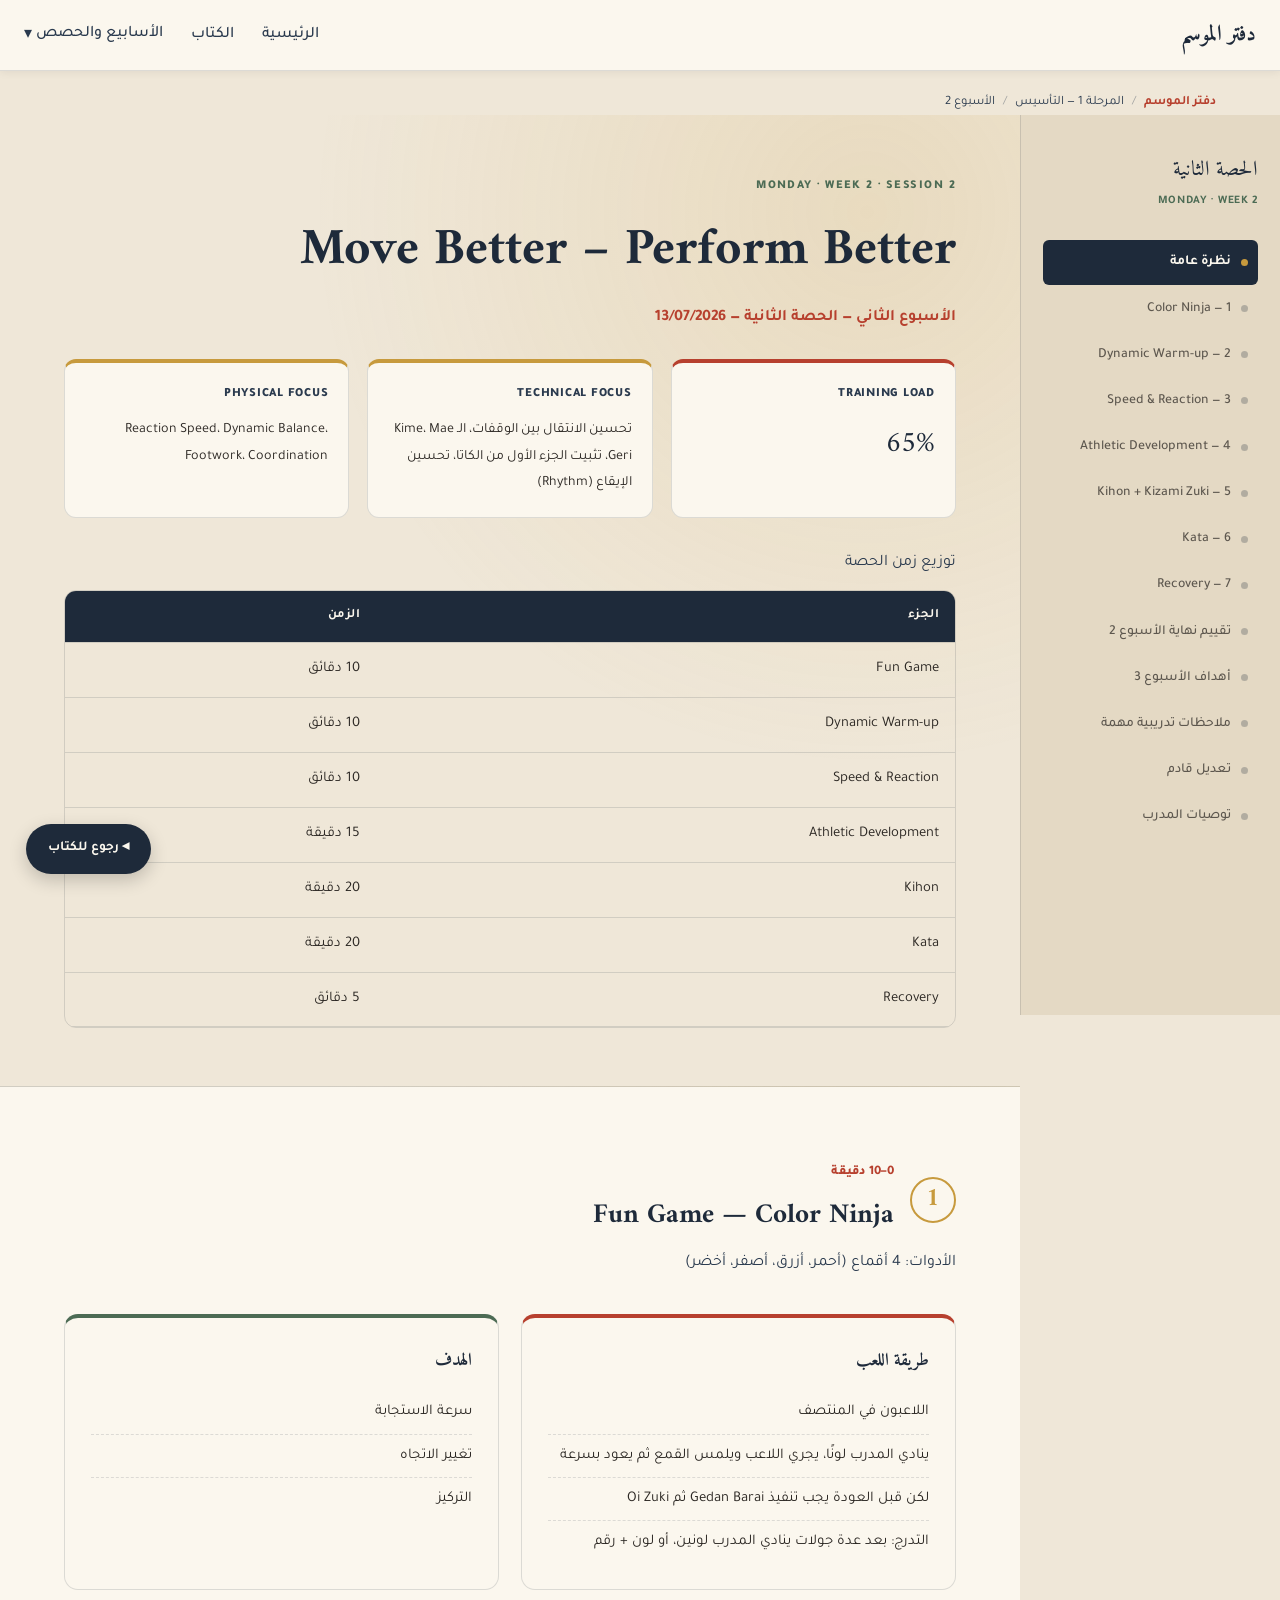
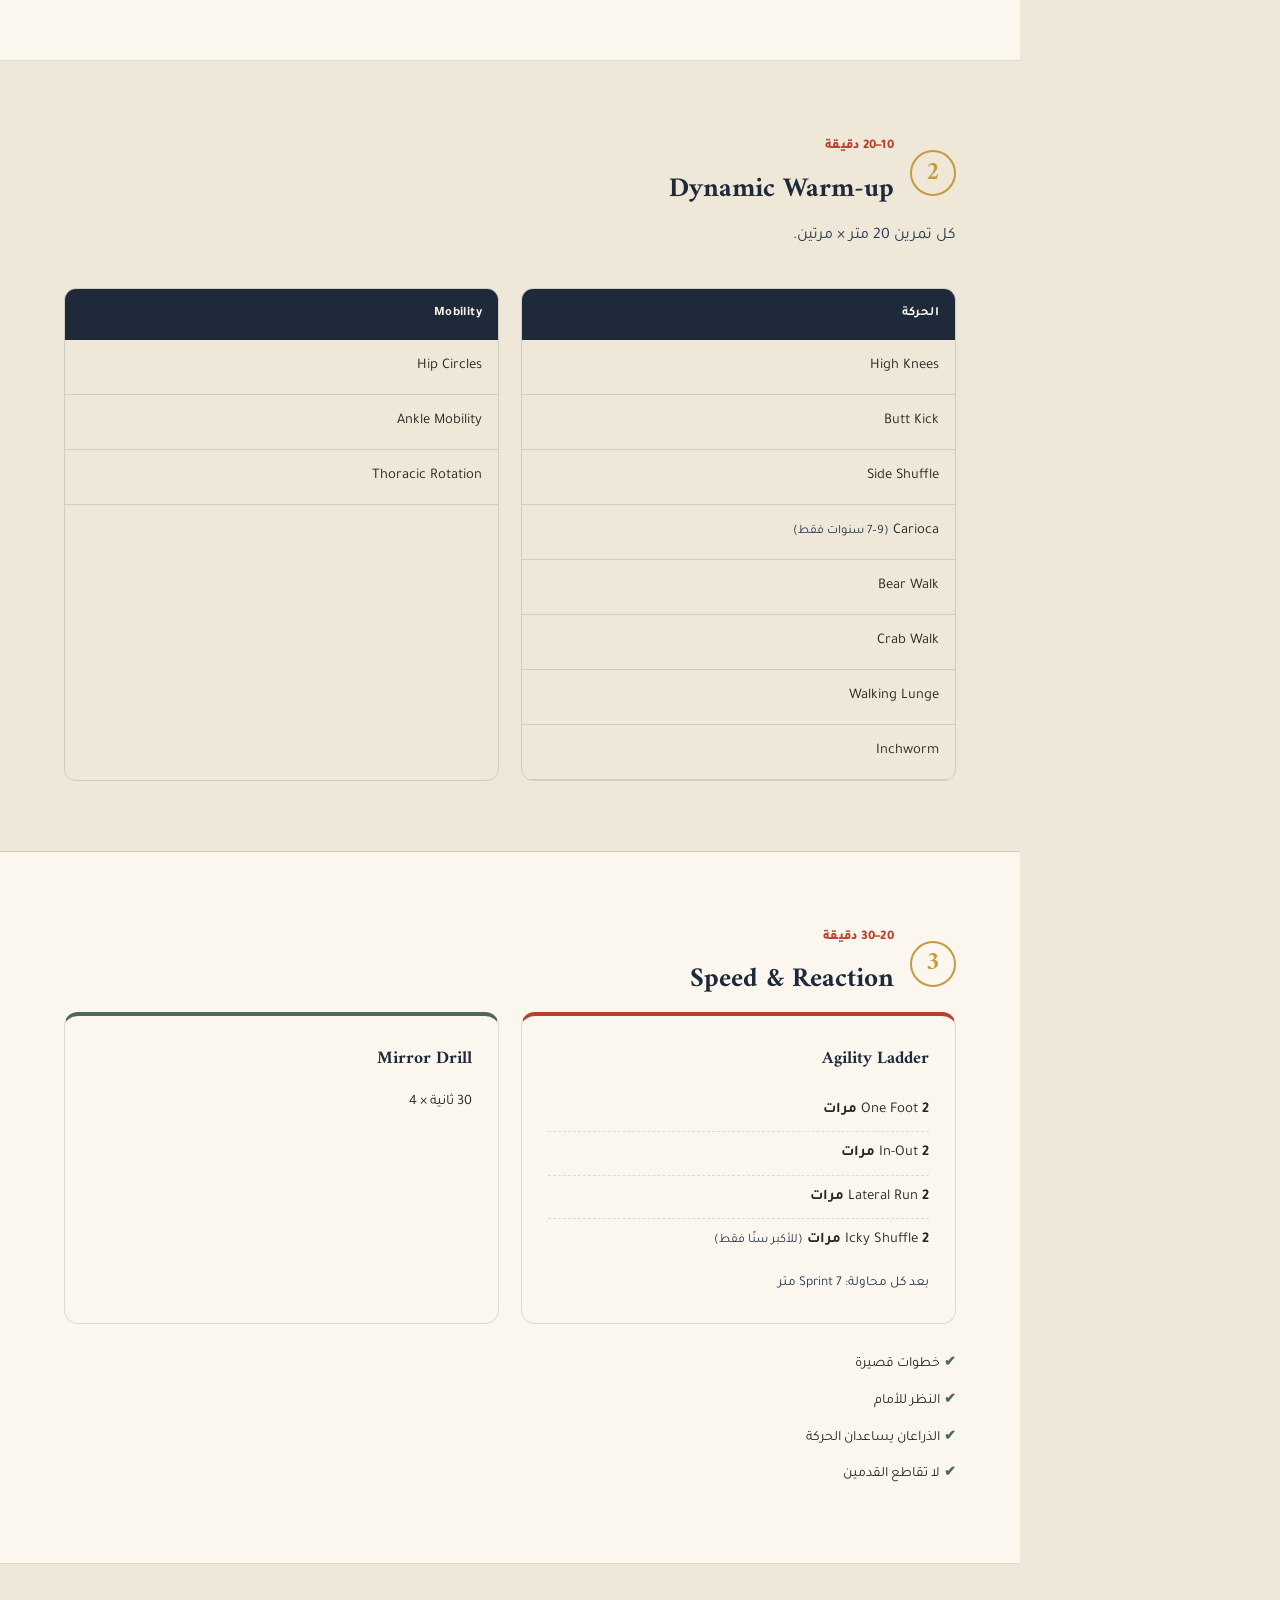
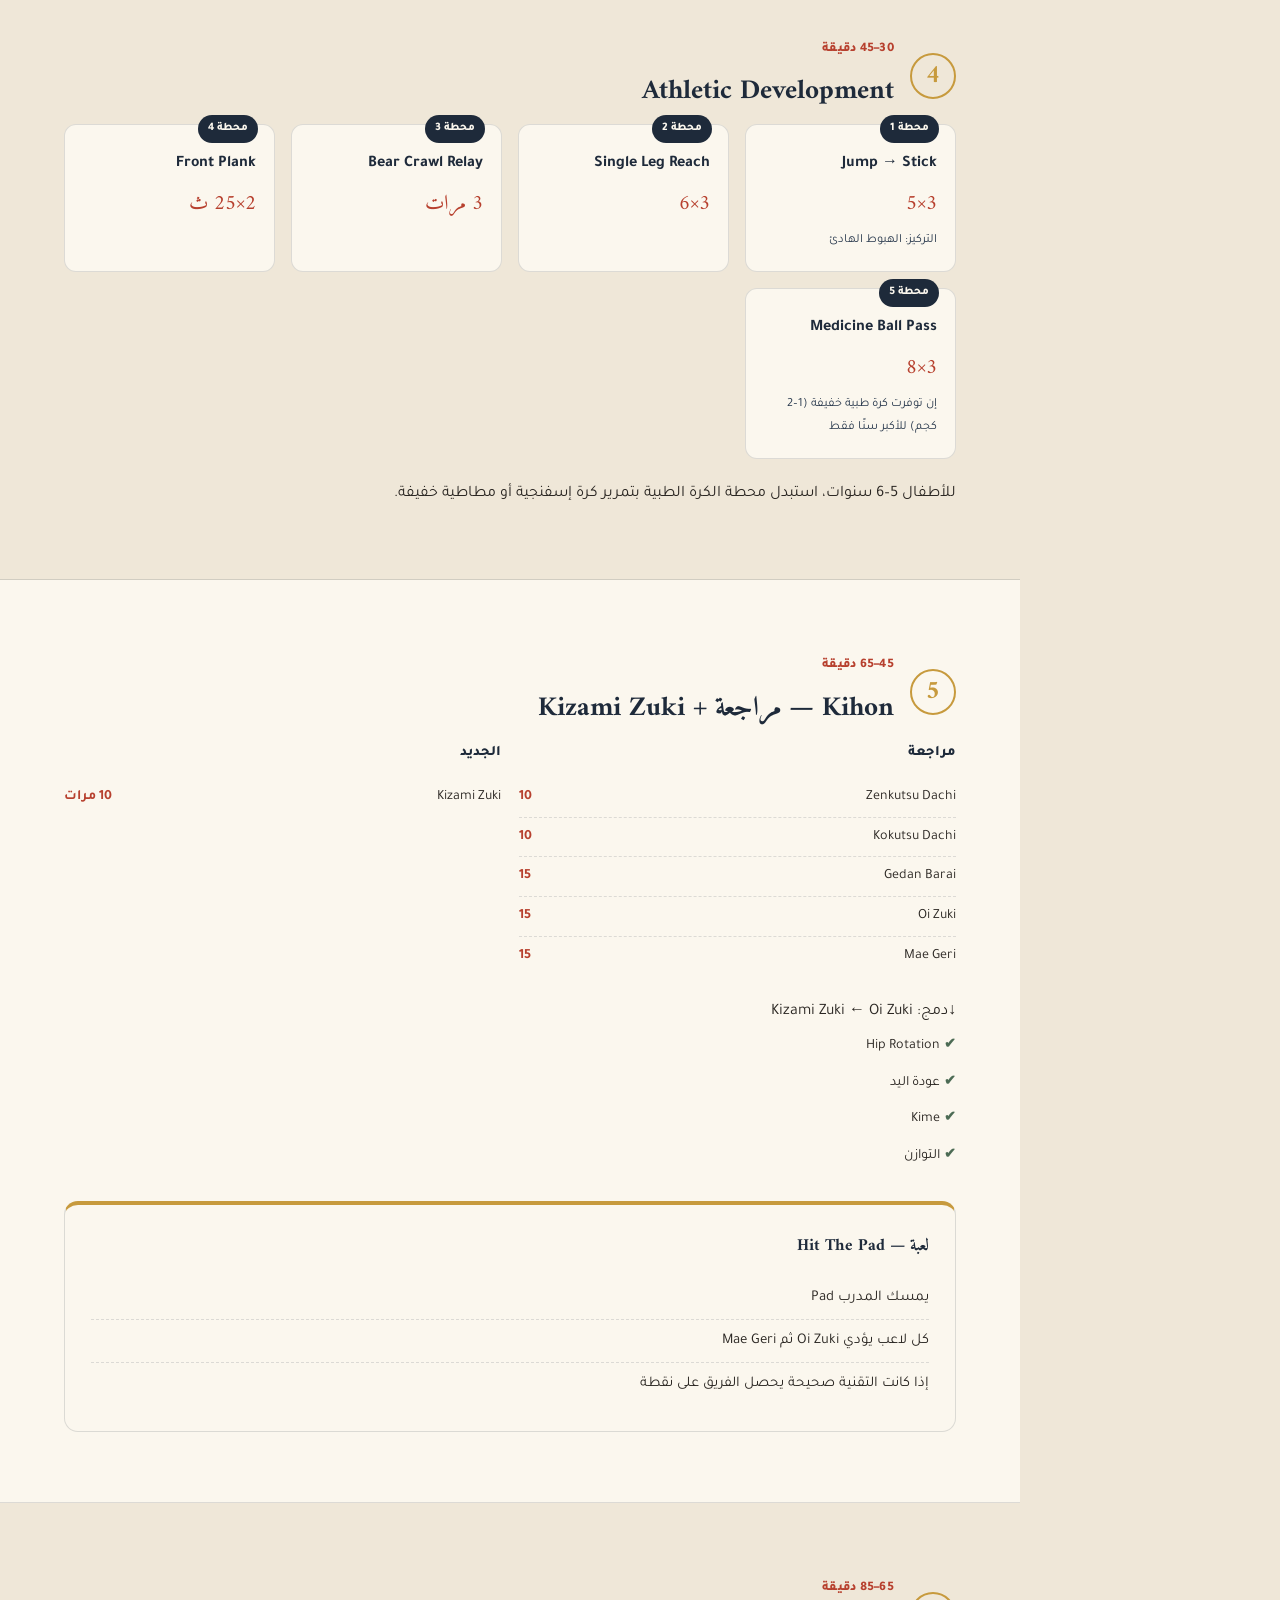
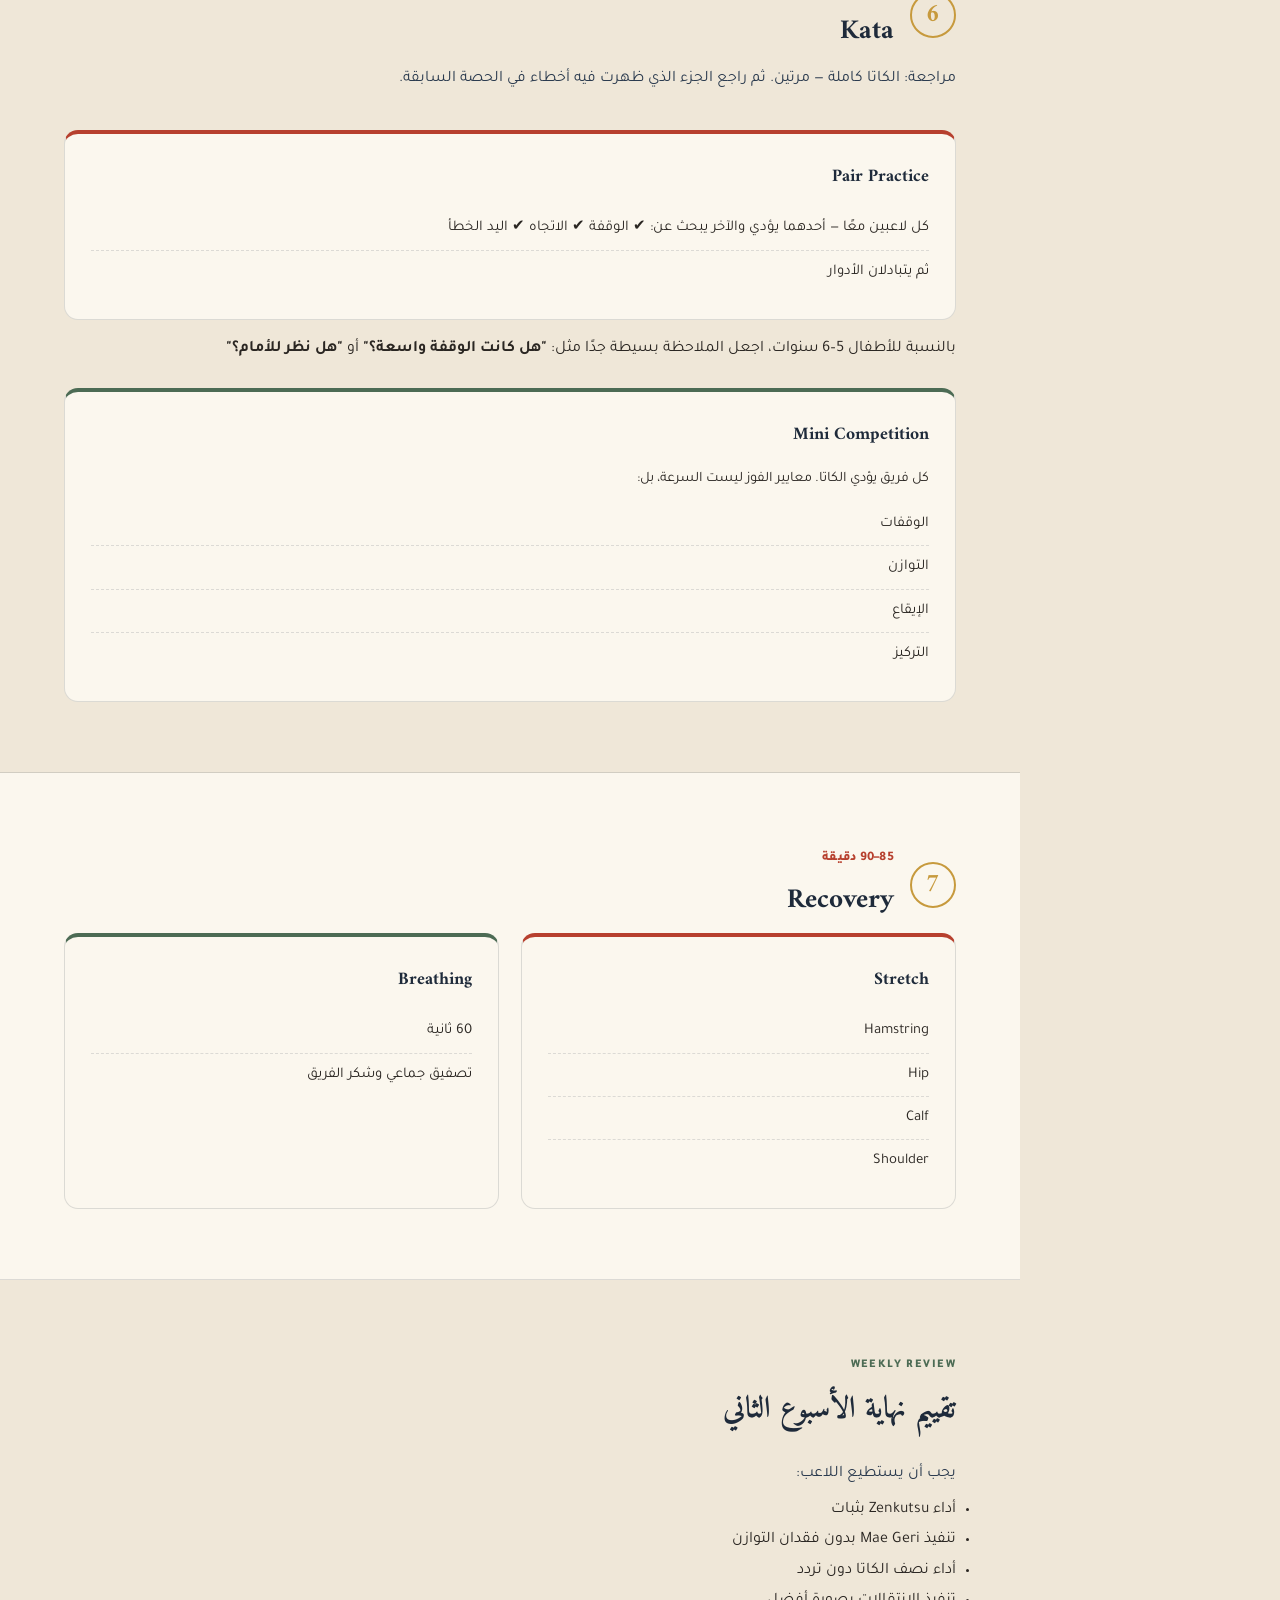
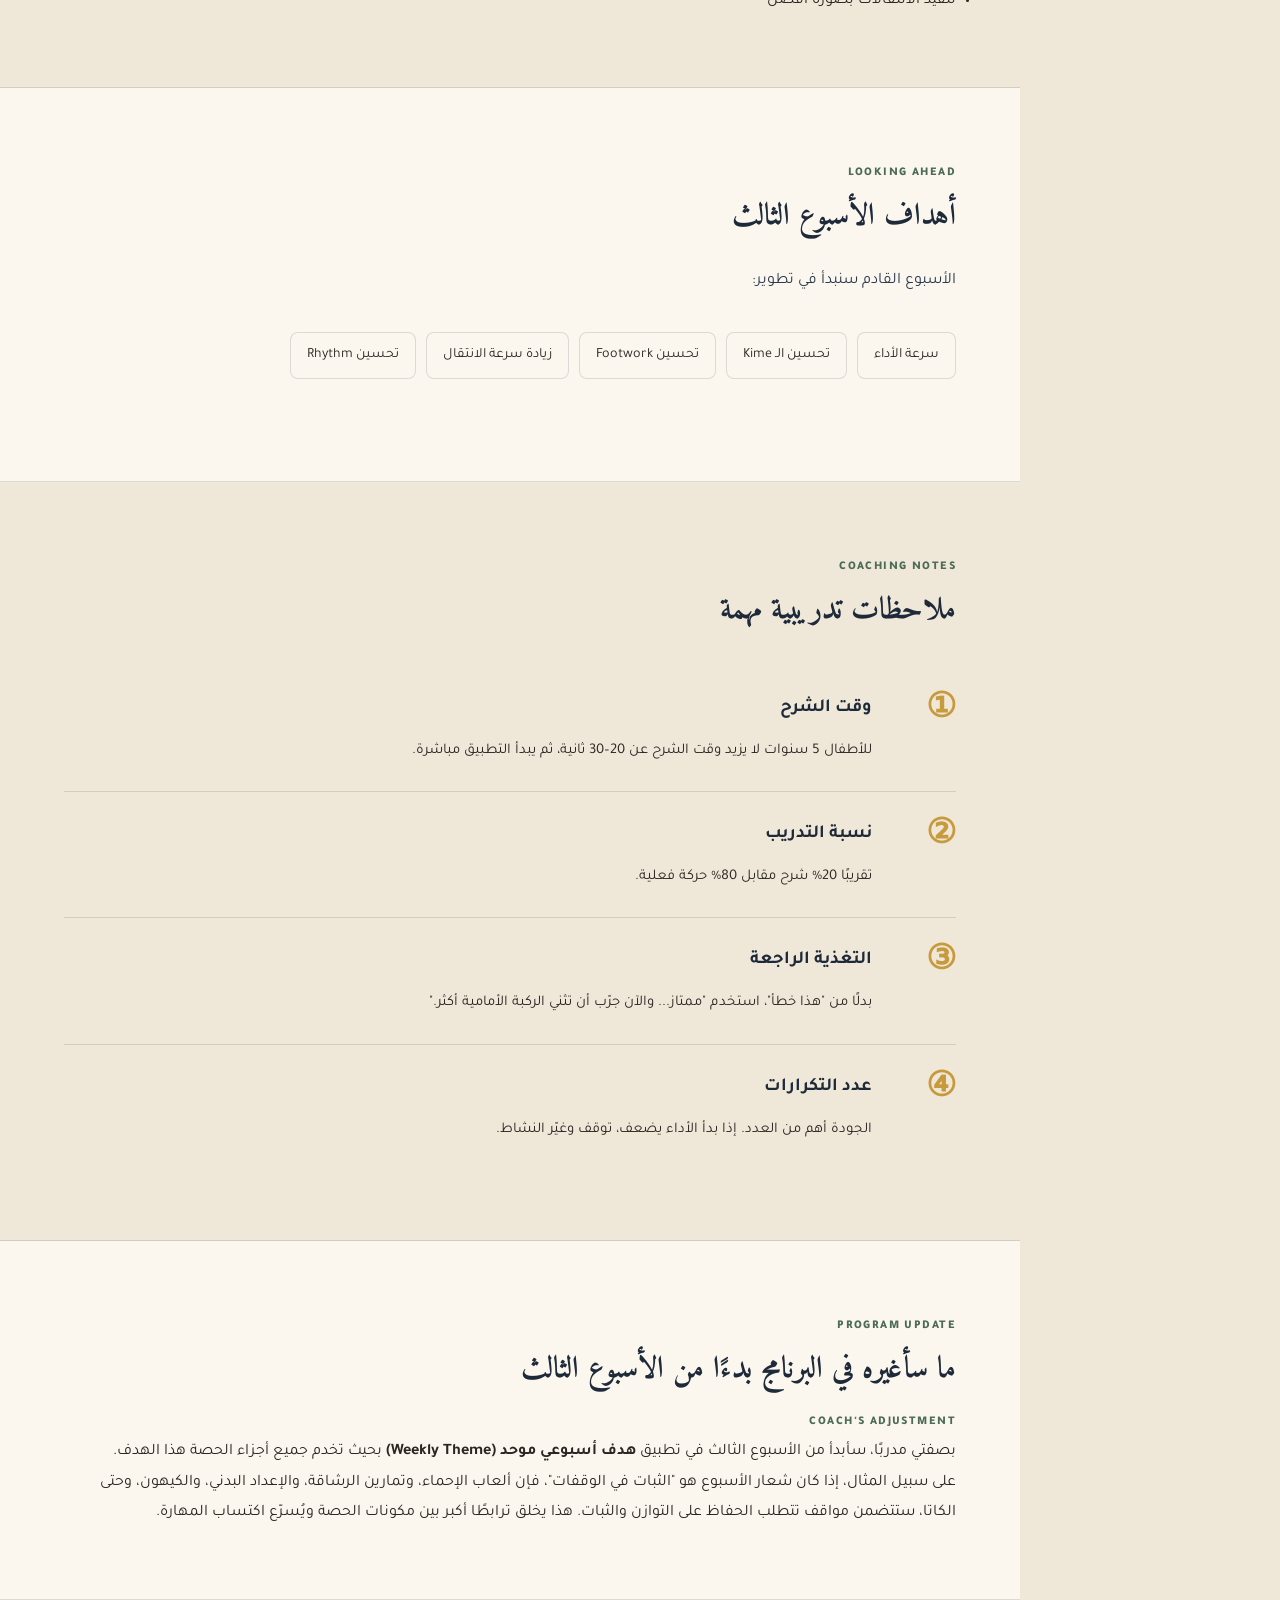
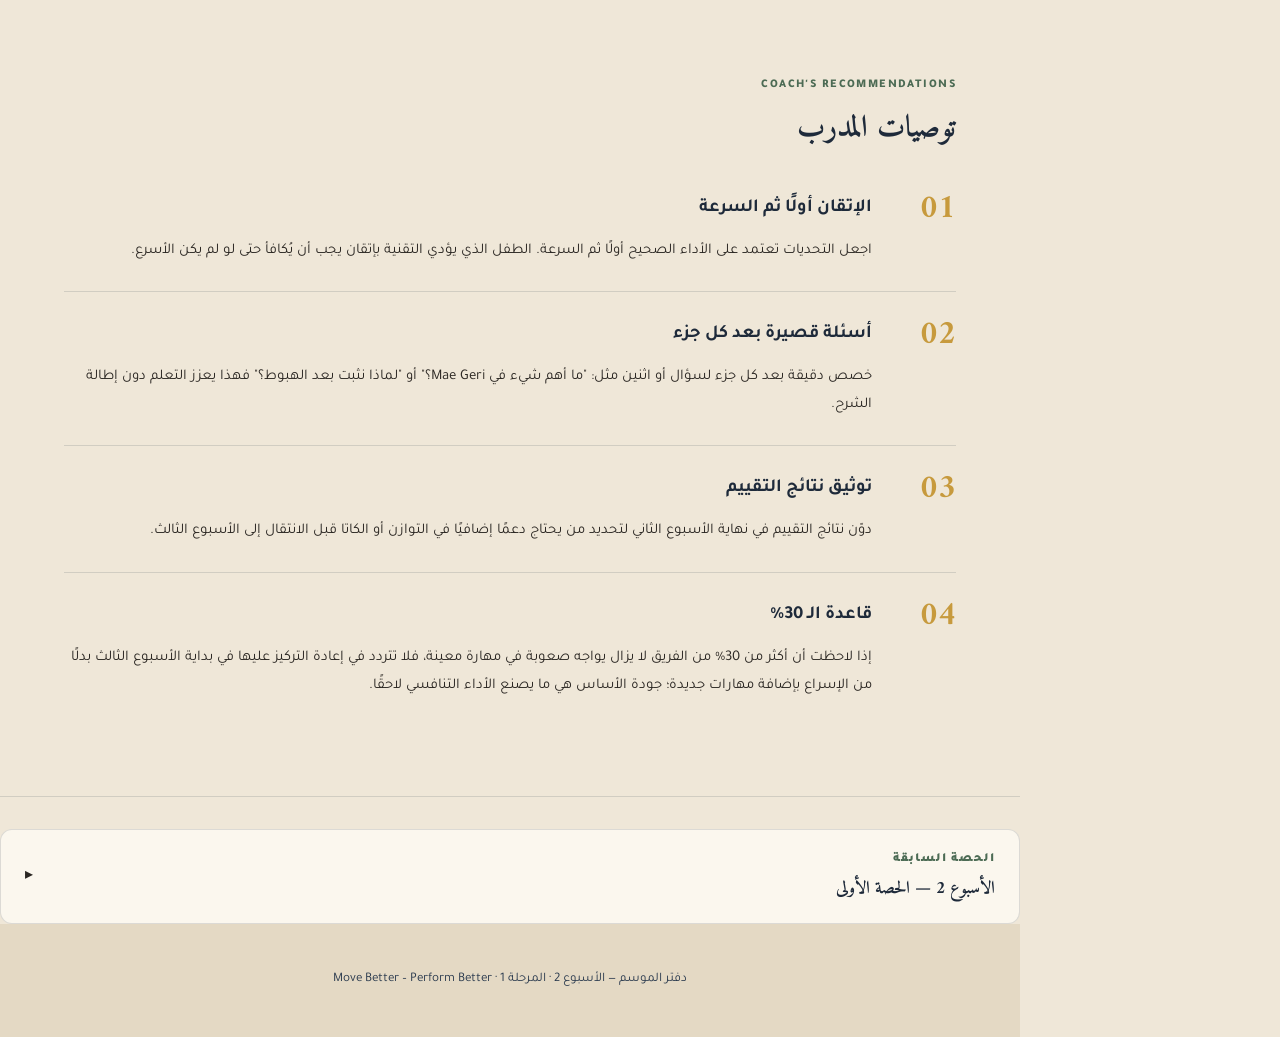
<file: weeks/week02/session02.html>
<!DOCTYPE html>
<html lang="ar" dir="rtl">
<head>
<meta charset="UTF-8">
<meta name="viewport" content="width=device-width, initial-scale=1.0">
<title>الأسبوع 2 — الحصة الثانية (الأثنين) | دفتر الموسم</title>
<link rel="preconnect" href="https://fonts.googleapis.com">
<link rel="preconnect" href="https://fonts.gstatic.com" crossorigin>
<link href="https://fonts.googleapis.com/css2?family=Amiri:wght@400;700&family=Tajawal:wght@300;400;500;700;900&display=swap" rel="stylesheet">
<link rel="stylesheet" href="../../css/style.css">
</head>
<body>

<div id="progress"><div id="progress-fill"></div></div>

<div class="breadcrumb">
  <a href="../../intro.html">دفتر الموسم</a>
  <span class="sep">/</span>
  <span>المرحلة 1 — التأسيس</span>
  <span class="sep">/</span>
  <span>الأسبوع 2</span>
</div>

<div class="layout">
  <nav class="toc">
    <span class="brand">الحصة الثانية</span>
    <span class="brand-sub">MONDAY · WEEK 2</span>
    <ul>
      <li><a href="#overview"><span class="dot"></span> نظرة عامة</a></li>
      <li><a href="#part1"><span class="dot"></span> 1 — Color Ninja</a></li>
      <li><a href="#part2"><span class="dot"></span> 2 — Dynamic Warm-up</a></li>
      <li><a href="#part3"><span class="dot"></span> 3 — Speed &amp; Reaction</a></li>
      <li><a href="#part4"><span class="dot"></span> 4 — Athletic Development</a></li>
      <li><a href="#part5"><span class="dot"></span> 5 — Kihon + Kizami Zuki</a></li>
      <li><a href="#part6"><span class="dot"></span> 6 — Kata</a></li>
      <li><a href="#part7"><span class="dot"></span> 7 — Recovery</a></li>
      <li><a href="#assessment"><span class="dot"></span> تقييم نهاية الأسبوع 2</a></li>
      <li><a href="#week3-goals"><span class="dot"></span> أهداف الأسبوع 3</a></li>
      <li><a href="#coach-notes"><span class="dot"></span> ملاحظات تدريبية مهمة</a></li>
      <li><a href="#program-note"><span class="dot"></span> تعديل قادم</a></li>
      <li><a href="#recommendations"><span class="dot"></span> توصيات المدرب</a></li>
    </ul>
  </nav>

  <main>
    <!-- OVERVIEW -->
    <section class="session-hero" id="overview">
      <span class="kicker">MONDAY · Week 2 · Session 2</span>
      <h1 style="margin-bottom:4px;">Move Better – Perform Better</h1>
      <span class="en-title">الأسبوع الثاني — الحصة الثانية — 13/07/2026</span>

      <div class="focus-grid">
        <div class="focus-card load">
          <h5>Training Load</h5>
          <div class="big">65%</div>
        </div>
        <div class="focus-card">
          <h5>Technical Focus</h5>
          <p style="margin-top:0; font-size:.88rem;">تحسين الانتقال بين الوقفات، الـ Kime، Mae Geri، تثبيت الجزء الأول من الكاتا، تحسين الإيقاع (Rhythm)</p>
        </div>
        <div class="focus-card">
          <h5>Physical Focus</h5>
          <p style="margin-top:0; font-size:.88rem;">Reaction Speed، Dynamic Balance، Footwork، Coordination</p>
        </div>
      </div>

      <p class="section-sub" style="margin-top:30px; margin-bottom:12px;">توزيع زمن الحصة</p>
      <div class="tblwrap">
        <table>
          <thead><tr><th>الجزء</th><th>الزمن</th></tr></thead>
          <tbody>
            <tr><td>Fun Game</td><td>10 دقائق</td></tr>
            <tr><td>Dynamic Warm-up</td><td>10 دقائق</td></tr>
            <tr><td>Speed &amp; Reaction</td><td>10 دقائق</td></tr>
            <tr><td>Athletic Development</td><td>15 دقيقة</td></tr>
            <tr><td>Kihon</td><td>20 دقيقة</td></tr>
            <tr><td>Kata</td><td>20 دقيقة</td></tr>
            <tr><td>Recovery</td><td>5 دقائق</td></tr>
          </tbody>
        </table>
      </div>
    </section>

    <!-- PART 1 -->
    <section class="part-block alt" id="part1">
      <div class="part-top">
        <span class="part-index">1</span>
        <div>
          <span class="part-time">0–10 دقيقة</span>
          <h2 style="margin:2px 0 0;">Fun Game — Color Ninja</h2>
        </div>
      </div>
      <p class="section-sub">الأدوات: 4 أقماع (أحمر، أزرق، أصفر، أخضر)</p>
      <div class="grid2">
        <div class="pillar">
          <h3 style="font-size:1.1rem;">طريقة اللعب</h3>
          <ul>
            <li>اللاعبون في المنتصف</li>
            <li>ينادي المدرب لونًا، يجري اللاعب ويلمس القمع ثم يعود بسرعة</li>
            <li>لكن قبل العودة يجب تنفيذ Gedan Barai ثم Oi Zuki</li>
            <li>التدرج: بعد عدة جولات ينادي المدرب لونين، أو لون + رقم</li>
          </ul>
        </div>
        <div class="pillar phys">
          <h3 style="font-size:1.1rem;">الهدف</h3>
          <ul>
            <li>سرعة الاستجابة</li>
            <li>تغيير الاتجاه</li>
            <li>التركيز</li>
          </ul>
        </div>
      </div>
    </section>

    <!-- PART 2 -->
    <section class="part-block" id="part2">
      <div class="part-top">
        <span class="part-index">2</span>
        <div>
          <span class="part-time">10–20 دقيقة</span>
          <h2 style="margin:2px 0 0;">Dynamic Warm-up</h2>
        </div>
      </div>
      <p class="section-sub">كل تمرين 20 متر × مرتين.</p>
      <div class="grid2">
        <div class="tblwrap" style="margin-bottom:0;">
          <table>
            <thead><tr><th>الحركة</th></tr></thead>
            <tbody>
              <tr><td>High Knees</td></tr>
              <tr><td>Butt Kick</td></tr>
              <tr><td>Side Shuffle</td></tr>
              <tr><td>Carioca <span style="color:var(--ink-soft); font-size:.8rem;">(7–9 سنوات فقط)</span></td></tr>
              <tr><td>Bear Walk</td></tr>
              <tr><td>Crab Walk</td></tr>
              <tr><td>Walking Lunge</td></tr>
              <tr><td>Inchworm</td></tr>
            </tbody>
          </table>
        </div>
        <div class="tblwrap" style="margin-bottom:0;">
          <table>
            <thead><tr><th>Mobility</th></tr></thead>
            <tbody>
              <tr><td>Hip Circles</td></tr>
              <tr><td>Ankle Mobility</td></tr>
              <tr><td>Thoracic Rotation</td></tr>
            </tbody>
          </table>
        </div>
      </div>
    </section>

    <!-- PART 3 -->
    <section class="part-block alt" id="part3">
      <div class="part-top">
        <span class="part-index">3</span>
        <div>
          <span class="part-time">20–30 دقيقة</span>
          <h2 style="margin:2px 0 0;">Speed &amp; Reaction</h2>
        </div>
      </div>
      <div class="grid2">
        <div class="pillar">
          <h3 style="font-size:1.1rem;">Agility Ladder</h3>
          <ul>
            <li>One Foot <b>2 مرات</b></li>
            <li>In-Out <b>2 مرات</b></li>
            <li>Lateral Run <b>2 مرات</b></li>
            <li>Icky Shuffle <b>2 مرات</b> <span style="color:var(--ink-soft); font-size:.8rem;">(للأكبر سنًا فقط)</span></li>
          </ul>
          <p style="font-size:.85rem; color:var(--ink-soft); margin-top:10px;">بعد كل محاولة: Sprint 7 متر</p>
        </div>
        <div class="pillar phys">
          <h3 style="font-size:1.1rem;">Mirror Drill</h3>
          <p style="font-size:.9rem;">30 ثانية × 4</p>
        </div>
      </div>
      <ul class="cue-list" style="margin-top:22px;">
        <li>خطوات قصيرة</li>
        <li>النظر للأمام</li>
        <li>الذراعان يساعدان الحركة</li>
        <li>لا تقاطع القدمين</li>
      </ul>
    </section>

    <!-- PART 4 -->
    <section class="part-block" id="part4">
      <div class="part-top">
        <span class="part-index">4</span>
        <div>
          <span class="part-time">30–45 دقيقة</span>
          <h2 style="margin:2px 0 0;">Athletic Development</h2>
        </div>
      </div>
      <div class="station-grid">
        <div class="station"><span class="n">محطة 1</span><h4>Jump → Stick</h4><div class="reps">3×5</div><div class="note">التركيز: الهبوط الهادئ</div></div>
        <div class="station"><span class="n">محطة 2</span><h4>Single Leg Reach</h4><div class="reps">3×6</div></div>
        <div class="station"><span class="n">محطة 3</span><h4>Bear Crawl Relay</h4><div class="reps">3 مرات</div></div>
        <div class="station"><span class="n">محطة 4</span><h4>Front Plank</h4><div class="reps">2×25 ث</div></div>
        <div class="station"><span class="n">محطة 5</span><h4>Medicine Ball Pass</h4><div class="reps">3×8</div><div class="note">إن توفرت كرة طبية خفيفة (1–2 كجم) للأكبر سنًا فقط</div></div>
      </div>
      <div class="assess-note">للأطفال 5–6 سنوات، استبدل محطة الكرة الطبية بتمرير كرة إسفنجية أو مطاطية خفيفة.</div>
    </section>

    <!-- PART 5 -->
    <section class="part-block alt" id="part5">
      <div class="part-top">
        <span class="part-index">5</span>
        <div>
          <span class="part-time">45–65 دقيقة</span>
          <h2 style="margin:2px 0 0;">Kihon — مراجعة + Kizami Zuki</h2>
        </div>
      </div>

      <div class="kihon-groups">
        <div class="kihon-group">
          <h5>مراجعة</h5>
          <ul>
            <li>Zenkutsu Dachi <b>10</b></li>
            <li>Kokutsu Dachi <b>10</b></li>
            <li>Gedan Barai <b>15</b></li>
            <li>Oi Zuki <b>15</b></li>
            <li>Mae Geri <b>15</b></li>
          </ul>
        </div>
        <div class="kihon-group">
          <h5>الجديد</h5>
          <ul>
            <li>Kizami Zuki <b>10 مرات</b></li>
          </ul>
        </div>
      </div>

      <div class="mech-steps" style="max-width:420px;">
        <div class="mech-step"><span class="s">↓</span><span class="d">دمج: Kizami Zuki ← Oi Zuki</span></div>
      </div>

      <ul class="cue-list" style="margin-bottom:26px;">
        <li>Hip Rotation</li>
        <li>عودة اليد</li>
        <li>Kime</li>
        <li>التوازن</li>
      </ul>

      <div class="pillar" style="border-top-color:var(--gold);">
        <h3 style="font-size:1.05rem;">لعبة — Hit The Pad</h3>
        <ul>
          <li>يمسك المدرب Pad</li>
          <li>كل لاعب يؤدي Oi Zuki ثم Mae Geri</li>
          <li>إذا كانت التقنية صحيحة يحصل الفريق على نقطة</li>
        </ul>
      </div>
    </section>

    <!-- PART 6 -->
    <section class="part-block" id="part6">
      <div class="part-top">
        <span class="part-index">6</span>
        <div>
          <span class="part-time">65–85 دقيقة</span>
          <h2 style="margin:2px 0 0;">Kata</h2>
        </div>
      </div>
      <p class="section-sub">مراجعة: الكاتا كاملة — مرتين. ثم راجع الجزء الذي ظهرت فيه أخطاء في الحصة السابقة.</p>

      <div class="pillar">
        <h3 style="font-size:1.1rem;">Pair Practice</h3>
        <ul>
          <li>كل لاعبين معًا — أحدهما يؤدي والآخر يبحث عن: ✔ الوقفة ✔ الاتجاه ✔ اليد الخطأ</li>
          <li>ثم يتبادلان الأدوار</li>
        </ul>
      </div>
      <div class="assess-note" style="margin-top:14px; margin-bottom:24px;">
        بالنسبة للأطفال 5–6 سنوات، اجعل الملاحظة بسيطة جدًا مثل: <b>"هل كانت الوقفة واسعة؟"</b> أو <b>"هل نظر للأمام؟"</b>
      </div>

      <div class="pillar" style="border-top-color:var(--mat-green);">
        <h3 style="font-size:1.1rem;">Mini Competition</h3>
        <p style="font-size:.9rem; margin-bottom:10px;">كل فريق يؤدي الكاتا. معايير الفوز ليست السرعة، بل:</p>
        <ul>
          <li>الوقفات</li><li>التوازن</li><li>الإيقاع</li><li>التركيز</li>
        </ul>
      </div>
    </section>

    <!-- PART 7 -->
    <section class="part-block alt" id="part7">
      <div class="part-top">
        <span class="part-index">7</span>
        <div>
          <span class="part-time">85–90 دقيقة</span>
          <h2 style="margin:2px 0 0;">Recovery</h2>
        </div>
      </div>
      <div class="grid2">
        <div class="pillar">
          <h3 style="font-size:1.1rem;">Stretch</h3>
          <ul>
            <li>Hamstring</li><li>Hip</li><li>Calf</li><li>Shoulder</li>
          </ul>
        </div>
        <div class="pillar phys">
          <h3 style="font-size:1.1rem;">Breathing</h3>
          <ul>
            <li>60 ثانية</li>
            <li>تصفيق جماعي وشكر الفريق</li>
          </ul>
        </div>
      </div>
    </section>

    <!-- ASSESSMENT -->
    <section class="part-block" id="assessment">
      <span class="eyebrow">Weekly Review</span>
      <h2 style="font-family:var(--display); font-size:1.9rem; color:var(--ink); margin-bottom:20px;">تقييم نهاية الأسبوع الثاني</h2>
      <p class="section-sub" style="margin-bottom:6px;">يجب أن يستطيع اللاعب:</p>
      <ul class="check-list">
        <li>أداء Zenkutsu بثبات</li>
        <li>تنفيذ Mae Geri بدون فقدان التوازن</li>
        <li>أداء نصف الكاتا دون تردد</li>
        <li>تنفيذ الانتقالات بصورة أفضل</li>
      </ul>
    </section>

    <!-- WEEK 3 GOALS -->
    <section class="part-block alt" id="week3-goals">
      <span class="eyebrow">Looking Ahead</span>
      <h2 style="font-family:var(--display); font-size:1.9rem; color:var(--ink); margin-bottom:20px;">أهداف الأسبوع الثالث</h2>
      <p class="section-sub">الأسبوع القادم سنبدأ في تطوير:</p>
      <ul class="priority-list">
        <li>سرعة الأداء</li>
        <li>تحسين الـ Kime</li>
        <li>تحسين Footwork</li>
        <li>زيادة سرعة الانتقال</li>
        <li>تحسين Rhythm</li>
      </ul>
    </section>

    <!-- COACH NOTES -->
    <section class="part-block" id="coach-notes">
      <span class="eyebrow">Coaching Notes</span>
      <h2 style="font-family:var(--display); font-size:1.9rem; color:var(--ink); margin-bottom:26px;">ملاحظات تدريبية مهمة</h2>

      <div class="goal-block">
        <span class="goal-num">①</span>
        <div>
          <h4>وقت الشرح</h4>
          <p style="font-size:.93rem; color:var(--charcoal);">للأطفال 5 سنوات لا يزيد وقت الشرح عن 20–30 ثانية، ثم يبدأ التطبيق مباشرة.</p>
        </div>
      </div>
      <div class="goal-block">
        <span class="goal-num">②</span>
        <div>
          <h4>نسبة التدريب</h4>
          <p style="font-size:.93rem; color:var(--charcoal);">تقريبًا 20% شرح مقابل 80% حركة فعلية.</p>
        </div>
      </div>
      <div class="goal-block">
        <span class="goal-num">③</span>
        <div>
          <h4>التغذية الراجعة</h4>
          <p style="font-size:.93rem; color:var(--charcoal);">بدلًا من "هذا خطأ"، استخدم "ممتاز... والآن جرّب أن تثني الركبة الأمامية أكثر."</p>
        </div>
      </div>
      <div class="goal-block">
        <span class="goal-num">④</span>
        <div>
          <h4>عدد التكرارات</h4>
          <p style="font-size:.93rem; color:var(--charcoal);">الجودة أهم من العدد. إذا بدأ الأداء يضعف، توقف وغيّر النشاط.</p>
        </div>
      </div>
    </section>

    <!-- PROGRAM NOTE -->
    <section class="part-block alt" id="program-note">
      <span class="eyebrow">Program Update</span>
      <h2 style="font-family:var(--display); font-size:1.9rem; color:var(--ink); margin-bottom:8px;">ما سأغيره في البرنامج بدءًا من الأسبوع الثالث</h2>
      <div class="program-note">
        <span class="eyebrow">Coach's Adjustment</span>
        <p>
          بصفتي مدربًا، سأبدأ من الأسبوع الثالث في تطبيق <b>هدف أسبوعي موحد (Weekly Theme)</b> بحيث تخدم جميع أجزاء الحصة هذا الهدف.
        </p>
        <p>
          على سبيل المثال، إذا كان شعار الأسبوع هو "الثبات في الوقفات"، فإن ألعاب الإحماء، وتمارين الرشاقة، والإعداد البدني، والكيهون، وحتى الكاتا، ستتضمن مواقف تتطلب الحفاظ على التوازن والثبات. هذا يخلق ترابطًا أكبر بين مكونات الحصة ويُسرّع اكتساب المهارة.
        </p>
      </div>
    </section>

    <!-- RECOMMENDATIONS -->
    <section class="part-block" id="recommendations">
      <span class="eyebrow">Coach's Recommendations</span>
      <h2 style="font-family:var(--display); font-size:1.9rem; color:var(--ink); margin-bottom:8px;">توصيات المدرب</h2>

      <div class="goal-block">
        <span class="goal-num">01</span>
        <div>
          <h4>الإتقان أولًا ثم السرعة</h4>
          <p style="font-size:.93rem; color:var(--charcoal);">اجعل التحديات تعتمد على الأداء الصحيح أولًا ثم السرعة. الطفل الذي يؤدي التقنية بإتقان يجب أن يُكافأ حتى لو لم يكن الأسرع.</p>
        </div>
      </div>
      <div class="goal-block">
        <span class="goal-num">02</span>
        <div>
          <h4>أسئلة قصيرة بعد كل جزء</h4>
          <p style="font-size:.93rem; color:var(--charcoal);">خصص دقيقة بعد كل جزء لسؤال أو اثنين مثل: "ما أهم شيء في Mae Geri؟" أو "لماذا نثبت بعد الهبوط؟" فهذا يعزز التعلم دون إطالة الشرح.</p>
        </div>
      </div>
      <div class="goal-block">
        <span class="goal-num">03</span>
        <div>
          <h4>توثيق نتائج التقييم</h4>
          <p style="font-size:.93rem; color:var(--charcoal);">دوّن نتائج التقييم في نهاية الأسبوع الثاني لتحديد من يحتاج دعمًا إضافيًا في التوازن أو الكاتا قبل الانتقال إلى الأسبوع الثالث.</p>
        </div>
      </div>
      <div class="goal-block">
        <span class="goal-num">04</span>
        <div>
          <h4>قاعدة الـ 30%</h4>
          <p style="font-size:.93rem; color:var(--charcoal);">إذا لاحظت أن أكثر من 30% من الفريق لا يزال يواجه صعوبة في مهارة معينة، فلا تتردد في إعادة التركيز عليها في بداية الأسبوع الثالث بدلًا من الإسراع بإضافة مهارات جديدة؛ جودة الأساس هي ما يصنع الأداء التنافسي لاحقًا.</p>
        </div>
      </div>
    </section>

    <div class="session-nav">
      <a href="session01.html">
        <div>
          <span class="dir">الحصة السابقة</span>
          <b>الأسبوع 2 — الحصة الأولى </b>
        </div>
        <span class="arrow">▸</span>
      </a>
    </div>

    <footer>
      دفتر الموسم — الأسبوع 2 · المرحلة 1 · Move Better – Perform Better
    </footer>
  </main>
</div>

<a class="back-fab" href="../../intro.html">◂ رجوع للكتاب</a>

<script src="../../js/main.js"></script>
</body>
</html>
</file>
<file: css/style.css>
:root{
    --tatami:#EFE7D8;
    --tatami-deep:#E4D9C4;
    --ink:#1E2A3A;
    --ink-soft:#2A3A4E;
    --belt-red:#B7402E;
    --gold:#C79A3D;
    --charcoal:#2A2622;
    --mat-green:#4C6B54;
    --paper:#FBF7EE;
    --line:rgba(30,42,58,0.14);

    --belt1:#F5F3EE; --belt1-ink:#2A2622; /* white - Foundation */
    --belt2:#E8C547; --belt2-ink:#2A2622; /* yellow - Skill */
    --belt3:#D97C36; --belt3-ink:#FBF7EE; /* orange - Performance */
    --belt4:#4C6B54; --belt4-ink:#FBF7EE; /* green - Competition Prep */
    --belt5:#6B4A34; --belt5-ink:#FBF7EE; /* brown - Transition */

    --display: 'Amiri', serif;
    --body: 'Tajawal', sans-serif;
  }

  *{box-sizing:border-box; margin:0; padding:0;}
  html{scroll-behavior:smooth;}
  body{
    font-family:var(--body);
    background:var(--tatami);
    color:var(--charcoal);
    line-height:1.9;
    overflow-x:hidden;
  }

  ::selection{background:var(--gold); color:var(--ink);}

  /* progress bar */
  #progress{
    position:fixed; top:0; right:0; left:0; height:4px; z-index:999;
    background:transparent;
  }
  #progress-fill{
    height:100%; width:0%;
    background:linear-gradient(90deg, var(--belt-red), var(--gold));
    transition:width .1s linear;
  }

  /* layout */
  .layout{
    display:grid;
    grid-template-columns: 260px 1fr;
    max-width:1400px;
    margin:0 auto;
  }

  /* sidebar */
  nav.toc{
    position:sticky;
    top:0;
    height:100vh;
    overflow-y:auto;
    padding:36px 22px;
    border-left:1px solid var(--line);
    background:var(--tatami-deep);
  }
  nav.toc .brand{
    font-family:var(--display);
    font-size:1.3rem;
    color:var(--ink);
    margin-bottom:4px;
  }
  nav.toc .brand-sub{
    font-size:.72rem;
    letter-spacing:.06em;
    color:var(--mat-green);
    font-weight:700;
    margin-bottom:28px;
    display:block;
  }
  nav.toc ul{list-style:none;}
  nav.toc li{margin-bottom:2px;}
  nav.toc a{
    display:flex;
    align-items:center;
    gap:10px;
    text-decoration:none;
    color:var(--charcoal);
    font-size:.86rem;
    font-weight:500;
    padding:9px 10px;
    border-radius:6px;
    opacity:.72;
    transition:all .2s ease;
  }
  nav.toc a .dot{
    width:7px; height:7px; border-radius:50%;
    background:var(--ink); opacity:.35; flex-shrink:0;
    transition:all .2s ease;
  }
  nav.toc a:hover{opacity:1; background:rgba(30,42,58,0.06);}
  nav.toc a.active{
    opacity:1; background:var(--ink); color:var(--paper);
    font-weight:700;
  }
  nav.toc a.active .dot{background:var(--gold); opacity:1;}

  main{min-width:0;}

  /* cover */
  .cover{
    min-height:92vh;
    display:flex; flex-direction:column; justify-content:center;
    padding:60px 64px;
    position:relative;
    background:
      radial-gradient(circle at 85% 12%, rgba(199,154,61,0.16), transparent 45%),
      var(--tatami);
    border-bottom:1px solid var(--line);
    overflow:hidden;
  }
  .cover::before{
    content:"";
    position:absolute; inset:0;
    background-image: repeating-linear-gradient(135deg, rgba(30,42,58,0.025) 0 2px, transparent 2px 26px);
    pointer-events:none;
  }
  .beltstrip{
    display:flex; height:10px; width:100%; max-width:520px; border-radius:2px; overflow:hidden;
    margin-bottom:34px; box-shadow:0 1px 3px rgba(0,0,0,.15);
  }
  .beltstrip span{flex:1;}
  .cover .kicker{
    font-weight:900; letter-spacing:.14em; font-size:.78rem;
    color:var(--belt-red); text-transform:uppercase; margin-bottom:18px;
  }
  .cover h1{
    font-family:var(--display);
    font-size:clamp(2.6rem, 6vw, 4.6rem);
    color:var(--ink);
    line-height:1.15;
    margin-bottom:18px;
    max-width:820px;
  }
  .cover p.lead{
    font-size:1.15rem; color:var(--ink-soft); max-width:620px; margin-bottom:40px; font-weight:400;
  }
  .stat-grid{
    display:grid; grid-template-columns:repeat(auto-fit, minmax(140px,1fr));
    gap:14px; max-width:920px;
  }
  .stat{
    background:var(--paper); border:1px solid var(--line); border-radius:10px;
    padding:16px 18px;
  }
  .stat b{
    display:block; font-family:var(--display); font-size:1.5rem; color:var(--belt-red);
  }
  .stat span{font-size:.78rem; color:var(--ink-soft); font-weight:500;}

  /* container to center content */
  .container {
    max-width: 1000px;
    margin: 0 auto;
  }

  /* hero landing styles */
  .hero-landing {
    padding: 100px 64px;
    background:
      radial-gradient(circle at 85% 12%, rgba(199,154,61,0.16), transparent 45%),
      var(--tatami);
    border-bottom:1px solid var(--line);
  }

  .cta-btn {
    display: inline-flex;
    align-items: center;
    gap: 8px;
    background: var(--ink);
    color: var(--paper);
    padding: 14px 28px;
    border-radius: 10px;
    text-decoration: none;
    font-weight: 700;
    font-size: 1rem;
    transition: transform 0.15s ease;
  }

  .cta-btn:hover {
    transform: translateX(-4px);
  }

  .landing-footer {
    padding: 44px 64px;
    text-align: center;
    color: var(--ink-soft);
    font-size: .82rem;
    background: var(--tatami-deep);
  }

  .feature-grid {
    display: grid;
    grid-template-columns: repeat(auto-fit, minmax(280px, 1fr));
    gap: 22px;
    margin-top: 36px;
  }

  .feature-card {
    background: var(--paper);
    border: 1px solid var(--line);
    border-radius: 14px;
    padding: 28px;
  }

  .feature-card .ic {
    font-size: 2.25rem;
    display: block;
    margin-bottom: 12px;
  }

  .feature-card h3 {
    font-family: var(--display);
    font-size: 1.3rem;
    color: var(--ink);
    margin-bottom: 8px;
  }

  .feature-card p {
    font-size: .95rem;
    color: var(--ink-soft);
  }

  .coach-card {
    display: flex;
    gap: 28px;
    align-items: center;
    background: var(--tatami);
    border: 1px solid var(--line);
    border-radius: 14px;
    padding: 32px;
  }

  .avatar-wrap {
    position: relative;
  }

  .avatar-badge {
    width: 96px;
    height: 96px;
    border-radius: 50%;
    background: var(--ink);
    color: var(--paper);
    display: flex;
    align-items: center;
    justify-content: center;
    font-family: var(--display);
    font-size: 2rem;
    font-weight: 700;
  }

  .dan-belt {
    position: absolute;
    bottom: -4px;
    left: 50%;
    transform: translateX(-50%);
    display: flex;
    gap: 4px;
  }

  .dan-belt span {
    width: 8px;
    height: 24px;
    background: var(--gold);
    border-radius: 2px;
  }

  .coach-info .kicker {
    font-weight: 900;
    letter-spacing: .12em;
    font-size: .78rem;
    color: var(--mat-green);
    text-transform: uppercase;
    margin-bottom: 4px;
  }

  .coach-info h2 {
    font-family: var(--display);
    font-size: 1.75rem;
    color: var(--ink);
    margin-bottom: 4px;
  }

  .coach-info .academy {
    font-size: .95rem;
    color: var(--ink-soft);
    font-weight: 600;
    margin-bottom: 16px;
    display: block;
  }

  .coach-info .bio {
    font-size: .98rem;
    color: var(--charcoal);
    margin-bottom: 20px;
    line-height: 1.9;
  }

  .credential-row {
    display: flex;
    flex-wrap: wrap;
    gap: 10px;
  }

  .credential-chip {
    background: var(--paper);
    border: 1px solid var(--line);
    border-radius: 999px;
    padding: 8px 16px;
    font-size: .82rem;
    font-weight: 600;
    color: var(--ink-soft);
  }

  /* sections */
  section{
    padding:80px 64px;
    border-bottom:1px solid var(--line);
    scroll-margin-top:20px;
  }
  section.alt{background:var(--paper);}
  .eyebrow{
    font-size:.74rem; font-weight:900; letter-spacing:.12em; text-transform:uppercase;
    color:var(--mat-green); margin-bottom:12px;
  }
  h2.title{
    font-family:var(--display); font-size:clamp(1.9rem,3.4vw,2.7rem); color:var(--ink);
    margin-bottom:8px;
  }
  .section-sub{color:var(--ink-soft); max-width:680px; margin-bottom:36px; font-size:1rem;}

  /* generic card grids */
  .grid3{display:grid; grid-template-columns:repeat(auto-fit,minmax(230px,1fr)); gap:22px;}
  .grid2{display:grid; grid-template-columns:repeat(auto-fit,minmax(320px,1fr)); gap:22px;}

  .pillar{
    background:var(--paper); border:1px solid var(--line); border-radius:14px; padding:26px;
    border-top:4px solid var(--belt-red);
  }
  .pillar.phys{border-top-color:var(--mat-green);}
  .pillar.psych{border-top-color:var(--gold);}
  .pillar h3{font-family:var(--display); font-size:1.3rem; margin-bottom:14px; color:var(--ink);}
  .pillar ul{list-style:none;}
  .pillar li{
    padding:7px 0; font-size:.93rem; border-bottom:1px dashed var(--line); color:var(--charcoal);
  }
  .pillar li:last-child{border-bottom:none;}

  /* goal blocks (5 numbered categories from source) */
  .goal-block{
    display:grid; grid-template-columns:64px 1fr; gap:20px; padding:26px 0; border-bottom:1px solid var(--line);
  }
  .goal-block:last-child{border-bottom:none;}
  .goal-num{
    font-family:var(--display); font-size:2.1rem; color:var(--gold); font-weight:700; line-height:1;
  }
  .goal-block h4{font-size:1.15rem; margin-bottom:10px; color:var(--ink);}
  .chip-row{display:flex; flex-wrap:wrap; gap:8px;}
  .chip{
    background:var(--tatami-deep); border:1px solid var(--line); border-radius:999px;
    padding:6px 14px; font-size:.82rem; font-weight:500; color:var(--charcoal);
  }

  /* macrocycle table */
  table{width:100%; border-collapse:collapse; font-size:.92rem;}
  th,td{padding:13px 16px; text-align:right; border-bottom:1px solid var(--line);}
  th{
    background:var(--ink); color:var(--paper); font-weight:700; font-size:.8rem;
    letter-spacing:.03em;
  }
  tr:hover td{background:rgba(199,154,61,0.08);}
  .tblwrap{
    border-radius:12px; overflow:hidden; border:1px solid var(--line); margin-bottom:14px;
  }

  /* belt timeline */
  .belt-timeline{display:flex; flex-direction:column; gap:14px; margin-top:30px;}
  .belt-row{
    display:grid; grid-template-columns:150px 1fr; gap:0; align-items:stretch;
    border-radius:10px; overflow:hidden; border:1px solid var(--line);
  }
  .belt-label{
    display:flex; flex-direction:column; justify-content:center; padding:16px 18px;
    font-weight:800; font-size:.88rem;
  }
  .belt-label small{font-weight:500; font-size:.72rem; opacity:.85; display:block; margin-top:3px;}
  .belt-body{background:var(--paper); padding:16px 20px; font-size:.86rem; color:var(--ink-soft);}
  .belt-body .weeks{font-family:var(--display); color:var(--ink); font-size:1rem; margin-bottom:4px; display:block;}

  /* phase page */
  .phase-head{
    display:flex; align-items:center; gap:18px; margin-bottom:8px;
  }
  .phase-badge{
    width:54px; height:54px; border-radius:50%; display:flex; align-items:center; justify-content:center;
    font-family:var(--display); font-size:1.4rem; font-weight:700; flex-shrink:0;
    box-shadow:0 2px 6px rgba(0,0,0,.15);
  }
  .phase-weeks{font-size:.85rem; color:var(--ink-soft); font-weight:600;}

  .priority-list{list-style:none; margin:22px 0 32px; display:flex; flex-wrap:wrap; gap:10px;}
  .priority-list li{
    background:var(--paper); border:1px solid var(--line); border-radius:8px; padding:9px 16px; font-size:.88rem;
  }

  .ratio-bars{display:flex; flex-direction:column; gap:12px;}
  .ratio-row{display:grid; grid-template-columns:170px 1fr 50px; align-items:center; gap:14px; font-size:.88rem;}
  .ratio-track{
    height:12px; background:var(--tatami-deep); border-radius:6px; overflow:hidden;
  }
  .ratio-fill{height:100%; border-radius:6px;}
  .ratio-pct{font-weight:800; color:var(--ink); text-align:left;}

  /* load progression chart */
  .load-chart{
    display:flex; align-items:flex-end; gap:10px; height:220px; padding:20px 10px 0;
    border-bottom:2px solid var(--ink);
  }
  .load-bar{
    flex:1; display:flex; flex-direction:column; align-items:center; justify-content:flex-end; gap:8px;
  }
  .load-bar .bar{
    width:100%; max-width:46px; border-radius:5px 5px 0 0;
    background:linear-gradient(180deg, var(--belt-red), var(--gold));
  }
  .load-bar.deload .bar{background:linear-gradient(180deg, var(--mat-green), #7c9a83);}
  .load-bar .val{font-size:.78rem; font-weight:800; color:var(--ink);}
  .load-bar .wk{font-size:.72rem; color:var(--ink-soft); margin-top:6px;}
  .legend{display:flex; gap:22px; margin-top:16px; font-size:.8rem; color:var(--ink-soft);}
  .legend span{display:inline-flex; align-items:center; gap:6px;}
  .legend i{width:12px; height:12px; border-radius:3px; display:inline-block;}

  /* day cards */
  .day-card{
    background:var(--paper); border:1px solid var(--line); border-radius:14px; padding:30px;
    position:relative; overflow:hidden;
  }
  .day-card::before{
    content:attr(data-tag); position:absolute; top:18px; left:18px; font-size:.68rem;
    font-weight:900; letter-spacing:.08em; color:var(--gold); text-transform:uppercase;
  }
  .day-card h3{font-family:var(--display); font-size:1.5rem; margin-bottom:4px; color:var(--ink);}
  .day-card .en{font-size:.85rem; color:var(--belt-red); font-weight:700; margin-bottom:16px; display:block;}
  .day-card ul{list-style:none; margin-bottom:16px;}
  .day-card li{padding:5px 0; font-size:.9rem;}
  .day-card li::before{content:"◂ "; color:var(--gold); font-weight:900;}
  .intensity{font-size:.82rem; color:var(--ink-soft); border-top:1px dashed var(--line); padding-top:12px;}

  /* KPI chips */
  .kpi-group h4{font-size:1rem; margin:0 0 14px; color:var(--ink); font-weight:800;}
  .kpi-chips{display:flex; flex-wrap:wrap; gap:9px; margin-bottom:30px;}
  .kpi-chips span{
    background:var(--ink); color:var(--paper); border-radius:999px; padding:8px 16px; font-size:.82rem; font-weight:500;
  }
  .kpi-chips.phys span{background:var(--mat-green);}
  .kpi-chips.tech span{background:var(--belt-red);}

  /* testing weeks */
  .weeks-row{display:flex; flex-wrap:wrap; gap:12px; margin-top:10px;}
  .week-pill{
    background:var(--gold); color:var(--ink); font-weight:800; font-size:.85rem;
    padding:8px 18px; border-radius:8px;
  }

  /* session philosophy flow */
  .flow{display:flex; flex-wrap:wrap; gap:0; align-items:stretch; margin-top:20px;}
  .flow-step{
    flex:1; min-width:150px; background:var(--paper); border:1px solid var(--line);
    padding:24px 18px; text-align:center; position:relative;
  }
  .flow-step:not(:last-child)::after{
    content:"◂"; position:absolute; left:-10px; top:50%; transform:translateY(-50%);
    color:var(--gold); font-size:1.1rem; z-index:2; font-weight:900;
  }
  .flow-step b{display:block; font-family:var(--display); font-size:1.1rem; color:var(--ink); margin-bottom:6px;}
  .flow-step span{font-size:.78rem; color:var(--ink-soft);}

  footer{
    padding:44px 64px; text-align:center; color:var(--ink-soft); font-size:.82rem; background:var(--tatami-deep);
  }

  @media (max-width: 900px) {
    /* Layout adjustments */
    .layout {
      grid-template-columns: 1fr;
    }
    
    nav.toc {
      position: relative;
      height: auto;
      border-left: none;
      border-bottom: 1px solid var(--line);
    }
    
    section, .cover, .hero-landing {
      padding: 40px 20px;
    }
    
    footer, .landing-footer {
      padding: 32px 20px;
    }
    
    .breadcrumb {
      padding: 16px 20px 0;
    }
    
    .session-hero, .part-block {
      padding: 40px 20px;
    }
    
    /* Typography scaling for mobile */
    .hero-landing h1 {
      font-size: clamp(2rem, 7vw, 3.5rem);
    }
    
    .hero-landing .lead {
      font-size: 1.05rem;
    }
    
    /* Grid adjustments */
    .stat-grid {
      grid-template-columns: repeat(2, 1fr);
      gap: 12px;
    }
    
    .feature-grid {
      grid-template-columns: 1fr;
    }
    
    .grid2, .grid3 {
      grid-template-columns: 1fr;
    }
    
    .ratio-row {
      grid-template-columns: 120px 1fr 40px;
    }
    
    /* Coach card */
    .coach-card {
      flex-direction: column;
      text-align: center;
      gap: 20px;
    }
    
    /* Session navigation */
    .session-nav a {
      flex-direction: column;
      align-items: flex-start;
      gap: 8px;
    }
    
    /* Table adjustments */
    .tblwrap {
      overflow-x: auto;
    }
    
    table {
      min-width: 600px;
    }
  }

  /* Extra small devices (phones, < 600px) */
  @media (max-width: 600px) {
    .stat-grid {
      grid-template-columns: 1fr;
    }
    
    .nav-inner {
      padding: 0.75rem 1rem;
    }
    
    .nav-brand {
      font-size: 1.25rem;
    }
    
    .session-nav a {
      width: 100%;
    }
  }

/* =========================================
   Session / Week page — additive styles
   ========================================= */

.breadcrumb{
  display:flex; align-items:center; gap:8px; flex-wrap:wrap;
  font-size:.8rem; color:var(--ink-soft); padding:20px 64px 0;
}
.breadcrumb a{color:var(--belt-red); text-decoration:none; font-weight:700;}
.breadcrumb a:hover{text-decoration:underline;}
.breadcrumb .sep{opacity:.4;}

.session-hero{
  padding:56px 64px 44px;
  background:
    radial-gradient(circle at 85% 10%, rgba(199,154,61,0.16), transparent 45%),
    var(--tatami);
  border-bottom:1px solid var(--line);
}
.session-hero .kicker{
  font-weight:900; letter-spacing:.12em; font-size:.75rem; color:var(--mat-green);
  text-transform:uppercase; margin-bottom:14px;
}
.session-hero h1{
  font-family:var(--display); font-size:clamp(2rem,4.4vw,3.2rem); color:var(--ink);
  margin-bottom:10px;
}
.session-hero .en-title{
  font-size:1rem; color:var(--belt-red); font-weight:700; display:block; margin-bottom:20px;
}
.session-meta{display:flex; flex-wrap:wrap; gap:12px; margin-top:10px;}
.session-meta .m{
  background:var(--paper); border:1px solid var(--line); border-radius:10px;
  padding:10px 18px; font-size:.85rem; font-weight:600; color:var(--ink);
}
.session-meta .m b{color:var(--belt-red); font-weight:900;}

/* week snapshot cards (philosophy of week 1) */
.snapshot-list{list-style:none; margin-top:8px;}
.snapshot-list li{
  padding:11px 0 11px 0; border-bottom:1px dashed var(--line); font-size:.95rem; padding-right:26px; position:relative;
}
.snapshot-list li:last-child{border-bottom:none;}
.snapshot-list li::before{
  content:"✓"; position:absolute; right:0; top:10px; color:var(--mat-green); font-weight:900;
}
.focus-grid{display:grid; grid-template-columns:repeat(auto-fit,minmax(220px,1fr)); gap:18px; margin-top:26px;}
.focus-card{
  background:var(--paper); border:1px solid var(--line); border-radius:12px; padding:20px;
  border-top:4px solid var(--gold);
}
.focus-card.load{border-top-color:var(--belt-red);}
.focus-card h5{font-size:.78rem; font-weight:900; text-transform:uppercase; letter-spacing:.06em; color:var(--ink-soft); margin-bottom:10px;}
.focus-card .big{font-family:var(--display); font-size:1.8rem; color:var(--ink);}
.focus-card p{font-size:.88rem; color:var(--charcoal); margin-top:6px;}

/* parts side nav (local TOC for the session) */
.part-nav{display:flex; flex-direction:column; gap:2px;}
.part-nav a .time{font-size:.68rem; opacity:.75; display:block;}

/* part blocks */
.part-block{padding:70px 64px; border-bottom:1px solid var(--line); scroll-margin-top:20px;}
.part-block.alt{background:var(--paper);}
.part-top{display:flex; align-items:center; gap:16px; margin-bottom:6px;}
.part-index{
  font-family:var(--display); font-size:1.6rem; font-weight:700; color:var(--gold);
  width:46px; height:46px; border-radius:50%; border:2px solid var(--gold);
  display:flex; align-items:center; justify-content:center; flex-shrink:0;
}
.part-time{font-size:.82rem; font-weight:800; color:var(--belt-red); letter-spacing:.02em;}
.part-block h2{font-family:var(--display); font-size:1.7rem; color:var(--ink); margin-bottom:22px;}

/* exercise tables */
.tblwrap + .cue-list{margin-top:18px;}
.cue-list{list-style:none;}
.cue-list li{font-size:.88rem; padding:5px 0; color:var(--charcoal);}
.cue-list li::before{content:"✔ "; color:var(--mat-green); font-weight:900;}

/* stations */
.station-grid{display:grid; grid-template-columns:repeat(auto-fit,minmax(200px,1fr)); gap:16px; margin-bottom:20px;}
.station{
  background:var(--paper); border:1px solid var(--line); border-radius:12px; padding:18px;
  position:relative;
}
.station .n{
  position:absolute; top:-10px; right:16px; background:var(--ink); color:var(--paper);
  font-size:.72rem; font-weight:800; padding:3px 10px; border-radius:999px;
}
.station h4{font-size:1rem; color:var(--ink); margin:6px 0 6px;}
.station .reps{font-family:var(--display); font-size:1.3rem; color:var(--belt-red);}
.station .note{font-size:.78rem; color:var(--ink-soft); margin-top:4px;}

/* kihon groups */
.kihon-groups{display:grid; grid-template-columns:repeat(auto-fit,minmax(240px,1fr)); gap:18px; margin-bottom:22px;}
.kihon-group h5{font-size:.9rem; font-weight:800; color:var(--ink); margin-bottom:10px;}
.kihon-group ul{list-style:none;}
.kihon-group li{
  display:flex; justify-content:space-between; font-size:.88rem; padding:6px 0; border-bottom:1px dashed var(--line);
}
.kihon-group li:last-child{border-bottom:none;}
.kihon-group li b{color:var(--belt-red);}

/* kata split */
.kata-split{display:grid; grid-template-columns:repeat(auto-fit,minmax(220px,1fr)); gap:16px; margin-bottom:26px;}
.kata-level{
  border-radius:12px; padding:18px 20px; border:1px solid var(--line);
}
.kata-level.beginner{background:var(--belt1);}
.kata-level.advanced{background:var(--belt2);}
.kata-level span{font-size:.72rem; font-weight:800; text-transform:uppercase; opacity:.7;}
.kata-level b{display:block; font-family:var(--display); font-size:1.2rem; margin-top:4px;}

.kata-timeline{display:flex; flex-direction:column; gap:0; margin-bottom:24px;}
.kata-step{
  display:grid; grid-template-columns:90px 1fr; gap:16px; padding:14px 0; border-bottom:1px solid var(--line);
}
.kata-step:last-child{border-bottom:none;}
.kata-step .t{font-weight:800; color:var(--ink); font-size:.86rem;}
.kata-step .d{font-size:.9rem; color:var(--charcoal);}

/* homework + goals */
.hw-goal-grid{display:grid; grid-template-columns:repeat(auto-fit,minmax(280px,1fr)); gap:22px;}
.hw-card, .goal-card{
  background:var(--paper); border:1px solid var(--line); border-radius:14px; padding:26px;
}
.hw-card{border-top:4px solid var(--belt-red);}
.goal-card{border-top:4px solid var(--mat-green);}
.hw-card h3, .goal-card h3{font-family:var(--display); font-size:1.25rem; margin-bottom:14px; color:var(--ink);}
.hw-card ol{padding-right:20px;}
.hw-card li{font-size:.9rem; padding:6px 0;}
.goal-card ul{list-style:none;}
.goal-card li{
  font-size:.9rem; padding:8px 0 8px 0; border-bottom:1px dashed var(--line); position:relative; padding-right:28px;
}
.goal-card li:last-child{border-bottom:none;}
.goal-card li::before{content:"☐"; position:absolute; right:0; top:8px; color:var(--gold); font-size:1rem;}

/* rationale flow (reuse .flow from philosophy, extended for 7 steps) */
.rationale-flow{display:flex; flex-wrap:wrap; gap:0; margin-top:20px;}
.rationale-flow .flow-step{min-width:130px;}

/* age split callout */
.age-note{
  margin-top:34px; border-radius:14px; border:1px solid var(--line);
  background:linear-gradient(135deg, rgba(199,154,61,0.1), rgba(76,107,84,0.08));
  padding:24px 28px;
}
.age-note .eyebrow{margin-bottom:10px;}
.age-split{display:grid; grid-template-columns:repeat(auto-fit,minmax(240px,1fr)); gap:18px; margin-top:14px;}
.age-split .a{background:var(--paper); border-radius:10px; padding:16px 18px; border:1px solid var(--line);}
.age-split .a b{color:var(--belt-red); display:block; margin-bottom:6px; font-size:.92rem;}
.age-split .a span{font-size:.86rem; color:var(--charcoal);}

.back-fab{
  position:fixed; bottom:26px; left:26px; z-index:50;
  background:var(--ink); color:var(--paper); border-radius:999px; padding:12px 22px;
  font-size:.85rem; font-weight:700; text-decoration:none; box-shadow:0 6px 18px rgba(0,0,0,.2);
  display:flex; align-items:center; gap:8px;
}

/* week card link inside index (Phase 1 section) */
.week-link-card{
  display:flex; align-items:center; justify-content:space-between; gap:16px;
  background:var(--paper); border:1px solid var(--line); border-radius:12px;
  padding:20px 24px; margin-top:30px; text-decoration:none; color:inherit;
  transition:transform .15s ease, border-color .15s ease;
}
.week-link-card:hover{transform:translateX(-4px); border-color:var(--gold);}
.week-link-card .wl-text b{display:block; font-family:var(--display); font-size:1.15rem; color:var(--ink);}
.week-link-card .wl-text span{font-size:.84rem; color:var(--ink-soft);}
.week-link-card .arrow{font-size:1.4rem; color:var(--belt-red);}

/* Session navigation styles */
.session-nav {
  display: flex;
  gap: 12px;
  margin-top: 32px;
}

.session-nav a {
  flex: 1;
  display: flex;
  align-items: center;
  justify-content: space-between;
  gap: 16px;
  background: var(--paper);
  border: 1px solid var(--line);
  border-radius: 12px;
  padding: 18px 24px;
  text-decoration: none;
  color: inherit;
  transition: transform 0.15s ease, border-color 0.15s ease;
}

.session-nav a:hover {
  transform: translateX(-4px);
  border-color: var(--gold);
}

.session-nav .dir {
  display: block;
  font-size: 0.78rem;
  font-weight: 900;
  letter-spacing: 0.08em;
  color: var(--mat-green);
  text-transform: uppercase;
}

.session-nav b {
  display: block;
  font-family: var(--display);
  font-size: 1.1rem;
  color: var(--ink);
}


/* Navbar Styles */
.navbar {
  position: sticky;
  top: 0;
  z-index: 1000;
  background: var(--paper);
  border-bottom: 1px solid var(--line);
  box-shadow: 0 2px 8px rgba(0,0,0,0.06);
}

.nav-inner {
  max-width: 1400px;
  margin: 0 auto;
  padding: 0.875rem 1.5rem;
  display: flex;
  justify-content: space-between;
  align-items: center;
}

.nav-brand {
  font-family: var(--display);
  font-size: 1.375rem;
  font-weight: 700;
  color: var(--ink);
  text-decoration: none;
}

.nav-toggle {
  display: none;
  background: none;
  border: none;
  font-size: 1.75rem;
  color: var(--ink);
  cursor: pointer;
  padding: 0.5rem;
}

.nav-menu {
  display: flex;
  align-items: center;
  gap: 1.75rem;
}

.nav-menu a {
  text-decoration: none;
  color: var(--ink-soft);
  font-weight: 500;
  transition: color 0.2s ease;
}

.nav-menu a:hover {
  color: var(--ink);
}

.nav-dropdown {
  position: relative;
}

.dropdown-trigger {
  background: none;
  border: none;
  font-family: var(--body);
  font-size: 1rem;
  font-weight: 500;
  color: var(--ink-soft);
  cursor: pointer;
  display: flex;
  align-items: center;
  gap: 0.25rem;
  padding: 0;
  transition: color 0.2s ease;
}

.dropdown-trigger:hover {
  color: var(--ink);
}

.dropdown-panel {
  position: absolute;
  top: 100%;
  right: 0;
  margin-top: 0.5rem;
  background: var(--paper);
  border: 1px solid var(--line);
  border-radius: 0.75rem;
  box-shadow: 0 4px 16px rgba(0,0,0,0.1);
  width: 340px;
  max-width: 90vw;
  padding: 1rem;
  display: none;
  z-index: 1001;
}

.nav-dropdown:hover .dropdown-panel,
.nav-dropdown:focus-within .dropdown-panel {
  display: block;
}

.dropdown-phase {
  padding: 0.75rem 0;
}

.dropdown-phase:not(:last-child) {
  border-bottom: 1px solid var(--line);
}

.dropdown-phase.disabled {
  opacity: 0.5;
  pointer-events: none;
}

.dropdown-phase-title {
  display: block;
  font-family: var(--display);
  font-size: 0.95rem;
  font-weight: 700;
  color: var(--ink);
  margin-bottom: 0.5rem;
}

.dropdown-week {
  margin-top: 0.5rem;
}

.week-title {
  display: block;
  font-size: 0.875rem;
  font-weight: 600;
  color: var(--ink-soft);
  margin-bottom: 0.375rem;
}

.week-links {
  display: flex;
  gap: 0.75rem;
}

.week-links a {
  padding: 0.375rem 0.875rem;
  background: var(--tatami-deep);
  border-radius: 0.5rem;
  font-size: 0.85rem;
  transition: background 0.2s ease;
}

.week-links a:hover {
  background: var(--gold);
  color: var(--ink);
}

@media (max-width: 900px) {
  .nav-toggle {
    display: block;
  }

  .nav-menu {
    position: absolute;
    top: 100%;
    right: 0;
    left: 0;
    background: var(--paper);
    flex-direction: column;
    padding: 1rem 1.5rem;
    gap: 1rem;
    border-bottom: 1px solid var(--line);
    display: none;
  }

  .nav-menu.active {
    display: flex;
  }

  .nav-dropdown {
    width: 100%;
  }

  .dropdown-panel {
    position: static;
    width: 100%;
    box-shadow: none;
    border: none;
    border-top: 1px solid var(--line);
    margin-top: 0.75rem;
    padding: 0.75rem 0 0;
  }
}
</file>
